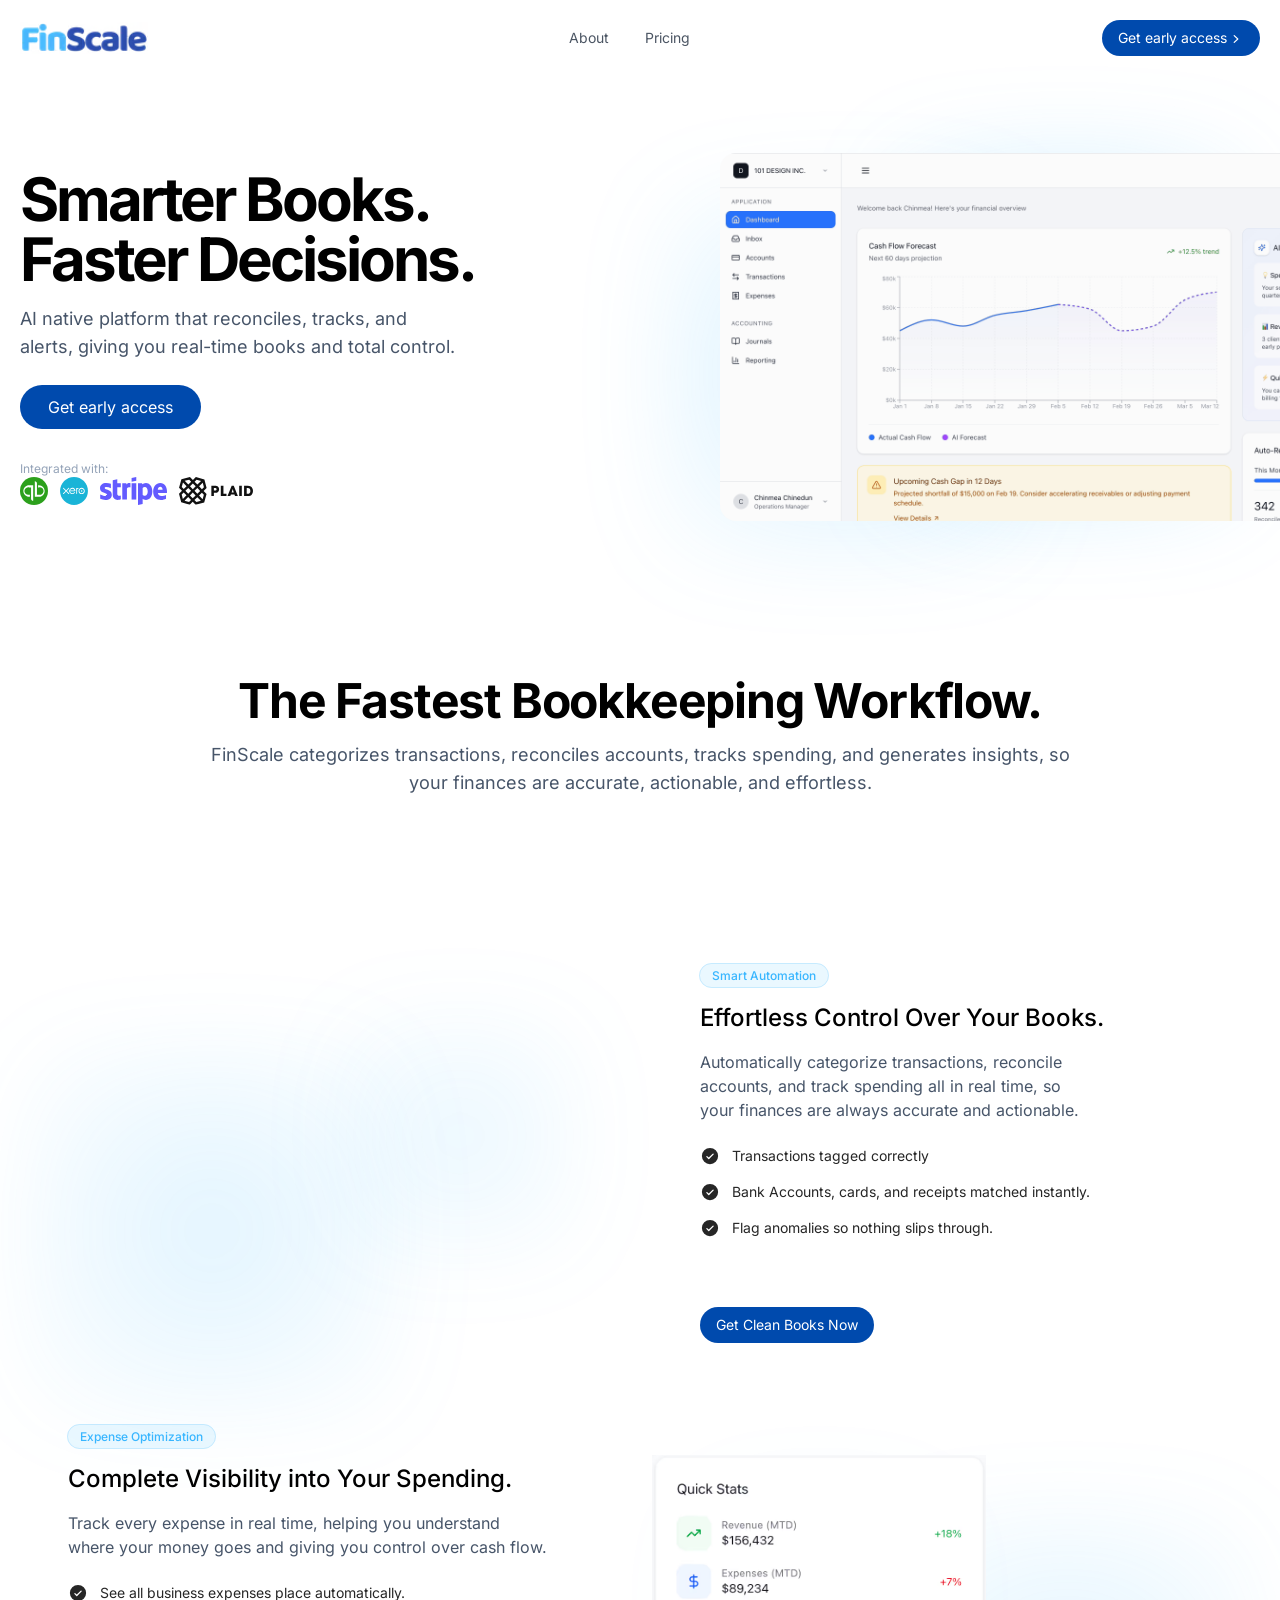
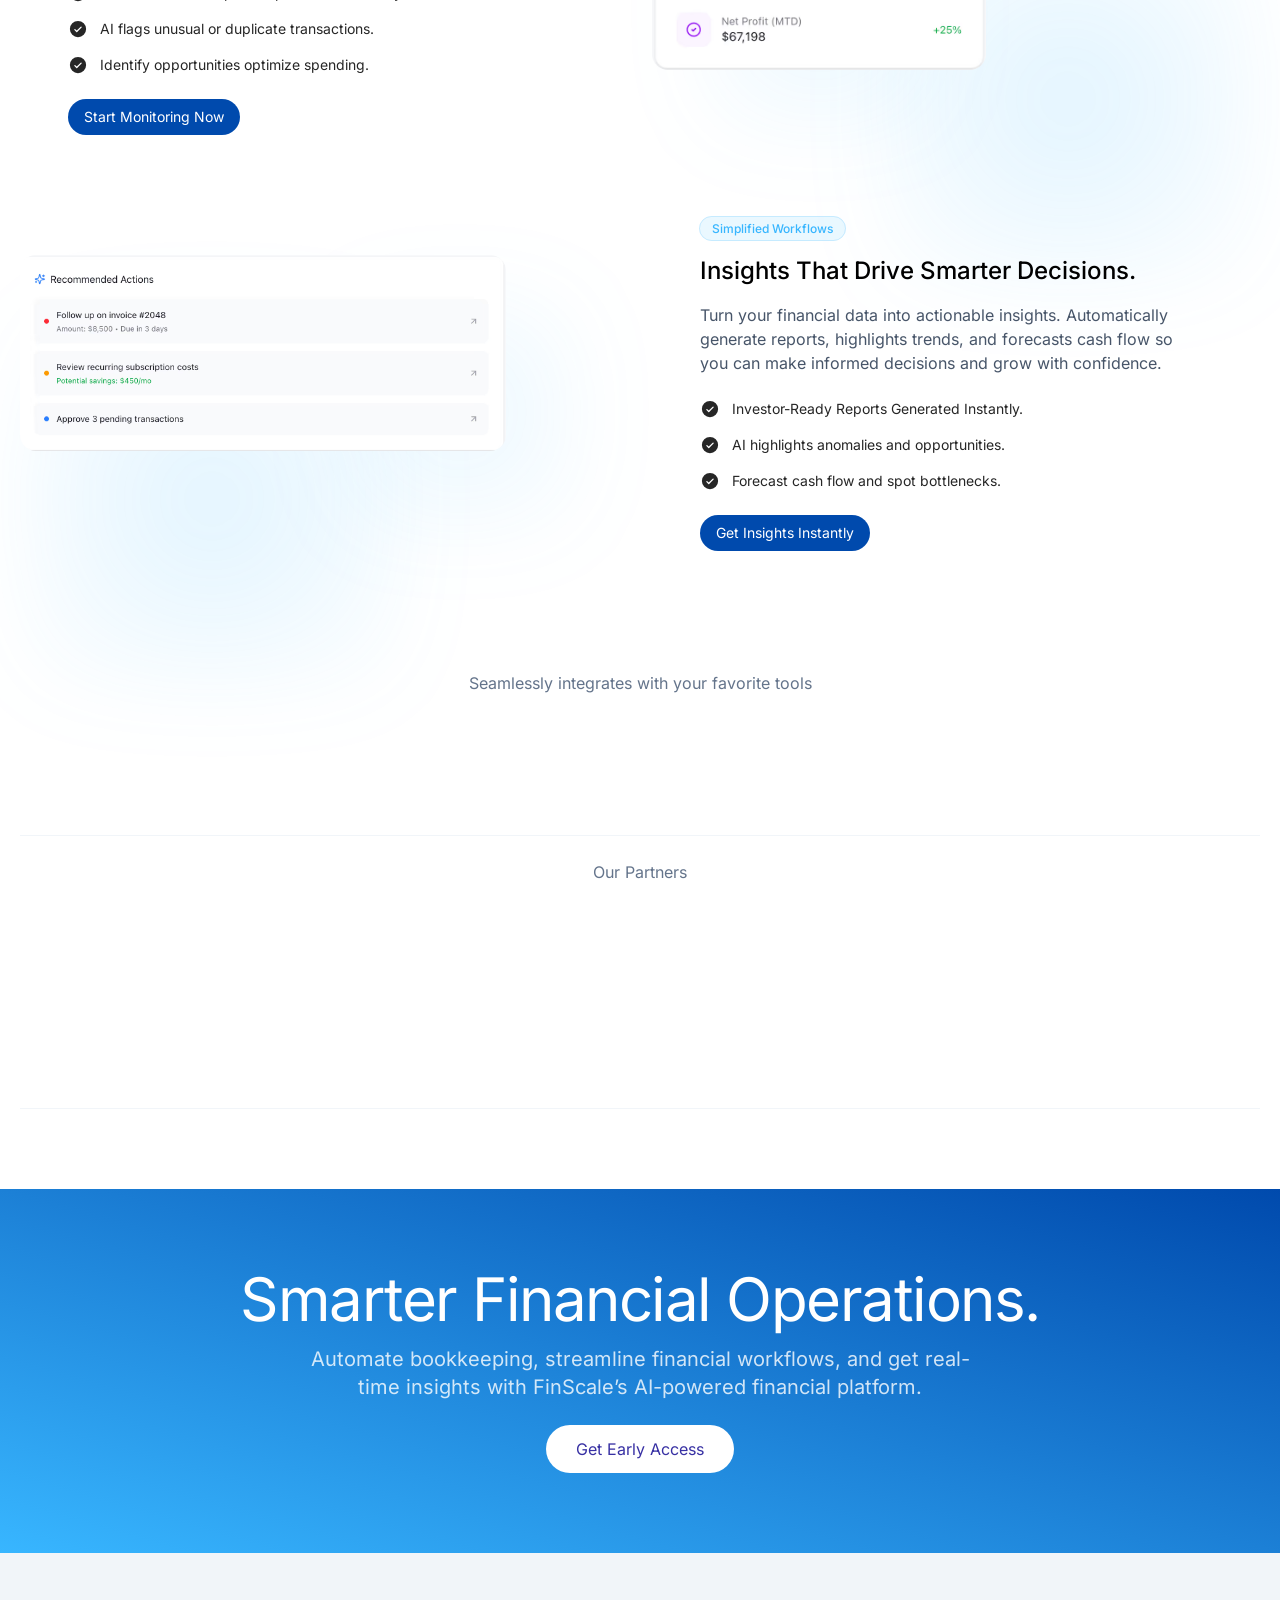
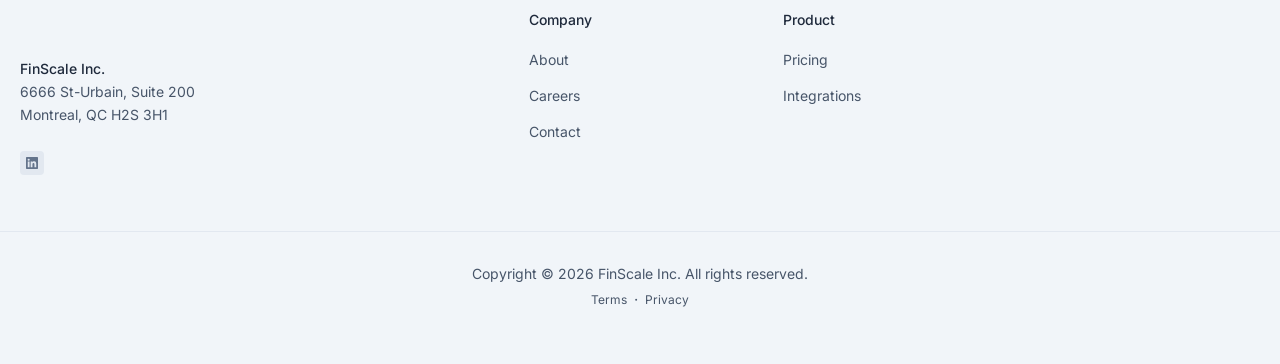
<file: index.html>
<!DOCTYPE html><html lang="en"> <head><meta charset="UTF-8"><meta name="viewport" content="width=device-width"><link rel="icon" type="image/svg+xml" href="/favicon.ico"><meta name="generator" content="Astro v5.18.1"><title>FinScale - Smarter Books. Faster Descisions</title><link rel="canonical" href="https://finscale.ai/"><meta name="description" content="FinScale - Smarter Books. Faster Descisions"><meta name="robots" content="index, follow"><meta property="og:title" content="FinScale - Smarter Books. Faster Descisions"><meta property="og:type" content="website"><meta property="og:image" content="https://finscale.ai/opengraph.jpg"><meta property="og:url" content="https://finscale.ai/"><meta property="og:image:url" content="https://finscale.ai/opengraph.jpg"><meta property="og:image:alt" content="Astroship Homepage Screenshot"><meta name="twitter:card" content="summary_large_image"><meta name="twitter:site" content="@web3templates"><meta name="twitter:creator" content="@surjithctly"><!-- Google Analytics 4 --><script async src="https://www.googletagmanager.com/gtag/js?id=G-W664R9090F"></script><script>
      window.dataLayer = window.dataLayer || [];
      function gtag() {
        dataLayer.push(arguments);
      }
      gtag("js", new Date());
      gtag("config", "G-W664R9090F");
    </script><!-- Enable this if you want to use Astro ViewTransitions  --><meta name="astro-view-transitions-enabled" content="true"><meta name="astro-view-transitions-fallback" content="animate"><script type="module" src="/_astro/ClientRouter.astro_astro_type_script_index_0_lang.CDGfc0hd.js"></script><link rel="stylesheet" href="/_astro/about.DvIa8Y_E.css">
<style>.astro-route-announcer{position:absolute;left:0;top:0;clip:rect(0 0 0 0);clip-path:inset(50%);overflow:hidden;white-space:nowrap;width:1px;height:1px}.astronav-sticky-header[data-astro-cid-itfz4qi6]{transition:all .3s ease;-webkit-transition:all .3s ease;will-change:transform}@keyframes astroFadeInOut{0%{opacity:1}to{opacity:0}}@keyframes astroFadeIn{0%{opacity:0;mix-blend-mode:plus-lighter}to{opacity:1;mix-blend-mode:plus-lighter}}@keyframes astroFadeOut{0%{opacity:1;mix-blend-mode:plus-lighter}to{opacity:0;mix-blend-mode:plus-lighter}}@keyframes astroSlideFromRight{0%{transform:translate(100%)}}@keyframes astroSlideFromLeft{0%{transform:translate(-100%)}}@keyframes astroSlideToRight{to{transform:translate(100%)}}@keyframes astroSlideToLeft{to{transform:translate(-100%)}}@media (prefers-reduced-motion){::view-transition-group(*),::view-transition-old(*),::view-transition-new(*){animation:none!important}[data-astro-transition-scope]{animation:none!important}}@font-face{font-family:Inter Variable;font-style:normal;font-display:swap;font-weight:100 900;src:url(/_astro/inter-cyrillic-ext-wght-normal.BOeWTOD4.woff2) format("woff2-variations");unicode-range:U+0460-052F,U+1C80-1C8A,U+20B4,U+2DE0-2DFF,U+A640-A69F,U+FE2E-FE2F}@font-face{font-family:Inter Variable;font-style:normal;font-display:swap;font-weight:100 900;src:url(/_astro/inter-cyrillic-wght-normal.DqGufNeO.woff2) format("woff2-variations");unicode-range:U+0301,U+0400-045F,U+0490-0491,U+04B0-04B1,U+2116}@font-face{font-family:Inter Variable;font-style:normal;font-display:swap;font-weight:100 900;src:url(/_astro/inter-greek-ext-wght-normal.DlzME5K_.woff2) format("woff2-variations");unicode-range:U+1F00-1FFF}@font-face{font-family:Inter Variable;font-style:normal;font-display:swap;font-weight:100 900;src:url(/_astro/inter-greek-wght-normal.CkhJZR-_.woff2) format("woff2-variations");unicode-range:U+0370-0377,U+037A-037F,U+0384-038A,U+038C,U+038E-03A1,U+03A3-03FF}@font-face{font-family:Inter Variable;font-style:normal;font-display:swap;font-weight:100 900;src:url(/_astro/inter-vietnamese-wght-normal.CBcvBZtf.woff2) format("woff2-variations");unicode-range:U+0102-0103,U+0110-0111,U+0128-0129,U+0168-0169,U+01A0-01A1,U+01AF-01B0,U+0300-0301,U+0303-0304,U+0308-0309,U+0323,U+0329,U+1EA0-1EF9,U+20AB}@font-face{font-family:Inter Variable;font-style:normal;font-display:swap;font-weight:100 900;src:url(/_astro/inter-latin-ext-wght-normal.DO1Apj_S.woff2) format("woff2-variations");unicode-range:U+0100-02BA,U+02BD-02C5,U+02C7-02CC,U+02CE-02D7,U+02DD-02FF,U+0304,U+0308,U+0329,U+1D00-1DBF,U+1E00-1E9F,U+1EF2-1EFF,U+2020,U+20A0-20AB,U+20AD-20C0,U+2113,U+2C60-2C7F,U+A720-A7FF}@font-face{font-family:Inter Variable;font-style:normal;font-display:swap;font-weight:100 900;src:url(/_astro/inter-latin-wght-normal.Dx4kXJAl.woff2) format("woff2-variations");unicode-range:U+0000-00FF,U+0131,U+0152-0153,U+02BB-02BC,U+02C6,U+02DA,U+02DC,U+0304,U+0308,U+0329,U+2000-206F,U+20AC,U+2122,U+2191,U+2193,U+2212,U+2215,U+FEFF,U+FFFD}img{content-visibility:auto}details>summary.list-none::-webkit-details-marker,details>summary.list-none::marker{display:none}
</style><style>[data-astro-transition-scope="astro-o7bz76pi-1"] { view-transition-name: astro-o7bz76pi-1; }@layer astro { ::view-transition-old(astro-o7bz76pi-1) { animation: none; opacity: 0; mix-blend-mode: normal; }::view-transition-new(astro-o7bz76pi-1) { animation: none; mix-blend-mode: normal; }::view-transition-group(astro-o7bz76pi-1) { animation: none } }[data-astro-transition-fallback="old"] [data-astro-transition-scope="astro-o7bz76pi-1"],
			[data-astro-transition-fallback="old"][data-astro-transition-scope="astro-o7bz76pi-1"] { animation: none; mix-blend-mode: normal; }[data-astro-transition-fallback="new"] [data-astro-transition-scope="astro-o7bz76pi-1"],
			[data-astro-transition-fallback="new"][data-astro-transition-scope="astro-o7bz76pi-1"] { animation: none; mix-blend-mode: normal; }</style></head> <body> <header class="astronav-sticky-header sticky top-0 border-b z-20 transition-all py-5 border-transparent" data-astro-cid-itfz4qi6>  <div class="max-w-screen-xl mx-auto px-5">  <div class="flex flex-col lg:flex-row justify-between items-center relative z-10" data-astro-transition-scope="astro-o7bz76pi-1"> <!-- <Astronav>
          <div class="flex w-full lg:w-auto items-center justify-between">
            <a
              href="/"
              class="text-lg flex items-center transition focus-visible:ring-2 focus-visible:ring-offset-2 focus-visible:ring-indigo-500 focus-visible:outline-none focus-visible:shadow-outline-indigo rounded-full px-2 -ml-2"
              ><span class="font-bold text-indigo-600">Fin</span><span
                class="text-slate-600">Scale</span
              >
              <span
                class="uppercase mt-0.5 leading-none text-[10px] ml-1 font-bold bg-gray-200 text-slate-700 px-2 py-1 rounded-md"
                >AI</span
              >
            </a>
            <div class="block lg:hidden">
              <MenuIcon class="w-4 h-4 text-gray-800" />
            </div>
          </div> -->  <div class="flex w-full lg:w-auto items-center justify-between"> <a href="/" class="flex items-center transition focus-visible:ring-2 focus-visible:ring-offset-2 focus-visible:ring-indigo-500 focus-visible:outline-none focus-visible:shadow-outline-indigo rounded-full px-2 -ml-2"> <picture> <source srcset="/_astro/fs-logo-new_960.BbjI-kse_ZjPi49.avif 120w, /_astro/fs-logo-new_960.BbjI-kse_1WxCNd.avif 160w" type="image/avif" sizes="120px"><source srcset="/_astro/fs-logo-new_960.BbjI-kse_2V7ix.webp 120w, /_astro/fs-logo-new_960.BbjI-kse_2kk3aT.webp 160w" type="image/webp" sizes="120px">  <img src="/_astro/fs-logo-new_960.BbjI-kse_1dvawI.png" srcset="/_astro/fs-logo-new_960.BbjI-kse_Z1rCBlq.png 120w, /_astro/fs-logo-new_960.BbjI-kse_OKjvV.png 160w" alt="FinScale Logo" sizes="120px" loading="lazy" decoding="async" fetchpriority="auto" width="960" height="237" class="h-8 w-auto"> </picture> </a> <div class="block lg:hidden"> <button id="astronav-menu" aria-label="Toggle Menu">  <svg fill="currentColor" class="w-4 h-4 text-gray-800" width="24" height="24" viewBox="0 0 24 24" xmlns="http://www.w3.org/2000/svg"> <title>Toggle Menu</title> <path class="astronav-close-icon astronav-toggle hidden" fill-rule="evenodd" clip-rule="evenodd" d="M18.278 16.864a1 1 0 01-1.414 1.414l-4.829-4.828-4.828 4.828a1 1 0 01-1.414-1.414l4.828-4.829-4.828-4.828a1 1 0 011.414-1.414l4.829 4.828 4.828-4.828a1 1 0 111.414 1.414l-4.828 4.829 4.828 4.828z"></path> <path class="astronav-open-icon astronav-toggle" fill-rule="evenodd" d="M4 5h16a1 1 0 010 2H4a1 1 0 110-2zm0 6h16a1 1 0 010 2H4a1 1 0 010-2zm0 6h16a1 1 0 010 2H4a1 1 0 010-2z"></path> </svg>  </button> </div> </div> <nav class="astronav-items astronav-toggle hidden w-full lg:w-auto mt-2 lg:flex lg:mt-0">  <ul class="flex flex-col lg:flex-row lg:gap-3"> <li> <a href="/about" class="flex lg:px-3 py-2 text-sm text-gray-600 hover:text-indigo-600 focus-visible:ring-2 focus-visible:ring-offset-2 transition focus-visible:ring-indigo-500 focus-visible:outline-none focus-visible:shadow-outline-indigo rounded-full"> About </a> </li><li> <a href="/pricing" class="flex lg:px-3 py-2 text-sm text-gray-600 hover:text-indigo-600 focus-visible:ring-2 focus-visible:ring-offset-2 transition focus-visible:ring-indigo-500 focus-visible:outline-none focus-visible:shadow-outline-indigo rounded-full"> Pricing </a> </li> </ul> <div class="lg:hidden flex items-center mt-3 gap-4"> <!-- <Link href="#" style="muted" block size="md">Log in</Link> --> <a href="/demo" class="rounded-full text-center transition focus-visible:ring-2 focus-visible:ring-offset-2 focus-visible:ring-indigo-500 focus-visible:outline-none focus-visible:shadow-outline-indigo w-full px-5 py-2 bg-[#004aad] text-white hover:bg-[#38b6ff]">Get early access </a> </div>  </nav>  <script>(function(){const closeOnClick = false;

["DOMContentLoaded", "astro:after-swap"].forEach((event) => {
  document.addEventListener(event, addListeners);
});

// Function to clone and replace elements
function cloneAndReplace(element) {
  const clone = element.cloneNode(true);
  element.parentNode.replaceChild(clone, element);
}

function addListeners() {
  // Clean up existing listeners
  const oldMenuButton = document.getElementById("astronav-menu");
  if (oldMenuButton) {
    cloneAndReplace(oldMenuButton);
  }

  const oldDropdownMenus = document.querySelectorAll(".astronav-dropdown");
  oldDropdownMenus.forEach((menu) => {
    cloneAndReplace(menu);
  });

  // Mobile nav toggle
  const menuButton = document.getElementById("astronav-menu");
  menuButton && menuButton.addEventListener("click", toggleMobileNav);

  // Dropdown menus
  const dropdownMenus = document.querySelectorAll(".astronav-dropdown");
  dropdownMenus.forEach((menu) => {
    const button = menu.querySelector("button");
    button &&
      button.addEventListener("click", (event) =>
        toggleDropdownMenu(event, menu, dropdownMenus)
      );

    // Handle Submenu Dropdowns
    const dropDownSubmenus = menu.querySelectorAll(
      ".astronav-dropdown-submenu"
    );

    dropDownSubmenus.forEach((submenu) => {
      const submenuButton = submenu.querySelector("button");
      submenuButton &&
        submenuButton.addEventListener("click", (event) => {
          event.stopImmediatePropagation();
          toggleSubmenuDropdown(event, submenu);
        });
    });
  });

  // Clicking away from dropdown will remove the dropdown class
  document.addEventListener("click", closeAllDropdowns);

  if (closeOnClick) {
    handleCloseOnClick();
  }
}

function toggleMobileNav() {
  [...document.querySelectorAll(".astronav-toggle")].forEach((el) => {
    el.classList.toggle("hidden");
  });
}

function toggleDropdownMenu(event, menu, dropdownMenus) {
  toggleMenu(menu);

  // Close one dropdown when selecting another
  Array.from(dropdownMenus)
    .filter((el) => el !== menu && !menu.contains(el))
    .forEach(closeMenu);

  event.stopPropagation();
}

function toggleSubmenuDropdown(event, submenu) {
  event.stopPropagation();
  toggleMenu(submenu);

  // Close sibling submenus at the same nesting level
  const siblingSubmenus = submenu
    .closest(".astronav-dropdown")
    .querySelectorAll(".astronav-dropdown-submenu");
  Array.from(siblingSubmenus)
    .filter((el) => el !== submenu && !submenu.contains(el))
    .forEach(closeMenu);
}

function closeAllDropdowns(event) {
  const dropdownMenus = document.querySelectorAll(".dropdown-toggle");
  const dropdownParent = document.querySelectorAll(
    ".astronav-dropdown, .astronav-dropdown-submenu"
  );
  const isButtonInsideDropdown = [
    ...document.querySelectorAll(
      `.astronav-dropdown button, .astronav-dropdown label, .astronav-dropdown input,
	  .astronav-dropdown-submenu button, .astronav-dropdown-submenu label, .astronav-dropdown-submenu input,
	  #astronav-menu`
    ),
  ].some((button) => button.contains(event.target));
  if (!isButtonInsideDropdown) {
    dropdownMenus.forEach((d) => {
      // console.log("I ran", d);
      // if (!d.contains(event.target)) {
      d.classList.remove("open");
      d.removeAttribute("open");
      d.classList.add("hidden");
      // }
    });
    dropdownParent.forEach((d) => {
      d.classList.remove("open");
      d.removeAttribute("open");
      d.setAttribute("aria-expanded", "false");
    });
  }
}

function toggleMenu(menu) {
  menu.classList.toggle("open");
  const expanded = menu.getAttribute("aria-expanded") === "true";
  menu.setAttribute("aria-expanded", expanded ? "false" : "true");
  menu.hasAttribute("open")
    ? menu.removeAttribute("open")
    : menu.setAttribute("open", "");

  const dropdownToggle = menu.querySelector(".dropdown-toggle");
  const dropdownExpanded = dropdownToggle.getAttribute("aria-expanded");
  dropdownToggle.classList.toggle("hidden");
  dropdownToggle.setAttribute(
    "aria-expanded",
    dropdownExpanded === "true" ? "false" : "true"
  );
}

function closeMenu(menu) {
  // console.log("closing", menu);
  menu.classList.remove("open");
  menu.removeAttribute("open");
  menu.setAttribute("aria-expanded", "false");
  const dropdownToggles = menu.querySelectorAll(".dropdown-toggle");
  dropdownToggles.forEach((toggle) => {
    toggle.classList.add("hidden");
    toggle.setAttribute("aria-expanded", "false");
  });
}

function handleCloseOnClick() {
  const navMenuItems = document.querySelector(".astronav-items");
  const navToggle = document.getElementById("astronav-menu");
  const navLink = navMenuItems && navMenuItems.querySelectorAll("a");

  const MenuIcons = navToggle.querySelectorAll(".astronav-toggle");

  navLink &&
    navLink.forEach((item) => {
      item.addEventListener("click", () => {
        navMenuItems?.classList.add("hidden");
        MenuIcons.forEach((el) => {
          el.classList.toggle("hidden");
        });
      });
    });
}
})();</script> <div> <div class="hidden lg:flex items-center gap-4"> <!-- <a
              href="#"
              class="text-sm px-2 py-1 transition focus-visible:ring-2 focus-visible:ring-offset-2 focus-visible:ring-indigo-500 focus-visible:outline-none focus-visible:shadow-outline-indigo rounded-full"
              >Log in</a
            > --> <a href="/demo" class="rounded-full text-center transition focus-visible:ring-2 focus-visible:ring-offset-2 focus-visible:ring-indigo-500 focus-visible:outline-none focus-visible:shadow-outline-indigo px-4 py-2 text-sm bg-[#004aad] text-white hover:bg-[#38b6ff] inline-flex items-center group gap-px"> <span>Get early access</span> <svg xmlns="http://www.w3.org/2000/svg" viewBox="0 0 20 20" fill="currentColor" class="w-4 h-4 mt-px group-hover:translate-x-1 transition-transform"> <path fill-rule="evenodd" d="M7.21 14.77a.75.75 0 01.02-1.06L11.168 10 7.23 6.29a.75.75 0 111.04-1.08l4.5 4.25a.75.75 0 010 1.08l-4.5 4.25a.75.75 0 01-1.06-.02z" clip-rule="evenodd"></path> </svg>  </a> </div> </div> </div>  </div>  </header> <script data-astro-rerun>(function(){const scrollY = 130;
const defaultClass = "py-5 border-transparent";
const activeClass = "py-2 bg-white/80 border-gray-200 backdrop-blur-lg";

  // @ts-nocheck
  let lastKnownScrollPosition = 0;
  let ticking = false;

  const header = document.querySelector(".astronav-sticky-header");

  // Define two different scroll positions
  const addScrollY = Math.max(scrollY, 50); // Scroll position to add active class
  const removeScrollY = Math.max(scrollY - 50, 10); // Scroll position to remove active class

  function updateAnimation(scrollPos) {
    if (scrollPos > addScrollY) {
      header.classList.remove(...defaultClass.split(" "));
      header.classList.add("is-active", ...activeClass.split(" "));
      header.setAttribute("active", "");
    } else if (scrollPos < removeScrollY) {
      header.classList.remove("is-active", ...activeClass.split(" "));
      header.classList.add(...defaultClass.split(" "));
      header.removeAttribute("active");
    }
  }

  window.addEventListener("scroll", function () {
    lastKnownScrollPosition = window.scrollY;
    if (!ticking) {
      window.requestAnimationFrame(function () {
        updateAnimation(lastKnownScrollPosition);
        ticking = false;
      });

      ticking = true;
    }
  });
})();</script>  <!--
<script>
  // @ts-nocheck
  let lastKnownScrollPosition = 0;
  let ticking = false;
  const header = document.querySelector(".astronav-sticky-header");
  const animDiv = header.querySelector(".padding-anim");
  const defaultClass = "py-[20px] border-transparent";
  const activeClass = "py-[8px] bg-white border-gray-200";

  // Define two different scroll positions
  const addScrollY = 100;   // Scroll position to add active class
  const removeScrollY = 50; // Scroll position to remove active class

  function updateAnimation(scrollPos) {
    if (scrollPos > addScrollY) {
      animDiv.classList.remove(...defaultClass.split(" "));
      animDiv.classList.add("is-active", ...activeClass.split(" "));
      animDiv.setAttribute("active", "");
    } else if (scrollPos < removeScrollY) {
      animDiv.classList.remove("is-active", ...activeClass.split(" "));
      animDiv.classList.add(...defaultClass.split(" "));
      animDiv.removeAttribute("active");
    }
  }

  window.addEventListener("scroll", function () {
    lastKnownScrollPosition = window.scrollY;

    if (!ticking) {
      window.requestAnimationFrame(function () {
        updateAnimation(lastKnownScrollPosition);
        ticking = false;
      });

      ticking = true;
    }
  });
</script> -->  <div class="overflow-x-clip pt-12 md:pt-16"> <div class="max-w-screen-xl mx-auto px-5">  <main class="grid lg:grid-cols-5 place-items-center relative gap-12 lg:gap-16"> <div class="absolute w-96 h-96 blur-2xl -z-10 bg-gradient-radial from-fslight/30 right-0 top-0"></div> <div class="absolute w-96 h-96 blur-2xl -z-10 bg-gradient-radial from-fslight/20 right-56 top-10"></div> <div class="max-w-2xl md:max-w-max lg:col-span-2"> <h1 class="text-3xl lg:text-4xl xl:text-6xl font-bold lg:tracking-tight xl:tracking-tighter text-center lg:text-start whitespace-nowrap">
Smarter Books.<br>Faster Decisions.
</h1> <p class="text-lg mt-4 max-w-lg text-slate-600 [text-wrap:balance] text-center lg:text-start">
AI native platform that reconciles, tracks, and alerts, giving you real-time books and total control.
</p> <div class="mt-6 flex flex-col sm:flex-row sm:justify-center lg:justify-start gap-3"> <a href="/demo" class="rounded-full text-center transition focus-visible:ring-2 focus-visible:ring-offset-2 focus-visible:ring-indigo-500 focus-visible:outline-none focus-visible:shadow-outline-indigo px-7 py-2.5 bg-[#004aad] text-white hover:bg-[#38b6ff] flex gap-1 items-center justify-center">
Get early access
 </a> </div> <div class="mt-8 text-xs text-slate-400 text-center lg:text-start">
Integrated with:
</div> <div class="flex gap-x-3 items-center justify-center lg:justify-start" aria-label="Integrated logos"> <div> <picture> <source srcset="/_astro/quickbooks_sm_colour.BLOF-sBH_ZiS9DB.svg" type="image/svg+xml"><source srcset="/_astro/quickbooks_sm_colour.BLOF-sBH_ZiS9DB.svg" type="image/svg+xml"><source srcset="/_astro/quickbooks_sm_colour.BLOF-sBH_ZiS9DB.svg" type="image/svg+xml">  <img src="/_astro/quickbooks_sm_colour.BLOF-sBH_ZiS9DB.svg" alt="QuickBooks Integration" loading="lazy" decoding="async" fetchpriority="auto" width="2500" height="2500" class="h-5 md:h-7 w-auto object-contain"> </picture> </div><div> <picture> <source srcset="/_astro/xero_colour.EVLFwNsG_Z6jut1.svg" type="image/svg+xml"><source srcset="/_astro/xero_colour.EVLFwNsG_Z6jut1.svg" type="image/svg+xml"><source srcset="/_astro/xero_colour.EVLFwNsG_Z6jut1.svg" type="image/svg+xml">  <img src="/_astro/xero_colour.EVLFwNsG_Z6jut1.svg" alt="Xero Integration" loading="lazy" decoding="async" fetchpriority="auto" width="787" height="787" class="h-5 md:h-7 w-auto object-contain"> </picture> </div><div> <picture> <source srcset="/_astro/stripe_colour.BM2PBC_E_2v0LtT.svg" type="image/svg+xml"><source srcset="/_astro/stripe_colour.BM2PBC_E_2v0LtT.svg" type="image/svg+xml"><source srcset="/_astro/stripe_colour.BM2PBC_E_2v0LtT.svg" type="image/svg+xml">  <img src="/_astro/stripe_colour.BM2PBC_E_2v0LtT.svg" alt="Stripe Integration" loading="lazy" decoding="async" fetchpriority="auto" width="360" height="150" class="h-5 md:h-7 w-auto object-contain"> </picture> </div><div> <picture> <source srcset="/_astro/plaid.DH97XLFd_ZDkOsv.svg" type="image/svg+xml"><source srcset="/_astro/plaid.DH97XLFd_ZDkOsv.svg" type="image/svg+xml"><source srcset="/_astro/plaid.DH97XLFd_ZDkOsv.svg" type="image/svg+xml">  <img src="/_astro/plaid.DH97XLFd_ZDkOsv.svg" alt="Plaid Integration" loading="lazy" decoding="async" fetchpriority="auto" width="126" height="48" class="h-5 md:h-7 w-auto object-contain"> </picture> </div> </div> </div> <div class="py-3 lg:col-span-3 lg:-mr-44 flex justify-end"> <img src="/_astro/hero-fs.CpIEThzb.gif" alt="Astronaut in the air" loading="eager" fetchpriority="high" class="w-[80%] rounded-2xl"> </div> </main>  </div> </div> <div class="mt-32"> <div class="max-w-screen-xl mx-auto px-5">  <div class="max-w-4xl mx-auto flex flex-col items-center justify-center mt-24"> <!-- <Badge color="purple">TWO-COL FEATURES</Badge> --> <h2 class="text-4xl lg:text-5xl font-bold lg:tracking-tight mt-4 text-center">
The Fastest Bookkeeping Workflow.
</h2> <p class="text-lg mt-4 text-slate-600 text-center [text-wrap:pretty]">
FinScale categorizes transactions, reconciles accounts, tracks spending,
    and generates insights, so your finances are accurate, actionable, and effortless.
</p> </div> <div class="grid md:grid-cols-2 py-10 mt-20 gap-6"> <div class="grid place-items-center relative order-2 md:order-1 md:pt-12"> <div class="absolute w-96 h-96 blur-2xl -z-10 bg-gradient-radial from-fslight/15 left-0 top-1/3"></div> <div class="absolute w-64 h-64 blur-2xl -z-10 bg-gradient-radial from-fslight/10 right-10 top-1/4"></div> <picture> <source srcset="/_astro/categorized.B-fvCXX9_Z8yN00.avif" type="image/avif"><source srcset="/_astro/categorized.B-fvCXX9_1g7MSt.webp" type="image/webp">  <img src="/_astro/categorized.B-fvCXX9_ugoVT.png" alt="Feature Image" loading="lazy" decoding="async" fetchpriority="auto" width="1582" height="1036" class="rounded-2xl w-[80%]"> </picture> </div> <div class="grid place-items-center order-1 md:order-2"> <div class="max-w-lg"> <span class="bg-[#38b6ff]/10 border-[#38b6ff]/20 border text-[#38b6ff] -ml-px rounded-full text-xs font-medium px-3 py-1 "> Smart Automation </span> <h3 class="text-2xl font-medium mt-4 [text-wrap:balance]">
Effortless Control Over Your Books.
</h3> <p class="mt-4 text-slate-600 [text-wrap:balance]">
Automatically categorize transactions, reconcile accounts, and
        track spending all in real time, so your finances are always accurate and actionable.
</p> <ul class="grid mt-6 text-left gap-y-4"> <li class="flex items-center gap-3 text-neutral-800"> <svg width="1em" height="1em" class="w-5 h-5" data-icon="ph:check-circle-fill">   <symbol id="ai:ph:check-circle-fill" viewBox="0 0 256 256"><path fill="currentColor" d="M128 24a104 104 0 1 0 104 104A104.11 104.11 0 0 0 128 24m45.66 85.66l-56 56a8 8 0 0 1-11.32 0l-24-24a8 8 0 0 1 11.32-11.32L112 148.69l50.34-50.35a8 8 0 0 1 11.32 11.32"/></symbol><use href="#ai:ph:check-circle-fill"></use>  </svg> <span class="text-sm">Transactions tagged correctly</span> </li> <li class="flex items-center gap-3 text-neutral-800"> <svg width="1em" height="1em" viewBox="0 0 256 256" class="w-5 h-5" data-icon="ph:check-circle-fill">   <use href="#ai:ph:check-circle-fill"></use>  </svg> <span class="text-sm">Bank Accounts, cards, and receipts matched instantly.</span> </li> <li class="flex items-center gap-3 text-neutral-800"> <svg width="1em" height="1em" viewBox="0 0 256 256" class="w-5 h-5" data-icon="ph:check-circle-fill">   <use href="#ai:ph:check-circle-fill"></use>  </svg> <span class="text-sm">Flag anomalies so nothing slips through.</span> </li> </ul> </div> </div> <div class="grid place-items-center order-3 md:col-start-2"> <div class="max-w-lg w-full flex items-center justify-start gap-4"> <a href="/demo" class="rounded-full text-center transition focus-visible:ring-2 focus-visible:ring-offset-2 focus-visible:ring-indigo-500 focus-visible:outline-none focus-visible:shadow-outline-indigo px-4 py-2 text-sm bg-[#004aad] text-white hover:bg-[#38b6ff] inline-flex items-center group gap-px"> <span>Get Clean Books Now</span>  </a> </div> </div> </div> <div class="grid md:grid-cols-2 py-10 gap-6"> <div class="flex justify-end pb-10 md:pb-0 relative order-2"> <div class="absolute w-96 h-96 blur-2xl -z-10 bg-gradient-radial from-fslight/15 right-0 top-1/3"></div> <div class="absolute w-64 h-64 blur-2xl -z-10 bg-gradient-radial from-fslight/10 left-10 top-1/4"></div> <picture> <source srcset="/_astro/quick-stats.CVD56Dxi_BJ2cH.avif" type="image/avif"><source srcset="/_astro/quick-stats.CVD56Dxi_MkFpb.webp" type="image/webp">  <img src="/_astro/quick-stats.CVD56Dxi_Z1PEorl.png" alt="Feature Image" loading="lazy" decoding="async" fetchpriority="auto" width="776" height="500" class="rounded-2xl w-[55%] pt-8"> </picture> </div> <div class="grid place-items-center order-1 md:order-none"> <div class="max-w-lg"> <span class="bg-[#38b6ff]/10 border-[#38b6ff]/20 border text-[#38b6ff] -ml-px rounded-full text-xs font-medium px-3 py-1 "> Expense Optimization </span> <h3 class="text-2xl font-medium mt-4 [text-wrap:balance]">
Complete Visibility into Your Spending.
</h3> <p class="mt-4 text-slate-600 [text-wrap:balance]">
Track every expense in real time, helping you
        understand where your money goes and giving you control over cash flow.
</p> <ul class="grid mt-6 text-left gap-y-4"> <li class="flex items-center gap-3 text-neutral-800"> <svg width="1em" height="1em" viewBox="0 0 256 256" class="w-5 h-5" data-icon="ph:check-circle-fill">   <use href="#ai:ph:check-circle-fill"></use>  </svg> <span class="text-sm">See all business expenses place automatically.</span> </li> <li class="flex items-center gap-3 text-neutral-800"> <svg width="1em" height="1em" viewBox="0 0 256 256" class="w-5 h-5" data-icon="ph:check-circle-fill">   <use href="#ai:ph:check-circle-fill"></use>  </svg> <span class="text-sm">AI flags unusual or duplicate transactions.</span> </li> <li class="flex items-center gap-3 text-neutral-800"> <svg width="1em" height="1em" viewBox="0 0 256 256" class="w-5 h-5" data-icon="ph:check-circle-fill">   <use href="#ai:ph:check-circle-fill"></use>  </svg> <span class="text-sm">Identify opportunities optimize spending.</span> </li> </ul> </div> </div> <div class="grid place-items-center order-3"> <div class="max-w-lg w-full flex items-center justify-start gap-4"> <a href="/demo" class="rounded-full text-center transition focus-visible:ring-2 focus-visible:ring-offset-2 focus-visible:ring-indigo-500 focus-visible:outline-none focus-visible:shadow-outline-indigo px-4 py-2 text-sm bg-[#004aad] text-white hover:bg-[#38b6ff] inline-flex items-center group gap-px"> <span>Start Monitoring Now</span>  </a> </div> </div> </div> <div class="grid md:grid-cols-2 py-10 gap-6"> <div class="grid place-items-center relative order-2 md:order-1"> <div class="absolute w-96 h-96 blur-2xl -z-10 bg-gradient-radial from-fslight/15 left-0 top-1/3"></div> <div class="absolute w-64 h-64 blur-2xl -z-10 bg-gradient-radial from-fslight/10 right-10 top-1/4"></div> <picture> <source srcset="/_astro/actions.B5nJUOou_7ifDi.avif" type="image/avif"><source srcset="/_astro/actions.B5nJUOou_Zk7Ifv.webp" type="image/webp">  <img src="/_astro/actions.B5nJUOou_Z2ob46j.png" alt="Feature Image" loading="lazy" decoding="async" fetchpriority="auto" width="1576" height="634" class="rounded-2xl w-[80%]"> </picture> </div> <div class="grid place-items-center order-1 md:order-2"> <div class="max-w-lg"> <span class="bg-[#38b6ff]/10 border-[#38b6ff]/20 border text-[#38b6ff] -ml-px rounded-full text-xs font-medium px-3 py-1 "> Simplified Workflows </span> <h3 class="text-2xl font-medium mt-4 [text-wrap:balance]">
Insights That Drive Smarter Decisions.
</h3> <p class="mt-4 text-slate-600 [text-wrap:balance]">
Turn your financial data into actionable insights. Automatically generate reports, highlights trends, and forecasts cash flow
        so you can make informed decisions and grow with confidence.
</p> <ul class="grid mt-6 text-left gap-y-4"> <li class="flex items-center gap-3 text-neutral-800"> <svg width="1em" height="1em" viewBox="0 0 256 256" class="w-5 h-5" data-icon="ph:check-circle-fill">   <use href="#ai:ph:check-circle-fill"></use>  </svg> <span class="text-sm">Investor-Ready Reports Generated Instantly.</span> </li> <li class="flex items-center gap-3 text-neutral-800"> <svg width="1em" height="1em" viewBox="0 0 256 256" class="w-5 h-5" data-icon="ph:check-circle-fill">   <use href="#ai:ph:check-circle-fill"></use>  </svg> <span class="text-sm">AI highlights anomalies and opportunities.</span> </li> <li class="flex items-center gap-3 text-neutral-800"> <svg width="1em" height="1em" viewBox="0 0 256 256" class="w-5 h-5" data-icon="ph:check-circle-fill">   <use href="#ai:ph:check-circle-fill"></use>  </svg> <span class="text-sm">Forecast cash flow and spot bottlenecks.</span> </li> </ul> </div> </div> <div class="grid place-items-center order-3 md:col-start-2"> <div class="max-w-lg w-full flex items-center justify-start gap-4"> <a href="/demo" class="rounded-full text-center transition focus-visible:ring-2 focus-visible:ring-offset-2 focus-visible:ring-indigo-500 focus-visible:outline-none focus-visible:shadow-outline-indigo px-4 py-2 text-sm bg-[#004aad] text-white hover:bg-[#38b6ff] inline-flex items-center group gap-px"> <span>Get Insights Instantly</span>  </a> </div> </div> </div>  </div> </div> <div class="mt-20"> <div class="max-w-screen-xl mx-auto px-5">  <div id="integrations"> <h2 class="text-center text-slate-500">
Seamlessly integrates with your favorite tools
</h2> <div class="flex gap-x-8 gap-y-4 md:gap-20 lg:gap-28 items-center justify-center mt-6 flex-wrap"> <div class="text-gray-500 my-2 h-7 md:h-9"> <img src="/_astro/stripe_colour.BM2PBC_E.svg" alt="Stripe" class="h-full w-auto"> </div> <div class="text-gray-400 my-2 h-7 md:h-9 flex items-center"> <img src="/_astro/plaid.DH97XLFd.svg" alt="Plaid" class="h-full w-auto"> </div> <div class="text-gray-400 my-2 h-7 md:h-9 flex items-center"> <img src="/_astro/quickbooks_colour.DPo9YWTC.svg" alt="Quickbooks" class="h-full w-auto"> </div> <div class="text-gray-400 my-2 h-7 md:h-9 flex items-center"> <img src="/_astro/xero_colour.EVLFwNsG.svg" alt="Xero" class="h-full w-auto"> </div> </div> </div>  </div> </div> <div class="max-w-screen-xl mx-auto px-5">  <div class="mt-16 border-y py-6 border-slate-100"> <div> <h2 class="text-center text-slate-500">
Our Partners
</h2> <div class="flex gap-x-8 gap-y-12 md:gap-20 lg:gap-28 items-center justify-center mt-6 flex-wrap"> <div class="text-gray-500 my-2 h-32 md:h-40"> <picture> <source srcset="/_astro/mila.BUkRO8Fq_Z1sQeKC.avif 300w, /_astro/mila.BUkRO8Fq_Z1vCXX7.avif 400w, /_astro/mila.BUkRO8Fq_jGvBV.avif 500w" type="image/avif" sizes="(max-width: 768px) 300px, 400px"><source srcset="/_astro/mila.BUkRO8Fq_Z1tpSlj.webp 300w, /_astro/mila.BUkRO8Fq_Z1wcCxN.webp 400w, /_astro/mila.BUkRO8Fq_j7R2f.webp 500w" type="image/webp" sizes="(max-width: 768px) 300px, 400px">  <img src="/_astro/mila.BUkRO8Fq_Z1o5XUm.png" srcset="/_astro/mila.BUkRO8Fq_1WAzMg.png 300w, /_astro/mila.BUkRO8Fq_1TNPzL.png 400w, /_astro/mila.BUkRO8Fq_Z1k2MD7.png 500w" alt="MILA" sizes="(max-width: 768px) 300px, 400px" loading="lazy" decoding="async" fetchpriority="auto" width="1280" height="807" class="
                h-full w-auto
                opacity-80 hover:opacity-100 transition-opacity duration-200
              "> </picture> </div> </div> </div> </div>  </div>   <!-- <div
  class="bg-gradient-to-bl from-indigo-900 to-indigo-700 p-8 md:px-20 md:py-20 mt-20 flex flex-col items-center text-center">
  <h2 class="text-white text-4xl md:text-6xl tracking-tight">
    Build faster websites.
  </h2>
  <p class="text-white/70 mt-4 text-lg md:text-xl">
    Pull content from anywhere and serve it fast with Astro's next-gen island
    architecture.
  </p>
  <div class="flex mt-5">
    <Link href="/demo" style="inverted">Sign up for a 14-day Trial</Link>
  </div>
</div> --><div class="bg-gradient-to-bl from-fsdark to-fslight p-8 md:px-20 md:py-20 mt-20 flex flex-col items-center text-center"> <h2 class="text-white text-4xl md:text-6xl tracking-tight">
Smarter Financial Operations.
</h2> <p class="text-white/80 mt-4 text-lg md:text-xl max-w-2xl">
Automate bookkeeping, streamline financial workflows, and get real-time
    insights with FinScale’s AI-powered financial platform.
</p> <div class="flex mt-6"> <a href="/demo" class="rounded-full text-center transition focus-visible:ring-2 focus-visible:ring-offset-2 focus-visible:ring-indigo-500 focus-visible:outline-none focus-visible:shadow-outline-indigo px-7 py-2.5 bg-white text-indigo-800 border-2 border-transparent">Get Early Access </a> </div> </div>  <footer class="py-14 bg-slate-100 border-t border-slate-100"> <div class="max-w-screen-xl mx-auto px-5">  <div class="grid sm:grid-cols-2 md:grid-cols-3 lg:grid-cols-5 gap-8"> <div class="sm:col-span-2 md:col-span-3 lg:col-span-2"> <a href="/" class="flex items-center"> <picture> <source srcset="/_astro/fs-logo-new_960.BbjI-kse_ZjPi49.avif 120w, /_astro/fs-logo-new_960.BbjI-kse_1WxCNd.avif 160w" type="image/avif" sizes="120px"><source srcset="/_astro/fs-logo-new_960.BbjI-kse_2V7ix.webp 120w, /_astro/fs-logo-new_960.BbjI-kse_2kk3aT.webp 160w" type="image/webp" sizes="120px">  <img src="/_astro/fs-logo-new_960.BbjI-kse_1dvawI.png" srcset="/_astro/fs-logo-new_960.BbjI-kse_Z1rCBlq.png 120w, /_astro/fs-logo-new_960.BbjI-kse_OKjvV.png 160w" alt="FinScale Logo" sizes="120px" loading="lazy" decoding="async" fetchpriority="auto" width="960" height="237" class="h-8 w-auto"> </picture> </a> <div class="mt-4 text-sm text-slate-600 leading-relaxed"> <p class="font-medium text-slate-800">FinScale Inc.</p> <p>6666 St-Urbain, Suite 200</p> <p>Montreal, QC H2S 3H1</p> </div> <div class="flex gap-3 mt-6 items-center"> <a href="https://ca.linkedin.com/company/finscale-ai" target="_blank" rel="noopener noreferrer" class="bg-slate-200 hover:bg-slate-300 rounded w-6 h-6 inline-flex items-center justify-center text-slate-500 transition-colors"> <svg width="1em" height="1em" class="w-4 h-4" data-icon="bx:bxl-linkedin-square">   <symbol id="ai:bx:bxl-linkedin-square" viewBox="0 0 24 24"><path d="M20 3H4a1 1 0 0 0-1 1v16a1 1 0 0 0 1 1h16a1 1 0 0 0 1-1V4a1 1 0 0 0-1-1zM8.339 18.337H5.667v-8.59h2.672v8.59zM7.003 8.574a1.548 1.548 0 1 1 0-3.096a1.548 1.548 0 0 1 0 3.096zm11.335 9.763h-2.669V14.16c0-.996-.018-2.277-1.388-2.277c-1.39 0-1.601 1.086-1.601 2.207v4.248h-2.667v-8.59h2.56v1.174h.037c.355-.675 1.227-1.387 2.524-1.387c2.704 0 3.203 1.778 3.203 4.092v4.71z" fill="currentColor"/></symbol><use href="#ai:bx:bxl-linkedin-square"></use>  </svg><span class="sr-only">Linkedin</span></a> </div> </div> <div> <h3 class="font-medium text-sm text-slate-800">Company</h3> <div class="flex flex-col mt-3"> <a href="/about" class="py-2 text-sm text-slate-600 hover:text-indigo-600"> About </a><a href="/careers" class="py-2 text-sm text-slate-600 hover:text-indigo-600"> Careers </a><a href="/contact" class="py-2 text-sm text-slate-600 hover:text-indigo-600"> Contact </a> </div> </div> <div> <h3 class="font-medium text-sm text-slate-800">Product</h3> <div class="flex flex-col mt-3"> <a href="/pricing" class="py-2 text-sm text-slate-600 hover:text-indigo-600"> Pricing </a><a href="/#integrations" class="py-2 text-sm text-slate-600 hover:text-indigo-600"> Integrations </a> </div> </div> <!-- <div>
        <h3 class="font-medium text-sm text-slate-800">Resources</h3>
        <div class="flex flex-col mt-3">
          {
            footermenu.resources.map((item) => (
              <a
                href={item.path || "#"}
                class="py-2 text-sm text-slate-600 hover:text-indigo-600">
                {item.title}
              </a>
            ))
          }
        </div>
      </div> --> </div>  </div> <div class="mt-14 pt-8 px-5 border-t border-slate-200"> <div class="max-w-screen-xl mx-auto px-5">  <p class="text-center text-sm text-slate-600 [text-wrap:balance]">
Copyright © 2026 FinScale Inc. All rights reserved.
</p> <p class="text-center text-xs text-slate-600 mt-2"> <a href="/terms" class="hover:text-indigo-500"> Terms</a> ・ <a href="/privacy" class="hover:text-indigo-500">
Privacy</a> </p>  </div> </div> </footer> </body></html>
</file>
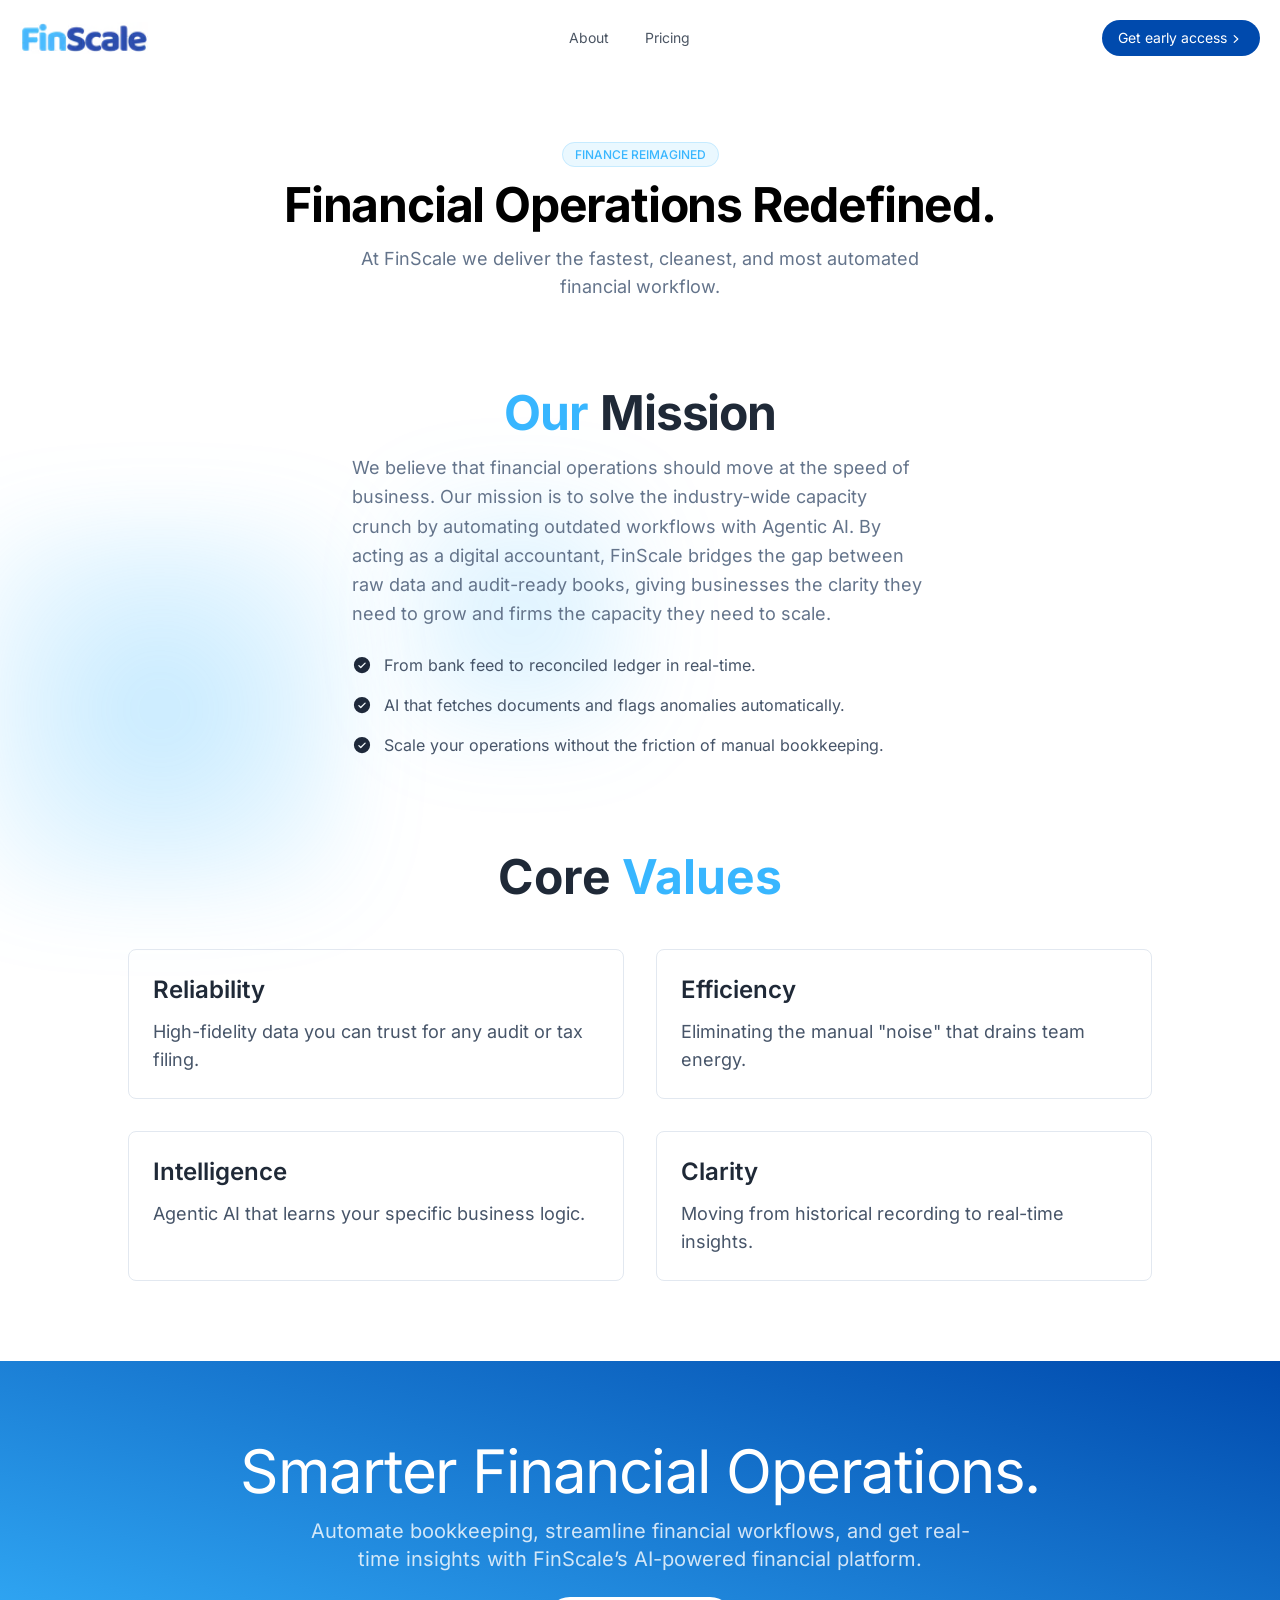
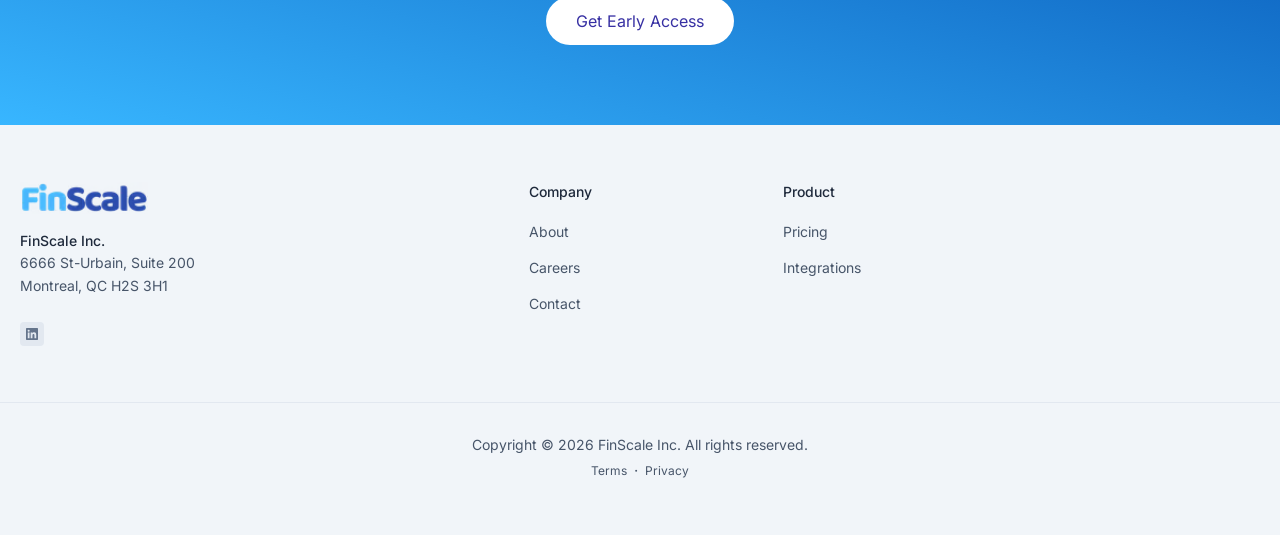
<file: about/index.html>
<!DOCTYPE html><html lang="en"> <head><meta charset="UTF-8"><meta name="viewport" content="width=device-width"><link rel="icon" type="image/svg+xml" href="/favicon.ico"><meta name="generator" content="Astro v5.18.1"><title>About | FinScale</title><link rel="canonical" href="https://finscale.ai/about/"><meta name="description" content="FinScale - Smarter Books. Faster Descisions"><meta name="robots" content="index, follow"><meta property="og:title" content="FinScale - Smarter Books. Faster Descisions"><meta property="og:type" content="website"><meta property="og:image" content="https://finscale.ai/opengraph.jpg"><meta property="og:url" content="https://finscale.ai/about/"><meta property="og:image:url" content="https://finscale.ai/opengraph.jpg"><meta property="og:image:alt" content="Astroship Homepage Screenshot"><meta name="twitter:card" content="summary_large_image"><meta name="twitter:site" content="@web3templates"><meta name="twitter:creator" content="@surjithctly"><!-- Google Analytics 4 --><script async src="https://www.googletagmanager.com/gtag/js?id=G-W664R9090F"></script><script>
      window.dataLayer = window.dataLayer || [];
      function gtag() {
        dataLayer.push(arguments);
      }
      gtag("js", new Date());
      gtag("config", "G-W664R9090F");
    </script><!-- Enable this if you want to use Astro ViewTransitions  --><meta name="astro-view-transitions-enabled" content="true"><meta name="astro-view-transitions-fallback" content="animate"><script type="module" src="/_astro/ClientRouter.astro_astro_type_script_index_0_lang.CDGfc0hd.js"></script><link rel="stylesheet" href="/_astro/about.DvIa8Y_E.css">
<style>.astro-route-announcer{position:absolute;left:0;top:0;clip:rect(0 0 0 0);clip-path:inset(50%);overflow:hidden;white-space:nowrap;width:1px;height:1px}.astronav-sticky-header[data-astro-cid-itfz4qi6]{transition:all .3s ease;-webkit-transition:all .3s ease;will-change:transform}@keyframes astroFadeInOut{0%{opacity:1}to{opacity:0}}@keyframes astroFadeIn{0%{opacity:0;mix-blend-mode:plus-lighter}to{opacity:1;mix-blend-mode:plus-lighter}}@keyframes astroFadeOut{0%{opacity:1;mix-blend-mode:plus-lighter}to{opacity:0;mix-blend-mode:plus-lighter}}@keyframes astroSlideFromRight{0%{transform:translate(100%)}}@keyframes astroSlideFromLeft{0%{transform:translate(-100%)}}@keyframes astroSlideToRight{to{transform:translate(100%)}}@keyframes astroSlideToLeft{to{transform:translate(-100%)}}@media (prefers-reduced-motion){::view-transition-group(*),::view-transition-old(*),::view-transition-new(*){animation:none!important}[data-astro-transition-scope]{animation:none!important}}@font-face{font-family:Inter Variable;font-style:normal;font-display:swap;font-weight:100 900;src:url(/_astro/inter-cyrillic-ext-wght-normal.BOeWTOD4.woff2) format("woff2-variations");unicode-range:U+0460-052F,U+1C80-1C8A,U+20B4,U+2DE0-2DFF,U+A640-A69F,U+FE2E-FE2F}@font-face{font-family:Inter Variable;font-style:normal;font-display:swap;font-weight:100 900;src:url(/_astro/inter-cyrillic-wght-normal.DqGufNeO.woff2) format("woff2-variations");unicode-range:U+0301,U+0400-045F,U+0490-0491,U+04B0-04B1,U+2116}@font-face{font-family:Inter Variable;font-style:normal;font-display:swap;font-weight:100 900;src:url(/_astro/inter-greek-ext-wght-normal.DlzME5K_.woff2) format("woff2-variations");unicode-range:U+1F00-1FFF}@font-face{font-family:Inter Variable;font-style:normal;font-display:swap;font-weight:100 900;src:url(/_astro/inter-greek-wght-normal.CkhJZR-_.woff2) format("woff2-variations");unicode-range:U+0370-0377,U+037A-037F,U+0384-038A,U+038C,U+038E-03A1,U+03A3-03FF}@font-face{font-family:Inter Variable;font-style:normal;font-display:swap;font-weight:100 900;src:url(/_astro/inter-vietnamese-wght-normal.CBcvBZtf.woff2) format("woff2-variations");unicode-range:U+0102-0103,U+0110-0111,U+0128-0129,U+0168-0169,U+01A0-01A1,U+01AF-01B0,U+0300-0301,U+0303-0304,U+0308-0309,U+0323,U+0329,U+1EA0-1EF9,U+20AB}@font-face{font-family:Inter Variable;font-style:normal;font-display:swap;font-weight:100 900;src:url(/_astro/inter-latin-ext-wght-normal.DO1Apj_S.woff2) format("woff2-variations");unicode-range:U+0100-02BA,U+02BD-02C5,U+02C7-02CC,U+02CE-02D7,U+02DD-02FF,U+0304,U+0308,U+0329,U+1D00-1DBF,U+1E00-1E9F,U+1EF2-1EFF,U+2020,U+20A0-20AB,U+20AD-20C0,U+2113,U+2C60-2C7F,U+A720-A7FF}@font-face{font-family:Inter Variable;font-style:normal;font-display:swap;font-weight:100 900;src:url(/_astro/inter-latin-wght-normal.Dx4kXJAl.woff2) format("woff2-variations");unicode-range:U+0000-00FF,U+0131,U+0152-0153,U+02BB-02BC,U+02C6,U+02DA,U+02DC,U+0304,U+0308,U+0329,U+2000-206F,U+20AC,U+2122,U+2191,U+2193,U+2212,U+2215,U+FEFF,U+FFFD}img{content-visibility:auto}details>summary.list-none::-webkit-details-marker,details>summary.list-none::marker{display:none}
</style><style>[data-astro-transition-scope="astro-o7bz76pi-1"] { view-transition-name: astro-o7bz76pi-1; }@layer astro { ::view-transition-old(astro-o7bz76pi-1) { animation: none; opacity: 0; mix-blend-mode: normal; }::view-transition-new(astro-o7bz76pi-1) { animation: none; mix-blend-mode: normal; }::view-transition-group(astro-o7bz76pi-1) { animation: none } }[data-astro-transition-fallback="old"] [data-astro-transition-scope="astro-o7bz76pi-1"],
			[data-astro-transition-fallback="old"][data-astro-transition-scope="astro-o7bz76pi-1"] { animation: none; mix-blend-mode: normal; }[data-astro-transition-fallback="new"] [data-astro-transition-scope="astro-o7bz76pi-1"],
			[data-astro-transition-fallback="new"][data-astro-transition-scope="astro-o7bz76pi-1"] { animation: none; mix-blend-mode: normal; }</style></head> <body> <header class="astronav-sticky-header sticky top-0 border-b z-20 transition-all py-5 border-transparent" data-astro-cid-itfz4qi6>  <div class="max-w-screen-xl mx-auto px-5">  <div class="flex flex-col lg:flex-row justify-between items-center relative z-10" data-astro-transition-scope="astro-o7bz76pi-1"> <!-- <Astronav>
          <div class="flex w-full lg:w-auto items-center justify-between">
            <a
              href="/"
              class="text-lg flex items-center transition focus-visible:ring-2 focus-visible:ring-offset-2 focus-visible:ring-indigo-500 focus-visible:outline-none focus-visible:shadow-outline-indigo rounded-full px-2 -ml-2"
              ><span class="font-bold text-indigo-600">Fin</span><span
                class="text-slate-600">Scale</span
              >
              <span
                class="uppercase mt-0.5 leading-none text-[10px] ml-1 font-bold bg-gray-200 text-slate-700 px-2 py-1 rounded-md"
                >AI</span
              >
            </a>
            <div class="block lg:hidden">
              <MenuIcon class="w-4 h-4 text-gray-800" />
            </div>
          </div> -->  <div class="flex w-full lg:w-auto items-center justify-between"> <a href="/" class="flex items-center transition focus-visible:ring-2 focus-visible:ring-offset-2 focus-visible:ring-indigo-500 focus-visible:outline-none focus-visible:shadow-outline-indigo rounded-full px-2 -ml-2"> <picture> <source srcset="/_astro/fs-logo-new_960.BbjI-kse_ZjPi49.avif 120w, /_astro/fs-logo-new_960.BbjI-kse_1WxCNd.avif 160w" type="image/avif" sizes="120px"><source srcset="/_astro/fs-logo-new_960.BbjI-kse_2V7ix.webp 120w, /_astro/fs-logo-new_960.BbjI-kse_2kk3aT.webp 160w" type="image/webp" sizes="120px">  <img src="/_astro/fs-logo-new_960.BbjI-kse_1dvawI.png" srcset="/_astro/fs-logo-new_960.BbjI-kse_Z1rCBlq.png 120w, /_astro/fs-logo-new_960.BbjI-kse_OKjvV.png 160w" alt="FinScale Logo" sizes="120px" loading="lazy" decoding="async" fetchpriority="auto" width="960" height="237" class="h-8 w-auto"> </picture> </a> <div class="block lg:hidden"> <button id="astronav-menu" aria-label="Toggle Menu">  <svg fill="currentColor" class="w-4 h-4 text-gray-800" width="24" height="24" viewBox="0 0 24 24" xmlns="http://www.w3.org/2000/svg"> <title>Toggle Menu</title> <path class="astronav-close-icon astronav-toggle hidden" fill-rule="evenodd" clip-rule="evenodd" d="M18.278 16.864a1 1 0 01-1.414 1.414l-4.829-4.828-4.828 4.828a1 1 0 01-1.414-1.414l4.828-4.829-4.828-4.828a1 1 0 011.414-1.414l4.829 4.828 4.828-4.828a1 1 0 111.414 1.414l-4.828 4.829 4.828 4.828z"></path> <path class="astronav-open-icon astronav-toggle" fill-rule="evenodd" d="M4 5h16a1 1 0 010 2H4a1 1 0 110-2zm0 6h16a1 1 0 010 2H4a1 1 0 010-2zm0 6h16a1 1 0 010 2H4a1 1 0 010-2z"></path> </svg>  </button> </div> </div> <nav class="astronav-items astronav-toggle hidden w-full lg:w-auto mt-2 lg:flex lg:mt-0">  <ul class="flex flex-col lg:flex-row lg:gap-3"> <li> <a href="/about" class="flex lg:px-3 py-2 text-sm text-gray-600 hover:text-indigo-600 focus-visible:ring-2 focus-visible:ring-offset-2 transition focus-visible:ring-indigo-500 focus-visible:outline-none focus-visible:shadow-outline-indigo rounded-full"> About </a> </li><li> <a href="/pricing" class="flex lg:px-3 py-2 text-sm text-gray-600 hover:text-indigo-600 focus-visible:ring-2 focus-visible:ring-offset-2 transition focus-visible:ring-indigo-500 focus-visible:outline-none focus-visible:shadow-outline-indigo rounded-full"> Pricing </a> </li> </ul> <div class="lg:hidden flex items-center mt-3 gap-4"> <!-- <Link href="#" style="muted" block size="md">Log in</Link> --> <a href="/demo" class="rounded-full text-center transition focus-visible:ring-2 focus-visible:ring-offset-2 focus-visible:ring-indigo-500 focus-visible:outline-none focus-visible:shadow-outline-indigo w-full px-5 py-2 bg-[#004aad] text-white hover:bg-[#38b6ff]">Get early access </a> </div>  </nav>  <script>(function(){const closeOnClick = false;

["DOMContentLoaded", "astro:after-swap"].forEach((event) => {
  document.addEventListener(event, addListeners);
});

// Function to clone and replace elements
function cloneAndReplace(element) {
  const clone = element.cloneNode(true);
  element.parentNode.replaceChild(clone, element);
}

function addListeners() {
  // Clean up existing listeners
  const oldMenuButton = document.getElementById("astronav-menu");
  if (oldMenuButton) {
    cloneAndReplace(oldMenuButton);
  }

  const oldDropdownMenus = document.querySelectorAll(".astronav-dropdown");
  oldDropdownMenus.forEach((menu) => {
    cloneAndReplace(menu);
  });

  // Mobile nav toggle
  const menuButton = document.getElementById("astronav-menu");
  menuButton && menuButton.addEventListener("click", toggleMobileNav);

  // Dropdown menus
  const dropdownMenus = document.querySelectorAll(".astronav-dropdown");
  dropdownMenus.forEach((menu) => {
    const button = menu.querySelector("button");
    button &&
      button.addEventListener("click", (event) =>
        toggleDropdownMenu(event, menu, dropdownMenus)
      );

    // Handle Submenu Dropdowns
    const dropDownSubmenus = menu.querySelectorAll(
      ".astronav-dropdown-submenu"
    );

    dropDownSubmenus.forEach((submenu) => {
      const submenuButton = submenu.querySelector("button");
      submenuButton &&
        submenuButton.addEventListener("click", (event) => {
          event.stopImmediatePropagation();
          toggleSubmenuDropdown(event, submenu);
        });
    });
  });

  // Clicking away from dropdown will remove the dropdown class
  document.addEventListener("click", closeAllDropdowns);

  if (closeOnClick) {
    handleCloseOnClick();
  }
}

function toggleMobileNav() {
  [...document.querySelectorAll(".astronav-toggle")].forEach((el) => {
    el.classList.toggle("hidden");
  });
}

function toggleDropdownMenu(event, menu, dropdownMenus) {
  toggleMenu(menu);

  // Close one dropdown when selecting another
  Array.from(dropdownMenus)
    .filter((el) => el !== menu && !menu.contains(el))
    .forEach(closeMenu);

  event.stopPropagation();
}

function toggleSubmenuDropdown(event, submenu) {
  event.stopPropagation();
  toggleMenu(submenu);

  // Close sibling submenus at the same nesting level
  const siblingSubmenus = submenu
    .closest(".astronav-dropdown")
    .querySelectorAll(".astronav-dropdown-submenu");
  Array.from(siblingSubmenus)
    .filter((el) => el !== submenu && !submenu.contains(el))
    .forEach(closeMenu);
}

function closeAllDropdowns(event) {
  const dropdownMenus = document.querySelectorAll(".dropdown-toggle");
  const dropdownParent = document.querySelectorAll(
    ".astronav-dropdown, .astronav-dropdown-submenu"
  );
  const isButtonInsideDropdown = [
    ...document.querySelectorAll(
      `.astronav-dropdown button, .astronav-dropdown label, .astronav-dropdown input,
	  .astronav-dropdown-submenu button, .astronav-dropdown-submenu label, .astronav-dropdown-submenu input,
	  #astronav-menu`
    ),
  ].some((button) => button.contains(event.target));
  if (!isButtonInsideDropdown) {
    dropdownMenus.forEach((d) => {
      // console.log("I ran", d);
      // if (!d.contains(event.target)) {
      d.classList.remove("open");
      d.removeAttribute("open");
      d.classList.add("hidden");
      // }
    });
    dropdownParent.forEach((d) => {
      d.classList.remove("open");
      d.removeAttribute("open");
      d.setAttribute("aria-expanded", "false");
    });
  }
}

function toggleMenu(menu) {
  menu.classList.toggle("open");
  const expanded = menu.getAttribute("aria-expanded") === "true";
  menu.setAttribute("aria-expanded", expanded ? "false" : "true");
  menu.hasAttribute("open")
    ? menu.removeAttribute("open")
    : menu.setAttribute("open", "");

  const dropdownToggle = menu.querySelector(".dropdown-toggle");
  const dropdownExpanded = dropdownToggle.getAttribute("aria-expanded");
  dropdownToggle.classList.toggle("hidden");
  dropdownToggle.setAttribute(
    "aria-expanded",
    dropdownExpanded === "true" ? "false" : "true"
  );
}

function closeMenu(menu) {
  // console.log("closing", menu);
  menu.classList.remove("open");
  menu.removeAttribute("open");
  menu.setAttribute("aria-expanded", "false");
  const dropdownToggles = menu.querySelectorAll(".dropdown-toggle");
  dropdownToggles.forEach((toggle) => {
    toggle.classList.add("hidden");
    toggle.setAttribute("aria-expanded", "false");
  });
}

function handleCloseOnClick() {
  const navMenuItems = document.querySelector(".astronav-items");
  const navToggle = document.getElementById("astronav-menu");
  const navLink = navMenuItems && navMenuItems.querySelectorAll("a");

  const MenuIcons = navToggle.querySelectorAll(".astronav-toggle");

  navLink &&
    navLink.forEach((item) => {
      item.addEventListener("click", () => {
        navMenuItems?.classList.add("hidden");
        MenuIcons.forEach((el) => {
          el.classList.toggle("hidden");
        });
      });
    });
}
})();</script> <div> <div class="hidden lg:flex items-center gap-4"> <!-- <a
              href="#"
              class="text-sm px-2 py-1 transition focus-visible:ring-2 focus-visible:ring-offset-2 focus-visible:ring-indigo-500 focus-visible:outline-none focus-visible:shadow-outline-indigo rounded-full"
              >Log in</a
            > --> <a href="/demo" class="rounded-full text-center transition focus-visible:ring-2 focus-visible:ring-offset-2 focus-visible:ring-indigo-500 focus-visible:outline-none focus-visible:shadow-outline-indigo px-4 py-2 text-sm bg-[#004aad] text-white hover:bg-[#38b6ff] inline-flex items-center group gap-px"> <span>Get early access</span> <svg xmlns="http://www.w3.org/2000/svg" viewBox="0 0 20 20" fill="currentColor" class="w-4 h-4 mt-px group-hover:translate-x-1 transition-transform"> <path fill-rule="evenodd" d="M7.21 14.77a.75.75 0 01.02-1.06L11.168 10 7.23 6.29a.75.75 0 111.04-1.08l4.5 4.25a.75.75 0 010 1.08l-4.5 4.25a.75.75 0 01-1.06-.02z" clip-rule="evenodd"></path> </svg>  </a> </div> </div> </div>  </div>  </header> <script data-astro-rerun>(function(){const scrollY = 130;
const defaultClass = "py-5 border-transparent";
const activeClass = "py-2 bg-white/80 border-gray-200 backdrop-blur-lg";

  // @ts-nocheck
  let lastKnownScrollPosition = 0;
  let ticking = false;

  const header = document.querySelector(".astronav-sticky-header");

  // Define two different scroll positions
  const addScrollY = Math.max(scrollY, 50); // Scroll position to add active class
  const removeScrollY = Math.max(scrollY - 50, 10); // Scroll position to remove active class

  function updateAnimation(scrollPos) {
    if (scrollPos > addScrollY) {
      header.classList.remove(...defaultClass.split(" "));
      header.classList.add("is-active", ...activeClass.split(" "));
      header.setAttribute("active", "");
    } else if (scrollPos < removeScrollY) {
      header.classList.remove("is-active", ...activeClass.split(" "));
      header.classList.add(...defaultClass.split(" "));
      header.removeAttribute("active");
    }
  }

  window.addEventListener("scroll", function () {
    lastKnownScrollPosition = window.scrollY;
    if (!ticking) {
      window.requestAnimationFrame(function () {
        updateAnimation(lastKnownScrollPosition);
        ticking = false;
      });

      ticking = true;
    }
  });
})();</script>  <!--
<script>
  // @ts-nocheck
  let lastKnownScrollPosition = 0;
  let ticking = false;
  const header = document.querySelector(".astronav-sticky-header");
  const animDiv = header.querySelector(".padding-anim");
  const defaultClass = "py-[20px] border-transparent";
  const activeClass = "py-[8px] bg-white border-gray-200";

  // Define two different scroll positions
  const addScrollY = 100;   // Scroll position to add active class
  const removeScrollY = 50; // Scroll position to remove active class

  function updateAnimation(scrollPos) {
    if (scrollPos > addScrollY) {
      animDiv.classList.remove(...defaultClass.split(" "));
      animDiv.classList.add("is-active", ...activeClass.split(" "));
      animDiv.setAttribute("active", "");
    } else if (scrollPos < removeScrollY) {
      animDiv.classList.remove("is-active", ...activeClass.split(" "));
      animDiv.classList.add(...defaultClass.split(" "));
      animDiv.removeAttribute("active");
    }
  }

  window.addEventListener("scroll", function () {
    lastKnownScrollPosition = window.scrollY;

    if (!ticking) {
      window.requestAnimationFrame(function () {
        updateAnimation(lastKnownScrollPosition);
        ticking = false;
      });

      ticking = true;
    }
  });
</script> -->  <div class="max-w-screen-xl mx-auto px-5">  <div class="mt-16 text-center"> <div class="mb-4"> <span class="bg-[#38b6ff]/10 border-[#38b6ff]/20 border text-[#38b6ff] rounded-full text-xs font-medium px-3 py-1 ">  FINANCE REIMAGINED  </span> </div> <h1 class="text-4xl lg:text-5xl font-bold lg:tracking-tight"> Financial Operations Redefined. </h1> <p class="text-lg mt-4 text-slate-500 mx-auto max-w-xl"> 
At FinScale we deliver the fastest, cleanest, and most automated financial workflow.
 </p> </div> <div class="flex justify-center mx-auto mt-24"> <div class="relative"> <div class="absolute w-96 h-96 blur-2xl -z-10 bg-gradient-radial from-fslight/30 right-0 top-1/3"></div> <div class="absolute w-64 h-64 blur-2xl -z-10 bg-gradient-radial from-fslight/20 left-10 top-1/4"></div> <!-- <div class="rounded-xl w-full max-w-md mx-auto shadow-2xl bg-white h-96 flex flex-col items-center justify-center gap-4 p-8">
          <span class="text-3xl font-bold text-fslight">About</span>
          <Picture
            src={finscaleLogo}
            alt="FinScale Logo"
            widths={[200, 240]}
            sizes="200px"
            class="h-16 w-auto"
            formats={["avif", "webp"]}
          />
        </div> --> </div> <div class="place-self-center"> <h2 class="text-5xl text-gray-800 tracking-tight -mt-2 text-center"> <span class="text-fslight font-bold ">Our</span>   <strong>Mission</strong> </h2> <p class="text-lg max-w-xl mt-4 leading-relaxed text-slate-500">
We believe that financial operations should move at the speed of business. 
          Our mission is to solve the industry-wide capacity crunch by automating 
          outdated workflows with Agentic AI. By acting as a digital accountant, 
          FinScale bridges the gap between raw data and audit-ready books, giving 
          businesses the clarity they need to grow and firms the capacity they need to scale.
</p> <ul class="grid mt-6 text-left gap-y-4"> <li class="flex items-center gap-3 text-slate-800"> <svg width="1em" height="1em" class="w-5 h-5" data-icon="ph:check-circle-fill">   <symbol id="ai:ph:check-circle-fill" viewBox="0 0 256 256"><path fill="currentColor" d="M128 24a104 104 0 1 0 104 104A104.11 104.11 0 0 0 128 24m45.66 85.66l-56 56a8 8 0 0 1-11.32 0l-24-24a8 8 0 0 1 11.32-11.32L112 148.69l50.34-50.35a8 8 0 0 1 11.32 11.32"/></symbol><use href="#ai:ph:check-circle-fill"></use>  </svg> <span class="text-slate-600">From bank feed to reconciled ledger in real-time.</span> </li> <li class="flex items-center gap-3 text-slate-800"> <svg width="1em" height="1em" viewBox="0 0 256 256" class="w-5 h-5" data-icon="ph:check-circle-fill">   <use href="#ai:ph:check-circle-fill"></use>  </svg> <span class="text-slate-600">AI that fetches documents and flags anomalies automatically.</span> </li> <li class="flex items-center gap-3 text-slate-800"> <svg width="1em" height="1em" viewBox="0 0 256 256" class="w-5 h-5" data-icon="ph:check-circle-fill">   <use href="#ai:ph:check-circle-fill"></use>  </svg> <span class="text-slate-600">Scale your operations without the friction of manual bookkeeping.</span> </li> </ul> </div> </div>  <div class="mt-24 max-w-5xl mx-auto"> <h2 class="text-4xl lg:text-5xl font-bold text-center text-gray-800">
Core <span class="text-fslight">Values</span> </h2> <div class="grid md:grid-cols-2 gap-8 mt-12"> <div class="p-6 rounded-lg border border-slate-200 hover:border-fslight transition-colors"> <h3 class="text-2xl font-semibold text-gray-800 mb-3">Reliability</h3> <p class="text-lg text-slate-600">High-fidelity data you can trust for any audit or tax filing.</p> </div> <div class="p-6 rounded-lg border border-slate-200 hover:border-fslight transition-colors"> <h3 class="text-2xl font-semibold text-gray-800 mb-3">Efficiency</h3> <p class="text-lg text-slate-600">Eliminating the manual "noise" that drains team energy.</p> </div> <div class="p-6 rounded-lg border border-slate-200 hover:border-fslight transition-colors"> <h3 class="text-2xl font-semibold text-gray-800 mb-3">Intelligence</h3> <p class="text-lg text-slate-600">Agentic AI that learns your specific business logic.</p> </div> <div class="p-6 rounded-lg border border-slate-200 hover:border-fslight transition-colors"> <h3 class="text-2xl font-semibold text-gray-800 mb-3">Clarity</h3> <p class="text-lg text-slate-600">Moving from historical recording to real-time insights.</p> </div> </div> </div>   </div> <!-- <div
  class="bg-gradient-to-bl from-indigo-900 to-indigo-700 p-8 md:px-20 md:py-20 mt-20 flex flex-col items-center text-center">
  <h2 class="text-white text-4xl md:text-6xl tracking-tight">
    Build faster websites.
  </h2>
  <p class="text-white/70 mt-4 text-lg md:text-xl">
    Pull content from anywhere and serve it fast with Astro's next-gen island
    architecture.
  </p>
  <div class="flex mt-5">
    <Link href="/demo" style="inverted">Sign up for a 14-day Trial</Link>
  </div>
</div> --><div class="bg-gradient-to-bl from-fsdark to-fslight p-8 md:px-20 md:py-20 mt-20 flex flex-col items-center text-center"> <h2 class="text-white text-4xl md:text-6xl tracking-tight">
Smarter Financial Operations.
</h2> <p class="text-white/80 mt-4 text-lg md:text-xl max-w-2xl">
Automate bookkeeping, streamline financial workflows, and get real-time
    insights with FinScale’s AI-powered financial platform.
</p> <div class="flex mt-6"> <a href="/demo" class="rounded-full text-center transition focus-visible:ring-2 focus-visible:ring-offset-2 focus-visible:ring-indigo-500 focus-visible:outline-none focus-visible:shadow-outline-indigo px-7 py-2.5 bg-white text-indigo-800 border-2 border-transparent">Get Early Access </a> </div> </div>  <footer class="py-14 bg-slate-100 border-t border-slate-100"> <div class="max-w-screen-xl mx-auto px-5">  <div class="grid sm:grid-cols-2 md:grid-cols-3 lg:grid-cols-5 gap-8"> <div class="sm:col-span-2 md:col-span-3 lg:col-span-2"> <a href="/" class="flex items-center"> <picture> <source srcset="/_astro/fs-logo-new_960.BbjI-kse_ZjPi49.avif 120w, /_astro/fs-logo-new_960.BbjI-kse_1WxCNd.avif 160w" type="image/avif" sizes="120px"><source srcset="/_astro/fs-logo-new_960.BbjI-kse_2V7ix.webp 120w, /_astro/fs-logo-new_960.BbjI-kse_2kk3aT.webp 160w" type="image/webp" sizes="120px">  <img src="/_astro/fs-logo-new_960.BbjI-kse_1dvawI.png" srcset="/_astro/fs-logo-new_960.BbjI-kse_Z1rCBlq.png 120w, /_astro/fs-logo-new_960.BbjI-kse_OKjvV.png 160w" alt="FinScale Logo" sizes="120px" loading="lazy" decoding="async" fetchpriority="auto" width="960" height="237" class="h-8 w-auto"> </picture> </a> <div class="mt-4 text-sm text-slate-600 leading-relaxed"> <p class="font-medium text-slate-800">FinScale Inc.</p> <p>6666 St-Urbain, Suite 200</p> <p>Montreal, QC H2S 3H1</p> </div> <div class="flex gap-3 mt-6 items-center"> <a href="https://ca.linkedin.com/company/finscale-ai" target="_blank" rel="noopener noreferrer" class="bg-slate-200 hover:bg-slate-300 rounded w-6 h-6 inline-flex items-center justify-center text-slate-500 transition-colors"> <svg width="1em" height="1em" class="w-4 h-4" data-icon="bx:bxl-linkedin-square">   <symbol id="ai:bx:bxl-linkedin-square" viewBox="0 0 24 24"><path d="M20 3H4a1 1 0 0 0-1 1v16a1 1 0 0 0 1 1h16a1 1 0 0 0 1-1V4a1 1 0 0 0-1-1zM8.339 18.337H5.667v-8.59h2.672v8.59zM7.003 8.574a1.548 1.548 0 1 1 0-3.096a1.548 1.548 0 0 1 0 3.096zm11.335 9.763h-2.669V14.16c0-.996-.018-2.277-1.388-2.277c-1.39 0-1.601 1.086-1.601 2.207v4.248h-2.667v-8.59h2.56v1.174h.037c.355-.675 1.227-1.387 2.524-1.387c2.704 0 3.203 1.778 3.203 4.092v4.71z" fill="currentColor"/></symbol><use href="#ai:bx:bxl-linkedin-square"></use>  </svg><span class="sr-only">Linkedin</span></a> </div> </div> <div> <h3 class="font-medium text-sm text-slate-800">Company</h3> <div class="flex flex-col mt-3"> <a href="/about" class="py-2 text-sm text-slate-600 hover:text-indigo-600"> About </a><a href="/careers" class="py-2 text-sm text-slate-600 hover:text-indigo-600"> Careers </a><a href="/contact" class="py-2 text-sm text-slate-600 hover:text-indigo-600"> Contact </a> </div> </div> <div> <h3 class="font-medium text-sm text-slate-800">Product</h3> <div class="flex flex-col mt-3"> <a href="/pricing" class="py-2 text-sm text-slate-600 hover:text-indigo-600"> Pricing </a><a href="/#integrations" class="py-2 text-sm text-slate-600 hover:text-indigo-600"> Integrations </a> </div> </div> <!-- <div>
        <h3 class="font-medium text-sm text-slate-800">Resources</h3>
        <div class="flex flex-col mt-3">
          {
            footermenu.resources.map((item) => (
              <a
                href={item.path || "#"}
                class="py-2 text-sm text-slate-600 hover:text-indigo-600">
                {item.title}
              </a>
            ))
          }
        </div>
      </div> --> </div>  </div> <div class="mt-14 pt-8 px-5 border-t border-slate-200"> <div class="max-w-screen-xl mx-auto px-5">  <p class="text-center text-sm text-slate-600 [text-wrap:balance]">
Copyright © 2026 FinScale Inc. All rights reserved.
</p> <p class="text-center text-xs text-slate-600 mt-2"> <a href="/terms" class="hover:text-indigo-500"> Terms</a> ・ <a href="/privacy" class="hover:text-indigo-500">
Privacy</a> </p>  </div> </div> </footer> </body></html>
</file>
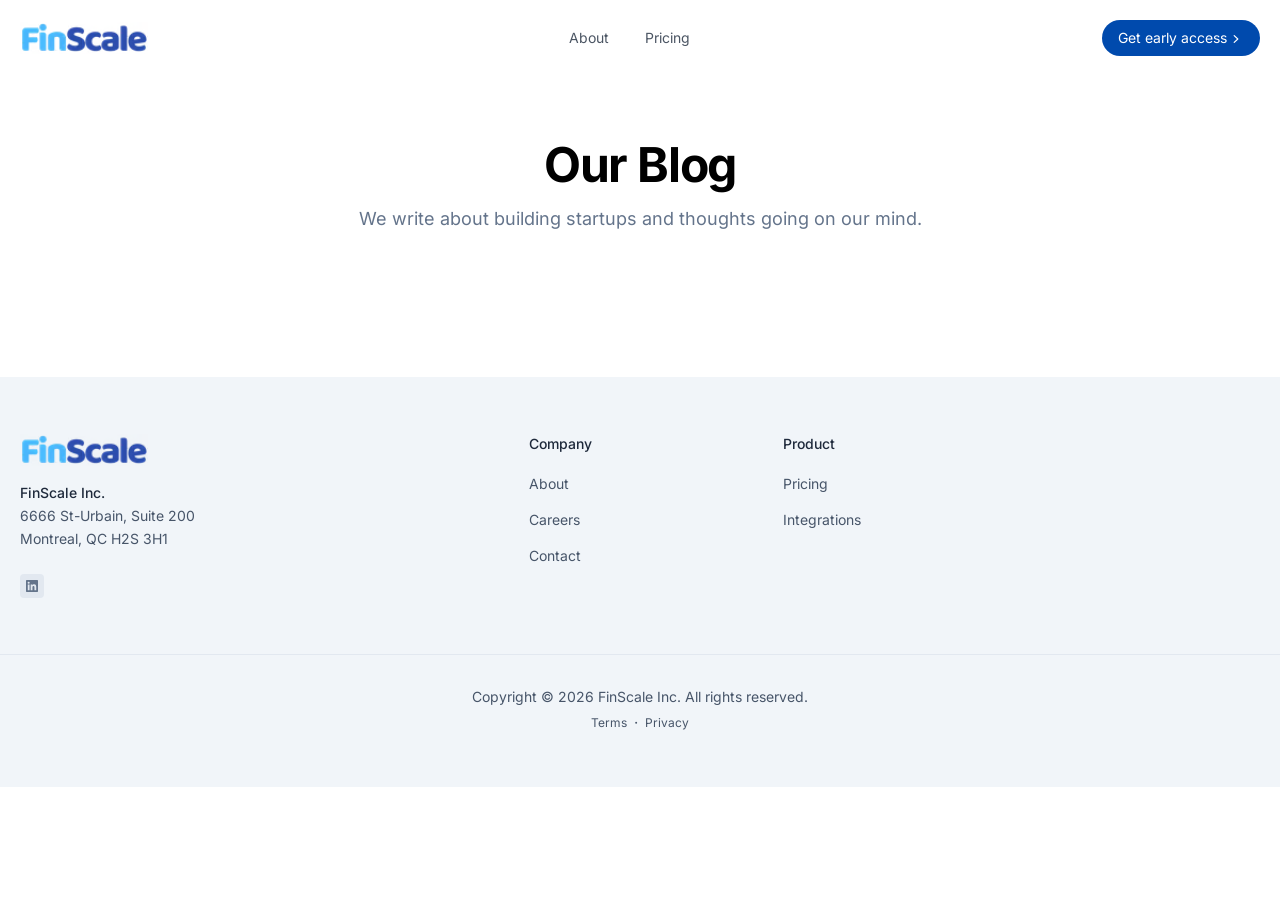
<file: blog/index.html>
<!DOCTYPE html><html lang="en"> <head><meta charset="UTF-8"><meta name="viewport" content="width=device-width"><link rel="icon" type="image/svg+xml" href="/favicon.ico"><meta name="generator" content="Astro v5.18.1"><title>Blog | FinScale</title><link rel="canonical" href="https://finscale.ai/blog/"><meta name="description" content="FinScale - Smarter Books. Faster Descisions"><meta name="robots" content="index, follow"><meta property="og:title" content="FinScale - Smarter Books. Faster Descisions"><meta property="og:type" content="website"><meta property="og:image" content="https://finscale.ai/opengraph.jpg"><meta property="og:url" content="https://finscale.ai/blog/"><meta property="og:image:url" content="https://finscale.ai/opengraph.jpg"><meta property="og:image:alt" content="Astroship Homepage Screenshot"><meta name="twitter:card" content="summary_large_image"><meta name="twitter:site" content="@web3templates"><meta name="twitter:creator" content="@surjithctly"><!-- Google Analytics 4 --><script async src="https://www.googletagmanager.com/gtag/js?id=G-W664R9090F"></script><script>
      window.dataLayer = window.dataLayer || [];
      function gtag() {
        dataLayer.push(arguments);
      }
      gtag("js", new Date());
      gtag("config", "G-W664R9090F");
    </script><!-- Enable this if you want to use Astro ViewTransitions  --><meta name="astro-view-transitions-enabled" content="true"><meta name="astro-view-transitions-fallback" content="animate"><script type="module" src="/_astro/ClientRouter.astro_astro_type_script_index_0_lang.CDGfc0hd.js"></script><link rel="stylesheet" href="/_astro/about.DvIa8Y_E.css">
<style>.astro-route-announcer{position:absolute;left:0;top:0;clip:rect(0 0 0 0);clip-path:inset(50%);overflow:hidden;white-space:nowrap;width:1px;height:1px}.astronav-sticky-header[data-astro-cid-itfz4qi6]{transition:all .3s ease;-webkit-transition:all .3s ease;will-change:transform}@keyframes astroFadeInOut{0%{opacity:1}to{opacity:0}}@keyframes astroFadeIn{0%{opacity:0;mix-blend-mode:plus-lighter}to{opacity:1;mix-blend-mode:plus-lighter}}@keyframes astroFadeOut{0%{opacity:1;mix-blend-mode:plus-lighter}to{opacity:0;mix-blend-mode:plus-lighter}}@keyframes astroSlideFromRight{0%{transform:translate(100%)}}@keyframes astroSlideFromLeft{0%{transform:translate(-100%)}}@keyframes astroSlideToRight{to{transform:translate(100%)}}@keyframes astroSlideToLeft{to{transform:translate(-100%)}}@media (prefers-reduced-motion){::view-transition-group(*),::view-transition-old(*),::view-transition-new(*){animation:none!important}[data-astro-transition-scope]{animation:none!important}}@font-face{font-family:Inter Variable;font-style:normal;font-display:swap;font-weight:100 900;src:url(/_astro/inter-cyrillic-ext-wght-normal.BOeWTOD4.woff2) format("woff2-variations");unicode-range:U+0460-052F,U+1C80-1C8A,U+20B4,U+2DE0-2DFF,U+A640-A69F,U+FE2E-FE2F}@font-face{font-family:Inter Variable;font-style:normal;font-display:swap;font-weight:100 900;src:url(/_astro/inter-cyrillic-wght-normal.DqGufNeO.woff2) format("woff2-variations");unicode-range:U+0301,U+0400-045F,U+0490-0491,U+04B0-04B1,U+2116}@font-face{font-family:Inter Variable;font-style:normal;font-display:swap;font-weight:100 900;src:url(/_astro/inter-greek-ext-wght-normal.DlzME5K_.woff2) format("woff2-variations");unicode-range:U+1F00-1FFF}@font-face{font-family:Inter Variable;font-style:normal;font-display:swap;font-weight:100 900;src:url(/_astro/inter-greek-wght-normal.CkhJZR-_.woff2) format("woff2-variations");unicode-range:U+0370-0377,U+037A-037F,U+0384-038A,U+038C,U+038E-03A1,U+03A3-03FF}@font-face{font-family:Inter Variable;font-style:normal;font-display:swap;font-weight:100 900;src:url(/_astro/inter-vietnamese-wght-normal.CBcvBZtf.woff2) format("woff2-variations");unicode-range:U+0102-0103,U+0110-0111,U+0128-0129,U+0168-0169,U+01A0-01A1,U+01AF-01B0,U+0300-0301,U+0303-0304,U+0308-0309,U+0323,U+0329,U+1EA0-1EF9,U+20AB}@font-face{font-family:Inter Variable;font-style:normal;font-display:swap;font-weight:100 900;src:url(/_astro/inter-latin-ext-wght-normal.DO1Apj_S.woff2) format("woff2-variations");unicode-range:U+0100-02BA,U+02BD-02C5,U+02C7-02CC,U+02CE-02D7,U+02DD-02FF,U+0304,U+0308,U+0329,U+1D00-1DBF,U+1E00-1E9F,U+1EF2-1EFF,U+2020,U+20A0-20AB,U+20AD-20C0,U+2113,U+2C60-2C7F,U+A720-A7FF}@font-face{font-family:Inter Variable;font-style:normal;font-display:swap;font-weight:100 900;src:url(/_astro/inter-latin-wght-normal.Dx4kXJAl.woff2) format("woff2-variations");unicode-range:U+0000-00FF,U+0131,U+0152-0153,U+02BB-02BC,U+02C6,U+02DA,U+02DC,U+0304,U+0308,U+0329,U+2000-206F,U+20AC,U+2122,U+2191,U+2193,U+2212,U+2215,U+FEFF,U+FFFD}img{content-visibility:auto}details>summary.list-none::-webkit-details-marker,details>summary.list-none::marker{display:none}
</style><style>[data-astro-transition-scope="astro-o7bz76pi-1"] { view-transition-name: astro-o7bz76pi-1; }@layer astro { ::view-transition-old(astro-o7bz76pi-1) { animation: none; opacity: 0; mix-blend-mode: normal; }::view-transition-new(astro-o7bz76pi-1) { animation: none; mix-blend-mode: normal; }::view-transition-group(astro-o7bz76pi-1) { animation: none } }[data-astro-transition-fallback="old"] [data-astro-transition-scope="astro-o7bz76pi-1"],
			[data-astro-transition-fallback="old"][data-astro-transition-scope="astro-o7bz76pi-1"] { animation: none; mix-blend-mode: normal; }[data-astro-transition-fallback="new"] [data-astro-transition-scope="astro-o7bz76pi-1"],
			[data-astro-transition-fallback="new"][data-astro-transition-scope="astro-o7bz76pi-1"] { animation: none; mix-blend-mode: normal; }</style></head> <body> <header class="astronav-sticky-header sticky top-0 border-b z-20 transition-all py-5 border-transparent" data-astro-cid-itfz4qi6>  <div class="max-w-screen-xl mx-auto px-5">  <div class="flex flex-col lg:flex-row justify-between items-center relative z-10" data-astro-transition-scope="astro-o7bz76pi-1"> <!-- <Astronav>
          <div class="flex w-full lg:w-auto items-center justify-between">
            <a
              href="/"
              class="text-lg flex items-center transition focus-visible:ring-2 focus-visible:ring-offset-2 focus-visible:ring-indigo-500 focus-visible:outline-none focus-visible:shadow-outline-indigo rounded-full px-2 -ml-2"
              ><span class="font-bold text-indigo-600">Fin</span><span
                class="text-slate-600">Scale</span
              >
              <span
                class="uppercase mt-0.5 leading-none text-[10px] ml-1 font-bold bg-gray-200 text-slate-700 px-2 py-1 rounded-md"
                >AI</span
              >
            </a>
            <div class="block lg:hidden">
              <MenuIcon class="w-4 h-4 text-gray-800" />
            </div>
          </div> -->  <div class="flex w-full lg:w-auto items-center justify-between"> <a href="/" class="flex items-center transition focus-visible:ring-2 focus-visible:ring-offset-2 focus-visible:ring-indigo-500 focus-visible:outline-none focus-visible:shadow-outline-indigo rounded-full px-2 -ml-2"> <picture> <source srcset="/_astro/fs-logo-new_960.BbjI-kse_ZjPi49.avif 120w, /_astro/fs-logo-new_960.BbjI-kse_1WxCNd.avif 160w" type="image/avif" sizes="120px"><source srcset="/_astro/fs-logo-new_960.BbjI-kse_2V7ix.webp 120w, /_astro/fs-logo-new_960.BbjI-kse_2kk3aT.webp 160w" type="image/webp" sizes="120px">  <img src="/_astro/fs-logo-new_960.BbjI-kse_1dvawI.png" srcset="/_astro/fs-logo-new_960.BbjI-kse_Z1rCBlq.png 120w, /_astro/fs-logo-new_960.BbjI-kse_OKjvV.png 160w" alt="FinScale Logo" sizes="120px" loading="lazy" decoding="async" fetchpriority="auto" width="960" height="237" class="h-8 w-auto"> </picture> </a> <div class="block lg:hidden"> <button id="astronav-menu" aria-label="Toggle Menu">  <svg fill="currentColor" class="w-4 h-4 text-gray-800" width="24" height="24" viewBox="0 0 24 24" xmlns="http://www.w3.org/2000/svg"> <title>Toggle Menu</title> <path class="astronav-close-icon astronav-toggle hidden" fill-rule="evenodd" clip-rule="evenodd" d="M18.278 16.864a1 1 0 01-1.414 1.414l-4.829-4.828-4.828 4.828a1 1 0 01-1.414-1.414l4.828-4.829-4.828-4.828a1 1 0 011.414-1.414l4.829 4.828 4.828-4.828a1 1 0 111.414 1.414l-4.828 4.829 4.828 4.828z"></path> <path class="astronav-open-icon astronav-toggle" fill-rule="evenodd" d="M4 5h16a1 1 0 010 2H4a1 1 0 110-2zm0 6h16a1 1 0 010 2H4a1 1 0 010-2zm0 6h16a1 1 0 010 2H4a1 1 0 010-2z"></path> </svg>  </button> </div> </div> <nav class="astronav-items astronav-toggle hidden w-full lg:w-auto mt-2 lg:flex lg:mt-0">  <ul class="flex flex-col lg:flex-row lg:gap-3"> <li> <a href="/about" class="flex lg:px-3 py-2 text-sm text-gray-600 hover:text-indigo-600 focus-visible:ring-2 focus-visible:ring-offset-2 transition focus-visible:ring-indigo-500 focus-visible:outline-none focus-visible:shadow-outline-indigo rounded-full"> About </a> </li><li> <a href="/pricing" class="flex lg:px-3 py-2 text-sm text-gray-600 hover:text-indigo-600 focus-visible:ring-2 focus-visible:ring-offset-2 transition focus-visible:ring-indigo-500 focus-visible:outline-none focus-visible:shadow-outline-indigo rounded-full"> Pricing </a> </li> </ul> <div class="lg:hidden flex items-center mt-3 gap-4"> <!-- <Link href="#" style="muted" block size="md">Log in</Link> --> <a href="/demo" class="rounded-full text-center transition focus-visible:ring-2 focus-visible:ring-offset-2 focus-visible:ring-indigo-500 focus-visible:outline-none focus-visible:shadow-outline-indigo w-full px-5 py-2 bg-[#004aad] text-white hover:bg-[#38b6ff]">Get early access </a> </div>  </nav>  <script>(function(){const closeOnClick = false;

["DOMContentLoaded", "astro:after-swap"].forEach((event) => {
  document.addEventListener(event, addListeners);
});

// Function to clone and replace elements
function cloneAndReplace(element) {
  const clone = element.cloneNode(true);
  element.parentNode.replaceChild(clone, element);
}

function addListeners() {
  // Clean up existing listeners
  const oldMenuButton = document.getElementById("astronav-menu");
  if (oldMenuButton) {
    cloneAndReplace(oldMenuButton);
  }

  const oldDropdownMenus = document.querySelectorAll(".astronav-dropdown");
  oldDropdownMenus.forEach((menu) => {
    cloneAndReplace(menu);
  });

  // Mobile nav toggle
  const menuButton = document.getElementById("astronav-menu");
  menuButton && menuButton.addEventListener("click", toggleMobileNav);

  // Dropdown menus
  const dropdownMenus = document.querySelectorAll(".astronav-dropdown");
  dropdownMenus.forEach((menu) => {
    const button = menu.querySelector("button");
    button &&
      button.addEventListener("click", (event) =>
        toggleDropdownMenu(event, menu, dropdownMenus)
      );

    // Handle Submenu Dropdowns
    const dropDownSubmenus = menu.querySelectorAll(
      ".astronav-dropdown-submenu"
    );

    dropDownSubmenus.forEach((submenu) => {
      const submenuButton = submenu.querySelector("button");
      submenuButton &&
        submenuButton.addEventListener("click", (event) => {
          event.stopImmediatePropagation();
          toggleSubmenuDropdown(event, submenu);
        });
    });
  });

  // Clicking away from dropdown will remove the dropdown class
  document.addEventListener("click", closeAllDropdowns);

  if (closeOnClick) {
    handleCloseOnClick();
  }
}

function toggleMobileNav() {
  [...document.querySelectorAll(".astronav-toggle")].forEach((el) => {
    el.classList.toggle("hidden");
  });
}

function toggleDropdownMenu(event, menu, dropdownMenus) {
  toggleMenu(menu);

  // Close one dropdown when selecting another
  Array.from(dropdownMenus)
    .filter((el) => el !== menu && !menu.contains(el))
    .forEach(closeMenu);

  event.stopPropagation();
}

function toggleSubmenuDropdown(event, submenu) {
  event.stopPropagation();
  toggleMenu(submenu);

  // Close sibling submenus at the same nesting level
  const siblingSubmenus = submenu
    .closest(".astronav-dropdown")
    .querySelectorAll(".astronav-dropdown-submenu");
  Array.from(siblingSubmenus)
    .filter((el) => el !== submenu && !submenu.contains(el))
    .forEach(closeMenu);
}

function closeAllDropdowns(event) {
  const dropdownMenus = document.querySelectorAll(".dropdown-toggle");
  const dropdownParent = document.querySelectorAll(
    ".astronav-dropdown, .astronav-dropdown-submenu"
  );
  const isButtonInsideDropdown = [
    ...document.querySelectorAll(
      `.astronav-dropdown button, .astronav-dropdown label, .astronav-dropdown input,
	  .astronav-dropdown-submenu button, .astronav-dropdown-submenu label, .astronav-dropdown-submenu input,
	  #astronav-menu`
    ),
  ].some((button) => button.contains(event.target));
  if (!isButtonInsideDropdown) {
    dropdownMenus.forEach((d) => {
      // console.log("I ran", d);
      // if (!d.contains(event.target)) {
      d.classList.remove("open");
      d.removeAttribute("open");
      d.classList.add("hidden");
      // }
    });
    dropdownParent.forEach((d) => {
      d.classList.remove("open");
      d.removeAttribute("open");
      d.setAttribute("aria-expanded", "false");
    });
  }
}

function toggleMenu(menu) {
  menu.classList.toggle("open");
  const expanded = menu.getAttribute("aria-expanded") === "true";
  menu.setAttribute("aria-expanded", expanded ? "false" : "true");
  menu.hasAttribute("open")
    ? menu.removeAttribute("open")
    : menu.setAttribute("open", "");

  const dropdownToggle = menu.querySelector(".dropdown-toggle");
  const dropdownExpanded = dropdownToggle.getAttribute("aria-expanded");
  dropdownToggle.classList.toggle("hidden");
  dropdownToggle.setAttribute(
    "aria-expanded",
    dropdownExpanded === "true" ? "false" : "true"
  );
}

function closeMenu(menu) {
  // console.log("closing", menu);
  menu.classList.remove("open");
  menu.removeAttribute("open");
  menu.setAttribute("aria-expanded", "false");
  const dropdownToggles = menu.querySelectorAll(".dropdown-toggle");
  dropdownToggles.forEach((toggle) => {
    toggle.classList.add("hidden");
    toggle.setAttribute("aria-expanded", "false");
  });
}

function handleCloseOnClick() {
  const navMenuItems = document.querySelector(".astronav-items");
  const navToggle = document.getElementById("astronav-menu");
  const navLink = navMenuItems && navMenuItems.querySelectorAll("a");

  const MenuIcons = navToggle.querySelectorAll(".astronav-toggle");

  navLink &&
    navLink.forEach((item) => {
      item.addEventListener("click", () => {
        navMenuItems?.classList.add("hidden");
        MenuIcons.forEach((el) => {
          el.classList.toggle("hidden");
        });
      });
    });
}
})();</script> <div> <div class="hidden lg:flex items-center gap-4"> <!-- <a
              href="#"
              class="text-sm px-2 py-1 transition focus-visible:ring-2 focus-visible:ring-offset-2 focus-visible:ring-indigo-500 focus-visible:outline-none focus-visible:shadow-outline-indigo rounded-full"
              >Log in</a
            > --> <a href="/demo" class="rounded-full text-center transition focus-visible:ring-2 focus-visible:ring-offset-2 focus-visible:ring-indigo-500 focus-visible:outline-none focus-visible:shadow-outline-indigo px-4 py-2 text-sm bg-[#004aad] text-white hover:bg-[#38b6ff] inline-flex items-center group gap-px"> <span>Get early access</span> <svg xmlns="http://www.w3.org/2000/svg" viewBox="0 0 20 20" fill="currentColor" class="w-4 h-4 mt-px group-hover:translate-x-1 transition-transform"> <path fill-rule="evenodd" d="M7.21 14.77a.75.75 0 01.02-1.06L11.168 10 7.23 6.29a.75.75 0 111.04-1.08l4.5 4.25a.75.75 0 010 1.08l-4.5 4.25a.75.75 0 01-1.06-.02z" clip-rule="evenodd"></path> </svg>  </a> </div> </div> </div>  </div>  </header> <script data-astro-rerun>(function(){const scrollY = 130;
const defaultClass = "py-5 border-transparent";
const activeClass = "py-2 bg-white/80 border-gray-200 backdrop-blur-lg";

  // @ts-nocheck
  let lastKnownScrollPosition = 0;
  let ticking = false;

  const header = document.querySelector(".astronav-sticky-header");

  // Define two different scroll positions
  const addScrollY = Math.max(scrollY, 50); // Scroll position to add active class
  const removeScrollY = Math.max(scrollY - 50, 10); // Scroll position to remove active class

  function updateAnimation(scrollPos) {
    if (scrollPos > addScrollY) {
      header.classList.remove(...defaultClass.split(" "));
      header.classList.add("is-active", ...activeClass.split(" "));
      header.setAttribute("active", "");
    } else if (scrollPos < removeScrollY) {
      header.classList.remove("is-active", ...activeClass.split(" "));
      header.classList.add(...defaultClass.split(" "));
      header.removeAttribute("active");
    }
  }

  window.addEventListener("scroll", function () {
    lastKnownScrollPosition = window.scrollY;
    if (!ticking) {
      window.requestAnimationFrame(function () {
        updateAnimation(lastKnownScrollPosition);
        ticking = false;
      });

      ticking = true;
    }
  });
})();</script>  <!--
<script>
  // @ts-nocheck
  let lastKnownScrollPosition = 0;
  let ticking = false;
  const header = document.querySelector(".astronav-sticky-header");
  const animDiv = header.querySelector(".padding-anim");
  const defaultClass = "py-[20px] border-transparent";
  const activeClass = "py-[8px] bg-white border-gray-200";

  // Define two different scroll positions
  const addScrollY = 100;   // Scroll position to add active class
  const removeScrollY = 50; // Scroll position to remove active class

  function updateAnimation(scrollPos) {
    if (scrollPos > addScrollY) {
      animDiv.classList.remove(...defaultClass.split(" "));
      animDiv.classList.add("is-active", ...activeClass.split(" "));
      animDiv.setAttribute("active", "");
    } else if (scrollPos < removeScrollY) {
      animDiv.classList.remove("is-active", ...activeClass.split(" "));
      animDiv.classList.add(...defaultClass.split(" "));
      animDiv.removeAttribute("active");
    }
  }

  window.addEventListener("scroll", function () {
    lastKnownScrollPosition = window.scrollY;

    if (!ticking) {
      window.requestAnimationFrame(function () {
        updateAnimation(lastKnownScrollPosition);
        ticking = false;
      });

      ticking = true;
    }
  });
</script> -->  <div class="max-w-screen-xl mx-auto px-5">  <div class="mt-16 text-center">  <h1 class="text-4xl lg:text-5xl font-bold lg:tracking-tight"> Our Blog </h1> <p class="text-lg mt-4 text-slate-500 mx-auto max-w-xl"> 
We write about building startups and thoughts going on our mind.
 </p> </div> <main class="mt-16"> <ul class="grid sm:grid-cols-2 md:grid-cols-3 gap-10 lg:gap-16">  </ul> <div class="flex justify-center items-center mt-10 gap-4">   </div> </main>  </div>  <footer class="py-14 bg-slate-100 border-t border-slate-100 mt-10"> <div class="max-w-screen-xl mx-auto px-5">  <div class="grid sm:grid-cols-2 md:grid-cols-3 lg:grid-cols-5 gap-8"> <div class="sm:col-span-2 md:col-span-3 lg:col-span-2"> <a href="/" class="flex items-center"> <picture> <source srcset="/_astro/fs-logo-new_960.BbjI-kse_ZjPi49.avif 120w, /_astro/fs-logo-new_960.BbjI-kse_1WxCNd.avif 160w" type="image/avif" sizes="120px"><source srcset="/_astro/fs-logo-new_960.BbjI-kse_2V7ix.webp 120w, /_astro/fs-logo-new_960.BbjI-kse_2kk3aT.webp 160w" type="image/webp" sizes="120px">  <img src="/_astro/fs-logo-new_960.BbjI-kse_1dvawI.png" srcset="/_astro/fs-logo-new_960.BbjI-kse_Z1rCBlq.png 120w, /_astro/fs-logo-new_960.BbjI-kse_OKjvV.png 160w" alt="FinScale Logo" sizes="120px" loading="lazy" decoding="async" fetchpriority="auto" width="960" height="237" class="h-8 w-auto"> </picture> </a> <div class="mt-4 text-sm text-slate-600 leading-relaxed"> <p class="font-medium text-slate-800">FinScale Inc.</p> <p>6666 St-Urbain, Suite 200</p> <p>Montreal, QC H2S 3H1</p> </div> <div class="flex gap-3 mt-6 items-center"> <a href="https://ca.linkedin.com/company/finscale-ai" target="_blank" rel="noopener noreferrer" class="bg-slate-200 hover:bg-slate-300 rounded w-6 h-6 inline-flex items-center justify-center text-slate-500 transition-colors"> <svg width="1em" height="1em" class="w-4 h-4" data-icon="bx:bxl-linkedin-square">   <symbol id="ai:bx:bxl-linkedin-square" viewBox="0 0 24 24"><path d="M20 3H4a1 1 0 0 0-1 1v16a1 1 0 0 0 1 1h16a1 1 0 0 0 1-1V4a1 1 0 0 0-1-1zM8.339 18.337H5.667v-8.59h2.672v8.59zM7.003 8.574a1.548 1.548 0 1 1 0-3.096a1.548 1.548 0 0 1 0 3.096zm11.335 9.763h-2.669V14.16c0-.996-.018-2.277-1.388-2.277c-1.39 0-1.601 1.086-1.601 2.207v4.248h-2.667v-8.59h2.56v1.174h.037c.355-.675 1.227-1.387 2.524-1.387c2.704 0 3.203 1.778 3.203 4.092v4.71z" fill="currentColor"/></symbol><use href="#ai:bx:bxl-linkedin-square"></use>  </svg><span class="sr-only">Linkedin</span></a> </div> </div> <div> <h3 class="font-medium text-sm text-slate-800">Company</h3> <div class="flex flex-col mt-3"> <a href="/about" class="py-2 text-sm text-slate-600 hover:text-indigo-600"> About </a><a href="/careers" class="py-2 text-sm text-slate-600 hover:text-indigo-600"> Careers </a><a href="/contact" class="py-2 text-sm text-slate-600 hover:text-indigo-600"> Contact </a> </div> </div> <div> <h3 class="font-medium text-sm text-slate-800">Product</h3> <div class="flex flex-col mt-3"> <a href="/pricing" class="py-2 text-sm text-slate-600 hover:text-indigo-600"> Pricing </a><a href="/#integrations" class="py-2 text-sm text-slate-600 hover:text-indigo-600"> Integrations </a> </div> </div> <!-- <div>
        <h3 class="font-medium text-sm text-slate-800">Resources</h3>
        <div class="flex flex-col mt-3">
          {
            footermenu.resources.map((item) => (
              <a
                href={item.path || "#"}
                class="py-2 text-sm text-slate-600 hover:text-indigo-600">
                {item.title}
              </a>
            ))
          }
        </div>
      </div> --> </div>  </div> <div class="mt-14 pt-8 px-5 border-t border-slate-200"> <div class="max-w-screen-xl mx-auto px-5">  <p class="text-center text-sm text-slate-600 [text-wrap:balance]">
Copyright © 2026 FinScale Inc. All rights reserved.
</p> <p class="text-center text-xs text-slate-600 mt-2"> <a href="/terms" class="hover:text-indigo-500"> Terms</a> ・ <a href="/privacy" class="hover:text-indigo-500">
Privacy</a> </p>  </div> </div> </footer> </body></html>
</file>
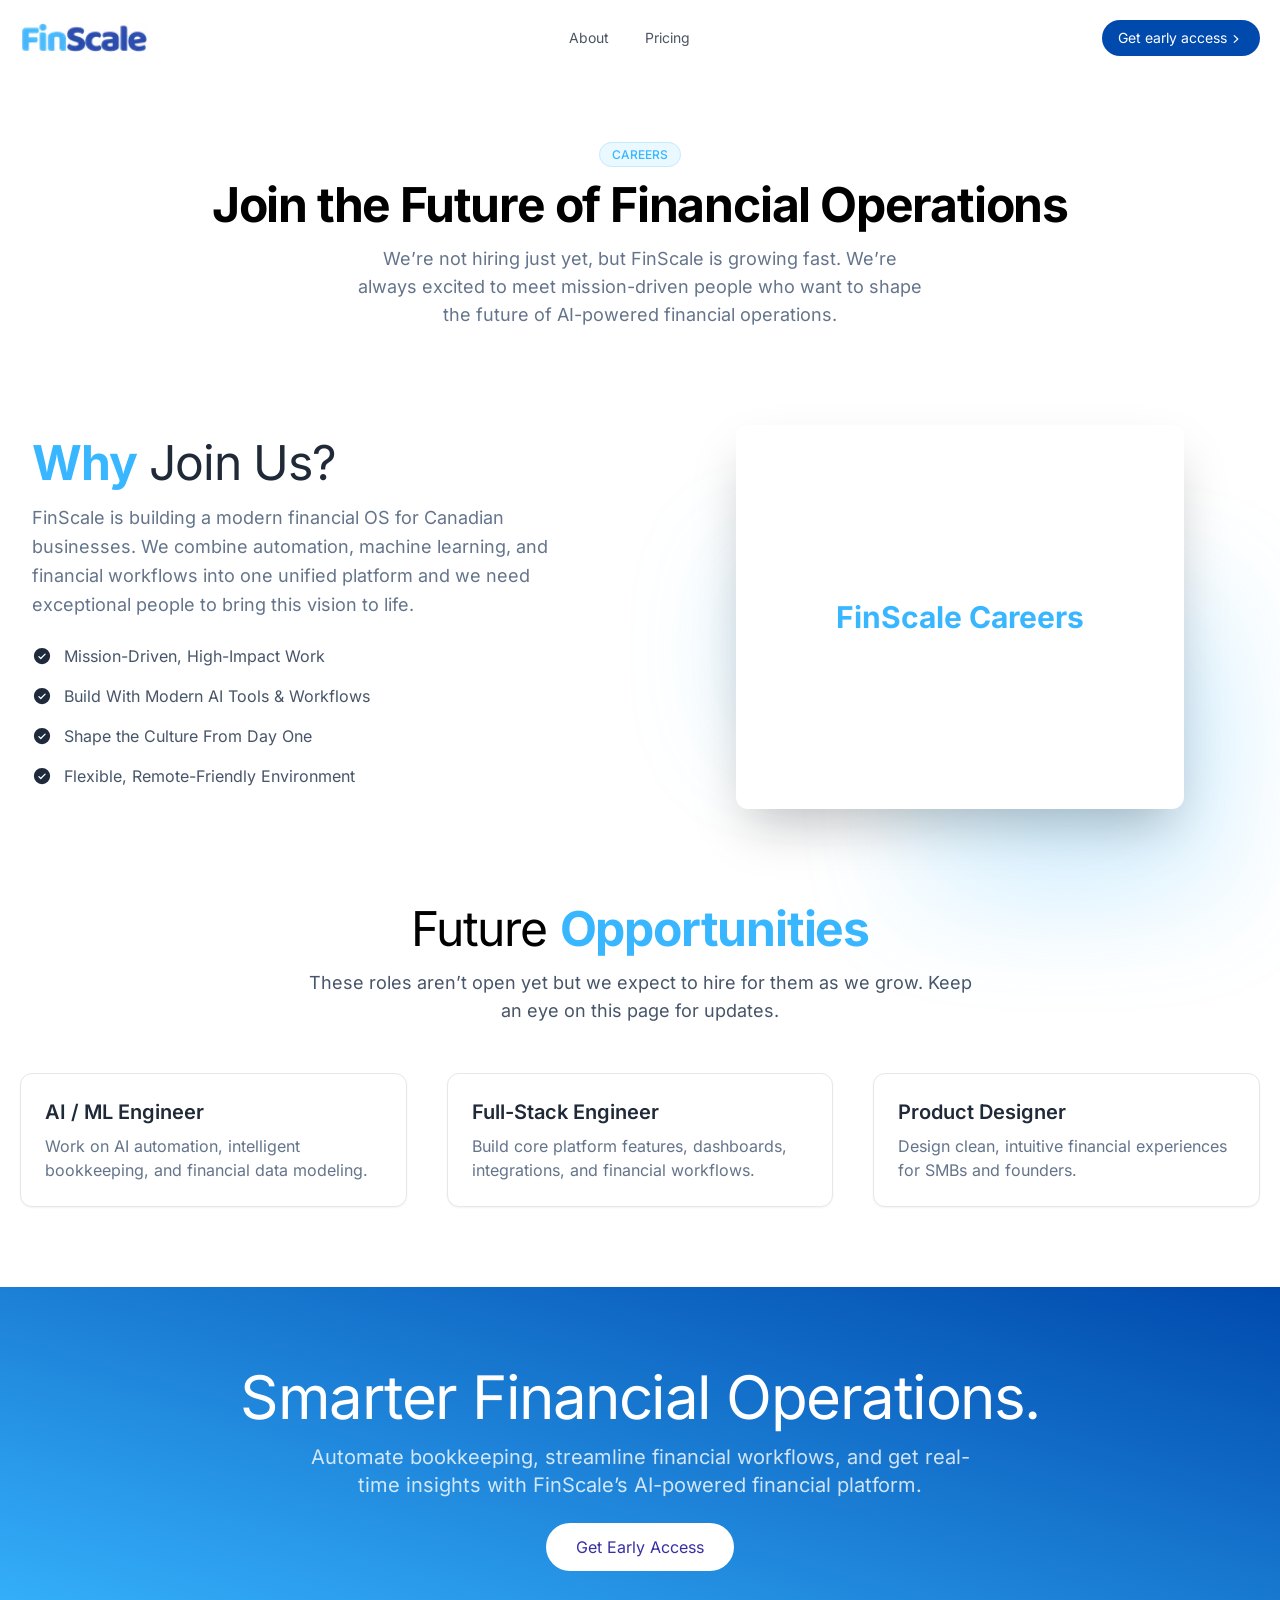
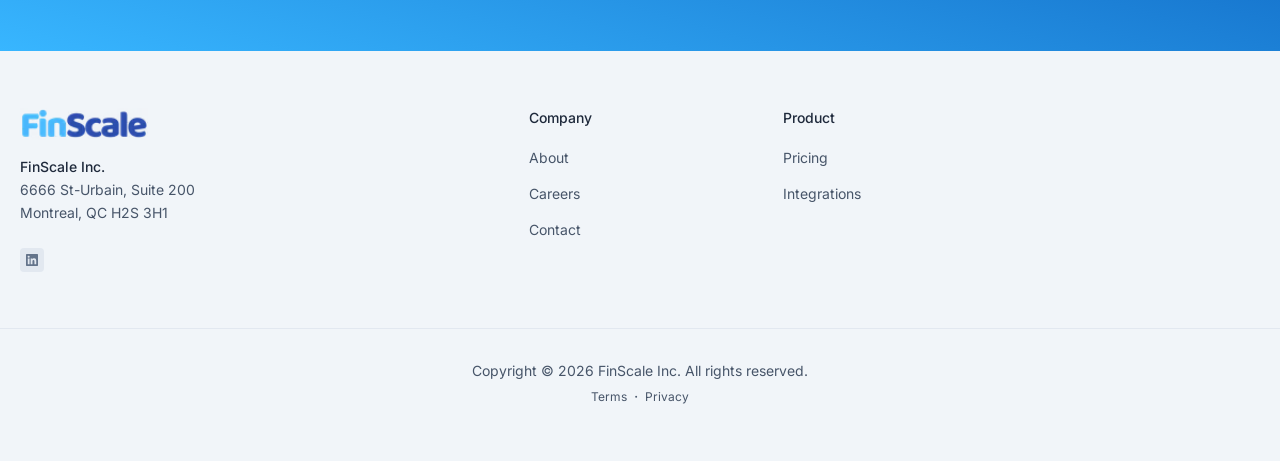
<file: careers/index.html>
<!DOCTYPE html><html lang="en"> <head><meta charset="UTF-8"><meta name="viewport" content="width=device-width"><link rel="icon" type="image/svg+xml" href="/favicon.ico"><meta name="generator" content="Astro v5.18.1"><title>Careers | FinScale</title><link rel="canonical" href="https://finscale.ai/careers/"><meta name="description" content="FinScale - Smarter Books. Faster Descisions"><meta name="robots" content="index, follow"><meta property="og:title" content="FinScale - Smarter Books. Faster Descisions"><meta property="og:type" content="website"><meta property="og:image" content="https://finscale.ai/opengraph.jpg"><meta property="og:url" content="https://finscale.ai/careers/"><meta property="og:image:url" content="https://finscale.ai/opengraph.jpg"><meta property="og:image:alt" content="Astroship Homepage Screenshot"><meta name="twitter:card" content="summary_large_image"><meta name="twitter:site" content="@web3templates"><meta name="twitter:creator" content="@surjithctly"><!-- Google Analytics 4 --><script async src="https://www.googletagmanager.com/gtag/js?id=G-W664R9090F"></script><script>
      window.dataLayer = window.dataLayer || [];
      function gtag() {
        dataLayer.push(arguments);
      }
      gtag("js", new Date());
      gtag("config", "G-W664R9090F");
    </script><!-- Enable this if you want to use Astro ViewTransitions  --><meta name="astro-view-transitions-enabled" content="true"><meta name="astro-view-transitions-fallback" content="animate"><script type="module" src="/_astro/ClientRouter.astro_astro_type_script_index_0_lang.CDGfc0hd.js"></script><link rel="stylesheet" href="/_astro/about.DvIa8Y_E.css">
<style>.astro-route-announcer{position:absolute;left:0;top:0;clip:rect(0 0 0 0);clip-path:inset(50%);overflow:hidden;white-space:nowrap;width:1px;height:1px}.astronav-sticky-header[data-astro-cid-itfz4qi6]{transition:all .3s ease;-webkit-transition:all .3s ease;will-change:transform}@keyframes astroFadeInOut{0%{opacity:1}to{opacity:0}}@keyframes astroFadeIn{0%{opacity:0;mix-blend-mode:plus-lighter}to{opacity:1;mix-blend-mode:plus-lighter}}@keyframes astroFadeOut{0%{opacity:1;mix-blend-mode:plus-lighter}to{opacity:0;mix-blend-mode:plus-lighter}}@keyframes astroSlideFromRight{0%{transform:translate(100%)}}@keyframes astroSlideFromLeft{0%{transform:translate(-100%)}}@keyframes astroSlideToRight{to{transform:translate(100%)}}@keyframes astroSlideToLeft{to{transform:translate(-100%)}}@media (prefers-reduced-motion){::view-transition-group(*),::view-transition-old(*),::view-transition-new(*){animation:none!important}[data-astro-transition-scope]{animation:none!important}}@font-face{font-family:Inter Variable;font-style:normal;font-display:swap;font-weight:100 900;src:url(/_astro/inter-cyrillic-ext-wght-normal.BOeWTOD4.woff2) format("woff2-variations");unicode-range:U+0460-052F,U+1C80-1C8A,U+20B4,U+2DE0-2DFF,U+A640-A69F,U+FE2E-FE2F}@font-face{font-family:Inter Variable;font-style:normal;font-display:swap;font-weight:100 900;src:url(/_astro/inter-cyrillic-wght-normal.DqGufNeO.woff2) format("woff2-variations");unicode-range:U+0301,U+0400-045F,U+0490-0491,U+04B0-04B1,U+2116}@font-face{font-family:Inter Variable;font-style:normal;font-display:swap;font-weight:100 900;src:url(/_astro/inter-greek-ext-wght-normal.DlzME5K_.woff2) format("woff2-variations");unicode-range:U+1F00-1FFF}@font-face{font-family:Inter Variable;font-style:normal;font-display:swap;font-weight:100 900;src:url(/_astro/inter-greek-wght-normal.CkhJZR-_.woff2) format("woff2-variations");unicode-range:U+0370-0377,U+037A-037F,U+0384-038A,U+038C,U+038E-03A1,U+03A3-03FF}@font-face{font-family:Inter Variable;font-style:normal;font-display:swap;font-weight:100 900;src:url(/_astro/inter-vietnamese-wght-normal.CBcvBZtf.woff2) format("woff2-variations");unicode-range:U+0102-0103,U+0110-0111,U+0128-0129,U+0168-0169,U+01A0-01A1,U+01AF-01B0,U+0300-0301,U+0303-0304,U+0308-0309,U+0323,U+0329,U+1EA0-1EF9,U+20AB}@font-face{font-family:Inter Variable;font-style:normal;font-display:swap;font-weight:100 900;src:url(/_astro/inter-latin-ext-wght-normal.DO1Apj_S.woff2) format("woff2-variations");unicode-range:U+0100-02BA,U+02BD-02C5,U+02C7-02CC,U+02CE-02D7,U+02DD-02FF,U+0304,U+0308,U+0329,U+1D00-1DBF,U+1E00-1E9F,U+1EF2-1EFF,U+2020,U+20A0-20AB,U+20AD-20C0,U+2113,U+2C60-2C7F,U+A720-A7FF}@font-face{font-family:Inter Variable;font-style:normal;font-display:swap;font-weight:100 900;src:url(/_astro/inter-latin-wght-normal.Dx4kXJAl.woff2) format("woff2-variations");unicode-range:U+0000-00FF,U+0131,U+0152-0153,U+02BB-02BC,U+02C6,U+02DA,U+02DC,U+0304,U+0308,U+0329,U+2000-206F,U+20AC,U+2122,U+2191,U+2193,U+2212,U+2215,U+FEFF,U+FFFD}img{content-visibility:auto}details>summary.list-none::-webkit-details-marker,details>summary.list-none::marker{display:none}
</style><style>[data-astro-transition-scope="astro-o7bz76pi-1"] { view-transition-name: astro-o7bz76pi-1; }@layer astro { ::view-transition-old(astro-o7bz76pi-1) { animation: none; opacity: 0; mix-blend-mode: normal; }::view-transition-new(astro-o7bz76pi-1) { animation: none; mix-blend-mode: normal; }::view-transition-group(astro-o7bz76pi-1) { animation: none } }[data-astro-transition-fallback="old"] [data-astro-transition-scope="astro-o7bz76pi-1"],
			[data-astro-transition-fallback="old"][data-astro-transition-scope="astro-o7bz76pi-1"] { animation: none; mix-blend-mode: normal; }[data-astro-transition-fallback="new"] [data-astro-transition-scope="astro-o7bz76pi-1"],
			[data-astro-transition-fallback="new"][data-astro-transition-scope="astro-o7bz76pi-1"] { animation: none; mix-blend-mode: normal; }</style></head> <body> <header class="astronav-sticky-header sticky top-0 border-b z-20 transition-all py-5 border-transparent" data-astro-cid-itfz4qi6>  <div class="max-w-screen-xl mx-auto px-5">  <div class="flex flex-col lg:flex-row justify-between items-center relative z-10" data-astro-transition-scope="astro-o7bz76pi-1"> <!-- <Astronav>
          <div class="flex w-full lg:w-auto items-center justify-between">
            <a
              href="/"
              class="text-lg flex items-center transition focus-visible:ring-2 focus-visible:ring-offset-2 focus-visible:ring-indigo-500 focus-visible:outline-none focus-visible:shadow-outline-indigo rounded-full px-2 -ml-2"
              ><span class="font-bold text-indigo-600">Fin</span><span
                class="text-slate-600">Scale</span
              >
              <span
                class="uppercase mt-0.5 leading-none text-[10px] ml-1 font-bold bg-gray-200 text-slate-700 px-2 py-1 rounded-md"
                >AI</span
              >
            </a>
            <div class="block lg:hidden">
              <MenuIcon class="w-4 h-4 text-gray-800" />
            </div>
          </div> -->  <div class="flex w-full lg:w-auto items-center justify-between"> <a href="/" class="flex items-center transition focus-visible:ring-2 focus-visible:ring-offset-2 focus-visible:ring-indigo-500 focus-visible:outline-none focus-visible:shadow-outline-indigo rounded-full px-2 -ml-2"> <picture> <source srcset="/_astro/fs-logo-new_960.BbjI-kse_ZjPi49.avif 120w, /_astro/fs-logo-new_960.BbjI-kse_1WxCNd.avif 160w" type="image/avif" sizes="120px"><source srcset="/_astro/fs-logo-new_960.BbjI-kse_2V7ix.webp 120w, /_astro/fs-logo-new_960.BbjI-kse_2kk3aT.webp 160w" type="image/webp" sizes="120px">  <img src="/_astro/fs-logo-new_960.BbjI-kse_1dvawI.png" srcset="/_astro/fs-logo-new_960.BbjI-kse_Z1rCBlq.png 120w, /_astro/fs-logo-new_960.BbjI-kse_OKjvV.png 160w" alt="FinScale Logo" sizes="120px" loading="lazy" decoding="async" fetchpriority="auto" width="960" height="237" class="h-8 w-auto"> </picture> </a> <div class="block lg:hidden"> <button id="astronav-menu" aria-label="Toggle Menu">  <svg fill="currentColor" class="w-4 h-4 text-gray-800" width="24" height="24" viewBox="0 0 24 24" xmlns="http://www.w3.org/2000/svg"> <title>Toggle Menu</title> <path class="astronav-close-icon astronav-toggle hidden" fill-rule="evenodd" clip-rule="evenodd" d="M18.278 16.864a1 1 0 01-1.414 1.414l-4.829-4.828-4.828 4.828a1 1 0 01-1.414-1.414l4.828-4.829-4.828-4.828a1 1 0 011.414-1.414l4.829 4.828 4.828-4.828a1 1 0 111.414 1.414l-4.828 4.829 4.828 4.828z"></path> <path class="astronav-open-icon astronav-toggle" fill-rule="evenodd" d="M4 5h16a1 1 0 010 2H4a1 1 0 110-2zm0 6h16a1 1 0 010 2H4a1 1 0 010-2zm0 6h16a1 1 0 010 2H4a1 1 0 010-2z"></path> </svg>  </button> </div> </div> <nav class="astronav-items astronav-toggle hidden w-full lg:w-auto mt-2 lg:flex lg:mt-0">  <ul class="flex flex-col lg:flex-row lg:gap-3"> <li> <a href="/about" class="flex lg:px-3 py-2 text-sm text-gray-600 hover:text-indigo-600 focus-visible:ring-2 focus-visible:ring-offset-2 transition focus-visible:ring-indigo-500 focus-visible:outline-none focus-visible:shadow-outline-indigo rounded-full"> About </a> </li><li> <a href="/pricing" class="flex lg:px-3 py-2 text-sm text-gray-600 hover:text-indigo-600 focus-visible:ring-2 focus-visible:ring-offset-2 transition focus-visible:ring-indigo-500 focus-visible:outline-none focus-visible:shadow-outline-indigo rounded-full"> Pricing </a> </li> </ul> <div class="lg:hidden flex items-center mt-3 gap-4"> <!-- <Link href="#" style="muted" block size="md">Log in</Link> --> <a href="/demo" class="rounded-full text-center transition focus-visible:ring-2 focus-visible:ring-offset-2 focus-visible:ring-indigo-500 focus-visible:outline-none focus-visible:shadow-outline-indigo w-full px-5 py-2 bg-[#004aad] text-white hover:bg-[#38b6ff]">Get early access </a> </div>  </nav>  <script>(function(){const closeOnClick = false;

["DOMContentLoaded", "astro:after-swap"].forEach((event) => {
  document.addEventListener(event, addListeners);
});

// Function to clone and replace elements
function cloneAndReplace(element) {
  const clone = element.cloneNode(true);
  element.parentNode.replaceChild(clone, element);
}

function addListeners() {
  // Clean up existing listeners
  const oldMenuButton = document.getElementById("astronav-menu");
  if (oldMenuButton) {
    cloneAndReplace(oldMenuButton);
  }

  const oldDropdownMenus = document.querySelectorAll(".astronav-dropdown");
  oldDropdownMenus.forEach((menu) => {
    cloneAndReplace(menu);
  });

  // Mobile nav toggle
  const menuButton = document.getElementById("astronav-menu");
  menuButton && menuButton.addEventListener("click", toggleMobileNav);

  // Dropdown menus
  const dropdownMenus = document.querySelectorAll(".astronav-dropdown");
  dropdownMenus.forEach((menu) => {
    const button = menu.querySelector("button");
    button &&
      button.addEventListener("click", (event) =>
        toggleDropdownMenu(event, menu, dropdownMenus)
      );

    // Handle Submenu Dropdowns
    const dropDownSubmenus = menu.querySelectorAll(
      ".astronav-dropdown-submenu"
    );

    dropDownSubmenus.forEach((submenu) => {
      const submenuButton = submenu.querySelector("button");
      submenuButton &&
        submenuButton.addEventListener("click", (event) => {
          event.stopImmediatePropagation();
          toggleSubmenuDropdown(event, submenu);
        });
    });
  });

  // Clicking away from dropdown will remove the dropdown class
  document.addEventListener("click", closeAllDropdowns);

  if (closeOnClick) {
    handleCloseOnClick();
  }
}

function toggleMobileNav() {
  [...document.querySelectorAll(".astronav-toggle")].forEach((el) => {
    el.classList.toggle("hidden");
  });
}

function toggleDropdownMenu(event, menu, dropdownMenus) {
  toggleMenu(menu);

  // Close one dropdown when selecting another
  Array.from(dropdownMenus)
    .filter((el) => el !== menu && !menu.contains(el))
    .forEach(closeMenu);

  event.stopPropagation();
}

function toggleSubmenuDropdown(event, submenu) {
  event.stopPropagation();
  toggleMenu(submenu);

  // Close sibling submenus at the same nesting level
  const siblingSubmenus = submenu
    .closest(".astronav-dropdown")
    .querySelectorAll(".astronav-dropdown-submenu");
  Array.from(siblingSubmenus)
    .filter((el) => el !== submenu && !submenu.contains(el))
    .forEach(closeMenu);
}

function closeAllDropdowns(event) {
  const dropdownMenus = document.querySelectorAll(".dropdown-toggle");
  const dropdownParent = document.querySelectorAll(
    ".astronav-dropdown, .astronav-dropdown-submenu"
  );
  const isButtonInsideDropdown = [
    ...document.querySelectorAll(
      `.astronav-dropdown button, .astronav-dropdown label, .astronav-dropdown input,
	  .astronav-dropdown-submenu button, .astronav-dropdown-submenu label, .astronav-dropdown-submenu input,
	  #astronav-menu`
    ),
  ].some((button) => button.contains(event.target));
  if (!isButtonInsideDropdown) {
    dropdownMenus.forEach((d) => {
      // console.log("I ran", d);
      // if (!d.contains(event.target)) {
      d.classList.remove("open");
      d.removeAttribute("open");
      d.classList.add("hidden");
      // }
    });
    dropdownParent.forEach((d) => {
      d.classList.remove("open");
      d.removeAttribute("open");
      d.setAttribute("aria-expanded", "false");
    });
  }
}

function toggleMenu(menu) {
  menu.classList.toggle("open");
  const expanded = menu.getAttribute("aria-expanded") === "true";
  menu.setAttribute("aria-expanded", expanded ? "false" : "true");
  menu.hasAttribute("open")
    ? menu.removeAttribute("open")
    : menu.setAttribute("open", "");

  const dropdownToggle = menu.querySelector(".dropdown-toggle");
  const dropdownExpanded = dropdownToggle.getAttribute("aria-expanded");
  dropdownToggle.classList.toggle("hidden");
  dropdownToggle.setAttribute(
    "aria-expanded",
    dropdownExpanded === "true" ? "false" : "true"
  );
}

function closeMenu(menu) {
  // console.log("closing", menu);
  menu.classList.remove("open");
  menu.removeAttribute("open");
  menu.setAttribute("aria-expanded", "false");
  const dropdownToggles = menu.querySelectorAll(".dropdown-toggle");
  dropdownToggles.forEach((toggle) => {
    toggle.classList.add("hidden");
    toggle.setAttribute("aria-expanded", "false");
  });
}

function handleCloseOnClick() {
  const navMenuItems = document.querySelector(".astronav-items");
  const navToggle = document.getElementById("astronav-menu");
  const navLink = navMenuItems && navMenuItems.querySelectorAll("a");

  const MenuIcons = navToggle.querySelectorAll(".astronav-toggle");

  navLink &&
    navLink.forEach((item) => {
      item.addEventListener("click", () => {
        navMenuItems?.classList.add("hidden");
        MenuIcons.forEach((el) => {
          el.classList.toggle("hidden");
        });
      });
    });
}
})();</script> <div> <div class="hidden lg:flex items-center gap-4"> <!-- <a
              href="#"
              class="text-sm px-2 py-1 transition focus-visible:ring-2 focus-visible:ring-offset-2 focus-visible:ring-indigo-500 focus-visible:outline-none focus-visible:shadow-outline-indigo rounded-full"
              >Log in</a
            > --> <a href="/demo" class="rounded-full text-center transition focus-visible:ring-2 focus-visible:ring-offset-2 focus-visible:ring-indigo-500 focus-visible:outline-none focus-visible:shadow-outline-indigo px-4 py-2 text-sm bg-[#004aad] text-white hover:bg-[#38b6ff] inline-flex items-center group gap-px"> <span>Get early access</span> <svg xmlns="http://www.w3.org/2000/svg" viewBox="0 0 20 20" fill="currentColor" class="w-4 h-4 mt-px group-hover:translate-x-1 transition-transform"> <path fill-rule="evenodd" d="M7.21 14.77a.75.75 0 01.02-1.06L11.168 10 7.23 6.29a.75.75 0 111.04-1.08l4.5 4.25a.75.75 0 010 1.08l-4.5 4.25a.75.75 0 01-1.06-.02z" clip-rule="evenodd"></path> </svg>  </a> </div> </div> </div>  </div>  </header> <script data-astro-rerun>(function(){const scrollY = 130;
const defaultClass = "py-5 border-transparent";
const activeClass = "py-2 bg-white/80 border-gray-200 backdrop-blur-lg";

  // @ts-nocheck
  let lastKnownScrollPosition = 0;
  let ticking = false;

  const header = document.querySelector(".astronav-sticky-header");

  // Define two different scroll positions
  const addScrollY = Math.max(scrollY, 50); // Scroll position to add active class
  const removeScrollY = Math.max(scrollY - 50, 10); // Scroll position to remove active class

  function updateAnimation(scrollPos) {
    if (scrollPos > addScrollY) {
      header.classList.remove(...defaultClass.split(" "));
      header.classList.add("is-active", ...activeClass.split(" "));
      header.setAttribute("active", "");
    } else if (scrollPos < removeScrollY) {
      header.classList.remove("is-active", ...activeClass.split(" "));
      header.classList.add(...defaultClass.split(" "));
      header.removeAttribute("active");
    }
  }

  window.addEventListener("scroll", function () {
    lastKnownScrollPosition = window.scrollY;
    if (!ticking) {
      window.requestAnimationFrame(function () {
        updateAnimation(lastKnownScrollPosition);
        ticking = false;
      });

      ticking = true;
    }
  });
})();</script>  <!--
<script>
  // @ts-nocheck
  let lastKnownScrollPosition = 0;
  let ticking = false;
  const header = document.querySelector(".astronav-sticky-header");
  const animDiv = header.querySelector(".padding-anim");
  const defaultClass = "py-[20px] border-transparent";
  const activeClass = "py-[8px] bg-white border-gray-200";

  // Define two different scroll positions
  const addScrollY = 100;   // Scroll position to add active class
  const removeScrollY = 50; // Scroll position to remove active class

  function updateAnimation(scrollPos) {
    if (scrollPos > addScrollY) {
      animDiv.classList.remove(...defaultClass.split(" "));
      animDiv.classList.add("is-active", ...activeClass.split(" "));
      animDiv.setAttribute("active", "");
    } else if (scrollPos < removeScrollY) {
      animDiv.classList.remove("is-active", ...activeClass.split(" "));
      animDiv.classList.add(...defaultClass.split(" "));
      animDiv.removeAttribute("active");
    }
  }

  window.addEventListener("scroll", function () {
    lastKnownScrollPosition = window.scrollY;

    if (!ticking) {
      window.requestAnimationFrame(function () {
        updateAnimation(lastKnownScrollPosition);
        ticking = false;
      });

      ticking = true;
    }
  });
</script> -->  <div class="max-w-screen-xl mx-auto px-5">  <div class="mt-16 text-center"> <div class="mb-4"> <span class="bg-[#38b6ff]/10 border-[#38b6ff]/20 border text-[#38b6ff] rounded-full text-xs font-medium px-3 py-1 ">  CAREERS  </span> </div> <h1 class="text-4xl lg:text-5xl font-bold lg:tracking-tight"> Join the Future of Financial Operations </h1> <p class="text-lg mt-4 text-slate-500 mx-auto max-w-xl"> 
We’re not hiring just yet, but FinScale is growing fast.  
        We’re always excited to meet mission-driven people who want to shape the 
        future of AI-powered financial operations.
 </p> </div>    <div class="grid sm:grid-cols-2 gap-10 mx-auto mt-24"> <div class="place-self-center"> <h2 class="text-5xl text-gray-800 tracking-tight -mt-2"> <span class="text-fslight font-bold">Why</span> Join Us?
</h2> <p class="text-lg max-w-xl mt-4 leading-relaxed text-slate-500">
FinScale is building a modern financial OS for Canadian businesses. 
          We combine automation, machine learning, and financial workflows into 
          one unified platform and we need exceptional people to bring this 
          vision to life.
</p> <ul class="grid mt-6 text-left gap-y-4"> <li class="flex items-center gap-3 text-slate-800"> <svg width="1em" height="1em" class="w-5 h-5" data-icon="ph:check-circle-fill">   <symbol id="ai:ph:check-circle-fill" viewBox="0 0 256 256"><path fill="currentColor" d="M128 24a104 104 0 1 0 104 104A104.11 104.11 0 0 0 128 24m45.66 85.66l-56 56a8 8 0 0 1-11.32 0l-24-24a8 8 0 0 1 11.32-11.32L112 148.69l50.34-50.35a8 8 0 0 1 11.32 11.32"/></symbol><use href="#ai:ph:check-circle-fill"></use>  </svg> <span class="text-slate-600">Mission-Driven, High-Impact Work</span> </li> <li class="flex items-center gap-3 text-slate-800"> <svg width="1em" height="1em" viewBox="0 0 256 256" class="w-5 h-5" data-icon="ph:check-circle-fill">   <use href="#ai:ph:check-circle-fill"></use>  </svg> <span class="text-slate-600">Build With Modern AI Tools & Workflows</span> </li> <li class="flex items-center gap-3 text-slate-800"> <svg width="1em" height="1em" viewBox="0 0 256 256" class="w-5 h-5" data-icon="ph:check-circle-fill">   <use href="#ai:ph:check-circle-fill"></use>  </svg> <span class="text-slate-600">Shape the Culture From Day One</span> </li> <li class="flex items-center gap-3 text-slate-800"> <svg width="1em" height="1em" viewBox="0 0 256 256" class="w-5 h-5" data-icon="ph:check-circle-fill">   <use href="#ai:ph:check-circle-fill"></use>  </svg> <span class="text-slate-600">Flexible, Remote-Friendly Environment</span> </li> </ul> </div> <div class="relative"> <div class="absolute w-96 h-96 blur-2xl -z-10 bg-gradient-radial from-fslight/30 right-0 top-1/3"></div> <div class="absolute w-64 h-64 blur-2xl -z-10 bg-gradient-radial from-fslight/20 left-10 top-1/4"></div> <div class="rounded-xl w-full max-w-md mx-auto shadow-2xl bg-white h-96 flex items-center justify-center text-3xl font-bold text-fslight">
FinScale Careers
</div> </div> </div>  <div class="mt-24"> <h2 class="text-4xl lg:text-5xl lg:tracking-tight text-center">
Future <span class="text-fslight font-bold">Opportunities</span> </h2> <p class="text-lg mt-4 text-slate-600 text-center max-w-2xl mx-auto">
These roles aren’t open yet but we expect to hire for them as we grow.  
        Keep an eye on this page for updates.
</p> </div> <div class="grid md:grid-cols-3 gap-10 mx-auto mt-12"> <div class="p-6 border rounded-xl shadow-sm hover:shadow-md transition bg-white"> <h3 class="text-xl font-semibold text-gray-800">AI / ML Engineer</h3> <p class="mt-2 text-slate-500">Work on AI automation, intelligent bookkeeping, and financial data modeling.</p> </div> <div class="p-6 border rounded-xl shadow-sm hover:shadow-md transition bg-white"> <h3 class="text-xl font-semibold text-gray-800">Full-Stack Engineer</h3> <p class="mt-2 text-slate-500">Build core platform features, dashboards, integrations, and financial workflows.</p> </div> <div class="p-6 border rounded-xl shadow-sm hover:shadow-md transition bg-white"> <h3 class="text-xl font-semibold text-gray-800">Product Designer</h3> <p class="mt-2 text-slate-500">Design clean, intuitive financial experiences for SMBs and founders.</p> </div> </div>    </div> <!-- <div
  class="bg-gradient-to-bl from-indigo-900 to-indigo-700 p-8 md:px-20 md:py-20 mt-20 flex flex-col items-center text-center">
  <h2 class="text-white text-4xl md:text-6xl tracking-tight">
    Build faster websites.
  </h2>
  <p class="text-white/70 mt-4 text-lg md:text-xl">
    Pull content from anywhere and serve it fast with Astro's next-gen island
    architecture.
  </p>
  <div class="flex mt-5">
    <Link href="/demo" style="inverted">Sign up for a 14-day Trial</Link>
  </div>
</div> --><div class="bg-gradient-to-bl from-fsdark to-fslight p-8 md:px-20 md:py-20 mt-20 flex flex-col items-center text-center"> <h2 class="text-white text-4xl md:text-6xl tracking-tight">
Smarter Financial Operations.
</h2> <p class="text-white/80 mt-4 text-lg md:text-xl max-w-2xl">
Automate bookkeeping, streamline financial workflows, and get real-time
    insights with FinScale’s AI-powered financial platform.
</p> <div class="flex mt-6"> <a href="/demo" class="rounded-full text-center transition focus-visible:ring-2 focus-visible:ring-offset-2 focus-visible:ring-indigo-500 focus-visible:outline-none focus-visible:shadow-outline-indigo px-7 py-2.5 bg-white text-indigo-800 border-2 border-transparent">Get Early Access </a> </div> </div>  <footer class="py-14 bg-slate-100 border-t border-slate-100"> <div class="max-w-screen-xl mx-auto px-5">  <div class="grid sm:grid-cols-2 md:grid-cols-3 lg:grid-cols-5 gap-8"> <div class="sm:col-span-2 md:col-span-3 lg:col-span-2"> <a href="/" class="flex items-center"> <picture> <source srcset="/_astro/fs-logo-new_960.BbjI-kse_ZjPi49.avif 120w, /_astro/fs-logo-new_960.BbjI-kse_1WxCNd.avif 160w" type="image/avif" sizes="120px"><source srcset="/_astro/fs-logo-new_960.BbjI-kse_2V7ix.webp 120w, /_astro/fs-logo-new_960.BbjI-kse_2kk3aT.webp 160w" type="image/webp" sizes="120px">  <img src="/_astro/fs-logo-new_960.BbjI-kse_1dvawI.png" srcset="/_astro/fs-logo-new_960.BbjI-kse_Z1rCBlq.png 120w, /_astro/fs-logo-new_960.BbjI-kse_OKjvV.png 160w" alt="FinScale Logo" sizes="120px" loading="lazy" decoding="async" fetchpriority="auto" width="960" height="237" class="h-8 w-auto"> </picture> </a> <div class="mt-4 text-sm text-slate-600 leading-relaxed"> <p class="font-medium text-slate-800">FinScale Inc.</p> <p>6666 St-Urbain, Suite 200</p> <p>Montreal, QC H2S 3H1</p> </div> <div class="flex gap-3 mt-6 items-center"> <a href="https://ca.linkedin.com/company/finscale-ai" target="_blank" rel="noopener noreferrer" class="bg-slate-200 hover:bg-slate-300 rounded w-6 h-6 inline-flex items-center justify-center text-slate-500 transition-colors"> <svg width="1em" height="1em" class="w-4 h-4" data-icon="bx:bxl-linkedin-square">   <symbol id="ai:bx:bxl-linkedin-square" viewBox="0 0 24 24"><path d="M20 3H4a1 1 0 0 0-1 1v16a1 1 0 0 0 1 1h16a1 1 0 0 0 1-1V4a1 1 0 0 0-1-1zM8.339 18.337H5.667v-8.59h2.672v8.59zM7.003 8.574a1.548 1.548 0 1 1 0-3.096a1.548 1.548 0 0 1 0 3.096zm11.335 9.763h-2.669V14.16c0-.996-.018-2.277-1.388-2.277c-1.39 0-1.601 1.086-1.601 2.207v4.248h-2.667v-8.59h2.56v1.174h.037c.355-.675 1.227-1.387 2.524-1.387c2.704 0 3.203 1.778 3.203 4.092v4.71z" fill="currentColor"/></symbol><use href="#ai:bx:bxl-linkedin-square"></use>  </svg><span class="sr-only">Linkedin</span></a> </div> </div> <div> <h3 class="font-medium text-sm text-slate-800">Company</h3> <div class="flex flex-col mt-3"> <a href="/about" class="py-2 text-sm text-slate-600 hover:text-indigo-600"> About </a><a href="/careers" class="py-2 text-sm text-slate-600 hover:text-indigo-600"> Careers </a><a href="/contact" class="py-2 text-sm text-slate-600 hover:text-indigo-600"> Contact </a> </div> </div> <div> <h3 class="font-medium text-sm text-slate-800">Product</h3> <div class="flex flex-col mt-3"> <a href="/pricing" class="py-2 text-sm text-slate-600 hover:text-indigo-600"> Pricing </a><a href="/#integrations" class="py-2 text-sm text-slate-600 hover:text-indigo-600"> Integrations </a> </div> </div> <!-- <div>
        <h3 class="font-medium text-sm text-slate-800">Resources</h3>
        <div class="flex flex-col mt-3">
          {
            footermenu.resources.map((item) => (
              <a
                href={item.path || "#"}
                class="py-2 text-sm text-slate-600 hover:text-indigo-600">
                {item.title}
              </a>
            ))
          }
        </div>
      </div> --> </div>  </div> <div class="mt-14 pt-8 px-5 border-t border-slate-200"> <div class="max-w-screen-xl mx-auto px-5">  <p class="text-center text-sm text-slate-600 [text-wrap:balance]">
Copyright © 2026 FinScale Inc. All rights reserved.
</p> <p class="text-center text-xs text-slate-600 mt-2"> <a href="/terms" class="hover:text-indigo-500"> Terms</a> ・ <a href="/privacy" class="hover:text-indigo-500">
Privacy</a> </p>  </div> </div> </footer> </body></html>
</file>
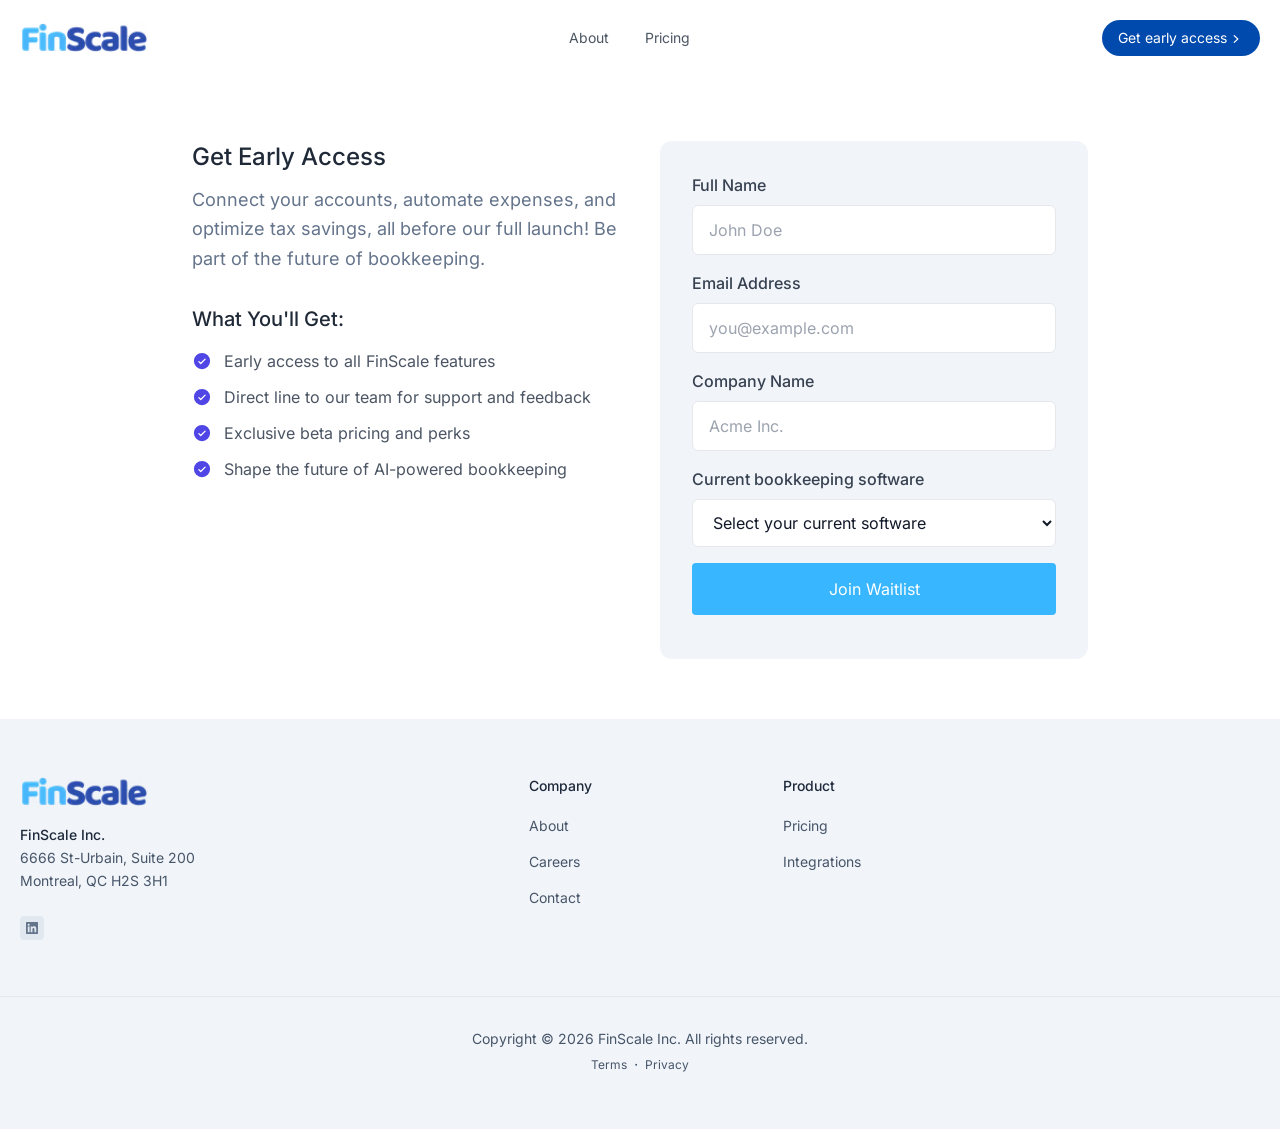
<file: contact/index.html>
<!DOCTYPE html><html lang="en"> <head><meta charset="UTF-8"><meta name="viewport" content="width=device-width"><link rel="icon" type="image/svg+xml" href="/favicon.ico"><meta name="generator" content="Astro v5.18.1"><title>Join the FinScale Beta Program | FinScale</title><link rel="canonical" href="https://finscale.ai/contact/"><meta name="description" content="FinScale - Smarter Books. Faster Descisions"><meta name="robots" content="index, follow"><meta property="og:title" content="FinScale - Smarter Books. Faster Descisions"><meta property="og:type" content="website"><meta property="og:image" content="https://finscale.ai/opengraph.jpg"><meta property="og:url" content="https://finscale.ai/contact/"><meta property="og:image:url" content="https://finscale.ai/opengraph.jpg"><meta property="og:image:alt" content="Astroship Homepage Screenshot"><meta name="twitter:card" content="summary_large_image"><meta name="twitter:site" content="@web3templates"><meta name="twitter:creator" content="@surjithctly"><!-- Google Analytics 4 --><script async src="https://www.googletagmanager.com/gtag/js?id=G-W664R9090F"></script><script>
      window.dataLayer = window.dataLayer || [];
      function gtag() {
        dataLayer.push(arguments);
      }
      gtag("js", new Date());
      gtag("config", "G-W664R9090F");
    </script><!-- Enable this if you want to use Astro ViewTransitions  --><meta name="astro-view-transitions-enabled" content="true"><meta name="astro-view-transitions-fallback" content="animate"><script type="module" src="/_astro/ClientRouter.astro_astro_type_script_index_0_lang.CDGfc0hd.js"></script><link rel="stylesheet" href="/_astro/about.DvIa8Y_E.css">
<style>.astro-route-announcer{position:absolute;left:0;top:0;clip:rect(0 0 0 0);clip-path:inset(50%);overflow:hidden;white-space:nowrap;width:1px;height:1px}.astronav-sticky-header[data-astro-cid-itfz4qi6]{transition:all .3s ease;-webkit-transition:all .3s ease;will-change:transform}@keyframes astroFadeInOut{0%{opacity:1}to{opacity:0}}@keyframes astroFadeIn{0%{opacity:0;mix-blend-mode:plus-lighter}to{opacity:1;mix-blend-mode:plus-lighter}}@keyframes astroFadeOut{0%{opacity:1;mix-blend-mode:plus-lighter}to{opacity:0;mix-blend-mode:plus-lighter}}@keyframes astroSlideFromRight{0%{transform:translate(100%)}}@keyframes astroSlideFromLeft{0%{transform:translate(-100%)}}@keyframes astroSlideToRight{to{transform:translate(100%)}}@keyframes astroSlideToLeft{to{transform:translate(-100%)}}@media (prefers-reduced-motion){::view-transition-group(*),::view-transition-old(*),::view-transition-new(*){animation:none!important}[data-astro-transition-scope]{animation:none!important}}@font-face{font-family:Inter Variable;font-style:normal;font-display:swap;font-weight:100 900;src:url(/_astro/inter-cyrillic-ext-wght-normal.BOeWTOD4.woff2) format("woff2-variations");unicode-range:U+0460-052F,U+1C80-1C8A,U+20B4,U+2DE0-2DFF,U+A640-A69F,U+FE2E-FE2F}@font-face{font-family:Inter Variable;font-style:normal;font-display:swap;font-weight:100 900;src:url(/_astro/inter-cyrillic-wght-normal.DqGufNeO.woff2) format("woff2-variations");unicode-range:U+0301,U+0400-045F,U+0490-0491,U+04B0-04B1,U+2116}@font-face{font-family:Inter Variable;font-style:normal;font-display:swap;font-weight:100 900;src:url(/_astro/inter-greek-ext-wght-normal.DlzME5K_.woff2) format("woff2-variations");unicode-range:U+1F00-1FFF}@font-face{font-family:Inter Variable;font-style:normal;font-display:swap;font-weight:100 900;src:url(/_astro/inter-greek-wght-normal.CkhJZR-_.woff2) format("woff2-variations");unicode-range:U+0370-0377,U+037A-037F,U+0384-038A,U+038C,U+038E-03A1,U+03A3-03FF}@font-face{font-family:Inter Variable;font-style:normal;font-display:swap;font-weight:100 900;src:url(/_astro/inter-vietnamese-wght-normal.CBcvBZtf.woff2) format("woff2-variations");unicode-range:U+0102-0103,U+0110-0111,U+0128-0129,U+0168-0169,U+01A0-01A1,U+01AF-01B0,U+0300-0301,U+0303-0304,U+0308-0309,U+0323,U+0329,U+1EA0-1EF9,U+20AB}@font-face{font-family:Inter Variable;font-style:normal;font-display:swap;font-weight:100 900;src:url(/_astro/inter-latin-ext-wght-normal.DO1Apj_S.woff2) format("woff2-variations");unicode-range:U+0100-02BA,U+02BD-02C5,U+02C7-02CC,U+02CE-02D7,U+02DD-02FF,U+0304,U+0308,U+0329,U+1D00-1DBF,U+1E00-1E9F,U+1EF2-1EFF,U+2020,U+20A0-20AB,U+20AD-20C0,U+2113,U+2C60-2C7F,U+A720-A7FF}@font-face{font-family:Inter Variable;font-style:normal;font-display:swap;font-weight:100 900;src:url(/_astro/inter-latin-wght-normal.Dx4kXJAl.woff2) format("woff2-variations");unicode-range:U+0000-00FF,U+0131,U+0152-0153,U+02BB-02BC,U+02C6,U+02DA,U+02DC,U+0304,U+0308,U+0329,U+2000-206F,U+20AC,U+2122,U+2191,U+2193,U+2212,U+2215,U+FEFF,U+FFFD}img{content-visibility:auto}details>summary.list-none::-webkit-details-marker,details>summary.list-none::marker{display:none}
.invalid-feedback[data-astro-cid-m4wsunkm],.empty-feedback[data-astro-cid-m4wsunkm]{display:none}.was-validated[data-astro-cid-m4wsunkm] [data-astro-cid-m4wsunkm]:-moz-placeholder:invalid~.empty-feedback[data-astro-cid-m4wsunkm]{display:block}.was-validated[data-astro-cid-m4wsunkm] [data-astro-cid-m4wsunkm]:placeholder-shown:invalid~.empty-feedback[data-astro-cid-m4wsunkm]{display:block}.was-validated[data-astro-cid-m4wsunkm] [data-astro-cid-m4wsunkm]:not(:-moz-placeholder):invalid~.invalid-feedback[data-astro-cid-m4wsunkm]{display:block}.was-validated[data-astro-cid-m4wsunkm] [data-astro-cid-m4wsunkm]:not(:placeholder-shown):invalid~.invalid-feedback[data-astro-cid-m4wsunkm]{display:block}.is-invalid[data-astro-cid-m4wsunkm],.was-validated[data-astro-cid-m4wsunkm] [data-astro-cid-m4wsunkm]:invalid{border-color:#dc3545}
</style><style>[data-astro-transition-scope="astro-o7bz76pi-1"] { view-transition-name: astro-o7bz76pi-1; }@layer astro { ::view-transition-old(astro-o7bz76pi-1) { animation: none; opacity: 0; mix-blend-mode: normal; }::view-transition-new(astro-o7bz76pi-1) { animation: none; mix-blend-mode: normal; }::view-transition-group(astro-o7bz76pi-1) { animation: none } }[data-astro-transition-fallback="old"] [data-astro-transition-scope="astro-o7bz76pi-1"],
			[data-astro-transition-fallback="old"][data-astro-transition-scope="astro-o7bz76pi-1"] { animation: none; mix-blend-mode: normal; }[data-astro-transition-fallback="new"] [data-astro-transition-scope="astro-o7bz76pi-1"],
			[data-astro-transition-fallback="new"][data-astro-transition-scope="astro-o7bz76pi-1"] { animation: none; mix-blend-mode: normal; }</style></head> <body> <header class="astronav-sticky-header sticky top-0 border-b z-20 transition-all py-5 border-transparent" data-astro-cid-itfz4qi6>  <div class="max-w-screen-xl mx-auto px-5">  <div class="flex flex-col lg:flex-row justify-between items-center relative z-10" data-astro-transition-scope="astro-o7bz76pi-1"> <!-- <Astronav>
          <div class="flex w-full lg:w-auto items-center justify-between">
            <a
              href="/"
              class="text-lg flex items-center transition focus-visible:ring-2 focus-visible:ring-offset-2 focus-visible:ring-indigo-500 focus-visible:outline-none focus-visible:shadow-outline-indigo rounded-full px-2 -ml-2"
              ><span class="font-bold text-indigo-600">Fin</span><span
                class="text-slate-600">Scale</span
              >
              <span
                class="uppercase mt-0.5 leading-none text-[10px] ml-1 font-bold bg-gray-200 text-slate-700 px-2 py-1 rounded-md"
                >AI</span
              >
            </a>
            <div class="block lg:hidden">
              <MenuIcon class="w-4 h-4 text-gray-800" />
            </div>
          </div> -->  <div class="flex w-full lg:w-auto items-center justify-between"> <a href="/" class="flex items-center transition focus-visible:ring-2 focus-visible:ring-offset-2 focus-visible:ring-indigo-500 focus-visible:outline-none focus-visible:shadow-outline-indigo rounded-full px-2 -ml-2"> <picture> <source srcset="/_astro/fs-logo-new_960.BbjI-kse_ZjPi49.avif 120w, /_astro/fs-logo-new_960.BbjI-kse_1WxCNd.avif 160w" type="image/avif" sizes="120px"><source srcset="/_astro/fs-logo-new_960.BbjI-kse_2V7ix.webp 120w, /_astro/fs-logo-new_960.BbjI-kse_2kk3aT.webp 160w" type="image/webp" sizes="120px">  <img src="/_astro/fs-logo-new_960.BbjI-kse_1dvawI.png" srcset="/_astro/fs-logo-new_960.BbjI-kse_Z1rCBlq.png 120w, /_astro/fs-logo-new_960.BbjI-kse_OKjvV.png 160w" alt="FinScale Logo" sizes="120px" loading="lazy" decoding="async" fetchpriority="auto" width="960" height="237" class="h-8 w-auto"> </picture> </a> <div class="block lg:hidden"> <button id="astronav-menu" aria-label="Toggle Menu">  <svg fill="currentColor" class="w-4 h-4 text-gray-800" width="24" height="24" viewBox="0 0 24 24" xmlns="http://www.w3.org/2000/svg"> <title>Toggle Menu</title> <path class="astronav-close-icon astronav-toggle hidden" fill-rule="evenodd" clip-rule="evenodd" d="M18.278 16.864a1 1 0 01-1.414 1.414l-4.829-4.828-4.828 4.828a1 1 0 01-1.414-1.414l4.828-4.829-4.828-4.828a1 1 0 011.414-1.414l4.829 4.828 4.828-4.828a1 1 0 111.414 1.414l-4.828 4.829 4.828 4.828z"></path> <path class="astronav-open-icon astronav-toggle" fill-rule="evenodd" d="M4 5h16a1 1 0 010 2H4a1 1 0 110-2zm0 6h16a1 1 0 010 2H4a1 1 0 010-2zm0 6h16a1 1 0 010 2H4a1 1 0 010-2z"></path> </svg>  </button> </div> </div> <nav class="astronav-items astronav-toggle hidden w-full lg:w-auto mt-2 lg:flex lg:mt-0">  <ul class="flex flex-col lg:flex-row lg:gap-3"> <li> <a href="/about" class="flex lg:px-3 py-2 text-sm text-gray-600 hover:text-indigo-600 focus-visible:ring-2 focus-visible:ring-offset-2 transition focus-visible:ring-indigo-500 focus-visible:outline-none focus-visible:shadow-outline-indigo rounded-full"> About </a> </li><li> <a href="/pricing" class="flex lg:px-3 py-2 text-sm text-gray-600 hover:text-indigo-600 focus-visible:ring-2 focus-visible:ring-offset-2 transition focus-visible:ring-indigo-500 focus-visible:outline-none focus-visible:shadow-outline-indigo rounded-full"> Pricing </a> </li> </ul> <div class="lg:hidden flex items-center mt-3 gap-4"> <!-- <Link href="#" style="muted" block size="md">Log in</Link> --> <a href="/demo" class="rounded-full text-center transition focus-visible:ring-2 focus-visible:ring-offset-2 focus-visible:ring-indigo-500 focus-visible:outline-none focus-visible:shadow-outline-indigo w-full px-5 py-2 bg-[#004aad] text-white hover:bg-[#38b6ff]">Get early access </a> </div>  </nav>  <script>(function(){const closeOnClick = false;

["DOMContentLoaded", "astro:after-swap"].forEach((event) => {
  document.addEventListener(event, addListeners);
});

// Function to clone and replace elements
function cloneAndReplace(element) {
  const clone = element.cloneNode(true);
  element.parentNode.replaceChild(clone, element);
}

function addListeners() {
  // Clean up existing listeners
  const oldMenuButton = document.getElementById("astronav-menu");
  if (oldMenuButton) {
    cloneAndReplace(oldMenuButton);
  }

  const oldDropdownMenus = document.querySelectorAll(".astronav-dropdown");
  oldDropdownMenus.forEach((menu) => {
    cloneAndReplace(menu);
  });

  // Mobile nav toggle
  const menuButton = document.getElementById("astronav-menu");
  menuButton && menuButton.addEventListener("click", toggleMobileNav);

  // Dropdown menus
  const dropdownMenus = document.querySelectorAll(".astronav-dropdown");
  dropdownMenus.forEach((menu) => {
    const button = menu.querySelector("button");
    button &&
      button.addEventListener("click", (event) =>
        toggleDropdownMenu(event, menu, dropdownMenus)
      );

    // Handle Submenu Dropdowns
    const dropDownSubmenus = menu.querySelectorAll(
      ".astronav-dropdown-submenu"
    );

    dropDownSubmenus.forEach((submenu) => {
      const submenuButton = submenu.querySelector("button");
      submenuButton &&
        submenuButton.addEventListener("click", (event) => {
          event.stopImmediatePropagation();
          toggleSubmenuDropdown(event, submenu);
        });
    });
  });

  // Clicking away from dropdown will remove the dropdown class
  document.addEventListener("click", closeAllDropdowns);

  if (closeOnClick) {
    handleCloseOnClick();
  }
}

function toggleMobileNav() {
  [...document.querySelectorAll(".astronav-toggle")].forEach((el) => {
    el.classList.toggle("hidden");
  });
}

function toggleDropdownMenu(event, menu, dropdownMenus) {
  toggleMenu(menu);

  // Close one dropdown when selecting another
  Array.from(dropdownMenus)
    .filter((el) => el !== menu && !menu.contains(el))
    .forEach(closeMenu);

  event.stopPropagation();
}

function toggleSubmenuDropdown(event, submenu) {
  event.stopPropagation();
  toggleMenu(submenu);

  // Close sibling submenus at the same nesting level
  const siblingSubmenus = submenu
    .closest(".astronav-dropdown")
    .querySelectorAll(".astronav-dropdown-submenu");
  Array.from(siblingSubmenus)
    .filter((el) => el !== submenu && !submenu.contains(el))
    .forEach(closeMenu);
}

function closeAllDropdowns(event) {
  const dropdownMenus = document.querySelectorAll(".dropdown-toggle");
  const dropdownParent = document.querySelectorAll(
    ".astronav-dropdown, .astronav-dropdown-submenu"
  );
  const isButtonInsideDropdown = [
    ...document.querySelectorAll(
      `.astronav-dropdown button, .astronav-dropdown label, .astronav-dropdown input,
	  .astronav-dropdown-submenu button, .astronav-dropdown-submenu label, .astronav-dropdown-submenu input,
	  #astronav-menu`
    ),
  ].some((button) => button.contains(event.target));
  if (!isButtonInsideDropdown) {
    dropdownMenus.forEach((d) => {
      // console.log("I ran", d);
      // if (!d.contains(event.target)) {
      d.classList.remove("open");
      d.removeAttribute("open");
      d.classList.add("hidden");
      // }
    });
    dropdownParent.forEach((d) => {
      d.classList.remove("open");
      d.removeAttribute("open");
      d.setAttribute("aria-expanded", "false");
    });
  }
}

function toggleMenu(menu) {
  menu.classList.toggle("open");
  const expanded = menu.getAttribute("aria-expanded") === "true";
  menu.setAttribute("aria-expanded", expanded ? "false" : "true");
  menu.hasAttribute("open")
    ? menu.removeAttribute("open")
    : menu.setAttribute("open", "");

  const dropdownToggle = menu.querySelector(".dropdown-toggle");
  const dropdownExpanded = dropdownToggle.getAttribute("aria-expanded");
  dropdownToggle.classList.toggle("hidden");
  dropdownToggle.setAttribute(
    "aria-expanded",
    dropdownExpanded === "true" ? "false" : "true"
  );
}

function closeMenu(menu) {
  // console.log("closing", menu);
  menu.classList.remove("open");
  menu.removeAttribute("open");
  menu.setAttribute("aria-expanded", "false");
  const dropdownToggles = menu.querySelectorAll(".dropdown-toggle");
  dropdownToggles.forEach((toggle) => {
    toggle.classList.add("hidden");
    toggle.setAttribute("aria-expanded", "false");
  });
}

function handleCloseOnClick() {
  const navMenuItems = document.querySelector(".astronav-items");
  const navToggle = document.getElementById("astronav-menu");
  const navLink = navMenuItems && navMenuItems.querySelectorAll("a");

  const MenuIcons = navToggle.querySelectorAll(".astronav-toggle");

  navLink &&
    navLink.forEach((item) => {
      item.addEventListener("click", () => {
        navMenuItems?.classList.add("hidden");
        MenuIcons.forEach((el) => {
          el.classList.toggle("hidden");
        });
      });
    });
}
})();</script> <div> <div class="hidden lg:flex items-center gap-4"> <!-- <a
              href="#"
              class="text-sm px-2 py-1 transition focus-visible:ring-2 focus-visible:ring-offset-2 focus-visible:ring-indigo-500 focus-visible:outline-none focus-visible:shadow-outline-indigo rounded-full"
              >Log in</a
            > --> <a href="/demo" class="rounded-full text-center transition focus-visible:ring-2 focus-visible:ring-offset-2 focus-visible:ring-indigo-500 focus-visible:outline-none focus-visible:shadow-outline-indigo px-4 py-2 text-sm bg-[#004aad] text-white hover:bg-[#38b6ff] inline-flex items-center group gap-px"> <span>Get early access</span> <svg xmlns="http://www.w3.org/2000/svg" viewBox="0 0 20 20" fill="currentColor" class="w-4 h-4 mt-px group-hover:translate-x-1 transition-transform"> <path fill-rule="evenodd" d="M7.21 14.77a.75.75 0 01.02-1.06L11.168 10 7.23 6.29a.75.75 0 111.04-1.08l4.5 4.25a.75.75 0 010 1.08l-4.5 4.25a.75.75 0 01-1.06-.02z" clip-rule="evenodd"></path> </svg>  </a> </div> </div> </div>  </div>  </header> <script data-astro-rerun>(function(){const scrollY = 130;
const defaultClass = "py-5 border-transparent";
const activeClass = "py-2 bg-white/80 border-gray-200 backdrop-blur-lg";

  // @ts-nocheck
  let lastKnownScrollPosition = 0;
  let ticking = false;

  const header = document.querySelector(".astronav-sticky-header");

  // Define two different scroll positions
  const addScrollY = Math.max(scrollY, 50); // Scroll position to add active class
  const removeScrollY = Math.max(scrollY - 50, 10); // Scroll position to remove active class

  function updateAnimation(scrollPos) {
    if (scrollPos > addScrollY) {
      header.classList.remove(...defaultClass.split(" "));
      header.classList.add("is-active", ...activeClass.split(" "));
      header.setAttribute("active", "");
    } else if (scrollPos < removeScrollY) {
      header.classList.remove("is-active", ...activeClass.split(" "));
      header.classList.add(...defaultClass.split(" "));
      header.removeAttribute("active");
    }
  }

  window.addEventListener("scroll", function () {
    lastKnownScrollPosition = window.scrollY;
    if (!ticking) {
      window.requestAnimationFrame(function () {
        updateAnimation(lastKnownScrollPosition);
        ticking = false;
      });

      ticking = true;
    }
  });
})();</script>  <!--
<script>
  // @ts-nocheck
  let lastKnownScrollPosition = 0;
  let ticking = false;
  const header = document.querySelector(".astronav-sticky-header");
  const animDiv = header.querySelector(".padding-anim");
  const defaultClass = "py-[20px] border-transparent";
  const activeClass = "py-[8px] bg-white border-gray-200";

  // Define two different scroll positions
  const addScrollY = 100;   // Scroll position to add active class
  const removeScrollY = 50; // Scroll position to remove active class

  function updateAnimation(scrollPos) {
    if (scrollPos > addScrollY) {
      animDiv.classList.remove(...defaultClass.split(" "));
      animDiv.classList.add("is-active", ...activeClass.split(" "));
      animDiv.setAttribute("active", "");
    } else if (scrollPos < removeScrollY) {
      animDiv.classList.remove("is-active", ...activeClass.split(" "));
      animDiv.classList.add(...defaultClass.split(" "));
      animDiv.removeAttribute("active");
    }
  }

  window.addEventListener("scroll", function () {
    lastKnownScrollPosition = window.scrollY;

    if (!ticking) {
      window.requestAnimationFrame(function () {
        updateAnimation(lastKnownScrollPosition);
        ticking = false;
      });

      ticking = true;
    }
  });
</script> -->  <div class="max-w-screen-xl mx-auto px-5">   <div class="grid md:grid-cols-2 gap-10 mx-auto max-w-4xl mt-16"> <div> <h2 class="font-medium text-2xl text-gray-800">Get Early Access</h2> <p class="text-lg leading-relaxed text-slate-500 mt-3">
Connect your accounts, automate expenses, and optimize tax savings, all before our full launch! Be part of the future of bookkeeping.
</p> <div class="mt-8"> <h3 class="font-medium text-xl text-gray-800 mb-4">What You'll Get:</h3> <ul class="space-y-3"> <li class="flex items-start space-x-3 text-gray-600"> <svg width="1em" height="1em" class="text-indigo-600 w-5 h-5 mt-0.5" data-icon="ph:check-circle-fill">   <symbol id="ai:ph:check-circle-fill" viewBox="0 0 256 256"><path fill="currentColor" d="M128 24a104 104 0 1 0 104 104A104.11 104.11 0 0 0 128 24m45.66 85.66l-56 56a8 8 0 0 1-11.32 0l-24-24a8 8 0 0 1 11.32-11.32L112 148.69l50.34-50.35a8 8 0 0 1 11.32 11.32"/></symbol><use href="#ai:ph:check-circle-fill"></use>  </svg> <span>Early access to all FinScale features</span> </li> <li class="flex items-start space-x-3 text-gray-600"> <svg width="1em" height="1em" viewBox="0 0 256 256" class="text-indigo-600 w-5 h-5 mt-0.5" data-icon="ph:check-circle-fill">   <use href="#ai:ph:check-circle-fill"></use>  </svg> <span>Direct line to our team for support and feedback</span> </li> <li class="flex items-start space-x-3 text-gray-600"> <svg width="1em" height="1em" viewBox="0 0 256 256" class="text-indigo-600 w-5 h-5 mt-0.5" data-icon="ph:check-circle-fill">   <use href="#ai:ph:check-circle-fill"></use>  </svg> <span>Exclusive beta pricing and perks</span> </li> <li class="flex items-start space-x-3 text-gray-600"> <svg width="1em" height="1em" viewBox="0 0 256 256" class="text-indigo-600 w-5 h-5 mt-0.5" data-icon="ph:check-circle-fill">   <use href="#ai:ph:check-circle-fill"></use>  </svg> <span>Shape the future of AI-powered bookkeeping</span> </li> </ul> </div> </div> <div class="bg-slate-100 p-5 md:p-8 rounded-xl mb-5"> <form action="https://formspree.io/f/mldeklbe" method="POST" id="early-access-form" class="needs-validation" novalidate data-astro-cid-m4wsunkm> <div class="mb-4" data-astro-cid-m4wsunkm> <label for="fullName" class="block mb-2 text-gray-700 font-medium" data-astro-cid-m4wsunkm>
Full Name
</label> <input type="text" id="fullName" name="fullName" placeholder="John Doe" required class="w-full px-4 py-3 border placeholder:text-gray-400 rounded-md outline-none focus:ring-4 border-gray-200 focus:border-slate-600 ring-slate-100 bg-white text-gray-900" data-astro-cid-m4wsunkm> <div class="empty-feedback invalid-feedback text-red-400 text-sm mt-1" data-astro-cid-m4wsunkm>
Please provide your full name.
</div> </div> <div class="mb-4" data-astro-cid-m4wsunkm> <label for="email" class="block mb-2 text-gray-700 font-medium" data-astro-cid-m4wsunkm>
Email Address
</label> <input type="email" id="email" name="email" placeholder="you@example.com" required class="w-full px-4 py-3 border placeholder:text-gray-400 rounded-md outline-none focus:ring-4 border-gray-200 focus:border-slate-600 ring-slate-100 bg-white text-gray-900" data-astro-cid-m4wsunkm> <div class="empty-feedback text-red-400 text-sm mt-1" data-astro-cid-m4wsunkm>
Please provide your email address.
</div> <div class="invalid-feedback text-red-400 text-sm mt-1" data-astro-cid-m4wsunkm>
Please provide a valid email address.
</div> </div> <div class="mb-4" data-astro-cid-m4wsunkm> <label for="companyName" class="block mb-2 text-gray-700 font-medium" data-astro-cid-m4wsunkm>
Company Name
</label> <input type="text" id="companyName" name="companyName" placeholder="Acme Inc." required class="w-full px-4 py-3 border placeholder:text-gray-400 rounded-md outline-none focus:ring-4 border-gray-200 focus:border-slate-600 ring-slate-100 bg-white text-gray-900" data-astro-cid-m4wsunkm> <div class="empty-feedback invalid-feedback text-red-400 text-sm mt-1" data-astro-cid-m4wsunkm>
Please provide your company name.
</div> </div> <div class="mb-4" data-astro-cid-m4wsunkm> <label for="bookkeepingSoftware" class="block mb-2 text-gray-700 font-medium" data-astro-cid-m4wsunkm>
Current bookkeeping software
</label> <select id="bookkeepingSoftware" name="bookkeepingSoftware" class="w-full px-4 py-3 border rounded-md outline-none focus:ring-4 border-gray-200 focus:border-slate-600 ring-slate-100 bg-white text-gray-900" required data-astro-cid-m4wsunkm> <option value="" disabled selected data-astro-cid-m4wsunkm>Select your current software</option> <option value="quickbooks" data-astro-cid-m4wsunkm>Quickbooks</option> <option value="xero" data-astro-cid-m4wsunkm>Xero</option> <option value="freshbooks" data-astro-cid-m4wsunkm>Freshbooks</option> <option value="other" data-astro-cid-m4wsunkm>Other</option> </select> <div class="empty-feedback invalid-feedback text-red-400 text-sm mt-1" data-astro-cid-m4wsunkm>
Please select your bookkeeping software.
</div> </div> <div class="mb-4 hidden" id="otherSoftwareContainer" data-astro-cid-m4wsunkm> <input type="text" id="otherSoftware" name="otherSoftware" placeholder="Please specify your software" class="w-full px-4 py-3 border placeholder:text-gray-400 rounded-md outline-none focus:ring-4 border-gray-200 focus:border-slate-600 ring-slate-100 bg-white text-gray-900" data-astro-cid-m4wsunkm> </div> <button type="submit" id="submitButton" data-astro-cid-m4wsunkm="true" class="rounded text-center transition focus-visible:ring-2 ring-offset-2 ring-gray-200 w-full px-6 py-3 bg-fslight text-white hover:bg-fsdark  border-2 border-transparent">Join Waitlist </button> <div id="result" class="mt-3 text-center" data-astro-cid-m4wsunkm></div> </form>  <script>
  document.addEventListener(
    "astro:page-load",
    () => {
      const form = document.getElementById("early-access-form");
      const result = document.getElementById("result");
      const bookkeepingSelect = document.getElementById("bookkeepingSoftware");
      const otherSoftwareContainer = document.getElementById("otherSoftwareContainer");
      const submitButton = document.getElementById("submitButton");

      // Show/hide "other" input field
      bookkeepingSelect.addEventListener("change", function() {
        if (this.value === "other") {
          otherSoftwareContainer.classList.remove("hidden");
        } else {
          otherSoftwareContainer.classList.add("hidden");
        }
      });

      form.addEventListener("submit", function (e) {
        e.preventDefault();
        form.classList.add("was-validated");
        if (!form.checkValidity()) {
          form.querySelectorAll(":invalid")[0].focus();
          return;
        }

        const formData = new FormData(form);
        const object = Object.fromEntries(formData);

        // Remove otherSoftware if bookkeeping software is not "other"
        if (object.bookkeepingSoftware !== "other") {
          delete object.otherSoftware;
        }

        result.innerHTML = "Please wait...";
        submitButton.disabled = true;
        submitButton.textContent = "Please wait...";

        fetch("https://formspree.io/f/mldeklbe", {
          method: "POST",
          headers: {
            "Content-Type": "application/json",
            "Accept": "application/json"
          },
          body: JSON.stringify(object),
        })
          .then(async (response) => {
            const data = await response.json().catch(() => ({}));

            // Formspree returns ok: true in the response body on success
            if (response.ok || data.ok) {
              result.classList.add("text-green-500");
              result.innerHTML = "Submission successful! We'll get back to you soon.";
              form.reset();
              form.classList.remove("was-validated");
            } else {
              console.error("Submission error:", data);
              result.classList.add("text-red-500");
              result.innerHTML = "Submission failed. Please try again.";
            }
          })
          .catch((error) => {
            console.error("Network error:", error);
            result.classList.add("text-red-500");
            result.innerHTML = "Submission failed. Please try again.";
          })
          .finally(() => {
            submitButton.disabled = false;
            submitButton.textContent = "Join Waitlist";
            setTimeout(() => {
              result.innerHTML = "";
              result.classList.remove("text-green-500", "text-red-500");
            }, 5000);
          });
      });
    },
    { once: true },
  );
</script> </div> </div>  </div>  <footer class="py-14 bg-slate-100 border-t border-slate-100 mt-10"> <div class="max-w-screen-xl mx-auto px-5">  <div class="grid sm:grid-cols-2 md:grid-cols-3 lg:grid-cols-5 gap-8"> <div class="sm:col-span-2 md:col-span-3 lg:col-span-2"> <a href="/" class="flex items-center"> <picture> <source srcset="/_astro/fs-logo-new_960.BbjI-kse_ZjPi49.avif 120w, /_astro/fs-logo-new_960.BbjI-kse_1WxCNd.avif 160w" type="image/avif" sizes="120px"><source srcset="/_astro/fs-logo-new_960.BbjI-kse_2V7ix.webp 120w, /_astro/fs-logo-new_960.BbjI-kse_2kk3aT.webp 160w" type="image/webp" sizes="120px">  <img src="/_astro/fs-logo-new_960.BbjI-kse_1dvawI.png" srcset="/_astro/fs-logo-new_960.BbjI-kse_Z1rCBlq.png 120w, /_astro/fs-logo-new_960.BbjI-kse_OKjvV.png 160w" alt="FinScale Logo" sizes="120px" loading="lazy" decoding="async" fetchpriority="auto" width="960" height="237" class="h-8 w-auto"> </picture> </a> <div class="mt-4 text-sm text-slate-600 leading-relaxed"> <p class="font-medium text-slate-800">FinScale Inc.</p> <p>6666 St-Urbain, Suite 200</p> <p>Montreal, QC H2S 3H1</p> </div> <div class="flex gap-3 mt-6 items-center"> <a href="https://ca.linkedin.com/company/finscale-ai" target="_blank" rel="noopener noreferrer" class="bg-slate-200 hover:bg-slate-300 rounded w-6 h-6 inline-flex items-center justify-center text-slate-500 transition-colors"> <svg width="1em" height="1em" class="w-4 h-4" data-icon="bx:bxl-linkedin-square">   <symbol id="ai:bx:bxl-linkedin-square" viewBox="0 0 24 24"><path d="M20 3H4a1 1 0 0 0-1 1v16a1 1 0 0 0 1 1h16a1 1 0 0 0 1-1V4a1 1 0 0 0-1-1zM8.339 18.337H5.667v-8.59h2.672v8.59zM7.003 8.574a1.548 1.548 0 1 1 0-3.096a1.548 1.548 0 0 1 0 3.096zm11.335 9.763h-2.669V14.16c0-.996-.018-2.277-1.388-2.277c-1.39 0-1.601 1.086-1.601 2.207v4.248h-2.667v-8.59h2.56v1.174h.037c.355-.675 1.227-1.387 2.524-1.387c2.704 0 3.203 1.778 3.203 4.092v4.71z" fill="currentColor"/></symbol><use href="#ai:bx:bxl-linkedin-square"></use>  </svg><span class="sr-only">Linkedin</span></a> </div> </div> <div> <h3 class="font-medium text-sm text-slate-800">Company</h3> <div class="flex flex-col mt-3"> <a href="/about" class="py-2 text-sm text-slate-600 hover:text-indigo-600"> About </a><a href="/careers" class="py-2 text-sm text-slate-600 hover:text-indigo-600"> Careers </a><a href="/contact" class="py-2 text-sm text-slate-600 hover:text-indigo-600"> Contact </a> </div> </div> <div> <h3 class="font-medium text-sm text-slate-800">Product</h3> <div class="flex flex-col mt-3"> <a href="/pricing" class="py-2 text-sm text-slate-600 hover:text-indigo-600"> Pricing </a><a href="/#integrations" class="py-2 text-sm text-slate-600 hover:text-indigo-600"> Integrations </a> </div> </div> <!-- <div>
        <h3 class="font-medium text-sm text-slate-800">Resources</h3>
        <div class="flex flex-col mt-3">
          {
            footermenu.resources.map((item) => (
              <a
                href={item.path || "#"}
                class="py-2 text-sm text-slate-600 hover:text-indigo-600">
                {item.title}
              </a>
            ))
          }
        </div>
      </div> --> </div>  </div> <div class="mt-14 pt-8 px-5 border-t border-slate-200"> <div class="max-w-screen-xl mx-auto px-5">  <p class="text-center text-sm text-slate-600 [text-wrap:balance]">
Copyright © 2026 FinScale Inc. All rights reserved.
</p> <p class="text-center text-xs text-slate-600 mt-2"> <a href="/terms" class="hover:text-indigo-500"> Terms</a> ・ <a href="/privacy" class="hover:text-indigo-500">
Privacy</a> </p>  </div> </div> </footer> </body></html>
</file>
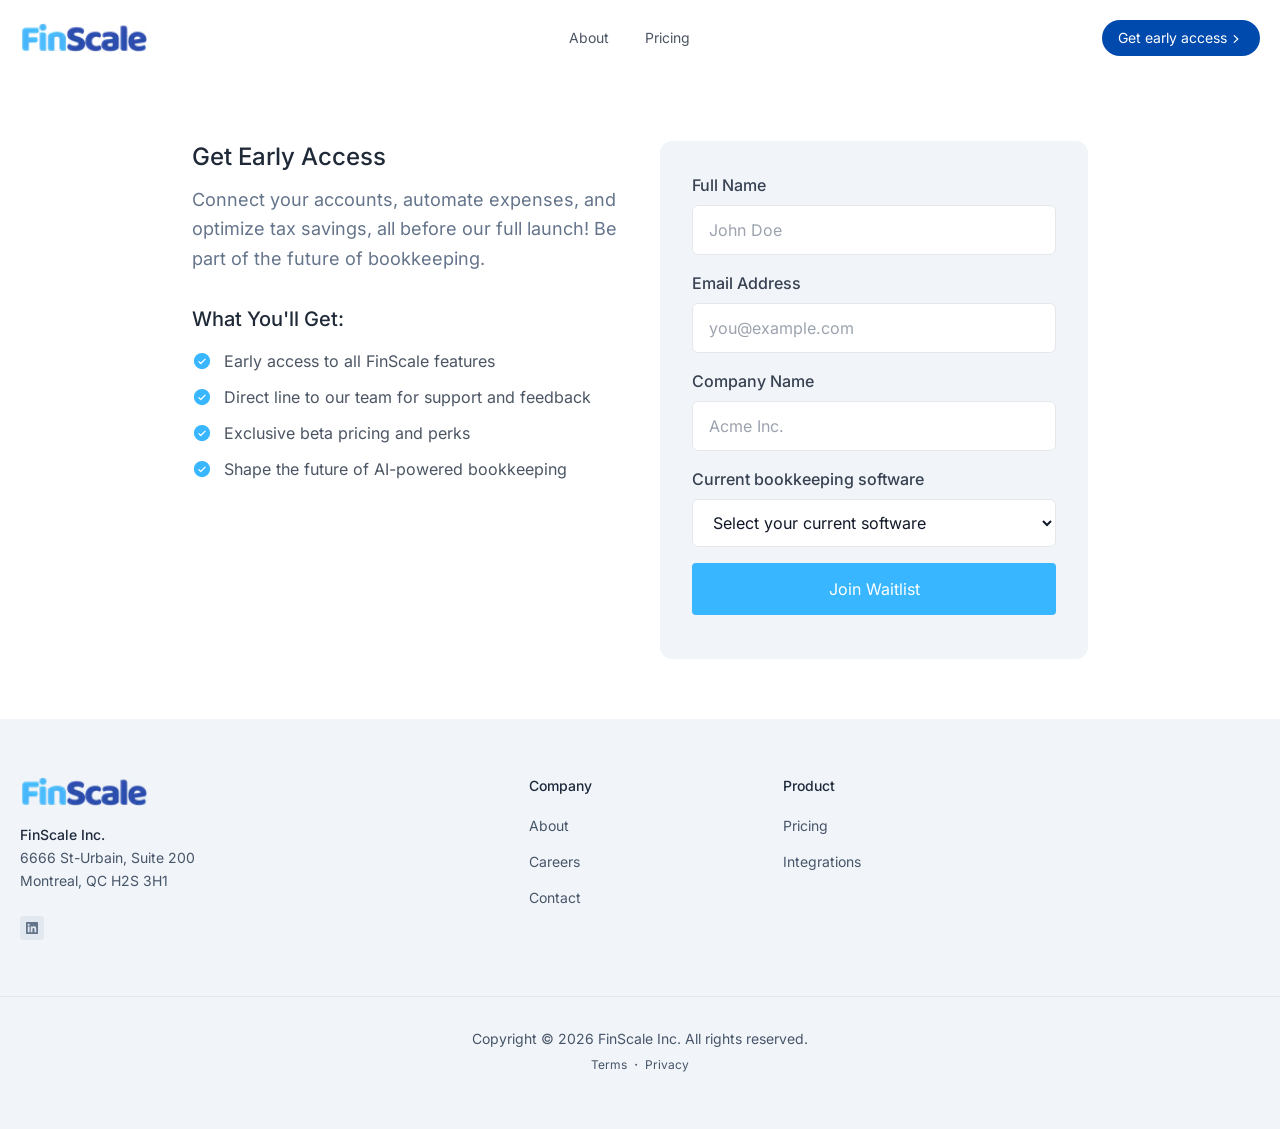
<file: demo/index.html>
<!DOCTYPE html><html lang="en"> <head><meta charset="UTF-8"><meta name="viewport" content="width=device-width"><link rel="icon" type="image/svg+xml" href="/favicon.ico"><meta name="generator" content="Astro v5.18.1"><title>Join the FinScale Beta Program | FinScale</title><link rel="canonical" href="https://finscale.ai/demo/"><meta name="description" content="FinScale - Smarter Books. Faster Descisions"><meta name="robots" content="index, follow"><meta property="og:title" content="FinScale - Smarter Books. Faster Descisions"><meta property="og:type" content="website"><meta property="og:image" content="https://finscale.ai/opengraph.jpg"><meta property="og:url" content="https://finscale.ai/demo/"><meta property="og:image:url" content="https://finscale.ai/opengraph.jpg"><meta property="og:image:alt" content="Astroship Homepage Screenshot"><meta name="twitter:card" content="summary_large_image"><meta name="twitter:site" content="@web3templates"><meta name="twitter:creator" content="@surjithctly"><!-- Google Analytics 4 --><script async src="https://www.googletagmanager.com/gtag/js?id=G-W664R9090F"></script><script>
      window.dataLayer = window.dataLayer || [];
      function gtag() {
        dataLayer.push(arguments);
      }
      gtag("js", new Date());
      gtag("config", "G-W664R9090F");
    </script><!-- Enable this if you want to use Astro ViewTransitions  --><meta name="astro-view-transitions-enabled" content="true"><meta name="astro-view-transitions-fallback" content="animate"><script type="module" src="/_astro/ClientRouter.astro_astro_type_script_index_0_lang.CDGfc0hd.js"></script><link rel="stylesheet" href="/_astro/about.DvIa8Y_E.css">
<style>.astro-route-announcer{position:absolute;left:0;top:0;clip:rect(0 0 0 0);clip-path:inset(50%);overflow:hidden;white-space:nowrap;width:1px;height:1px}.astronav-sticky-header[data-astro-cid-itfz4qi6]{transition:all .3s ease;-webkit-transition:all .3s ease;will-change:transform}@keyframes astroFadeInOut{0%{opacity:1}to{opacity:0}}@keyframes astroFadeIn{0%{opacity:0;mix-blend-mode:plus-lighter}to{opacity:1;mix-blend-mode:plus-lighter}}@keyframes astroFadeOut{0%{opacity:1;mix-blend-mode:plus-lighter}to{opacity:0;mix-blend-mode:plus-lighter}}@keyframes astroSlideFromRight{0%{transform:translate(100%)}}@keyframes astroSlideFromLeft{0%{transform:translate(-100%)}}@keyframes astroSlideToRight{to{transform:translate(100%)}}@keyframes astroSlideToLeft{to{transform:translate(-100%)}}@media (prefers-reduced-motion){::view-transition-group(*),::view-transition-old(*),::view-transition-new(*){animation:none!important}[data-astro-transition-scope]{animation:none!important}}@font-face{font-family:Inter Variable;font-style:normal;font-display:swap;font-weight:100 900;src:url(/_astro/inter-cyrillic-ext-wght-normal.BOeWTOD4.woff2) format("woff2-variations");unicode-range:U+0460-052F,U+1C80-1C8A,U+20B4,U+2DE0-2DFF,U+A640-A69F,U+FE2E-FE2F}@font-face{font-family:Inter Variable;font-style:normal;font-display:swap;font-weight:100 900;src:url(/_astro/inter-cyrillic-wght-normal.DqGufNeO.woff2) format("woff2-variations");unicode-range:U+0301,U+0400-045F,U+0490-0491,U+04B0-04B1,U+2116}@font-face{font-family:Inter Variable;font-style:normal;font-display:swap;font-weight:100 900;src:url(/_astro/inter-greek-ext-wght-normal.DlzME5K_.woff2) format("woff2-variations");unicode-range:U+1F00-1FFF}@font-face{font-family:Inter Variable;font-style:normal;font-display:swap;font-weight:100 900;src:url(/_astro/inter-greek-wght-normal.CkhJZR-_.woff2) format("woff2-variations");unicode-range:U+0370-0377,U+037A-037F,U+0384-038A,U+038C,U+038E-03A1,U+03A3-03FF}@font-face{font-family:Inter Variable;font-style:normal;font-display:swap;font-weight:100 900;src:url(/_astro/inter-vietnamese-wght-normal.CBcvBZtf.woff2) format("woff2-variations");unicode-range:U+0102-0103,U+0110-0111,U+0128-0129,U+0168-0169,U+01A0-01A1,U+01AF-01B0,U+0300-0301,U+0303-0304,U+0308-0309,U+0323,U+0329,U+1EA0-1EF9,U+20AB}@font-face{font-family:Inter Variable;font-style:normal;font-display:swap;font-weight:100 900;src:url(/_astro/inter-latin-ext-wght-normal.DO1Apj_S.woff2) format("woff2-variations");unicode-range:U+0100-02BA,U+02BD-02C5,U+02C7-02CC,U+02CE-02D7,U+02DD-02FF,U+0304,U+0308,U+0329,U+1D00-1DBF,U+1E00-1E9F,U+1EF2-1EFF,U+2020,U+20A0-20AB,U+20AD-20C0,U+2113,U+2C60-2C7F,U+A720-A7FF}@font-face{font-family:Inter Variable;font-style:normal;font-display:swap;font-weight:100 900;src:url(/_astro/inter-latin-wght-normal.Dx4kXJAl.woff2) format("woff2-variations");unicode-range:U+0000-00FF,U+0131,U+0152-0153,U+02BB-02BC,U+02C6,U+02DA,U+02DC,U+0304,U+0308,U+0329,U+2000-206F,U+20AC,U+2122,U+2191,U+2193,U+2212,U+2215,U+FEFF,U+FFFD}img{content-visibility:auto}details>summary.list-none::-webkit-details-marker,details>summary.list-none::marker{display:none}
.invalid-feedback[data-astro-cid-m4wsunkm],.empty-feedback[data-astro-cid-m4wsunkm]{display:none}.was-validated[data-astro-cid-m4wsunkm] [data-astro-cid-m4wsunkm]:-moz-placeholder:invalid~.empty-feedback[data-astro-cid-m4wsunkm]{display:block}.was-validated[data-astro-cid-m4wsunkm] [data-astro-cid-m4wsunkm]:placeholder-shown:invalid~.empty-feedback[data-astro-cid-m4wsunkm]{display:block}.was-validated[data-astro-cid-m4wsunkm] [data-astro-cid-m4wsunkm]:not(:-moz-placeholder):invalid~.invalid-feedback[data-astro-cid-m4wsunkm]{display:block}.was-validated[data-astro-cid-m4wsunkm] [data-astro-cid-m4wsunkm]:not(:placeholder-shown):invalid~.invalid-feedback[data-astro-cid-m4wsunkm]{display:block}.is-invalid[data-astro-cid-m4wsunkm],.was-validated[data-astro-cid-m4wsunkm] [data-astro-cid-m4wsunkm]:invalid{border-color:#dc3545}
</style><style>[data-astro-transition-scope="astro-o7bz76pi-1"] { view-transition-name: astro-o7bz76pi-1; }@layer astro { ::view-transition-old(astro-o7bz76pi-1) { animation: none; opacity: 0; mix-blend-mode: normal; }::view-transition-new(astro-o7bz76pi-1) { animation: none; mix-blend-mode: normal; }::view-transition-group(astro-o7bz76pi-1) { animation: none } }[data-astro-transition-fallback="old"] [data-astro-transition-scope="astro-o7bz76pi-1"],
			[data-astro-transition-fallback="old"][data-astro-transition-scope="astro-o7bz76pi-1"] { animation: none; mix-blend-mode: normal; }[data-astro-transition-fallback="new"] [data-astro-transition-scope="astro-o7bz76pi-1"],
			[data-astro-transition-fallback="new"][data-astro-transition-scope="astro-o7bz76pi-1"] { animation: none; mix-blend-mode: normal; }</style></head> <body> <header class="astronav-sticky-header sticky top-0 border-b z-20 transition-all py-5 border-transparent" data-astro-cid-itfz4qi6>  <div class="max-w-screen-xl mx-auto px-5">  <div class="flex flex-col lg:flex-row justify-between items-center relative z-10" data-astro-transition-scope="astro-o7bz76pi-1"> <!-- <Astronav>
          <div class="flex w-full lg:w-auto items-center justify-between">
            <a
              href="/"
              class="text-lg flex items-center transition focus-visible:ring-2 focus-visible:ring-offset-2 focus-visible:ring-indigo-500 focus-visible:outline-none focus-visible:shadow-outline-indigo rounded-full px-2 -ml-2"
              ><span class="font-bold text-indigo-600">Fin</span><span
                class="text-slate-600">Scale</span
              >
              <span
                class="uppercase mt-0.5 leading-none text-[10px] ml-1 font-bold bg-gray-200 text-slate-700 px-2 py-1 rounded-md"
                >AI</span
              >
            </a>
            <div class="block lg:hidden">
              <MenuIcon class="w-4 h-4 text-gray-800" />
            </div>
          </div> -->  <div class="flex w-full lg:w-auto items-center justify-between"> <a href="/" class="flex items-center transition focus-visible:ring-2 focus-visible:ring-offset-2 focus-visible:ring-indigo-500 focus-visible:outline-none focus-visible:shadow-outline-indigo rounded-full px-2 -ml-2"> <picture> <source srcset="/_astro/fs-logo-new_960.BbjI-kse_ZjPi49.avif 120w, /_astro/fs-logo-new_960.BbjI-kse_1WxCNd.avif 160w" type="image/avif" sizes="120px"><source srcset="/_astro/fs-logo-new_960.BbjI-kse_2V7ix.webp 120w, /_astro/fs-logo-new_960.BbjI-kse_2kk3aT.webp 160w" type="image/webp" sizes="120px">  <img src="/_astro/fs-logo-new_960.BbjI-kse_1dvawI.png" srcset="/_astro/fs-logo-new_960.BbjI-kse_Z1rCBlq.png 120w, /_astro/fs-logo-new_960.BbjI-kse_OKjvV.png 160w" alt="FinScale Logo" sizes="120px" loading="lazy" decoding="async" fetchpriority="auto" width="960" height="237" class="h-8 w-auto"> </picture> </a> <div class="block lg:hidden"> <button id="astronav-menu" aria-label="Toggle Menu">  <svg fill="currentColor" class="w-4 h-4 text-gray-800" width="24" height="24" viewBox="0 0 24 24" xmlns="http://www.w3.org/2000/svg"> <title>Toggle Menu</title> <path class="astronav-close-icon astronav-toggle hidden" fill-rule="evenodd" clip-rule="evenodd" d="M18.278 16.864a1 1 0 01-1.414 1.414l-4.829-4.828-4.828 4.828a1 1 0 01-1.414-1.414l4.828-4.829-4.828-4.828a1 1 0 011.414-1.414l4.829 4.828 4.828-4.828a1 1 0 111.414 1.414l-4.828 4.829 4.828 4.828z"></path> <path class="astronav-open-icon astronav-toggle" fill-rule="evenodd" d="M4 5h16a1 1 0 010 2H4a1 1 0 110-2zm0 6h16a1 1 0 010 2H4a1 1 0 010-2zm0 6h16a1 1 0 010 2H4a1 1 0 010-2z"></path> </svg>  </button> </div> </div> <nav class="astronav-items astronav-toggle hidden w-full lg:w-auto mt-2 lg:flex lg:mt-0">  <ul class="flex flex-col lg:flex-row lg:gap-3"> <li> <a href="/about" class="flex lg:px-3 py-2 text-sm text-gray-600 hover:text-indigo-600 focus-visible:ring-2 focus-visible:ring-offset-2 transition focus-visible:ring-indigo-500 focus-visible:outline-none focus-visible:shadow-outline-indigo rounded-full"> About </a> </li><li> <a href="/pricing" class="flex lg:px-3 py-2 text-sm text-gray-600 hover:text-indigo-600 focus-visible:ring-2 focus-visible:ring-offset-2 transition focus-visible:ring-indigo-500 focus-visible:outline-none focus-visible:shadow-outline-indigo rounded-full"> Pricing </a> </li> </ul> <div class="lg:hidden flex items-center mt-3 gap-4"> <!-- <Link href="#" style="muted" block size="md">Log in</Link> --> <a href="/demo" class="rounded-full text-center transition focus-visible:ring-2 focus-visible:ring-offset-2 focus-visible:ring-indigo-500 focus-visible:outline-none focus-visible:shadow-outline-indigo w-full px-5 py-2 bg-[#004aad] text-white hover:bg-[#38b6ff]">Get early access </a> </div>  </nav>  <script>(function(){const closeOnClick = false;

["DOMContentLoaded", "astro:after-swap"].forEach((event) => {
  document.addEventListener(event, addListeners);
});

// Function to clone and replace elements
function cloneAndReplace(element) {
  const clone = element.cloneNode(true);
  element.parentNode.replaceChild(clone, element);
}

function addListeners() {
  // Clean up existing listeners
  const oldMenuButton = document.getElementById("astronav-menu");
  if (oldMenuButton) {
    cloneAndReplace(oldMenuButton);
  }

  const oldDropdownMenus = document.querySelectorAll(".astronav-dropdown");
  oldDropdownMenus.forEach((menu) => {
    cloneAndReplace(menu);
  });

  // Mobile nav toggle
  const menuButton = document.getElementById("astronav-menu");
  menuButton && menuButton.addEventListener("click", toggleMobileNav);

  // Dropdown menus
  const dropdownMenus = document.querySelectorAll(".astronav-dropdown");
  dropdownMenus.forEach((menu) => {
    const button = menu.querySelector("button");
    button &&
      button.addEventListener("click", (event) =>
        toggleDropdownMenu(event, menu, dropdownMenus)
      );

    // Handle Submenu Dropdowns
    const dropDownSubmenus = menu.querySelectorAll(
      ".astronav-dropdown-submenu"
    );

    dropDownSubmenus.forEach((submenu) => {
      const submenuButton = submenu.querySelector("button");
      submenuButton &&
        submenuButton.addEventListener("click", (event) => {
          event.stopImmediatePropagation();
          toggleSubmenuDropdown(event, submenu);
        });
    });
  });

  // Clicking away from dropdown will remove the dropdown class
  document.addEventListener("click", closeAllDropdowns);

  if (closeOnClick) {
    handleCloseOnClick();
  }
}

function toggleMobileNav() {
  [...document.querySelectorAll(".astronav-toggle")].forEach((el) => {
    el.classList.toggle("hidden");
  });
}

function toggleDropdownMenu(event, menu, dropdownMenus) {
  toggleMenu(menu);

  // Close one dropdown when selecting another
  Array.from(dropdownMenus)
    .filter((el) => el !== menu && !menu.contains(el))
    .forEach(closeMenu);

  event.stopPropagation();
}

function toggleSubmenuDropdown(event, submenu) {
  event.stopPropagation();
  toggleMenu(submenu);

  // Close sibling submenus at the same nesting level
  const siblingSubmenus = submenu
    .closest(".astronav-dropdown")
    .querySelectorAll(".astronav-dropdown-submenu");
  Array.from(siblingSubmenus)
    .filter((el) => el !== submenu && !submenu.contains(el))
    .forEach(closeMenu);
}

function closeAllDropdowns(event) {
  const dropdownMenus = document.querySelectorAll(".dropdown-toggle");
  const dropdownParent = document.querySelectorAll(
    ".astronav-dropdown, .astronav-dropdown-submenu"
  );
  const isButtonInsideDropdown = [
    ...document.querySelectorAll(
      `.astronav-dropdown button, .astronav-dropdown label, .astronav-dropdown input,
	  .astronav-dropdown-submenu button, .astronav-dropdown-submenu label, .astronav-dropdown-submenu input,
	  #astronav-menu`
    ),
  ].some((button) => button.contains(event.target));
  if (!isButtonInsideDropdown) {
    dropdownMenus.forEach((d) => {
      // console.log("I ran", d);
      // if (!d.contains(event.target)) {
      d.classList.remove("open");
      d.removeAttribute("open");
      d.classList.add("hidden");
      // }
    });
    dropdownParent.forEach((d) => {
      d.classList.remove("open");
      d.removeAttribute("open");
      d.setAttribute("aria-expanded", "false");
    });
  }
}

function toggleMenu(menu) {
  menu.classList.toggle("open");
  const expanded = menu.getAttribute("aria-expanded") === "true";
  menu.setAttribute("aria-expanded", expanded ? "false" : "true");
  menu.hasAttribute("open")
    ? menu.removeAttribute("open")
    : menu.setAttribute("open", "");

  const dropdownToggle = menu.querySelector(".dropdown-toggle");
  const dropdownExpanded = dropdownToggle.getAttribute("aria-expanded");
  dropdownToggle.classList.toggle("hidden");
  dropdownToggle.setAttribute(
    "aria-expanded",
    dropdownExpanded === "true" ? "false" : "true"
  );
}

function closeMenu(menu) {
  // console.log("closing", menu);
  menu.classList.remove("open");
  menu.removeAttribute("open");
  menu.setAttribute("aria-expanded", "false");
  const dropdownToggles = menu.querySelectorAll(".dropdown-toggle");
  dropdownToggles.forEach((toggle) => {
    toggle.classList.add("hidden");
    toggle.setAttribute("aria-expanded", "false");
  });
}

function handleCloseOnClick() {
  const navMenuItems = document.querySelector(".astronav-items");
  const navToggle = document.getElementById("astronav-menu");
  const navLink = navMenuItems && navMenuItems.querySelectorAll("a");

  const MenuIcons = navToggle.querySelectorAll(".astronav-toggle");

  navLink &&
    navLink.forEach((item) => {
      item.addEventListener("click", () => {
        navMenuItems?.classList.add("hidden");
        MenuIcons.forEach((el) => {
          el.classList.toggle("hidden");
        });
      });
    });
}
})();</script> <div> <div class="hidden lg:flex items-center gap-4"> <!-- <a
              href="#"
              class="text-sm px-2 py-1 transition focus-visible:ring-2 focus-visible:ring-offset-2 focus-visible:ring-indigo-500 focus-visible:outline-none focus-visible:shadow-outline-indigo rounded-full"
              >Log in</a
            > --> <a href="/demo" class="rounded-full text-center transition focus-visible:ring-2 focus-visible:ring-offset-2 focus-visible:ring-indigo-500 focus-visible:outline-none focus-visible:shadow-outline-indigo px-4 py-2 text-sm bg-[#004aad] text-white hover:bg-[#38b6ff] inline-flex items-center group gap-px"> <span>Get early access</span> <svg xmlns="http://www.w3.org/2000/svg" viewBox="0 0 20 20" fill="currentColor" class="w-4 h-4 mt-px group-hover:translate-x-1 transition-transform"> <path fill-rule="evenodd" d="M7.21 14.77a.75.75 0 01.02-1.06L11.168 10 7.23 6.29a.75.75 0 111.04-1.08l4.5 4.25a.75.75 0 010 1.08l-4.5 4.25a.75.75 0 01-1.06-.02z" clip-rule="evenodd"></path> </svg>  </a> </div> </div> </div>  </div>  </header> <script data-astro-rerun>(function(){const scrollY = 130;
const defaultClass = "py-5 border-transparent";
const activeClass = "py-2 bg-white/80 border-gray-200 backdrop-blur-lg";

  // @ts-nocheck
  let lastKnownScrollPosition = 0;
  let ticking = false;

  const header = document.querySelector(".astronav-sticky-header");

  // Define two different scroll positions
  const addScrollY = Math.max(scrollY, 50); // Scroll position to add active class
  const removeScrollY = Math.max(scrollY - 50, 10); // Scroll position to remove active class

  function updateAnimation(scrollPos) {
    if (scrollPos > addScrollY) {
      header.classList.remove(...defaultClass.split(" "));
      header.classList.add("is-active", ...activeClass.split(" "));
      header.setAttribute("active", "");
    } else if (scrollPos < removeScrollY) {
      header.classList.remove("is-active", ...activeClass.split(" "));
      header.classList.add(...defaultClass.split(" "));
      header.removeAttribute("active");
    }
  }

  window.addEventListener("scroll", function () {
    lastKnownScrollPosition = window.scrollY;
    if (!ticking) {
      window.requestAnimationFrame(function () {
        updateAnimation(lastKnownScrollPosition);
        ticking = false;
      });

      ticking = true;
    }
  });
})();</script>  <!--
<script>
  // @ts-nocheck
  let lastKnownScrollPosition = 0;
  let ticking = false;
  const header = document.querySelector(".astronav-sticky-header");
  const animDiv = header.querySelector(".padding-anim");
  const defaultClass = "py-[20px] border-transparent";
  const activeClass = "py-[8px] bg-white border-gray-200";

  // Define two different scroll positions
  const addScrollY = 100;   // Scroll position to add active class
  const removeScrollY = 50; // Scroll position to remove active class

  function updateAnimation(scrollPos) {
    if (scrollPos > addScrollY) {
      animDiv.classList.remove(...defaultClass.split(" "));
      animDiv.classList.add("is-active", ...activeClass.split(" "));
      animDiv.setAttribute("active", "");
    } else if (scrollPos < removeScrollY) {
      animDiv.classList.remove("is-active", ...activeClass.split(" "));
      animDiv.classList.add(...defaultClass.split(" "));
      animDiv.removeAttribute("active");
    }
  }

  window.addEventListener("scroll", function () {
    lastKnownScrollPosition = window.scrollY;

    if (!ticking) {
      window.requestAnimationFrame(function () {
        updateAnimation(lastKnownScrollPosition);
        ticking = false;
      });

      ticking = true;
    }
  });
</script> -->  <div class="max-w-screen-xl mx-auto px-5">  <div class="grid md:grid-cols-2 gap-10 mx-auto max-w-4xl mt-16"> <div> <h2 class="font-medium text-2xl text-gray-800">Get Early Access</h2> <p class="text-lg leading-relaxed text-slate-500 mt-3">
Connect your accounts, automate expenses, and optimize tax savings, all before our full launch! Be part of the future of bookkeeping.
</p> <div class="mt-8"> <h3 class="font-medium text-xl text-gray-800 mb-4">What You'll Get:</h3> <ul class="space-y-3"> <li class="flex items-start space-x-3 text-gray-600"> <svg width="1em" height="1em" class="text-fslight w-5 h-5 mt-0.5" data-icon="ph:check-circle-fill">   <symbol id="ai:ph:check-circle-fill" viewBox="0 0 256 256"><path fill="currentColor" d="M128 24a104 104 0 1 0 104 104A104.11 104.11 0 0 0 128 24m45.66 85.66l-56 56a8 8 0 0 1-11.32 0l-24-24a8 8 0 0 1 11.32-11.32L112 148.69l50.34-50.35a8 8 0 0 1 11.32 11.32"/></symbol><use href="#ai:ph:check-circle-fill"></use>  </svg> <span>Early access to all FinScale features</span> </li> <li class="flex items-start space-x-3 text-gray-600"> <svg width="1em" height="1em" viewBox="0 0 256 256" class="text-fslight w-5 h-5 mt-0.5" data-icon="ph:check-circle-fill">   <use href="#ai:ph:check-circle-fill"></use>  </svg> <span>Direct line to our team for support and feedback</span> </li> <li class="flex items-start space-x-3 text-gray-600"> <svg width="1em" height="1em" viewBox="0 0 256 256" class="text-fslight w-5 h-5 mt-0.5" data-icon="ph:check-circle-fill">   <use href="#ai:ph:check-circle-fill"></use>  </svg> <span>Exclusive beta pricing and perks</span> </li> <li class="flex items-start space-x-3 text-gray-600"> <svg width="1em" height="1em" viewBox="0 0 256 256" class="text-fslight w-5 h-5 mt-0.5" data-icon="ph:check-circle-fill">   <use href="#ai:ph:check-circle-fill"></use>  </svg> <span>Shape the future of AI-powered bookkeeping</span> </li> </ul> </div> </div> <div class="bg-slate-100 p-5 md:p-8 rounded-xl mb-5"> <form action="https://formspree.io/f/mldeklbe" method="POST" id="early-access-form" class="needs-validation" novalidate data-astro-cid-m4wsunkm> <div class="mb-4" data-astro-cid-m4wsunkm> <label for="fullName" class="block mb-2 text-gray-700 font-medium" data-astro-cid-m4wsunkm>
Full Name
</label> <input type="text" id="fullName" name="fullName" placeholder="John Doe" required class="w-full px-4 py-3 border placeholder:text-gray-400 rounded-md outline-none focus:ring-4 border-gray-200 focus:border-slate-600 ring-slate-100 bg-white text-gray-900" data-astro-cid-m4wsunkm> <div class="empty-feedback invalid-feedback text-red-400 text-sm mt-1" data-astro-cid-m4wsunkm>
Please provide your full name.
</div> </div> <div class="mb-4" data-astro-cid-m4wsunkm> <label for="email" class="block mb-2 text-gray-700 font-medium" data-astro-cid-m4wsunkm>
Email Address
</label> <input type="email" id="email" name="email" placeholder="you@example.com" required class="w-full px-4 py-3 border placeholder:text-gray-400 rounded-md outline-none focus:ring-4 border-gray-200 focus:border-slate-600 ring-slate-100 bg-white text-gray-900" data-astro-cid-m4wsunkm> <div class="empty-feedback text-red-400 text-sm mt-1" data-astro-cid-m4wsunkm>
Please provide your email address.
</div> <div class="invalid-feedback text-red-400 text-sm mt-1" data-astro-cid-m4wsunkm>
Please provide a valid email address.
</div> </div> <div class="mb-4" data-astro-cid-m4wsunkm> <label for="companyName" class="block mb-2 text-gray-700 font-medium" data-astro-cid-m4wsunkm>
Company Name
</label> <input type="text" id="companyName" name="companyName" placeholder="Acme Inc." required class="w-full px-4 py-3 border placeholder:text-gray-400 rounded-md outline-none focus:ring-4 border-gray-200 focus:border-slate-600 ring-slate-100 bg-white text-gray-900" data-astro-cid-m4wsunkm> <div class="empty-feedback invalid-feedback text-red-400 text-sm mt-1" data-astro-cid-m4wsunkm>
Please provide your company name.
</div> </div> <div class="mb-4" data-astro-cid-m4wsunkm> <label for="bookkeepingSoftware" class="block mb-2 text-gray-700 font-medium" data-astro-cid-m4wsunkm>
Current bookkeeping software
</label> <select id="bookkeepingSoftware" name="bookkeepingSoftware" class="w-full px-4 py-3 border rounded-md outline-none focus:ring-4 border-gray-200 focus:border-slate-600 ring-slate-100 bg-white text-gray-900" required data-astro-cid-m4wsunkm> <option value="" disabled selected data-astro-cid-m4wsunkm>Select your current software</option> <option value="quickbooks" data-astro-cid-m4wsunkm>Quickbooks</option> <option value="xero" data-astro-cid-m4wsunkm>Xero</option> <option value="freshbooks" data-astro-cid-m4wsunkm>Freshbooks</option> <option value="other" data-astro-cid-m4wsunkm>Other</option> </select> <div class="empty-feedback invalid-feedback text-red-400 text-sm mt-1" data-astro-cid-m4wsunkm>
Please select your bookkeeping software.
</div> </div> <div class="mb-4 hidden" id="otherSoftwareContainer" data-astro-cid-m4wsunkm> <input type="text" id="otherSoftware" name="otherSoftware" placeholder="Please specify your software" class="w-full px-4 py-3 border placeholder:text-gray-400 rounded-md outline-none focus:ring-4 border-gray-200 focus:border-slate-600 ring-slate-100 bg-white text-gray-900" data-astro-cid-m4wsunkm> </div> <button type="submit" id="submitButton" data-astro-cid-m4wsunkm="true" class="rounded text-center transition focus-visible:ring-2 ring-offset-2 ring-gray-200 w-full px-6 py-3 bg-fslight text-white hover:bg-fsdark  border-2 border-transparent">Join Waitlist </button> <div id="result" class="mt-3 text-center" data-astro-cid-m4wsunkm></div> </form>  <script>
  document.addEventListener(
    "astro:page-load",
    () => {
      const form = document.getElementById("early-access-form");
      const result = document.getElementById("result");
      const bookkeepingSelect = document.getElementById("bookkeepingSoftware");
      const otherSoftwareContainer = document.getElementById("otherSoftwareContainer");
      const submitButton = document.getElementById("submitButton");

      // Show/hide "other" input field
      bookkeepingSelect.addEventListener("change", function() {
        if (this.value === "other") {
          otherSoftwareContainer.classList.remove("hidden");
        } else {
          otherSoftwareContainer.classList.add("hidden");
        }
      });

      form.addEventListener("submit", function (e) {
        e.preventDefault();
        form.classList.add("was-validated");
        if (!form.checkValidity()) {
          form.querySelectorAll(":invalid")[0].focus();
          return;
        }

        const formData = new FormData(form);
        const object = Object.fromEntries(formData);

        // Remove otherSoftware if bookkeeping software is not "other"
        if (object.bookkeepingSoftware !== "other") {
          delete object.otherSoftware;
        }

        result.innerHTML = "Please wait...";
        submitButton.disabled = true;
        submitButton.textContent = "Please wait...";

        fetch("https://formspree.io/f/mldeklbe", {
          method: "POST",
          headers: {
            "Content-Type": "application/json",
            "Accept": "application/json"
          },
          body: JSON.stringify(object),
        })
          .then(async (response) => {
            const data = await response.json().catch(() => ({}));

            // Formspree returns ok: true in the response body on success
            if (response.ok || data.ok) {
              result.classList.add("text-green-500");
              result.innerHTML = "Submission successful! We'll get back to you soon.";
              form.reset();
              form.classList.remove("was-validated");
            } else {
              console.error("Submission error:", data);
              result.classList.add("text-red-500");
              result.innerHTML = "Submission failed. Please try again.";
            }
          })
          .catch((error) => {
            console.error("Network error:", error);
            result.classList.add("text-red-500");
            result.innerHTML = "Submission failed. Please try again.";
          })
          .finally(() => {
            submitButton.disabled = false;
            submitButton.textContent = "Join Waitlist";
            setTimeout(() => {
              result.innerHTML = "";
              result.classList.remove("text-green-500", "text-red-500");
            }, 5000);
          });
      });
    },
    { once: true },
  );
</script> </div> </div>  </div>  <footer class="py-14 bg-slate-100 border-t border-slate-100 mt-10"> <div class="max-w-screen-xl mx-auto px-5">  <div class="grid sm:grid-cols-2 md:grid-cols-3 lg:grid-cols-5 gap-8"> <div class="sm:col-span-2 md:col-span-3 lg:col-span-2"> <a href="/" class="flex items-center"> <picture> <source srcset="/_astro/fs-logo-new_960.BbjI-kse_ZjPi49.avif 120w, /_astro/fs-logo-new_960.BbjI-kse_1WxCNd.avif 160w" type="image/avif" sizes="120px"><source srcset="/_astro/fs-logo-new_960.BbjI-kse_2V7ix.webp 120w, /_astro/fs-logo-new_960.BbjI-kse_2kk3aT.webp 160w" type="image/webp" sizes="120px">  <img src="/_astro/fs-logo-new_960.BbjI-kse_1dvawI.png" srcset="/_astro/fs-logo-new_960.BbjI-kse_Z1rCBlq.png 120w, /_astro/fs-logo-new_960.BbjI-kse_OKjvV.png 160w" alt="FinScale Logo" sizes="120px" loading="lazy" decoding="async" fetchpriority="auto" width="960" height="237" class="h-8 w-auto"> </picture> </a> <div class="mt-4 text-sm text-slate-600 leading-relaxed"> <p class="font-medium text-slate-800">FinScale Inc.</p> <p>6666 St-Urbain, Suite 200</p> <p>Montreal, QC H2S 3H1</p> </div> <div class="flex gap-3 mt-6 items-center"> <a href="https://ca.linkedin.com/company/finscale-ai" target="_blank" rel="noopener noreferrer" class="bg-slate-200 hover:bg-slate-300 rounded w-6 h-6 inline-flex items-center justify-center text-slate-500 transition-colors"> <svg width="1em" height="1em" class="w-4 h-4" data-icon="bx:bxl-linkedin-square">   <symbol id="ai:bx:bxl-linkedin-square" viewBox="0 0 24 24"><path d="M20 3H4a1 1 0 0 0-1 1v16a1 1 0 0 0 1 1h16a1 1 0 0 0 1-1V4a1 1 0 0 0-1-1zM8.339 18.337H5.667v-8.59h2.672v8.59zM7.003 8.574a1.548 1.548 0 1 1 0-3.096a1.548 1.548 0 0 1 0 3.096zm11.335 9.763h-2.669V14.16c0-.996-.018-2.277-1.388-2.277c-1.39 0-1.601 1.086-1.601 2.207v4.248h-2.667v-8.59h2.56v1.174h.037c.355-.675 1.227-1.387 2.524-1.387c2.704 0 3.203 1.778 3.203 4.092v4.71z" fill="currentColor"/></symbol><use href="#ai:bx:bxl-linkedin-square"></use>  </svg><span class="sr-only">Linkedin</span></a> </div> </div> <div> <h3 class="font-medium text-sm text-slate-800">Company</h3> <div class="flex flex-col mt-3"> <a href="/about" class="py-2 text-sm text-slate-600 hover:text-indigo-600"> About </a><a href="/careers" class="py-2 text-sm text-slate-600 hover:text-indigo-600"> Careers </a><a href="/contact" class="py-2 text-sm text-slate-600 hover:text-indigo-600"> Contact </a> </div> </div> <div> <h3 class="font-medium text-sm text-slate-800">Product</h3> <div class="flex flex-col mt-3"> <a href="/pricing" class="py-2 text-sm text-slate-600 hover:text-indigo-600"> Pricing </a><a href="/#integrations" class="py-2 text-sm text-slate-600 hover:text-indigo-600"> Integrations </a> </div> </div> <!-- <div>
        <h3 class="font-medium text-sm text-slate-800">Resources</h3>
        <div class="flex flex-col mt-3">
          {
            footermenu.resources.map((item) => (
              <a
                href={item.path || "#"}
                class="py-2 text-sm text-slate-600 hover:text-indigo-600">
                {item.title}
              </a>
            ))
          }
        </div>
      </div> --> </div>  </div> <div class="mt-14 pt-8 px-5 border-t border-slate-200"> <div class="max-w-screen-xl mx-auto px-5">  <p class="text-center text-sm text-slate-600 [text-wrap:balance]">
Copyright © 2026 FinScale Inc. All rights reserved.
</p> <p class="text-center text-xs text-slate-600 mt-2"> <a href="/terms" class="hover:text-indigo-500"> Terms</a> ・ <a href="/privacy" class="hover:text-indigo-500">
Privacy</a> </p>  </div> </div> </footer> </body></html>
</file>
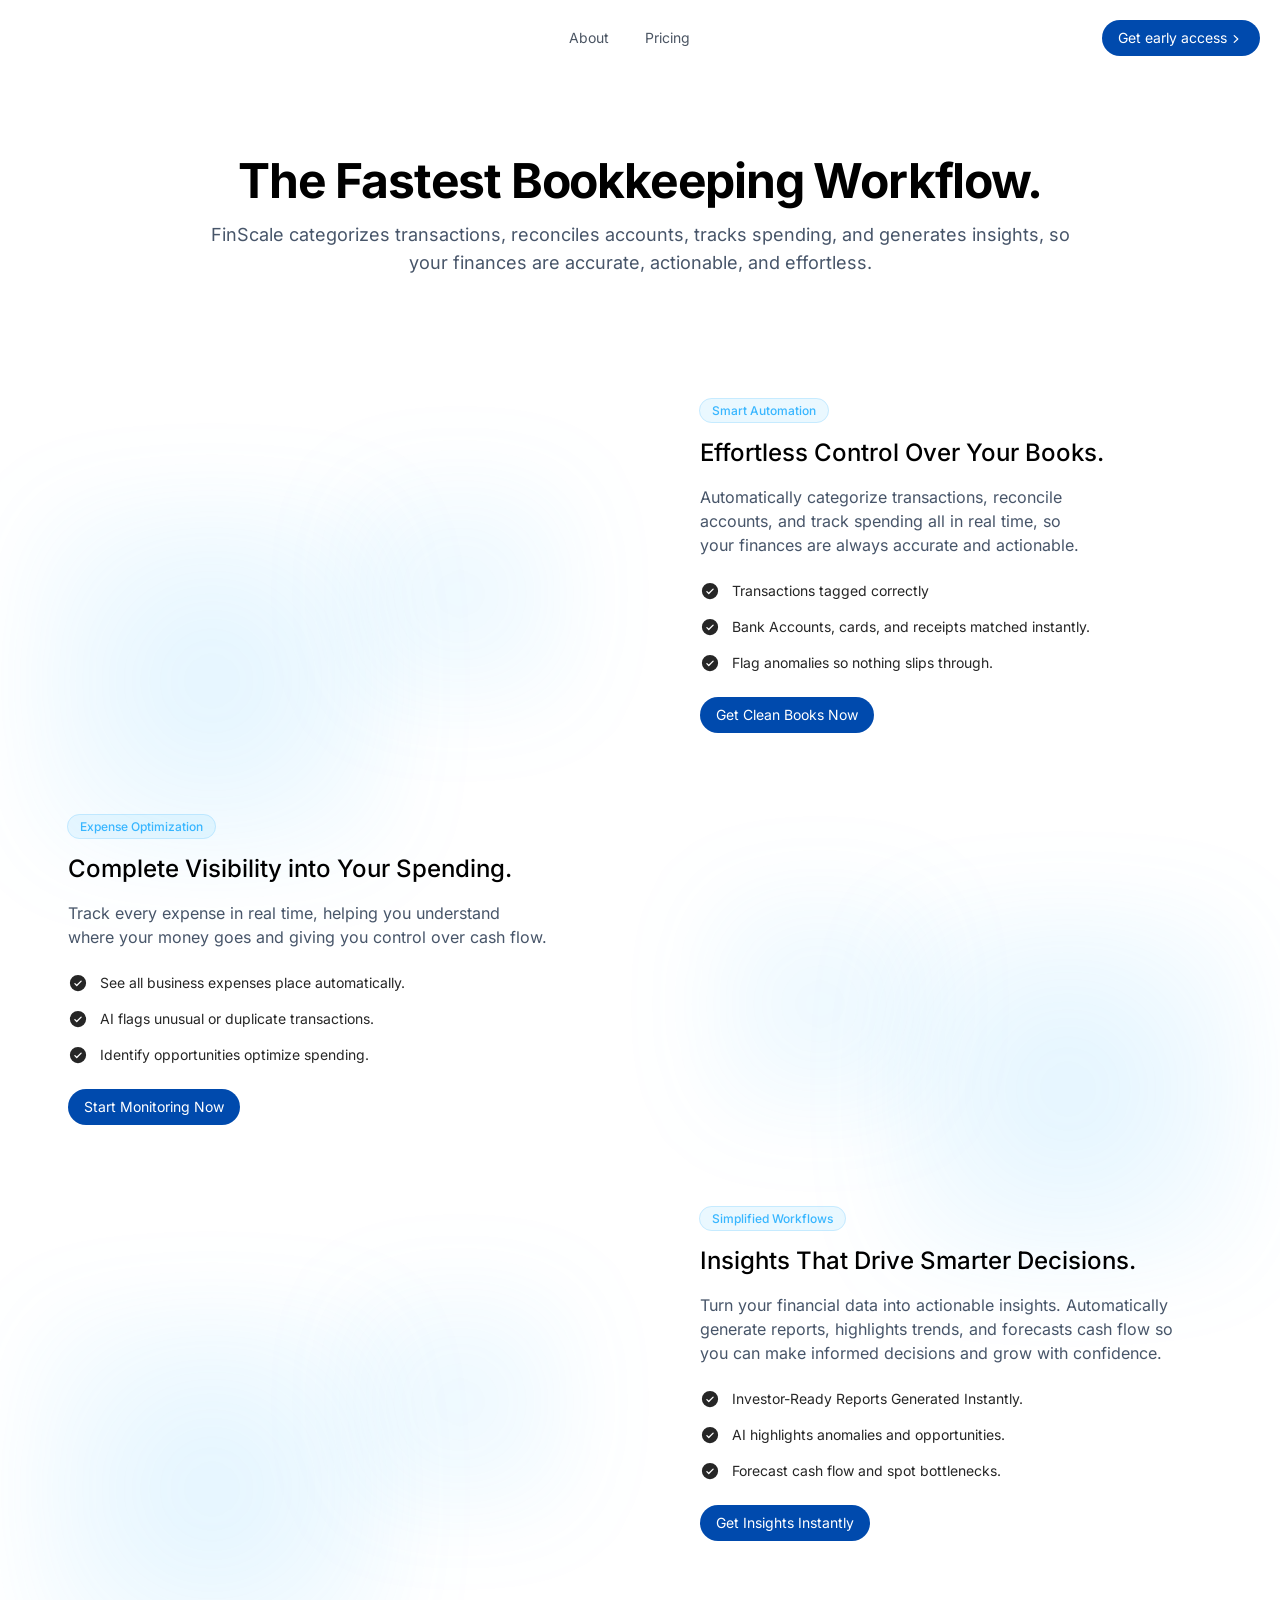
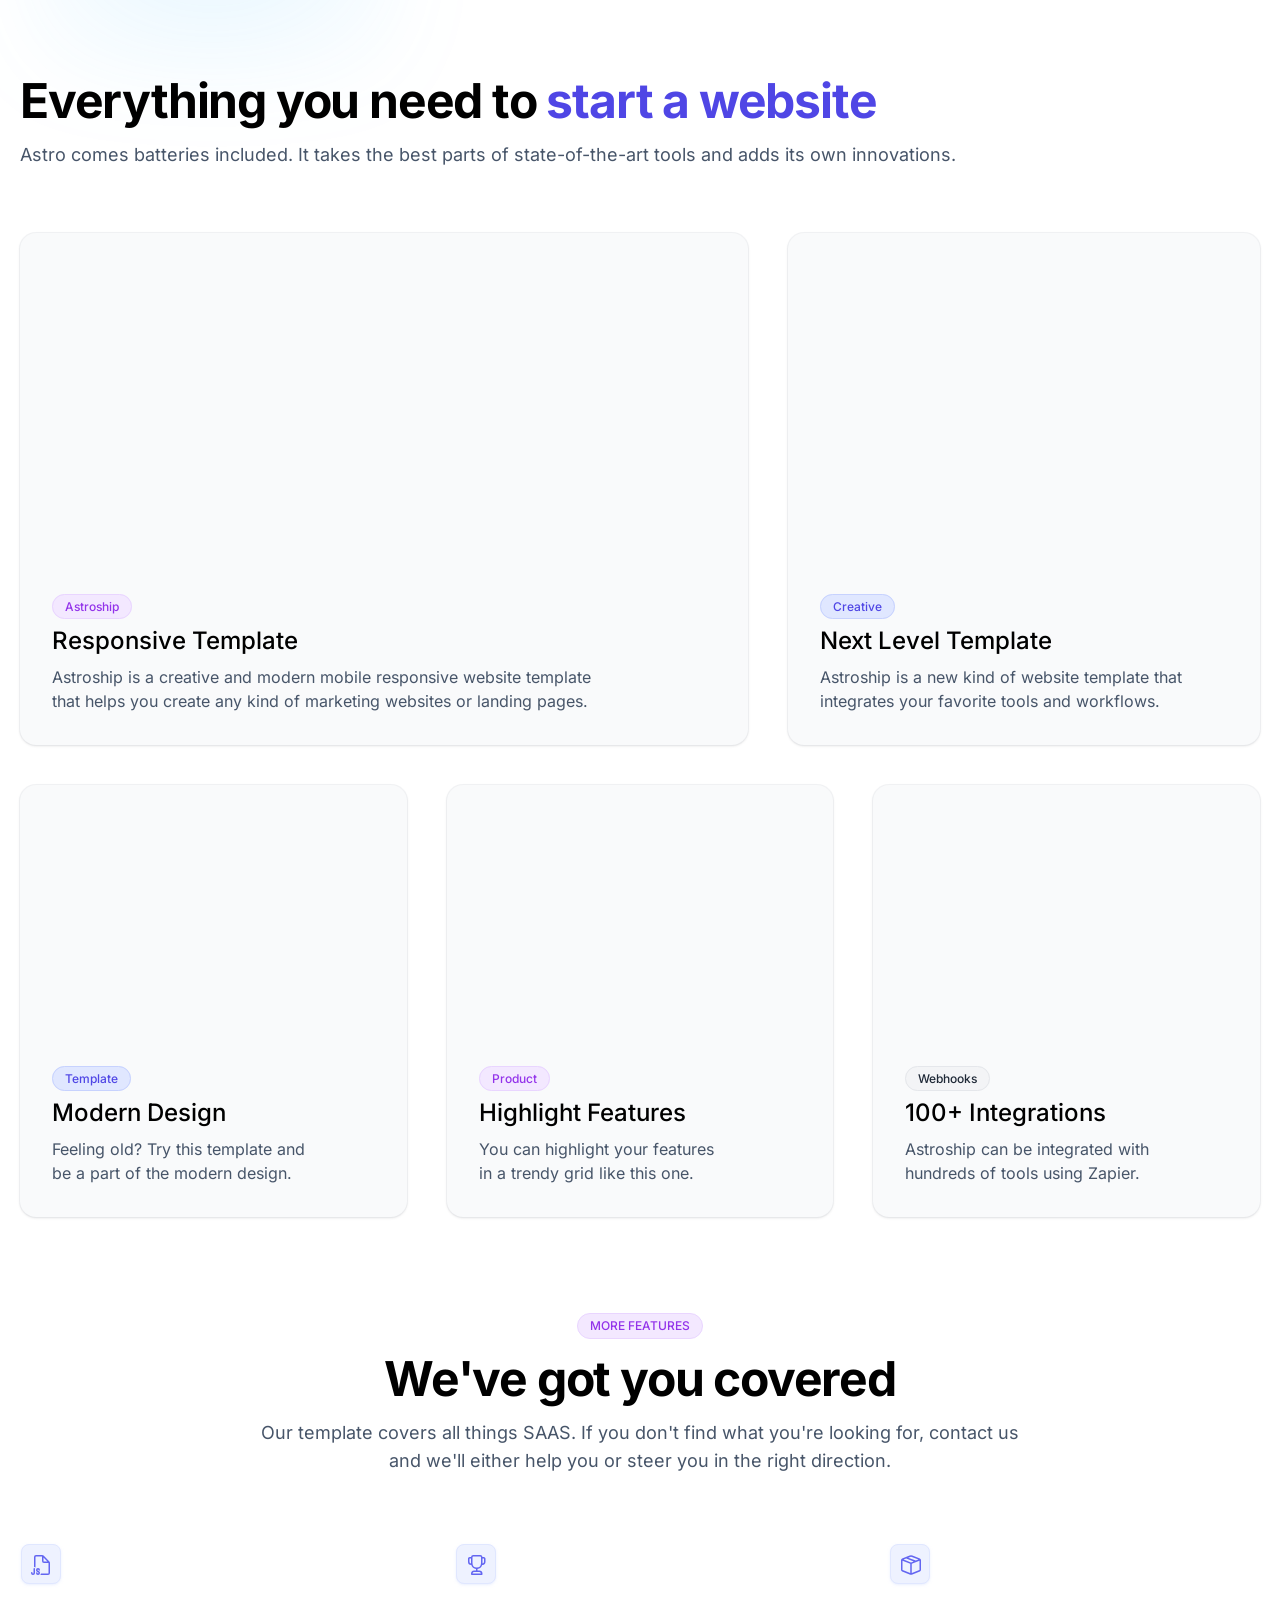
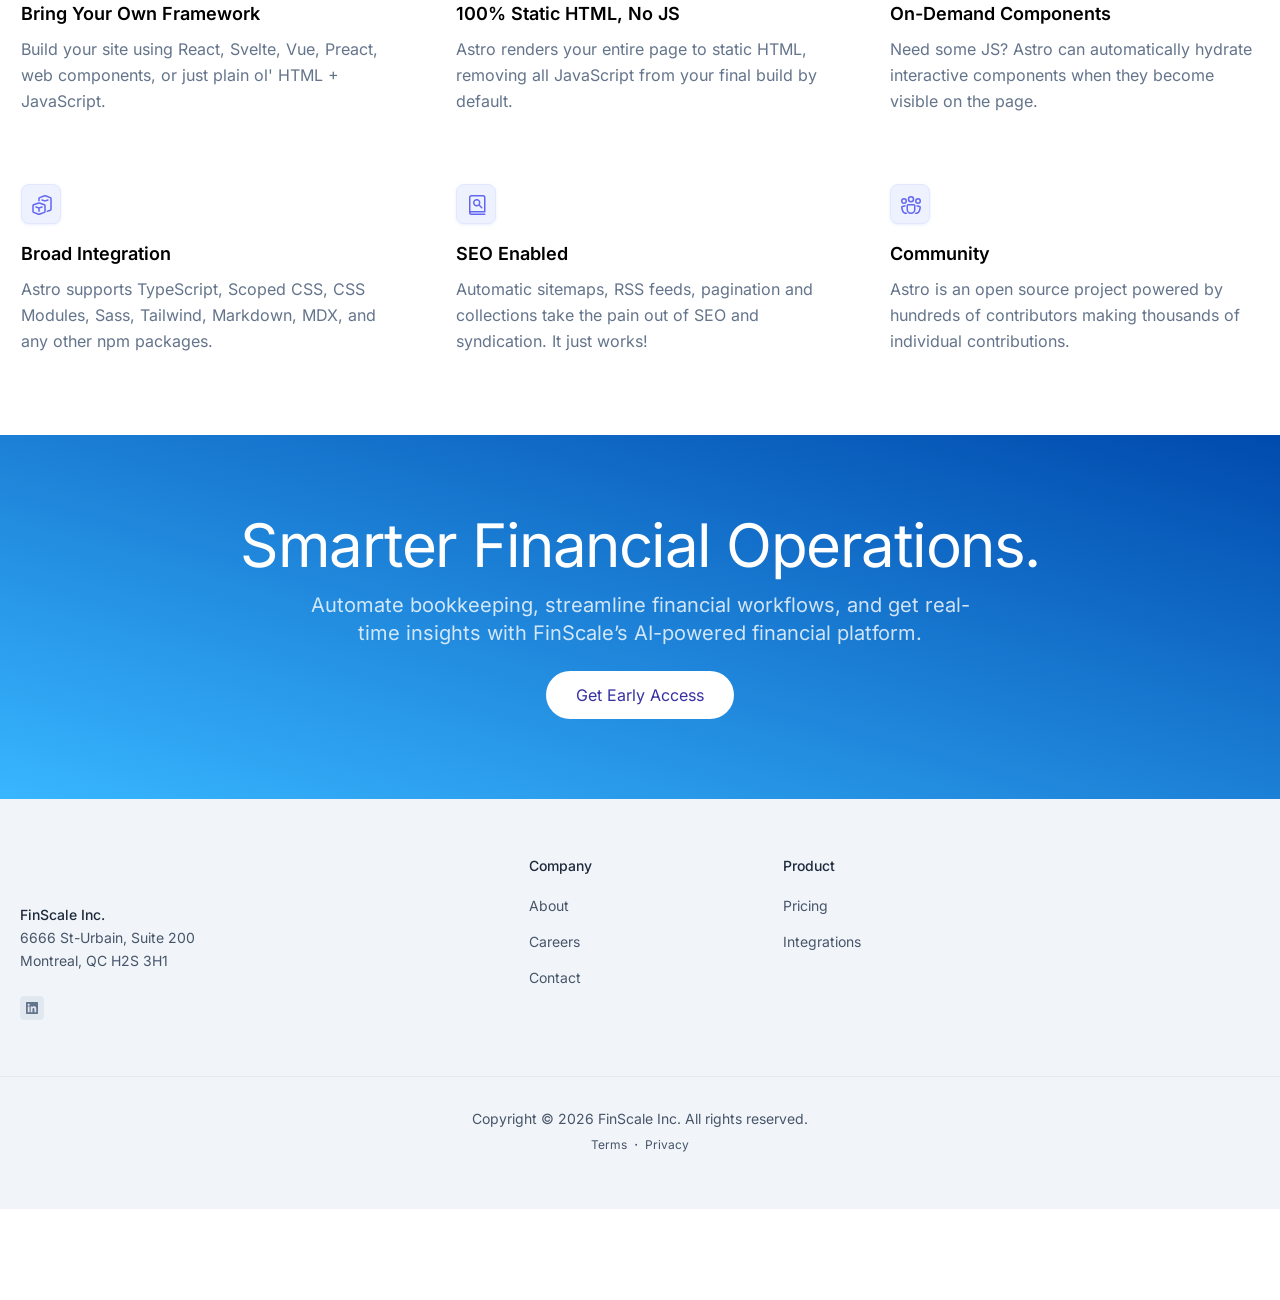
<file: features/index.html>
<!DOCTYPE html><html lang="en"> <head><meta charset="UTF-8"><meta name="viewport" content="width=device-width"><link rel="icon" type="image/svg+xml" href="/favicon.ico"><meta name="generator" content="Astro v5.18.1"><title>FinScale - Smarter Books. Faster Descisions</title><link rel="canonical" href="https://finscale.ai/features/"><meta name="description" content="FinScale - Smarter Books. Faster Descisions"><meta name="robots" content="index, follow"><meta property="og:title" content="FinScale - Smarter Books. Faster Descisions"><meta property="og:type" content="website"><meta property="og:image" content="https://finscale.ai/opengraph.jpg"><meta property="og:url" content="https://finscale.ai/features/"><meta property="og:image:url" content="https://finscale.ai/opengraph.jpg"><meta property="og:image:alt" content="Astroship Homepage Screenshot"><meta name="twitter:card" content="summary_large_image"><meta name="twitter:site" content="@web3templates"><meta name="twitter:creator" content="@surjithctly"><!-- Google Analytics 4 --><script async src="https://www.googletagmanager.com/gtag/js?id=G-W664R9090F"></script><script>
      window.dataLayer = window.dataLayer || [];
      function gtag() {
        dataLayer.push(arguments);
      }
      gtag("js", new Date());
      gtag("config", "G-W664R9090F");
    </script><!-- Enable this if you want to use Astro ViewTransitions  --><meta name="astro-view-transitions-enabled" content="true"><meta name="astro-view-transitions-fallback" content="animate"><script type="module" src="/_astro/ClientRouter.astro_astro_type_script_index_0_lang.CDGfc0hd.js"></script><link rel="stylesheet" href="/_astro/about.DvIa8Y_E.css">
<style>.astro-route-announcer{position:absolute;left:0;top:0;clip:rect(0 0 0 0);clip-path:inset(50%);overflow:hidden;white-space:nowrap;width:1px;height:1px}.astronav-sticky-header[data-astro-cid-itfz4qi6]{transition:all .3s ease;-webkit-transition:all .3s ease;will-change:transform}@keyframes astroFadeInOut{0%{opacity:1}to{opacity:0}}@keyframes astroFadeIn{0%{opacity:0;mix-blend-mode:plus-lighter}to{opacity:1;mix-blend-mode:plus-lighter}}@keyframes astroFadeOut{0%{opacity:1;mix-blend-mode:plus-lighter}to{opacity:0;mix-blend-mode:plus-lighter}}@keyframes astroSlideFromRight{0%{transform:translate(100%)}}@keyframes astroSlideFromLeft{0%{transform:translate(-100%)}}@keyframes astroSlideToRight{to{transform:translate(100%)}}@keyframes astroSlideToLeft{to{transform:translate(-100%)}}@media (prefers-reduced-motion){::view-transition-group(*),::view-transition-old(*),::view-transition-new(*){animation:none!important}[data-astro-transition-scope]{animation:none!important}}@font-face{font-family:Inter Variable;font-style:normal;font-display:swap;font-weight:100 900;src:url(/_astro/inter-cyrillic-ext-wght-normal.BOeWTOD4.woff2) format("woff2-variations");unicode-range:U+0460-052F,U+1C80-1C8A,U+20B4,U+2DE0-2DFF,U+A640-A69F,U+FE2E-FE2F}@font-face{font-family:Inter Variable;font-style:normal;font-display:swap;font-weight:100 900;src:url(/_astro/inter-cyrillic-wght-normal.DqGufNeO.woff2) format("woff2-variations");unicode-range:U+0301,U+0400-045F,U+0490-0491,U+04B0-04B1,U+2116}@font-face{font-family:Inter Variable;font-style:normal;font-display:swap;font-weight:100 900;src:url(/_astro/inter-greek-ext-wght-normal.DlzME5K_.woff2) format("woff2-variations");unicode-range:U+1F00-1FFF}@font-face{font-family:Inter Variable;font-style:normal;font-display:swap;font-weight:100 900;src:url(/_astro/inter-greek-wght-normal.CkhJZR-_.woff2) format("woff2-variations");unicode-range:U+0370-0377,U+037A-037F,U+0384-038A,U+038C,U+038E-03A1,U+03A3-03FF}@font-face{font-family:Inter Variable;font-style:normal;font-display:swap;font-weight:100 900;src:url(/_astro/inter-vietnamese-wght-normal.CBcvBZtf.woff2) format("woff2-variations");unicode-range:U+0102-0103,U+0110-0111,U+0128-0129,U+0168-0169,U+01A0-01A1,U+01AF-01B0,U+0300-0301,U+0303-0304,U+0308-0309,U+0323,U+0329,U+1EA0-1EF9,U+20AB}@font-face{font-family:Inter Variable;font-style:normal;font-display:swap;font-weight:100 900;src:url(/_astro/inter-latin-ext-wght-normal.DO1Apj_S.woff2) format("woff2-variations");unicode-range:U+0100-02BA,U+02BD-02C5,U+02C7-02CC,U+02CE-02D7,U+02DD-02FF,U+0304,U+0308,U+0329,U+1D00-1DBF,U+1E00-1E9F,U+1EF2-1EFF,U+2020,U+20A0-20AB,U+20AD-20C0,U+2113,U+2C60-2C7F,U+A720-A7FF}@font-face{font-family:Inter Variable;font-style:normal;font-display:swap;font-weight:100 900;src:url(/_astro/inter-latin-wght-normal.Dx4kXJAl.woff2) format("woff2-variations");unicode-range:U+0000-00FF,U+0131,U+0152-0153,U+02BB-02BC,U+02C6,U+02DA,U+02DC,U+0304,U+0308,U+0329,U+2000-206F,U+20AC,U+2122,U+2191,U+2193,U+2212,U+2215,U+FEFF,U+FFFD}img{content-visibility:auto}details>summary.list-none::-webkit-details-marker,details>summary.list-none::marker{display:none}
</style><style>[data-astro-transition-scope="astro-o7bz76pi-1"] { view-transition-name: astro-o7bz76pi-1; }@layer astro { ::view-transition-old(astro-o7bz76pi-1) { animation: none; opacity: 0; mix-blend-mode: normal; }::view-transition-new(astro-o7bz76pi-1) { animation: none; mix-blend-mode: normal; }::view-transition-group(astro-o7bz76pi-1) { animation: none } }[data-astro-transition-fallback="old"] [data-astro-transition-scope="astro-o7bz76pi-1"],
			[data-astro-transition-fallback="old"][data-astro-transition-scope="astro-o7bz76pi-1"] { animation: none; mix-blend-mode: normal; }[data-astro-transition-fallback="new"] [data-astro-transition-scope="astro-o7bz76pi-1"],
			[data-astro-transition-fallback="new"][data-astro-transition-scope="astro-o7bz76pi-1"] { animation: none; mix-blend-mode: normal; }</style></head> <body> <header class="astronav-sticky-header sticky top-0 border-b z-20 transition-all py-5 border-transparent" data-astro-cid-itfz4qi6>  <div class="max-w-screen-xl mx-auto px-5">  <div class="flex flex-col lg:flex-row justify-between items-center relative z-10" data-astro-transition-scope="astro-o7bz76pi-1"> <!-- <Astronav>
          <div class="flex w-full lg:w-auto items-center justify-between">
            <a
              href="/"
              class="text-lg flex items-center transition focus-visible:ring-2 focus-visible:ring-offset-2 focus-visible:ring-indigo-500 focus-visible:outline-none focus-visible:shadow-outline-indigo rounded-full px-2 -ml-2"
              ><span class="font-bold text-indigo-600">Fin</span><span
                class="text-slate-600">Scale</span
              >
              <span
                class="uppercase mt-0.5 leading-none text-[10px] ml-1 font-bold bg-gray-200 text-slate-700 px-2 py-1 rounded-md"
                >AI</span
              >
            </a>
            <div class="block lg:hidden">
              <MenuIcon class="w-4 h-4 text-gray-800" />
            </div>
          </div> -->  <div class="flex w-full lg:w-auto items-center justify-between"> <a href="/" class="flex items-center transition focus-visible:ring-2 focus-visible:ring-offset-2 focus-visible:ring-indigo-500 focus-visible:outline-none focus-visible:shadow-outline-indigo rounded-full px-2 -ml-2"> <picture> <source srcset="/_astro/fs-logo-new_960.BbjI-kse_ZjPi49.avif 120w, /_astro/fs-logo-new_960.BbjI-kse_1WxCNd.avif 160w" type="image/avif" sizes="120px"><source srcset="/_astro/fs-logo-new_960.BbjI-kse_2V7ix.webp 120w, /_astro/fs-logo-new_960.BbjI-kse_2kk3aT.webp 160w" type="image/webp" sizes="120px">  <img src="/_astro/fs-logo-new_960.BbjI-kse_1dvawI.png" srcset="/_astro/fs-logo-new_960.BbjI-kse_Z1rCBlq.png 120w, /_astro/fs-logo-new_960.BbjI-kse_OKjvV.png 160w" alt="FinScale Logo" sizes="120px" loading="lazy" decoding="async" fetchpriority="auto" width="960" height="237" class="h-8 w-auto"> </picture> </a> <div class="block lg:hidden"> <button id="astronav-menu" aria-label="Toggle Menu">  <svg fill="currentColor" class="w-4 h-4 text-gray-800" width="24" height="24" viewBox="0 0 24 24" xmlns="http://www.w3.org/2000/svg"> <title>Toggle Menu</title> <path class="astronav-close-icon astronav-toggle hidden" fill-rule="evenodd" clip-rule="evenodd" d="M18.278 16.864a1 1 0 01-1.414 1.414l-4.829-4.828-4.828 4.828a1 1 0 01-1.414-1.414l4.828-4.829-4.828-4.828a1 1 0 011.414-1.414l4.829 4.828 4.828-4.828a1 1 0 111.414 1.414l-4.828 4.829 4.828 4.828z"></path> <path class="astronav-open-icon astronav-toggle" fill-rule="evenodd" d="M4 5h16a1 1 0 010 2H4a1 1 0 110-2zm0 6h16a1 1 0 010 2H4a1 1 0 010-2zm0 6h16a1 1 0 010 2H4a1 1 0 010-2z"></path> </svg>  </button> </div> </div> <nav class="astronav-items astronav-toggle hidden w-full lg:w-auto mt-2 lg:flex lg:mt-0">  <ul class="flex flex-col lg:flex-row lg:gap-3"> <li> <a href="/about" class="flex lg:px-3 py-2 text-sm text-gray-600 hover:text-indigo-600 focus-visible:ring-2 focus-visible:ring-offset-2 transition focus-visible:ring-indigo-500 focus-visible:outline-none focus-visible:shadow-outline-indigo rounded-full"> About </a> </li><li> <a href="/pricing" class="flex lg:px-3 py-2 text-sm text-gray-600 hover:text-indigo-600 focus-visible:ring-2 focus-visible:ring-offset-2 transition focus-visible:ring-indigo-500 focus-visible:outline-none focus-visible:shadow-outline-indigo rounded-full"> Pricing </a> </li> </ul> <div class="lg:hidden flex items-center mt-3 gap-4"> <!-- <Link href="#" style="muted" block size="md">Log in</Link> --> <a href="/demo" class="rounded-full text-center transition focus-visible:ring-2 focus-visible:ring-offset-2 focus-visible:ring-indigo-500 focus-visible:outline-none focus-visible:shadow-outline-indigo w-full px-5 py-2 bg-[#004aad] text-white hover:bg-[#38b6ff]">Get early access </a> </div>  </nav>  <script>(function(){const closeOnClick = false;

["DOMContentLoaded", "astro:after-swap"].forEach((event) => {
  document.addEventListener(event, addListeners);
});

// Function to clone and replace elements
function cloneAndReplace(element) {
  const clone = element.cloneNode(true);
  element.parentNode.replaceChild(clone, element);
}

function addListeners() {
  // Clean up existing listeners
  const oldMenuButton = document.getElementById("astronav-menu");
  if (oldMenuButton) {
    cloneAndReplace(oldMenuButton);
  }

  const oldDropdownMenus = document.querySelectorAll(".astronav-dropdown");
  oldDropdownMenus.forEach((menu) => {
    cloneAndReplace(menu);
  });

  // Mobile nav toggle
  const menuButton = document.getElementById("astronav-menu");
  menuButton && menuButton.addEventListener("click", toggleMobileNav);

  // Dropdown menus
  const dropdownMenus = document.querySelectorAll(".astronav-dropdown");
  dropdownMenus.forEach((menu) => {
    const button = menu.querySelector("button");
    button &&
      button.addEventListener("click", (event) =>
        toggleDropdownMenu(event, menu, dropdownMenus)
      );

    // Handle Submenu Dropdowns
    const dropDownSubmenus = menu.querySelectorAll(
      ".astronav-dropdown-submenu"
    );

    dropDownSubmenus.forEach((submenu) => {
      const submenuButton = submenu.querySelector("button");
      submenuButton &&
        submenuButton.addEventListener("click", (event) => {
          event.stopImmediatePropagation();
          toggleSubmenuDropdown(event, submenu);
        });
    });
  });

  // Clicking away from dropdown will remove the dropdown class
  document.addEventListener("click", closeAllDropdowns);

  if (closeOnClick) {
    handleCloseOnClick();
  }
}

function toggleMobileNav() {
  [...document.querySelectorAll(".astronav-toggle")].forEach((el) => {
    el.classList.toggle("hidden");
  });
}

function toggleDropdownMenu(event, menu, dropdownMenus) {
  toggleMenu(menu);

  // Close one dropdown when selecting another
  Array.from(dropdownMenus)
    .filter((el) => el !== menu && !menu.contains(el))
    .forEach(closeMenu);

  event.stopPropagation();
}

function toggleSubmenuDropdown(event, submenu) {
  event.stopPropagation();
  toggleMenu(submenu);

  // Close sibling submenus at the same nesting level
  const siblingSubmenus = submenu
    .closest(".astronav-dropdown")
    .querySelectorAll(".astronav-dropdown-submenu");
  Array.from(siblingSubmenus)
    .filter((el) => el !== submenu && !submenu.contains(el))
    .forEach(closeMenu);
}

function closeAllDropdowns(event) {
  const dropdownMenus = document.querySelectorAll(".dropdown-toggle");
  const dropdownParent = document.querySelectorAll(
    ".astronav-dropdown, .astronav-dropdown-submenu"
  );
  const isButtonInsideDropdown = [
    ...document.querySelectorAll(
      `.astronav-dropdown button, .astronav-dropdown label, .astronav-dropdown input,
	  .astronav-dropdown-submenu button, .astronav-dropdown-submenu label, .astronav-dropdown-submenu input,
	  #astronav-menu`
    ),
  ].some((button) => button.contains(event.target));
  if (!isButtonInsideDropdown) {
    dropdownMenus.forEach((d) => {
      // console.log("I ran", d);
      // if (!d.contains(event.target)) {
      d.classList.remove("open");
      d.removeAttribute("open");
      d.classList.add("hidden");
      // }
    });
    dropdownParent.forEach((d) => {
      d.classList.remove("open");
      d.removeAttribute("open");
      d.setAttribute("aria-expanded", "false");
    });
  }
}

function toggleMenu(menu) {
  menu.classList.toggle("open");
  const expanded = menu.getAttribute("aria-expanded") === "true";
  menu.setAttribute("aria-expanded", expanded ? "false" : "true");
  menu.hasAttribute("open")
    ? menu.removeAttribute("open")
    : menu.setAttribute("open", "");

  const dropdownToggle = menu.querySelector(".dropdown-toggle");
  const dropdownExpanded = dropdownToggle.getAttribute("aria-expanded");
  dropdownToggle.classList.toggle("hidden");
  dropdownToggle.setAttribute(
    "aria-expanded",
    dropdownExpanded === "true" ? "false" : "true"
  );
}

function closeMenu(menu) {
  // console.log("closing", menu);
  menu.classList.remove("open");
  menu.removeAttribute("open");
  menu.setAttribute("aria-expanded", "false");
  const dropdownToggles = menu.querySelectorAll(".dropdown-toggle");
  dropdownToggles.forEach((toggle) => {
    toggle.classList.add("hidden");
    toggle.setAttribute("aria-expanded", "false");
  });
}

function handleCloseOnClick() {
  const navMenuItems = document.querySelector(".astronav-items");
  const navToggle = document.getElementById("astronav-menu");
  const navLink = navMenuItems && navMenuItems.querySelectorAll("a");

  const MenuIcons = navToggle.querySelectorAll(".astronav-toggle");

  navLink &&
    navLink.forEach((item) => {
      item.addEventListener("click", () => {
        navMenuItems?.classList.add("hidden");
        MenuIcons.forEach((el) => {
          el.classList.toggle("hidden");
        });
      });
    });
}
})();</script> <div> <div class="hidden lg:flex items-center gap-4"> <!-- <a
              href="#"
              class="text-sm px-2 py-1 transition focus-visible:ring-2 focus-visible:ring-offset-2 focus-visible:ring-indigo-500 focus-visible:outline-none focus-visible:shadow-outline-indigo rounded-full"
              >Log in</a
            > --> <a href="/demo" class="rounded-full text-center transition focus-visible:ring-2 focus-visible:ring-offset-2 focus-visible:ring-indigo-500 focus-visible:outline-none focus-visible:shadow-outline-indigo px-4 py-2 text-sm bg-[#004aad] text-white hover:bg-[#38b6ff] inline-flex items-center group gap-px"> <span>Get early access</span> <svg xmlns="http://www.w3.org/2000/svg" viewBox="0 0 20 20" fill="currentColor" class="w-4 h-4 mt-px group-hover:translate-x-1 transition-transform"> <path fill-rule="evenodd" d="M7.21 14.77a.75.75 0 01.02-1.06L11.168 10 7.23 6.29a.75.75 0 111.04-1.08l4.5 4.25a.75.75 0 010 1.08l-4.5 4.25a.75.75 0 01-1.06-.02z" clip-rule="evenodd"></path> </svg>  </a> </div> </div> </div>  </div>  </header> <script data-astro-rerun>(function(){const scrollY = 130;
const defaultClass = "py-5 border-transparent";
const activeClass = "py-2 bg-white/80 border-gray-200 backdrop-blur-lg";

  // @ts-nocheck
  let lastKnownScrollPosition = 0;
  let ticking = false;

  const header = document.querySelector(".astronav-sticky-header");

  // Define two different scroll positions
  const addScrollY = Math.max(scrollY, 50); // Scroll position to add active class
  const removeScrollY = Math.max(scrollY - 50, 10); // Scroll position to remove active class

  function updateAnimation(scrollPos) {
    if (scrollPos > addScrollY) {
      header.classList.remove(...defaultClass.split(" "));
      header.classList.add("is-active", ...activeClass.split(" "));
      header.setAttribute("active", "");
    } else if (scrollPos < removeScrollY) {
      header.classList.remove("is-active", ...activeClass.split(" "));
      header.classList.add(...defaultClass.split(" "));
      header.removeAttribute("active");
    }
  }

  window.addEventListener("scroll", function () {
    lastKnownScrollPosition = window.scrollY;
    if (!ticking) {
      window.requestAnimationFrame(function () {
        updateAnimation(lastKnownScrollPosition);
        ticking = false;
      });

      ticking = true;
    }
  });
})();</script>  <!--
<script>
  // @ts-nocheck
  let lastKnownScrollPosition = 0;
  let ticking = false;
  const header = document.querySelector(".astronav-sticky-header");
  const animDiv = header.querySelector(".padding-anim");
  const defaultClass = "py-[20px] border-transparent";
  const activeClass = "py-[8px] bg-white border-gray-200";

  // Define two different scroll positions
  const addScrollY = 100;   // Scroll position to add active class
  const removeScrollY = 50; // Scroll position to remove active class

  function updateAnimation(scrollPos) {
    if (scrollPos > addScrollY) {
      animDiv.classList.remove(...defaultClass.split(" "));
      animDiv.classList.add("is-active", ...activeClass.split(" "));
      animDiv.setAttribute("active", "");
    } else if (scrollPos < removeScrollY) {
      animDiv.classList.remove("is-active", ...activeClass.split(" "));
      animDiv.classList.add(...defaultClass.split(" "));
      animDiv.removeAttribute("active");
    }
  }

  window.addEventListener("scroll", function () {
    lastKnownScrollPosition = window.scrollY;

    if (!ticking) {
      window.requestAnimationFrame(function () {
        updateAnimation(lastKnownScrollPosition);
        ticking = false;
      });

      ticking = true;
    }
  });
</script> -->  <div class="max-w-screen-xl mx-auto px-5 mt-16">  <div class="max-w-4xl mx-auto flex flex-col items-center justify-center"> <!-- <Badge color="purple">TWO-COL FEATURES</Badge> --> <h2 class="text-4xl lg:text-5xl font-bold lg:tracking-tight mt-4 text-center">
The Fastest Bookkeeping Workflow.
</h2> <p class="text-lg mt-4 text-slate-600 text-center [text-wrap:pretty]">
FinScale categorizes transactions, reconciles accounts, tracks spending,
    and generates insights, so your finances are accurate, actionable, and effortless.
</p> </div> <div class="grid md:grid-cols-2 py-10 mt-20 gap-6"> <div class="grid place-items-center relative order-2 md:order-1 md:pt-12"> <div class="absolute w-96 h-96 blur-2xl -z-10 bg-gradient-radial from-fslight/15 left-0 top-1/3"></div> <div class="absolute w-64 h-64 blur-2xl -z-10 bg-gradient-radial from-fslight/10 right-10 top-1/4"></div> <picture> <source srcset="/_astro/categorized.B-fvCXX9_Z8yN00.avif" type="image/avif"><source srcset="/_astro/categorized.B-fvCXX9_1g7MSt.webp" type="image/webp">  <img src="/_astro/categorized.B-fvCXX9_ugoVT.png" alt="Feature Image" loading="lazy" decoding="async" fetchpriority="auto" width="1582" height="1036" class="rounded-2xl w-[80%]"> </picture> </div> <div class="grid place-items-center order-1 md:order-2"> <div class="max-w-lg"> <span class="bg-[#38b6ff]/10 border-[#38b6ff]/20 border text-[#38b6ff] -ml-px rounded-full text-xs font-medium px-3 py-1 "> Smart Automation </span> <h3 class="text-2xl font-medium mt-4 [text-wrap:balance]">
Effortless Control Over Your Books.
</h3> <p class="mt-4 text-slate-600 [text-wrap:balance]">
Automatically categorize transactions, reconcile accounts, and
        track spending all in real time, so your finances are always accurate and actionable.
</p> <ul class="grid mt-6 text-left gap-y-4"> <li class="flex items-center gap-3 text-neutral-800"> <svg width="1em" height="1em" class="w-5 h-5" data-icon="ph:check-circle-fill">   <symbol id="ai:ph:check-circle-fill" viewBox="0 0 256 256"><path fill="currentColor" d="M128 24a104 104 0 1 0 104 104A104.11 104.11 0 0 0 128 24m45.66 85.66l-56 56a8 8 0 0 1-11.32 0l-24-24a8 8 0 0 1 11.32-11.32L112 148.69l50.34-50.35a8 8 0 0 1 11.32 11.32"/></symbol><use href="#ai:ph:check-circle-fill"></use>  </svg> <span class="text-sm">Transactions tagged correctly</span> </li> <li class="flex items-center gap-3 text-neutral-800"> <svg width="1em" height="1em" viewBox="0 0 256 256" class="w-5 h-5" data-icon="ph:check-circle-fill">   <use href="#ai:ph:check-circle-fill"></use>  </svg> <span class="text-sm">Bank Accounts, cards, and receipts matched instantly.</span> </li> <li class="flex items-center gap-3 text-neutral-800"> <svg width="1em" height="1em" viewBox="0 0 256 256" class="w-5 h-5" data-icon="ph:check-circle-fill">   <use href="#ai:ph:check-circle-fill"></use>  </svg> <span class="text-sm">Flag anomalies so nothing slips through.</span> </li> </ul> </div> </div> <div class="grid place-items-center order-3 md:col-start-2"> <div class="max-w-lg w-full flex items-center justify-start gap-4"> <a href="/demo" class="rounded-full text-center transition focus-visible:ring-2 focus-visible:ring-offset-2 focus-visible:ring-indigo-500 focus-visible:outline-none focus-visible:shadow-outline-indigo px-4 py-2 text-sm bg-[#004aad] text-white hover:bg-[#38b6ff] inline-flex items-center group gap-px"> <span>Get Clean Books Now</span>  </a> </div> </div> </div> <div class="grid md:grid-cols-2 py-10 gap-6"> <div class="flex justify-end pb-10 md:pb-0 relative order-2"> <div class="absolute w-96 h-96 blur-2xl -z-10 bg-gradient-radial from-fslight/15 right-0 top-1/3"></div> <div class="absolute w-64 h-64 blur-2xl -z-10 bg-gradient-radial from-fslight/10 left-10 top-1/4"></div> <picture> <source srcset="/_astro/quick-stats.CVD56Dxi_BJ2cH.avif" type="image/avif"><source srcset="/_astro/quick-stats.CVD56Dxi_MkFpb.webp" type="image/webp">  <img src="/_astro/quick-stats.CVD56Dxi_Z1PEorl.png" alt="Feature Image" loading="lazy" decoding="async" fetchpriority="auto" width="776" height="500" class="rounded-2xl w-[55%] pt-8"> </picture> </div> <div class="grid place-items-center order-1 md:order-none"> <div class="max-w-lg"> <span class="bg-[#38b6ff]/10 border-[#38b6ff]/20 border text-[#38b6ff] -ml-px rounded-full text-xs font-medium px-3 py-1 "> Expense Optimization </span> <h3 class="text-2xl font-medium mt-4 [text-wrap:balance]">
Complete Visibility into Your Spending.
</h3> <p class="mt-4 text-slate-600 [text-wrap:balance]">
Track every expense in real time, helping you
        understand where your money goes and giving you control over cash flow.
</p> <ul class="grid mt-6 text-left gap-y-4"> <li class="flex items-center gap-3 text-neutral-800"> <svg width="1em" height="1em" viewBox="0 0 256 256" class="w-5 h-5" data-icon="ph:check-circle-fill">   <use href="#ai:ph:check-circle-fill"></use>  </svg> <span class="text-sm">See all business expenses place automatically.</span> </li> <li class="flex items-center gap-3 text-neutral-800"> <svg width="1em" height="1em" viewBox="0 0 256 256" class="w-5 h-5" data-icon="ph:check-circle-fill">   <use href="#ai:ph:check-circle-fill"></use>  </svg> <span class="text-sm">AI flags unusual or duplicate transactions.</span> </li> <li class="flex items-center gap-3 text-neutral-800"> <svg width="1em" height="1em" viewBox="0 0 256 256" class="w-5 h-5" data-icon="ph:check-circle-fill">   <use href="#ai:ph:check-circle-fill"></use>  </svg> <span class="text-sm">Identify opportunities optimize spending.</span> </li> </ul> </div> </div> <div class="grid place-items-center order-3"> <div class="max-w-lg w-full flex items-center justify-start gap-4"> <a href="/demo" class="rounded-full text-center transition focus-visible:ring-2 focus-visible:ring-offset-2 focus-visible:ring-indigo-500 focus-visible:outline-none focus-visible:shadow-outline-indigo px-4 py-2 text-sm bg-[#004aad] text-white hover:bg-[#38b6ff] inline-flex items-center group gap-px"> <span>Start Monitoring Now</span>  </a> </div> </div> </div> <div class="grid md:grid-cols-2 py-10 gap-6"> <div class="grid place-items-center relative order-2 md:order-1"> <div class="absolute w-96 h-96 blur-2xl -z-10 bg-gradient-radial from-fslight/15 left-0 top-1/3"></div> <div class="absolute w-64 h-64 blur-2xl -z-10 bg-gradient-radial from-fslight/10 right-10 top-1/4"></div> <picture> <source srcset="/_astro/actions.B5nJUOou_7ifDi.avif" type="image/avif"><source srcset="/_astro/actions.B5nJUOou_Zk7Ifv.webp" type="image/webp">  <img src="/_astro/actions.B5nJUOou_Z2ob46j.png" alt="Feature Image" loading="lazy" decoding="async" fetchpriority="auto" width="1576" height="634" class="rounded-2xl w-[80%]"> </picture> </div> <div class="grid place-items-center order-1 md:order-2"> <div class="max-w-lg"> <span class="bg-[#38b6ff]/10 border-[#38b6ff]/20 border text-[#38b6ff] -ml-px rounded-full text-xs font-medium px-3 py-1 "> Simplified Workflows </span> <h3 class="text-2xl font-medium mt-4 [text-wrap:balance]">
Insights That Drive Smarter Decisions.
</h3> <p class="mt-4 text-slate-600 [text-wrap:balance]">
Turn your financial data into actionable insights. Automatically generate reports, highlights trends, and forecasts cash flow
        so you can make informed decisions and grow with confidence.
</p> <ul class="grid mt-6 text-left gap-y-4"> <li class="flex items-center gap-3 text-neutral-800"> <svg width="1em" height="1em" viewBox="0 0 256 256" class="w-5 h-5" data-icon="ph:check-circle-fill">   <use href="#ai:ph:check-circle-fill"></use>  </svg> <span class="text-sm">Investor-Ready Reports Generated Instantly.</span> </li> <li class="flex items-center gap-3 text-neutral-800"> <svg width="1em" height="1em" viewBox="0 0 256 256" class="w-5 h-5" data-icon="ph:check-circle-fill">   <use href="#ai:ph:check-circle-fill"></use>  </svg> <span class="text-sm">AI highlights anomalies and opportunities.</span> </li> <li class="flex items-center gap-3 text-neutral-800"> <svg width="1em" height="1em" viewBox="0 0 256 256" class="w-5 h-5" data-icon="ph:check-circle-fill">   <use href="#ai:ph:check-circle-fill"></use>  </svg> <span class="text-sm">Forecast cash flow and spot bottlenecks.</span> </li> </ul> </div> </div> <div class="grid place-items-center order-3 md:col-start-2"> <div class="max-w-lg w-full flex items-center justify-start gap-4"> <a href="/demo" class="rounded-full text-center transition focus-visible:ring-2 focus-visible:ring-offset-2 focus-visible:ring-indigo-500 focus-visible:outline-none focus-visible:shadow-outline-indigo px-4 py-2 text-sm bg-[#004aad] text-white hover:bg-[#38b6ff] inline-flex items-center group gap-px"> <span>Get Insights Instantly</span>  </a> </div> </div> </div> <div class="mt-24"> <h2 class="text-4xl lg:text-5xl font-bold lg:tracking-tight">
Everything you need to <span class="text-indigo-600">start a website</span> </h2> <p class="text-lg mt-4 text-slate-600">
Astro comes batteries included. It takes the best parts of state-of-the-art
    tools and adds its own innovations.
</p> </div> <div class="grid md:grid-cols-2 lg:grid-cols-5 mt-16 gap-10"> <div class="rounded-2xl p-8 bg-gray-50 transition-all ring-1 ring-gray-200/50 shadow hover:shadow-lg lg:col-span-3"> <div class="overflow-hidden flex items-start justify-center h-auto relative lg:h-80"> <div class="absolute inset-0 bg-gradient-to-t from-gray-50 via-transparent z-10"></div>  <picture> <source srcset="/_astro/2.CV1PrsFe_hChzS.avif" type="image/avif"><source srcset="/_astro/2.CV1PrsFe_ZlqeU8.webp" type="image/webp">  <img src="/_astro/2.CV1PrsFe_1dXI90.png" alt="Feature image" loading="lazy" decoding="async" fetchpriority="auto" width="1280" height="800" class="h-full w-full object-contain"> </picture>  </div> <div class="mt-2"> <span class="bg-purple-100 border-purple-200 border text-purple-600 rounded-full text-xs font-medium px-3 py-1 ">  <span>Astroship</span>  </span> <h3 class="text-xl lg:text-2xl font-medium mt-2"><span>Responsive Template</span></h3> <p class="text-slate-600 mt-2 [text-wrap:balance]"><span>
Astroship is a creative and modern mobile responsive website template that
      helps you create any kind of marketing websites or landing pages.
</span></p> </div> </div> <div class="rounded-2xl p-8 bg-gray-50 transition-all ring-1 ring-gray-200/50 shadow hover:shadow-lg lg:col-span-2"> <div class="overflow-hidden flex items-start justify-center h-auto relative lg:h-80"> <div class="absolute inset-0 bg-gradient-to-t from-gray-50 via-transparent z-10"></div>  <picture> <source srcset="/_astro/2.CV1PrsFe_hChzS.avif" type="image/avif"><source srcset="/_astro/2.CV1PrsFe_ZlqeU8.webp" type="image/webp">  <img src="/_astro/2.CV1PrsFe_1dXI90.png" alt="Feature image" loading="lazy" decoding="async" fetchpriority="auto" width="1280" height="800" class="h-full w-full object-contain"> </picture>  </div> <div class="mt-2"> <span class="bg-indigo-100 border-indigo-200 border text-indigo-600 rounded-full text-xs font-medium px-3 py-1 ">  <span>Creative</span>  </span> <h3 class="text-xl lg:text-2xl font-medium mt-2"><span>Next Level Template</span></h3> <p class="text-slate-600 mt-2 [text-wrap:balance]"><span>
Astroship is a new kind of website template that integrates your favorite
      tools and workflows.</span></p> </div> </div> </div> <div class="grid md:grid-cols-2 lg:grid-cols-3 mt-10 gap-10"> <div class="rounded-2xl p-8 bg-gray-50 transition-all ring-1 ring-gray-200/50 shadow hover:shadow-lg"> <div class="overflow-hidden flex items-start justify-center h-auto relative lg:h-60"> <div class="absolute inset-0 bg-gradient-to-t from-gray-50 via-transparent z-10"></div>  <picture> <source srcset="/_astro/3.BeIuxAWP_Z1UlcHw.avif" type="image/avif"><source srcset="/_astro/3.BeIuxAWP_2vMoAo.webp" type="image/webp">  <img src="/_astro/3.BeIuxAWP_ZXYL9p.png" alt="Feature image" loading="lazy" decoding="async" fetchpriority="auto" width="1280" height="800" class="h-full w-full object-contain"> </picture>  </div> <div class="mt-2"> <span class="bg-indigo-100 border-indigo-200 border text-indigo-600 rounded-full text-xs font-medium px-3 py-1 ">  <span>Template</span>  </span> <h3 class="text-xl lg:text-2xl font-medium mt-2"><span>Modern Design</span></h3> <p class="text-slate-600 mt-2 [text-wrap:balance]"><span>
Feeling old? Try this template and be a part of the modern design.</span></p> </div> </div> <div class="rounded-2xl p-8 bg-gray-50 transition-all ring-1 ring-gray-200/50 shadow hover:shadow-lg"> <div class="overflow-hidden flex items-start justify-center h-auto relative lg:h-60"> <div class="absolute inset-0 bg-gradient-to-t from-gray-50 via-transparent z-10"></div>  <picture> <source srcset="/_astro/2.CV1PrsFe_hChzS.avif" type="image/avif"><source srcset="/_astro/2.CV1PrsFe_ZlqeU8.webp" type="image/webp">  <img src="/_astro/2.CV1PrsFe_1dXI90.png" alt="Feature image" loading="lazy" decoding="async" fetchpriority="auto" width="1280" height="800" class="h-full w-full object-contain"> </picture>  </div> <div class="mt-2"> <span class="bg-purple-100 border-purple-200 border text-purple-600 rounded-full text-xs font-medium px-3 py-1 ">  <span>Product</span>  </span> <h3 class="text-xl lg:text-2xl font-medium mt-2"><span>Highlight Features</span></h3> <p class="text-slate-600 mt-2 [text-wrap:balance]"><span>
You can highlight your features in a trendy grid like this one.</span></p> </div> </div> <div class="rounded-2xl p-8 bg-gray-50 transition-all ring-1 ring-gray-200/50 shadow hover:shadow-lg"> <div class="overflow-hidden flex items-start justify-center h-auto relative lg:h-60"> <div class="absolute inset-0 bg-gradient-to-t from-gray-50 via-transparent z-10"></div>   <img src="/_astro/integrations.eF8c4xAE.svg" alt="Feature image" loading="lazy" decoding="async" fetchpriority="auto" width="909" height="823" class="h-full w-full object-contain">  </div> <div class="mt-2"> <span class="bg-gray-100 border-gray-200 border text-gray-800 rounded-full text-xs font-medium px-3 py-1 ">  <span>Webhooks</span>  </span> <h3 class="text-xl lg:text-2xl font-medium mt-2"><span>100+ Integrations</span></h3> <p class="text-slate-600 mt-2 [text-wrap:balance]"><span>
Astroship can be integrated with hundreds of tools using Zapier.</span></p> </div> </div> </div> <!-- <div class="mt-16">
  <h2 class="text-4xl lg:text-5xl font-bold lg:tracking-tight">
    We have got more awesome <span class="text-indigo-600">features</span>
  </h2>
  <p class="text-lg mt-4 text-slate-600">
    Use this section to highlight not so important features of your product.
  </p>
</div> --><div class="mt-24 max-w-3xl mx-auto flex flex-col items-center justify-center"> <span class="bg-purple-100 border-purple-200 border text-purple-600 rounded-full text-xs font-medium px-3 py-1 "> MORE FEATURES </span> <h2 class="text-4xl lg:text-5xl font-bold lg:tracking-tight mt-4 text-center">
We've got you covered
</h2> <p class="text-lg mt-4 text-slate-600 text-center [text-wrap:pretty]">
Our template covers all things SAAS. If you don't find what you're looking
    for, contact us and we'll either help you or steer you in the right
    direction.
</p> </div> <div class="grid sm:grid-cols-2 md:grid-cols-3 mt-16 gap-8 md:gap-16"> <div class="flex flex-col gap-4 items-start group hover:bg-slate-50 hover:border-slate-100 border border-transparent rounded-lg transition-all md:-m-5 p-5"> <div class="mt-1 bg-indigo-50 border shadow shadow-indigo-100/50 border-indigo-100 transition-colors rounded-lg grid place-items-center  p-2 w-10 h-10 shrink-0"> <svg width="24" height="24" class="text-indigo-500" data-icon="fluent:document-javascript-24-regular">   <symbol id="ai:fluent:document-javascript-24-regular" viewBox="0 0 24 24"><path fill="currentColor" d="M18 20.5h-7.034a2.94 2.94 0 0 1-.702 1.5H18a2 2 0 0 0 2-2V9.828a2 2 0 0 0-.586-1.414l-5.829-5.828A2.05 2.05 0 0 0 12.172 2H6a2 2 0 0 0-2 2v10.018Q4.123 14 4.25 14c.49 0 .932.201 1.25.525V4a.5.5 0 0 1 .5-.5h6V8a2 2 0 0 0 2 2h4.5v10a.5.5 0 0 1-.5.5m-.622-12H14a.5.5 0 0 1-.5-.5V4.621zM4.25 15a.75.75 0 0 1 .75.75V20a2 2 0 1 1-4 0v-.25a.75.75 0 0 1 1.5 0V20a.5.5 0 0 0 1 0v-4.25a.75.75 0 0 1 .75-.75m3.7 0A1.95 1.95 0 0 0 6 16.95v.234c0 .614.323 1.184.85 1.5l1.529.918a.25.25 0 0 1 .121.214v.234a.45.45 0 0 1-.45.45h-.1a.45.45 0 0 1-.45-.45V20A.75.75 0 0 0 6 20v.05A1.95 1.95 0 0 0 7.95 22h.1A1.95 1.95 0 0 0 10 20.05v-.234a1.75 1.75 0 0 0-.85-1.5l-1.529-.918a.25.25 0 0 1-.121-.214v-.234a.45.45 0 0 1 .45-.45h.1a.45.45 0 0 1 .45.45V17a.75.75 0 0 0 1.5 0v-.05A1.95 1.95 0 0 0 8.05 15z"/></symbol><use href="#ai:fluent:document-javascript-24-regular"></use>  </svg> </div> <div> <h3 class="font-semibold text-lg">Bring Your Own Framework</h3>  <p class="text-slate-500 mt-2 leading-relaxed">Build your site using React, Svelte, Vue, Preact, web components, or just plain ol&#39; HTML + JavaScript.</p> </div> </div><div class="flex flex-col gap-4 items-start group hover:bg-slate-50 hover:border-slate-100 border border-transparent rounded-lg transition-all md:-m-5 p-5"> <div class="mt-1 bg-indigo-50 border shadow shadow-indigo-100/50 border-indigo-100 transition-colors rounded-lg grid place-items-center  p-2 w-10 h-10 shrink-0"> <svg width="24" height="24" class="text-indigo-500" data-icon="fluent:trophy-24-regular">   <symbol id="ai:fluent:trophy-24-regular" viewBox="0 0 24 24"><path fill="currentColor" d="M15.254 2a2.25 2.25 0 0 1 2.236 2h1.268a1.75 1.75 0 0 1 1.744 1.606l.006.144v3a3.25 3.25 0 0 1-3.066 3.245l-.21.006a5.76 5.76 0 0 1-4.731 3.95V17.5h1.753a3.25 3.25 0 0 1 3.244 3.066l.006.184v.5a.75.75 0 0 1-.649.743l-.101.007H6.75a.75.75 0 0 1-.744-.648L6 21.25v-.5a3.25 3.25 0 0 1 3.065-3.245l.185-.005H11v-1.549a5.76 5.76 0 0 1-4.729-3.95L6.246 12a3.25 3.25 0 0 1-3.25-3.25v-3c0-.966.784-1.75 1.75-1.75h1.268a2.25 2.25 0 0 1 2.237-2zm-1 17H9.25a1.75 1.75 0 0 0-1.705 1.352l-.028.148h8.468a1.75 1.75 0 0 0-1.578-1.493zm1-15.5H8.25a.75.75 0 0 0-.75.75v5.999a4.252 4.252 0 0 0 8.503 0V4.25a.75.75 0 0 0-.75-.75m3.504 2h-1.254v4.983A1.75 1.75 0 0 0 19 8.904l.007-.154v-3a.25.25 0 0 0-.193-.243zM6 5.5H4.746a.25.25 0 0 0-.25.25v3a1.75 1.75 0 0 0 1.505 1.733z"/></symbol><use href="#ai:fluent:trophy-24-regular"></use>  </svg> </div> <div> <h3 class="font-semibold text-lg">100% Static HTML, No JS</h3>  <p class="text-slate-500 mt-2 leading-relaxed">Astro renders your entire page to static HTML, removing all JavaScript from your final build by default.</p> </div> </div><div class="flex flex-col gap-4 items-start group hover:bg-slate-50 hover:border-slate-100 border border-transparent rounded-lg transition-all md:-m-5 p-5"> <div class="mt-1 bg-indigo-50 border shadow shadow-indigo-100/50 border-indigo-100 transition-colors rounded-lg grid place-items-center  p-2 w-10 h-10 shrink-0"> <svg width="24" height="24" class="text-indigo-500" data-icon="fluent:box-24-regular">   <symbol id="ai:fluent:box-24-regular" viewBox="0 0 24 24"><path fill="currentColor" d="M10.591 2.513a3.75 3.75 0 0 1 2.818 0l7.498 3.04A1.75 1.75 0 0 1 22 7.175v9.653a1.75 1.75 0 0 1-1.093 1.621l-7.498 3.04a3.75 3.75 0 0 1-2.818 0l-7.498-3.04A1.75 1.75 0 0 1 2 16.827V7.176a1.75 1.75 0 0 1 1.093-1.622zm2.254 1.39a2.25 2.25 0 0 0-1.69 0L9.24 4.68l7.527 2.927l2.669-1.03zm1.846 4.505L7.215 5.5L4.59 6.564l7.411 2.882zM3.5 16.828a.25.25 0 0 0 .156.231l7.499 3.04q.047.02.095.036v-9.371L3.5 7.75zm9.345 3.271l7.499-3.04a.25.25 0 0 0 .156-.232V7.774l-7.75 2.992v9.37z"/></symbol><use href="#ai:fluent:box-24-regular"></use>  </svg> </div> <div> <h3 class="font-semibold text-lg">On-Demand Components</h3>  <p class="text-slate-500 mt-2 leading-relaxed">Need some JS? Astro can automatically hydrate interactive components when they become visible on the page.  </p> </div> </div><div class="flex flex-col gap-4 items-start group hover:bg-slate-50 hover:border-slate-100 border border-transparent rounded-lg transition-all md:-m-5 p-5"> <div class="mt-1 bg-indigo-50 border shadow shadow-indigo-100/50 border-indigo-100 transition-colors rounded-lg grid place-items-center  p-2 w-10 h-10 shrink-0"> <svg width="24" height="24" class="text-indigo-500" data-icon="fluent:box-multiple-24-regular">   <symbol id="ai:fluent:box-multiple-24-regular" viewBox="0 0 24 24"><path fill="currentColor" d="M15.78 3.737a2.25 2.25 0 0 0-1.56 0L9.913 5.33a.25.25 0 0 0-.163.234v2.793a4.8 4.8 0 0 0-1.5 0V5.563a1.75 1.75 0 0 1 1.143-1.641L13.7 2.33a3.75 3.75 0 0 1 2.6 0l4.307 1.592a1.75 1.75 0 0 1 1.143 1.641v10.67a1.75 1.75 0 0 1-1.143 1.642l-4.018 1.484c.105-.292.161-.604.161-.927v-.731l3.337-1.233a.25.25 0 0 0 .163-.235V5.563a.25.25 0 0 0-.163-.234zm-4.01 3.93a.75.75 0 1 1 .49-1.418l2.658.92a.25.25 0 0 0 .163 0l2.65-.92a.75.75 0 1 1 .492 1.418l-2.65.919a1.75 1.75 0 0 1-1.145 0zm-6 7a.75.75 0 0 1 .49-1.418l2.74.948l2.732-.947a.75.75 0 1 1 .49 1.417l-2.472.857v2.7a.75.75 0 0 1-1.5 0v-2.7zM10.3 9.53a3.75 3.75 0 0 0-2.6 0l-4.307 1.592a1.75 1.75 0 0 0-1.143 1.641v5.67a1.75 1.75 0 0 0 1.143 1.642L7.7 21.666a3.75 3.75 0 0 0 2.6 0l4.307-1.592a1.75 1.75 0 0 0 1.143-1.642v-5.67a1.75 1.75 0 0 0-1.143-1.641zm-2.08 1.407a2.25 2.25 0 0 1 1.56 0l4.307 1.592a.25.25 0 0 1 .163.234v5.67a.25.25 0 0 1-.163.235L9.78 20.259a2.25 2.25 0 0 1-1.56 0l-4.307-1.592a.25.25 0 0 1-.163-.235v-5.67a.25.25 0 0 1 .163-.234z"/></symbol><use href="#ai:fluent:box-multiple-24-regular"></use>  </svg> </div> <div> <h3 class="font-semibold text-lg">Broad Integration</h3>  <p class="text-slate-500 mt-2 leading-relaxed">Astro supports TypeScript, Scoped CSS, CSS Modules, Sass, Tailwind, Markdown, MDX, and any other npm packages.</p> </div> </div><div class="flex flex-col gap-4 items-start group hover:bg-slate-50 hover:border-slate-100 border border-transparent rounded-lg transition-all md:-m-5 p-5"> <div class="mt-1 bg-indigo-50 border shadow shadow-indigo-100/50 border-indigo-100 transition-colors rounded-lg grid place-items-center  p-2 w-10 h-10 shrink-0"> <svg width="24" height="24" class="text-indigo-500" data-icon="fluent:book-search-24-regular">   <symbol id="ai:fluent:book-search-24-regular" viewBox="0 0 24 24"><path fill="currentColor" d="M14.819 11.795a3.724 3.724 0 1 0-1.024 1.024l2.476 2.475l.067.058l.008.006a.724.724 0 0 0 .942-1.093zm-3.095-4.348a2.276 2.276 0 1 1 0 4.553a2.276 2.276 0 0 1 0-4.553M6.5 2A2.5 2.5 0 0 0 4 4.5v15A2.5 2.5 0 0 0 6.5 22h13.25a.75.75 0 0 0 0-1.5H6.5a1 1 0 0 1-1-1h14.25a.75.75 0 0 0 .75-.75V4.5A2.5 2.5 0 0 0 18 2zM19 18H5.5V4.5a1 1 0 0 1 1-1H18a1 1 0 0 1 1 1z"/></symbol><use href="#ai:fluent:book-search-24-regular"></use>  </svg> </div> <div> <h3 class="font-semibold text-lg">SEO Enabled</h3>  <p class="text-slate-500 mt-2 leading-relaxed">Automatic sitemaps, RSS feeds, pagination and collections take the pain out of SEO and syndication. It just works!</p> </div> </div><div class="flex flex-col gap-4 items-start group hover:bg-slate-50 hover:border-slate-100 border border-transparent rounded-lg transition-all md:-m-5 p-5"> <div class="mt-1 bg-indigo-50 border shadow shadow-indigo-100/50 border-indigo-100 transition-colors rounded-lg grid place-items-center  p-2 w-10 h-10 shrink-0"> <svg width="24" height="24" class="text-indigo-500" data-icon="fluent:people-community-24-regular">   <symbol id="ai:fluent:people-community-24-regular" viewBox="0 0 24 24"><path fill="currentColor" d="M12 4.5A1.75 1.75 0 1 0 12 8a1.75 1.75 0 0 0 0-3.5M8.75 6.25a3.25 3.25 0 1 1 6.5 0a3.25 3.25 0 0 1-6.5 0M5 6.5a1.5 1.5 0 1 0 0 3a1.5 1.5 0 0 0 0-3M2 8a3 3 0 1 1 6 0a3 3 0 0 1-6 0m15.5 0a1.5 1.5 0 1 1 3 0a1.5 1.5 0 0 1-3 0M19 5a3 3 0 1 0 0 6a3 3 0 0 0 0-6M7.5 12.75c0-.966.784-1.75 1.75-1.75h5.5c.966 0 1.75.784 1.75 1.75v3.75a4.5 4.5 0 1 1-9 0zm1.75-.25a.25.25 0 0 0-.25.25v3.75a3 3 0 1 0 6 0v-3.75a.25.25 0 0 0-.25-.25zm-2.64-.522q-.109.369-.11.772v.81l-2.814.754a.25.25 0 0 0-.177.306l.712 2.657a3 3 0 0 0 3.161 2.212c.315.486.705.919 1.153 1.282a4.5 4.5 0 0 1-5.763-3.107l-.712-2.656a1.75 1.75 0 0 1 1.237-2.143zm8.855 8.793q.125.042.253.076a4.5 4.5 0 0 0 5.511-3.182l.712-2.656a1.75 1.75 0 0 0-1.237-2.144l-3.314-.888q.109.37.11.773v.81l2.816.754a.25.25 0 0 1 .176.306l-.712 2.657a3 3 0 0 1-3.162 2.212a5.5 5.5 0 0 1-1.153 1.282"/></symbol><use href="#ai:fluent:people-community-24-regular"></use>  </svg> </div> <div> <h3 class="font-semibold text-lg">Community</h3>  <p class="text-slate-500 mt-2 leading-relaxed">Astro is an open source project powered by hundreds of contributors making thousands of individual contributions.</p> </div> </div> </div>  </div> <!-- <div
  class="bg-gradient-to-bl from-indigo-900 to-indigo-700 p-8 md:px-20 md:py-20 mt-20 flex flex-col items-center text-center">
  <h2 class="text-white text-4xl md:text-6xl tracking-tight">
    Build faster websites.
  </h2>
  <p class="text-white/70 mt-4 text-lg md:text-xl">
    Pull content from anywhere and serve it fast with Astro's next-gen island
    architecture.
  </p>
  <div class="flex mt-5">
    <Link href="/demo" style="inverted">Sign up for a 14-day Trial</Link>
  </div>
</div> --><div class="bg-gradient-to-bl from-fsdark to-fslight p-8 md:px-20 md:py-20 mt-20 flex flex-col items-center text-center"> <h2 class="text-white text-4xl md:text-6xl tracking-tight">
Smarter Financial Operations.
</h2> <p class="text-white/80 mt-4 text-lg md:text-xl max-w-2xl">
Automate bookkeeping, streamline financial workflows, and get real-time
    insights with FinScale’s AI-powered financial platform.
</p> <div class="flex mt-6"> <a href="/demo" class="rounded-full text-center transition focus-visible:ring-2 focus-visible:ring-offset-2 focus-visible:ring-indigo-500 focus-visible:outline-none focus-visible:shadow-outline-indigo px-7 py-2.5 bg-white text-indigo-800 border-2 border-transparent">Get Early Access </a> </div> </div>  <footer class="py-14 bg-slate-100 border-t border-slate-100"> <div class="max-w-screen-xl mx-auto px-5">  <div class="grid sm:grid-cols-2 md:grid-cols-3 lg:grid-cols-5 gap-8"> <div class="sm:col-span-2 md:col-span-3 lg:col-span-2"> <a href="/" class="flex items-center"> <picture> <source srcset="/_astro/fs-logo-new_960.BbjI-kse_ZjPi49.avif 120w, /_astro/fs-logo-new_960.BbjI-kse_1WxCNd.avif 160w" type="image/avif" sizes="120px"><source srcset="/_astro/fs-logo-new_960.BbjI-kse_2V7ix.webp 120w, /_astro/fs-logo-new_960.BbjI-kse_2kk3aT.webp 160w" type="image/webp" sizes="120px">  <img src="/_astro/fs-logo-new_960.BbjI-kse_1dvawI.png" srcset="/_astro/fs-logo-new_960.BbjI-kse_Z1rCBlq.png 120w, /_astro/fs-logo-new_960.BbjI-kse_OKjvV.png 160w" alt="FinScale Logo" sizes="120px" loading="lazy" decoding="async" fetchpriority="auto" width="960" height="237" class="h-8 w-auto"> </picture> </a> <div class="mt-4 text-sm text-slate-600 leading-relaxed"> <p class="font-medium text-slate-800">FinScale Inc.</p> <p>6666 St-Urbain, Suite 200</p> <p>Montreal, QC H2S 3H1</p> </div> <div class="flex gap-3 mt-6 items-center"> <a href="https://ca.linkedin.com/company/finscale-ai" target="_blank" rel="noopener noreferrer" class="bg-slate-200 hover:bg-slate-300 rounded w-6 h-6 inline-flex items-center justify-center text-slate-500 transition-colors"> <svg width="1em" height="1em" class="w-4 h-4" data-icon="bx:bxl-linkedin-square">   <symbol id="ai:bx:bxl-linkedin-square" viewBox="0 0 24 24"><path d="M20 3H4a1 1 0 0 0-1 1v16a1 1 0 0 0 1 1h16a1 1 0 0 0 1-1V4a1 1 0 0 0-1-1zM8.339 18.337H5.667v-8.59h2.672v8.59zM7.003 8.574a1.548 1.548 0 1 1 0-3.096a1.548 1.548 0 0 1 0 3.096zm11.335 9.763h-2.669V14.16c0-.996-.018-2.277-1.388-2.277c-1.39 0-1.601 1.086-1.601 2.207v4.248h-2.667v-8.59h2.56v1.174h.037c.355-.675 1.227-1.387 2.524-1.387c2.704 0 3.203 1.778 3.203 4.092v4.71z" fill="currentColor"/></symbol><use href="#ai:bx:bxl-linkedin-square"></use>  </svg><span class="sr-only">Linkedin</span></a> </div> </div> <div> <h3 class="font-medium text-sm text-slate-800">Company</h3> <div class="flex flex-col mt-3"> <a href="/about" class="py-2 text-sm text-slate-600 hover:text-indigo-600"> About </a><a href="/careers" class="py-2 text-sm text-slate-600 hover:text-indigo-600"> Careers </a><a href="/contact" class="py-2 text-sm text-slate-600 hover:text-indigo-600"> Contact </a> </div> </div> <div> <h3 class="font-medium text-sm text-slate-800">Product</h3> <div class="flex flex-col mt-3"> <a href="/pricing" class="py-2 text-sm text-slate-600 hover:text-indigo-600"> Pricing </a><a href="/#integrations" class="py-2 text-sm text-slate-600 hover:text-indigo-600"> Integrations </a> </div> </div> <!-- <div>
        <h3 class="font-medium text-sm text-slate-800">Resources</h3>
        <div class="flex flex-col mt-3">
          {
            footermenu.resources.map((item) => (
              <a
                href={item.path || "#"}
                class="py-2 text-sm text-slate-600 hover:text-indigo-600">
                {item.title}
              </a>
            ))
          }
        </div>
      </div> --> </div>  </div> <div class="mt-14 pt-8 px-5 border-t border-slate-200"> <div class="max-w-screen-xl mx-auto px-5">  <p class="text-center text-sm text-slate-600 [text-wrap:balance]">
Copyright © 2026 FinScale Inc. All rights reserved.
</p> <p class="text-center text-xs text-slate-600 mt-2"> <a href="/terms" class="hover:text-indigo-500"> Terms</a> ・ <a href="/privacy" class="hover:text-indigo-500">
Privacy</a> </p>  </div> </div> </footer> </body></html>
</file>
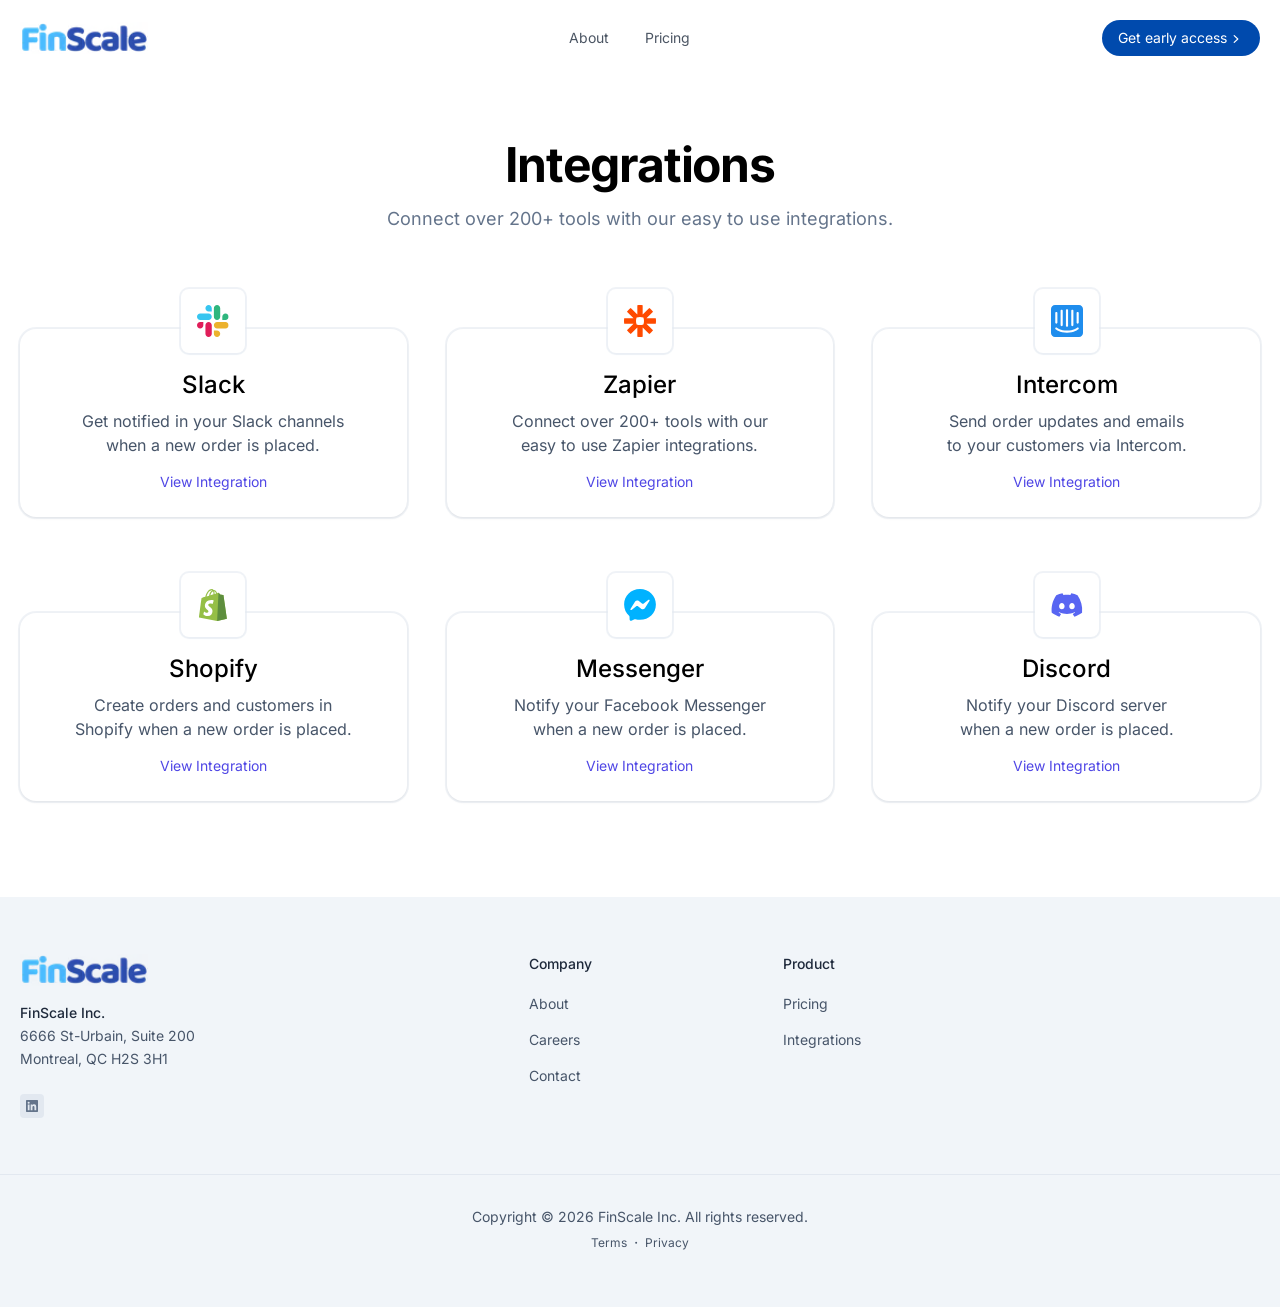
<file: integrations/index.html>
<!DOCTYPE html><html lang="en"> <head><meta charset="UTF-8"><meta name="viewport" content="width=device-width"><link rel="icon" type="image/svg+xml" href="/favicon.ico"><meta name="generator" content="Astro v5.18.1"><title>Integrations | FinScale</title><link rel="canonical" href="https://finscale.ai/integrations/"><meta name="description" content="FinScale - Smarter Books. Faster Descisions"><meta name="robots" content="index, follow"><meta property="og:title" content="FinScale - Smarter Books. Faster Descisions"><meta property="og:type" content="website"><meta property="og:image" content="https://finscale.ai/opengraph.jpg"><meta property="og:url" content="https://finscale.ai/integrations/"><meta property="og:image:url" content="https://finscale.ai/opengraph.jpg"><meta property="og:image:alt" content="Astroship Homepage Screenshot"><meta name="twitter:card" content="summary_large_image"><meta name="twitter:site" content="@web3templates"><meta name="twitter:creator" content="@surjithctly"><!-- Google Analytics 4 --><script async src="https://www.googletagmanager.com/gtag/js?id=G-W664R9090F"></script><script>
      window.dataLayer = window.dataLayer || [];
      function gtag() {
        dataLayer.push(arguments);
      }
      gtag("js", new Date());
      gtag("config", "G-W664R9090F");
    </script><!-- Enable this if you want to use Astro ViewTransitions  --><meta name="astro-view-transitions-enabled" content="true"><meta name="astro-view-transitions-fallback" content="animate"><script type="module" src="/_astro/ClientRouter.astro_astro_type_script_index_0_lang.CDGfc0hd.js"></script><link rel="stylesheet" href="/_astro/about.DvIa8Y_E.css">
<style>.astro-route-announcer{position:absolute;left:0;top:0;clip:rect(0 0 0 0);clip-path:inset(50%);overflow:hidden;white-space:nowrap;width:1px;height:1px}.astronav-sticky-header[data-astro-cid-itfz4qi6]{transition:all .3s ease;-webkit-transition:all .3s ease;will-change:transform}@keyframes astroFadeInOut{0%{opacity:1}to{opacity:0}}@keyframes astroFadeIn{0%{opacity:0;mix-blend-mode:plus-lighter}to{opacity:1;mix-blend-mode:plus-lighter}}@keyframes astroFadeOut{0%{opacity:1;mix-blend-mode:plus-lighter}to{opacity:0;mix-blend-mode:plus-lighter}}@keyframes astroSlideFromRight{0%{transform:translate(100%)}}@keyframes astroSlideFromLeft{0%{transform:translate(-100%)}}@keyframes astroSlideToRight{to{transform:translate(100%)}}@keyframes astroSlideToLeft{to{transform:translate(-100%)}}@media (prefers-reduced-motion){::view-transition-group(*),::view-transition-old(*),::view-transition-new(*){animation:none!important}[data-astro-transition-scope]{animation:none!important}}@font-face{font-family:Inter Variable;font-style:normal;font-display:swap;font-weight:100 900;src:url(/_astro/inter-cyrillic-ext-wght-normal.BOeWTOD4.woff2) format("woff2-variations");unicode-range:U+0460-052F,U+1C80-1C8A,U+20B4,U+2DE0-2DFF,U+A640-A69F,U+FE2E-FE2F}@font-face{font-family:Inter Variable;font-style:normal;font-display:swap;font-weight:100 900;src:url(/_astro/inter-cyrillic-wght-normal.DqGufNeO.woff2) format("woff2-variations");unicode-range:U+0301,U+0400-045F,U+0490-0491,U+04B0-04B1,U+2116}@font-face{font-family:Inter Variable;font-style:normal;font-display:swap;font-weight:100 900;src:url(/_astro/inter-greek-ext-wght-normal.DlzME5K_.woff2) format("woff2-variations");unicode-range:U+1F00-1FFF}@font-face{font-family:Inter Variable;font-style:normal;font-display:swap;font-weight:100 900;src:url(/_astro/inter-greek-wght-normal.CkhJZR-_.woff2) format("woff2-variations");unicode-range:U+0370-0377,U+037A-037F,U+0384-038A,U+038C,U+038E-03A1,U+03A3-03FF}@font-face{font-family:Inter Variable;font-style:normal;font-display:swap;font-weight:100 900;src:url(/_astro/inter-vietnamese-wght-normal.CBcvBZtf.woff2) format("woff2-variations");unicode-range:U+0102-0103,U+0110-0111,U+0128-0129,U+0168-0169,U+01A0-01A1,U+01AF-01B0,U+0300-0301,U+0303-0304,U+0308-0309,U+0323,U+0329,U+1EA0-1EF9,U+20AB}@font-face{font-family:Inter Variable;font-style:normal;font-display:swap;font-weight:100 900;src:url(/_astro/inter-latin-ext-wght-normal.DO1Apj_S.woff2) format("woff2-variations");unicode-range:U+0100-02BA,U+02BD-02C5,U+02C7-02CC,U+02CE-02D7,U+02DD-02FF,U+0304,U+0308,U+0329,U+1D00-1DBF,U+1E00-1E9F,U+1EF2-1EFF,U+2020,U+20A0-20AB,U+20AD-20C0,U+2113,U+2C60-2C7F,U+A720-A7FF}@font-face{font-family:Inter Variable;font-style:normal;font-display:swap;font-weight:100 900;src:url(/_astro/inter-latin-wght-normal.Dx4kXJAl.woff2) format("woff2-variations");unicode-range:U+0000-00FF,U+0131,U+0152-0153,U+02BB-02BC,U+02C6,U+02DA,U+02DC,U+0304,U+0308,U+0329,U+2000-206F,U+20AC,U+2122,U+2191,U+2193,U+2212,U+2215,U+FEFF,U+FFFD}img{content-visibility:auto}details>summary.list-none::-webkit-details-marker,details>summary.list-none::marker{display:none}
</style><style>[data-astro-transition-scope="astro-o7bz76pi-1"] { view-transition-name: astro-o7bz76pi-1; }@layer astro { ::view-transition-old(astro-o7bz76pi-1) { animation: none; opacity: 0; mix-blend-mode: normal; }::view-transition-new(astro-o7bz76pi-1) { animation: none; mix-blend-mode: normal; }::view-transition-group(astro-o7bz76pi-1) { animation: none } }[data-astro-transition-fallback="old"] [data-astro-transition-scope="astro-o7bz76pi-1"],
			[data-astro-transition-fallback="old"][data-astro-transition-scope="astro-o7bz76pi-1"] { animation: none; mix-blend-mode: normal; }[data-astro-transition-fallback="new"] [data-astro-transition-scope="astro-o7bz76pi-1"],
			[data-astro-transition-fallback="new"][data-astro-transition-scope="astro-o7bz76pi-1"] { animation: none; mix-blend-mode: normal; }</style></head> <body> <header class="astronav-sticky-header sticky top-0 border-b z-20 transition-all py-5 border-transparent" data-astro-cid-itfz4qi6>  <div class="max-w-screen-xl mx-auto px-5">  <div class="flex flex-col lg:flex-row justify-between items-center relative z-10" data-astro-transition-scope="astro-o7bz76pi-1"> <!-- <Astronav>
          <div class="flex w-full lg:w-auto items-center justify-between">
            <a
              href="/"
              class="text-lg flex items-center transition focus-visible:ring-2 focus-visible:ring-offset-2 focus-visible:ring-indigo-500 focus-visible:outline-none focus-visible:shadow-outline-indigo rounded-full px-2 -ml-2"
              ><span class="font-bold text-indigo-600">Fin</span><span
                class="text-slate-600">Scale</span
              >
              <span
                class="uppercase mt-0.5 leading-none text-[10px] ml-1 font-bold bg-gray-200 text-slate-700 px-2 py-1 rounded-md"
                >AI</span
              >
            </a>
            <div class="block lg:hidden">
              <MenuIcon class="w-4 h-4 text-gray-800" />
            </div>
          </div> -->  <div class="flex w-full lg:w-auto items-center justify-between"> <a href="/" class="flex items-center transition focus-visible:ring-2 focus-visible:ring-offset-2 focus-visible:ring-indigo-500 focus-visible:outline-none focus-visible:shadow-outline-indigo rounded-full px-2 -ml-2"> <picture> <source srcset="/_astro/fs-logo-new_960.BbjI-kse_ZjPi49.avif 120w, /_astro/fs-logo-new_960.BbjI-kse_1WxCNd.avif 160w" type="image/avif" sizes="120px"><source srcset="/_astro/fs-logo-new_960.BbjI-kse_2V7ix.webp 120w, /_astro/fs-logo-new_960.BbjI-kse_2kk3aT.webp 160w" type="image/webp" sizes="120px">  <img src="/_astro/fs-logo-new_960.BbjI-kse_1dvawI.png" srcset="/_astro/fs-logo-new_960.BbjI-kse_Z1rCBlq.png 120w, /_astro/fs-logo-new_960.BbjI-kse_OKjvV.png 160w" alt="FinScale Logo" sizes="120px" loading="lazy" decoding="async" fetchpriority="auto" width="960" height="237" class="h-8 w-auto"> </picture> </a> <div class="block lg:hidden"> <button id="astronav-menu" aria-label="Toggle Menu">  <svg fill="currentColor" class="w-4 h-4 text-gray-800" width="24" height="24" viewBox="0 0 24 24" xmlns="http://www.w3.org/2000/svg"> <title>Toggle Menu</title> <path class="astronav-close-icon astronav-toggle hidden" fill-rule="evenodd" clip-rule="evenodd" d="M18.278 16.864a1 1 0 01-1.414 1.414l-4.829-4.828-4.828 4.828a1 1 0 01-1.414-1.414l4.828-4.829-4.828-4.828a1 1 0 011.414-1.414l4.829 4.828 4.828-4.828a1 1 0 111.414 1.414l-4.828 4.829 4.828 4.828z"></path> <path class="astronav-open-icon astronav-toggle" fill-rule="evenodd" d="M4 5h16a1 1 0 010 2H4a1 1 0 110-2zm0 6h16a1 1 0 010 2H4a1 1 0 010-2zm0 6h16a1 1 0 010 2H4a1 1 0 010-2z"></path> </svg>  </button> </div> </div> <nav class="astronav-items astronav-toggle hidden w-full lg:w-auto mt-2 lg:flex lg:mt-0">  <ul class="flex flex-col lg:flex-row lg:gap-3"> <li> <a href="/about" class="flex lg:px-3 py-2 text-sm text-gray-600 hover:text-indigo-600 focus-visible:ring-2 focus-visible:ring-offset-2 transition focus-visible:ring-indigo-500 focus-visible:outline-none focus-visible:shadow-outline-indigo rounded-full"> About </a> </li><li> <a href="/pricing" class="flex lg:px-3 py-2 text-sm text-gray-600 hover:text-indigo-600 focus-visible:ring-2 focus-visible:ring-offset-2 transition focus-visible:ring-indigo-500 focus-visible:outline-none focus-visible:shadow-outline-indigo rounded-full"> Pricing </a> </li> </ul> <div class="lg:hidden flex items-center mt-3 gap-4"> <!-- <Link href="#" style="muted" block size="md">Log in</Link> --> <a href="/demo" class="rounded-full text-center transition focus-visible:ring-2 focus-visible:ring-offset-2 focus-visible:ring-indigo-500 focus-visible:outline-none focus-visible:shadow-outline-indigo w-full px-5 py-2 bg-[#004aad] text-white hover:bg-[#38b6ff]">Get early access </a> </div>  </nav>  <script>(function(){const closeOnClick = false;

["DOMContentLoaded", "astro:after-swap"].forEach((event) => {
  document.addEventListener(event, addListeners);
});

// Function to clone and replace elements
function cloneAndReplace(element) {
  const clone = element.cloneNode(true);
  element.parentNode.replaceChild(clone, element);
}

function addListeners() {
  // Clean up existing listeners
  const oldMenuButton = document.getElementById("astronav-menu");
  if (oldMenuButton) {
    cloneAndReplace(oldMenuButton);
  }

  const oldDropdownMenus = document.querySelectorAll(".astronav-dropdown");
  oldDropdownMenus.forEach((menu) => {
    cloneAndReplace(menu);
  });

  // Mobile nav toggle
  const menuButton = document.getElementById("astronav-menu");
  menuButton && menuButton.addEventListener("click", toggleMobileNav);

  // Dropdown menus
  const dropdownMenus = document.querySelectorAll(".astronav-dropdown");
  dropdownMenus.forEach((menu) => {
    const button = menu.querySelector("button");
    button &&
      button.addEventListener("click", (event) =>
        toggleDropdownMenu(event, menu, dropdownMenus)
      );

    // Handle Submenu Dropdowns
    const dropDownSubmenus = menu.querySelectorAll(
      ".astronav-dropdown-submenu"
    );

    dropDownSubmenus.forEach((submenu) => {
      const submenuButton = submenu.querySelector("button");
      submenuButton &&
        submenuButton.addEventListener("click", (event) => {
          event.stopImmediatePropagation();
          toggleSubmenuDropdown(event, submenu);
        });
    });
  });

  // Clicking away from dropdown will remove the dropdown class
  document.addEventListener("click", closeAllDropdowns);

  if (closeOnClick) {
    handleCloseOnClick();
  }
}

function toggleMobileNav() {
  [...document.querySelectorAll(".astronav-toggle")].forEach((el) => {
    el.classList.toggle("hidden");
  });
}

function toggleDropdownMenu(event, menu, dropdownMenus) {
  toggleMenu(menu);

  // Close one dropdown when selecting another
  Array.from(dropdownMenus)
    .filter((el) => el !== menu && !menu.contains(el))
    .forEach(closeMenu);

  event.stopPropagation();
}

function toggleSubmenuDropdown(event, submenu) {
  event.stopPropagation();
  toggleMenu(submenu);

  // Close sibling submenus at the same nesting level
  const siblingSubmenus = submenu
    .closest(".astronav-dropdown")
    .querySelectorAll(".astronav-dropdown-submenu");
  Array.from(siblingSubmenus)
    .filter((el) => el !== submenu && !submenu.contains(el))
    .forEach(closeMenu);
}

function closeAllDropdowns(event) {
  const dropdownMenus = document.querySelectorAll(".dropdown-toggle");
  const dropdownParent = document.querySelectorAll(
    ".astronav-dropdown, .astronav-dropdown-submenu"
  );
  const isButtonInsideDropdown = [
    ...document.querySelectorAll(
      `.astronav-dropdown button, .astronav-dropdown label, .astronav-dropdown input,
	  .astronav-dropdown-submenu button, .astronav-dropdown-submenu label, .astronav-dropdown-submenu input,
	  #astronav-menu`
    ),
  ].some((button) => button.contains(event.target));
  if (!isButtonInsideDropdown) {
    dropdownMenus.forEach((d) => {
      // console.log("I ran", d);
      // if (!d.contains(event.target)) {
      d.classList.remove("open");
      d.removeAttribute("open");
      d.classList.add("hidden");
      // }
    });
    dropdownParent.forEach((d) => {
      d.classList.remove("open");
      d.removeAttribute("open");
      d.setAttribute("aria-expanded", "false");
    });
  }
}

function toggleMenu(menu) {
  menu.classList.toggle("open");
  const expanded = menu.getAttribute("aria-expanded") === "true";
  menu.setAttribute("aria-expanded", expanded ? "false" : "true");
  menu.hasAttribute("open")
    ? menu.removeAttribute("open")
    : menu.setAttribute("open", "");

  const dropdownToggle = menu.querySelector(".dropdown-toggle");
  const dropdownExpanded = dropdownToggle.getAttribute("aria-expanded");
  dropdownToggle.classList.toggle("hidden");
  dropdownToggle.setAttribute(
    "aria-expanded",
    dropdownExpanded === "true" ? "false" : "true"
  );
}

function closeMenu(menu) {
  // console.log("closing", menu);
  menu.classList.remove("open");
  menu.removeAttribute("open");
  menu.setAttribute("aria-expanded", "false");
  const dropdownToggles = menu.querySelectorAll(".dropdown-toggle");
  dropdownToggles.forEach((toggle) => {
    toggle.classList.add("hidden");
    toggle.setAttribute("aria-expanded", "false");
  });
}

function handleCloseOnClick() {
  const navMenuItems = document.querySelector(".astronav-items");
  const navToggle = document.getElementById("astronav-menu");
  const navLink = navMenuItems && navMenuItems.querySelectorAll("a");

  const MenuIcons = navToggle.querySelectorAll(".astronav-toggle");

  navLink &&
    navLink.forEach((item) => {
      item.addEventListener("click", () => {
        navMenuItems?.classList.add("hidden");
        MenuIcons.forEach((el) => {
          el.classList.toggle("hidden");
        });
      });
    });
}
})();</script> <div> <div class="hidden lg:flex items-center gap-4"> <!-- <a
              href="#"
              class="text-sm px-2 py-1 transition focus-visible:ring-2 focus-visible:ring-offset-2 focus-visible:ring-indigo-500 focus-visible:outline-none focus-visible:shadow-outline-indigo rounded-full"
              >Log in</a
            > --> <a href="/demo" class="rounded-full text-center transition focus-visible:ring-2 focus-visible:ring-offset-2 focus-visible:ring-indigo-500 focus-visible:outline-none focus-visible:shadow-outline-indigo px-4 py-2 text-sm bg-[#004aad] text-white hover:bg-[#38b6ff] inline-flex items-center group gap-px"> <span>Get early access</span> <svg xmlns="http://www.w3.org/2000/svg" viewBox="0 0 20 20" fill="currentColor" class="w-4 h-4 mt-px group-hover:translate-x-1 transition-transform"> <path fill-rule="evenodd" d="M7.21 14.77a.75.75 0 01.02-1.06L11.168 10 7.23 6.29a.75.75 0 111.04-1.08l4.5 4.25a.75.75 0 010 1.08l-4.5 4.25a.75.75 0 01-1.06-.02z" clip-rule="evenodd"></path> </svg>  </a> </div> </div> </div>  </div>  </header> <script data-astro-rerun>(function(){const scrollY = 130;
const defaultClass = "py-5 border-transparent";
const activeClass = "py-2 bg-white/80 border-gray-200 backdrop-blur-lg";

  // @ts-nocheck
  let lastKnownScrollPosition = 0;
  let ticking = false;

  const header = document.querySelector(".astronav-sticky-header");

  // Define two different scroll positions
  const addScrollY = Math.max(scrollY, 50); // Scroll position to add active class
  const removeScrollY = Math.max(scrollY - 50, 10); // Scroll position to remove active class

  function updateAnimation(scrollPos) {
    if (scrollPos > addScrollY) {
      header.classList.remove(...defaultClass.split(" "));
      header.classList.add("is-active", ...activeClass.split(" "));
      header.setAttribute("active", "");
    } else if (scrollPos < removeScrollY) {
      header.classList.remove("is-active", ...activeClass.split(" "));
      header.classList.add(...defaultClass.split(" "));
      header.removeAttribute("active");
    }
  }

  window.addEventListener("scroll", function () {
    lastKnownScrollPosition = window.scrollY;
    if (!ticking) {
      window.requestAnimationFrame(function () {
        updateAnimation(lastKnownScrollPosition);
        ticking = false;
      });

      ticking = true;
    }
  });
})();</script>  <!--
<script>
  // @ts-nocheck
  let lastKnownScrollPosition = 0;
  let ticking = false;
  const header = document.querySelector(".astronav-sticky-header");
  const animDiv = header.querySelector(".padding-anim");
  const defaultClass = "py-[20px] border-transparent";
  const activeClass = "py-[8px] bg-white border-gray-200";

  // Define two different scroll positions
  const addScrollY = 100;   // Scroll position to add active class
  const removeScrollY = 50; // Scroll position to remove active class

  function updateAnimation(scrollPos) {
    if (scrollPos > addScrollY) {
      animDiv.classList.remove(...defaultClass.split(" "));
      animDiv.classList.add("is-active", ...activeClass.split(" "));
      animDiv.setAttribute("active", "");
    } else if (scrollPos < removeScrollY) {
      animDiv.classList.remove("is-active", ...activeClass.split(" "));
      animDiv.classList.add(...defaultClass.split(" "));
      animDiv.removeAttribute("active");
    }
  }

  window.addEventListener("scroll", function () {
    lastKnownScrollPosition = window.scrollY;

    if (!ticking) {
      window.requestAnimationFrame(function () {
        updateAnimation(lastKnownScrollPosition);
        ticking = false;
      });

      ticking = true;
    }
  });
</script> -->  <div class="max-w-screen-xl mx-auto px-5">  <div class="mt-16 text-center">  <h1 class="text-4xl lg:text-5xl font-bold lg:tracking-tight"> Integrations </h1> <p class="text-lg mt-4 text-slate-500 mx-auto max-w-xl"> 
Connect over 200+ tools with our easy to use integrations.
 </p> </div> <div class="grid md:grid-cols-2 lg:grid-cols-3 my-24 gap-x-10 gap-y-24"> <div class="rounded-2xl relative flex items-center flex-col p-6 group bg-white transition ring-2 ring-slate-200/50 shadow hover:ring-slate-200 hover:shadow-md"> <div class="ring-2 ring-slate-200/50 w-16 h-16 group-hover:ring-slate-200 transition shadow shadow-slate-100 rounded-lg grid place-items-center -mt-16 bg-white"> <svg width="71" height="71" viewBox="0 0 71 71" class="w-8 h-8" fill="none" xmlns="http://www.w3.org/2000/svg"> <g clip-path="url(#clip0_710_758)"> <path fill-rule="evenodd" clip-rule="evenodd" d="M25.7457 0C21.8641 0.00289501 18.7226 3.18161 18.7255 7.09855C18.7226 11.0155 21.8669 14.1942 25.7486 14.1971H32.7717V7.10145C32.7746 3.18451 29.6303 0.00579001 25.7457 0C25.7486 0 25.7486 0 25.7457 0ZM25.7457 18.9333H7.02313C3.14148 18.9362 -0.00286108 22.1149 7.84041e-06 26.0319C-0.00573001 29.9488 3.13861 33.1275 7.02026 33.1333H25.7457C29.6274 33.1304 32.7717 29.9517 32.7689 26.0348C32.7717 22.1149 29.6274 18.9362 25.7457 18.9333Z" fill="#36C5F0"></path> <path fill-rule="evenodd" clip-rule="evenodd" d="M70.22 26.0319C70.2229 22.1149 67.0786 18.9362 63.1969 18.9333C59.3152 18.9362 56.1709 22.1149 56.1738 26.0319V33.1333H63.1969C67.0786 33.1304 70.2229 29.9517 70.22 26.0319ZM51.4946 26.0319V7.09855C51.4974 3.18451 48.356 0.00579001 44.4743 0C40.5926 0.00289501 37.4483 3.18161 37.4512 7.09855V26.0319C37.4454 29.9488 40.5898 33.1275 44.4714 33.1333C48.3531 33.1304 51.4974 29.9517 51.4946 26.0319Z" fill="#2EB67D"></path> <path fill-rule="evenodd" clip-rule="evenodd" d="M44.4704 71C48.352 70.9971 51.4964 67.8184 51.4935 63.9014C51.4964 59.9845 48.352 56.8058 44.4704 56.8029H37.4473V63.9014C37.4444 67.8155 40.5887 70.9942 44.4704 71ZM44.4704 52.0638H63.1959C67.0775 52.0609 70.2219 48.8822 70.219 44.9652C70.2247 41.0483 67.0804 37.8696 63.1987 37.8638H44.4733C40.5916 37.8667 37.4473 41.0454 37.4501 44.9623C37.4473 48.8822 40.5887 52.0609 44.4704 52.0638Z" fill="#ECB22E"></path> <path fill-rule="evenodd" clip-rule="evenodd" d="M1.96166e-06 44.9653C-0.00286696 48.8822 3.14147 52.0609 7.02313 52.0638C10.9048 52.0609 14.0491 48.8822 14.0463 44.9653V37.8667H7.02313C3.14147 37.8696 -0.00286696 41.0483 1.96166e-06 44.9653ZM18.7255 44.9653V63.8986C18.7197 67.8155 21.8641 70.9942 25.7457 71C29.6274 70.9971 32.7717 67.8184 32.7688 63.9015V44.971C32.7746 41.0541 29.6302 37.8754 25.7486 37.8696C21.8641 37.8696 18.7226 41.0483 18.7255 44.9653Z" fill="#E01E5A"></path> </g> <defs> <clipPath id="clip0_710_758"> <rect width="70.2198" height="71" fill="white"></rect> </clipPath> </defs> </svg> </div> <h3 class="text-xl lg:text-2xl font-medium mt-4">Slack</h3> <p class="text-slate-600 mt-2 text-center [text-wrap:balance]"> Get notified in your Slack channels when a new order is placed. </p> <div class="mt-3"> <a href="#" class="text-sm px-2 transition py-1 text-indigo-600 hover:text-indigo-600 focus-visible:ring-2 focus-visible:ring-offset-2 focus-visible:ring-indigo-500 focus-visible:outline-none focus-visible:shadow-outline-indigo rounded-full">
View Integration
<span class="absolute inset-0"></span> </a> </div> </div><div class="rounded-2xl relative flex items-center flex-col p-6 group bg-white transition ring-2 ring-slate-200/50 shadow hover:ring-slate-200 hover:shadow-md"> <div class="ring-2 ring-slate-200/50 w-16 h-16 group-hover:ring-slate-200 transition shadow shadow-slate-100 rounded-lg grid place-items-center -mt-16 bg-white"> <svg class="w-8 h-8" width="70" height="70" viewBox="0 0 70 70" fill="none" xmlns="http://www.w3.org/2000/svg"> <g clip-path="url(#clip0_710_791)"> <path d="M43.7497 35.0153C43.7509 37.5393 43.2956 40.0427 42.4058 42.4047C40.043 43.2944 37.539 43.7504 35.0142 43.7508H34.9847C32.3848 43.7475 29.8938 43.2723 27.5953 42.4058C26.7049 40.0436 26.2491 37.5398 26.25 35.0153V34.9847C26.2488 32.4612 26.7036 29.9582 27.5926 27.5964C29.9552 26.705 32.4598 26.2489 34.985 26.25H35.0145C37.5394 26.2488 40.0437 26.7049 42.4061 27.5961C43.296 29.9577 43.7513 32.4608 43.75 34.9844V35.015L43.7497 35.0153ZM69.5138 29.1668H49.0837L63.5291 14.7202C62.3953 13.1275 61.1305 11.6322 59.748 10.2498V10.2487C58.3654 8.86782 56.8705 7.6042 55.2787 6.4709L40.8321 20.9174V0.487266C38.9108 0.164043 36.9659 0.00106009 35.0175 0L34.9814 0C32.9995 0.00109375 31.0584 0.169531 29.1668 0.487266V20.9174L14.7202 6.4709C13.1281 7.6039 11.6338 8.86842 10.2531 10.2512L10.2454 10.2566C8.86527 11.6373 7.60228 13.1303 6.46953 14.7202L20.9171 29.1668H0.487266C0.487266 29.1668 0 33.0039 0 34.988V35.012C0 36.9961 0.168164 38.9405 0.487266 40.8332H20.9174L6.4698 55.2798C8.74252 58.4691 11.5309 61.2575 14.7202 63.5302L29.1668 49.0826V69.5138C31.086 69.8354 33.0286 69.9981 34.9746 70H35.0241C36.9701 69.9982 38.9126 69.8356 40.8319 69.5138V49.0826L55.2798 63.5302C56.8713 62.3965 58.3658 61.1325 59.748 59.7513L59.7513 59.748C61.1319 58.3656 62.3955 56.871 63.5291 55.2798L49.0815 40.8332H69.5138C69.8318 38.9438 69.9978 37.0051 70 35.0254V34.9746C69.9978 32.9949 69.8318 31.0562 69.5138 29.1668Z" fill="#FF4A00"></path> </g> <defs> <clipPath id="clip0_710_791"> <rect width="70" height="70" fill="white"></rect> </clipPath> </defs> </svg> </div> <h3 class="text-xl lg:text-2xl font-medium mt-4">Zapier</h3> <p class="text-slate-600 mt-2 text-center [text-wrap:balance]"> Connect over 200+ tools with our easy to use Zapier integrations. </p> <div class="mt-3"> <a href="#" class="text-sm px-2 transition py-1 text-indigo-600 hover:text-indigo-600 focus-visible:ring-2 focus-visible:ring-offset-2 focus-visible:ring-indigo-500 focus-visible:outline-none focus-visible:shadow-outline-indigo rounded-full">
View Integration
<span class="absolute inset-0"></span> </a> </div> </div><div class="rounded-2xl relative flex items-center flex-col p-6 group bg-white transition ring-2 ring-slate-200/50 shadow hover:ring-slate-200 hover:shadow-md"> <div class="ring-2 ring-slate-200/50 w-16 h-16 group-hover:ring-slate-200 transition shadow shadow-slate-100 rounded-lg grid place-items-center -mt-16 bg-white"> <svg class="w-8 h-8" width="70" height="70" viewBox="0 0 70 70" fill="none" xmlns="http://www.w3.org/2000/svg"> <g clip-path="url(#clip0_710_793)"> <path d="M60.6668 38.4858C60.6601 39.1003 60.4113 39.6873 59.9745 40.1195C59.5376 40.5516 58.9479 40.794 58.3334 40.794C57.7189 40.794 57.1292 40.5516 56.6923 40.1195C56.2554 39.6873 56.0067 39.1003 56 38.4858V17.5C56.0067 16.8855 56.2554 16.2985 56.6923 15.8663C57.1292 15.4341 57.7189 15.1917 58.3334 15.1917C58.9479 15.1917 59.5376 15.4341 59.9745 15.8663C60.4113 16.2985 60.6601 16.8855 60.6668 17.5V38.4858ZM59.8525 53.0909C59.4918 53.3996 50.8482 60.6528 35 60.6528C19.1521 60.6528 10.5087 53.3993 10.1481 53.0906C9.67831 52.6878 9.38776 52.1149 9.34033 51.4979C9.2929 50.8808 9.49247 50.2702 9.89516 49.8004C10.297 49.3312 10.8685 49.0406 11.4843 48.9923C12.1001 48.944 12.7099 49.142 13.18 49.5428C13.317 49.6576 21.0355 55.9858 35.0003 55.9858C49.1403 55.9858 56.7394 49.612 56.8146 49.5477C57.791 48.7091 59.2668 48.8217 60.1048 49.8006C60.5077 50.2704 60.7074 50.881 60.66 51.498C60.6127 52.1151 60.3222 52.688 59.8525 53.0909ZM9.33324 17.5C9.33989 16.8855 9.58866 16.2985 10.0255 15.8663C10.4624 15.4341 11.0521 15.1917 11.6666 15.1917C12.2811 15.1917 12.8708 15.4341 13.3077 15.8663C13.7446 16.2985 13.9933 16.8855 14 17.5V38.4858C13.9933 39.1003 13.7446 39.6873 13.3077 40.1195C12.8708 40.5516 12.2811 40.794 11.6666 40.794C11.0521 40.794 10.4624 40.5516 10.0255 40.1195C9.58866 39.6873 9.33989 39.1003 9.33324 38.4858V17.5ZM21.0003 12.8332C21.0097 12.2206 21.2596 11.6363 21.6961 11.2063C22.1327 10.7764 22.7208 10.5354 23.3335 10.5354C23.9462 10.5354 24.5343 10.7764 24.9709 11.2063C25.4074 11.6363 25.6574 12.2206 25.6668 12.8332V44.0054C25.6574 44.618 25.4074 45.2024 24.9709 45.6323C24.5343 46.0622 23.9462 46.3032 23.3335 46.3032C22.7208 46.3032 22.1327 46.0622 21.6961 45.6323C21.2596 45.2024 21.0097 44.618 21.0003 44.0054V12.8332ZM32.6668 11.6525C32.6667 11.3461 32.727 11.0427 32.8443 10.7596C32.9615 10.4765 33.1334 10.2193 33.3501 10.0026C33.5667 9.78594 33.824 9.61408 34.1071 9.49683C34.3902 9.37959 34.6936 9.31926 35 9.3193C35.3064 9.31923 35.6099 9.37952 35.893 9.49675C36.1761 9.61398 36.4334 9.78584 36.6501 10.0025C36.8668 10.2192 37.0387 10.4764 37.156 10.7595C37.2732 11.0427 37.3336 11.3461 37.3335 11.6525V45.4858C37.3269 46.1003 37.0781 46.6873 36.6412 47.1195C36.2044 47.5516 35.6146 47.794 35.0001 47.794C34.3856 47.794 33.7959 47.5516 33.359 47.1195C32.9222 46.6873 32.6734 46.1003 32.6668 45.4858V11.6525ZM44.3335 12.8332C44.3429 12.2206 44.5928 11.6363 45.0294 11.2063C45.4659 10.7764 46.0541 10.5354 46.6668 10.5354C47.2795 10.5354 47.8676 10.7764 48.3041 11.2063C48.7407 11.6363 48.9906 12.2206 49 12.8332V44.0054C48.9906 44.618 48.7407 45.2024 48.3041 45.6323C47.8676 46.0622 47.2795 46.3032 46.6668 46.3032C46.0541 46.3032 45.4659 46.0622 45.0294 45.6323C44.5928 45.2024 44.3429 44.618 44.3335 44.0054V12.8332ZM61.25 0H8.75C3.91754 0 0 3.91754 0 8.75V61.25C0 66.0822 3.91754 70 8.75 70H61.25C66.0825 70 70 66.0822 70 61.25V8.75C70 3.91754 66.0825 0 61.25 0Z" fill="#1F8DED"></path> </g> <defs> <clipPath id="clip0_710_793"> <rect width="70" height="70" fill="white"></rect> </clipPath> </defs> </svg> </div> <h3 class="text-xl lg:text-2xl font-medium mt-4">Intercom</h3> <p class="text-slate-600 mt-2 text-center [text-wrap:balance]"> Send order updates and emails to your customers via Intercom. </p> <div class="mt-3"> <a href="#" class="text-sm px-2 transition py-1 text-indigo-600 hover:text-indigo-600 focus-visible:ring-2 focus-visible:ring-offset-2 focus-visible:ring-indigo-500 focus-visible:outline-none focus-visible:shadow-outline-indigo rounded-full">
View Integration
<span class="absolute inset-0"></span> </a> </div> </div><div class="rounded-2xl relative flex items-center flex-col p-6 group bg-white transition ring-2 ring-slate-200/50 shadow hover:ring-slate-200 hover:shadow-md"> <div class="ring-2 ring-slate-200/50 w-16 h-16 group-hover:ring-slate-200 transition shadow shadow-slate-100 rounded-lg grid place-items-center -mt-16 bg-white"> <svg class="w-8 h-8" width="70" height="80" viewBox="0 0 70 80" fill="none" xmlns="http://www.w3.org/2000/svg"> <g clip-path="url(#clip0_710_787)"> <path d="M61.1854 15.6901C61.1304 15.2906 60.7807 15.0695 60.4917 15.0451C60.2033 15.021 54.0986 14.5682 54.0986 14.5682C54.0986 14.5682 49.8588 10.3556 49.3935 9.88933C48.9278 9.42334 48.0185 9.56508 47.6655 9.66906C47.6136 9.68438 46.7392 9.95446 45.2929 10.4024C43.8766 6.32363 41.3771 2.57541 36.9798 2.57541C36.8584 2.57541 36.7335 2.58033 36.6085 2.58745C35.3579 0.932242 33.8088 0.213135 32.4707 0.213135C22.2274 0.213135 17.3337 13.0287 15.7993 19.5412C11.819 20.7755 8.99137 21.6531 8.63019 21.7666C6.40846 22.4641 6.3382 22.5342 6.04647 24.6294C5.82692 26.2156 0.0136719 71.2088 0.0136719 71.2088L45.3117 79.7029L69.8557 74.3889C69.8557 74.3889 61.2395 16.0896 61.1854 15.6901ZM42.7892 11.1773L38.9563 12.3646C38.9577 12.0943 38.959 11.8283 38.959 11.5374C38.959 9.00249 38.6074 6.96146 38.0434 5.34347C40.3091 5.62805 41.8181 8.20813 42.7892 11.1773ZM35.2327 5.84614C35.8627 7.42582 36.2722 9.69287 36.2722 12.7521C36.2722 12.9086 36.2709 13.0517 36.2695 13.1965C33.7768 13.9692 31.0681 14.8082 28.3535 15.6498C29.8777 9.76237 32.7349 6.91878 35.2327 5.84614ZM32.1894 2.96287C32.6315 2.96287 33.0769 3.11309 33.5031 3.4067C30.2203 4.95273 26.7015 8.84652 25.2155 16.6223L18.9583 18.5618C20.6988 12.6309 24.8319 2.96287 32.1894 2.96287Z" fill="#95BF46"></path> <path d="M60.4923 15.0451C60.2038 15.0211 54.0991 14.5682 54.0991 14.5682C54.0991 14.5682 49.8594 10.3556 49.394 9.88935C49.2198 9.71586 48.985 9.62693 48.7395 9.58862L45.3145 79.7023L69.8563 74.3889C69.8563 74.3889 61.24 16.0896 61.1859 15.6901C61.131 15.2906 60.7813 15.0695 60.4923 15.0451Z" fill="#5E8E3E"></path> <path d="M36.9797 28.6179L33.9533 37.6275C33.9533 37.6275 31.3018 36.2112 28.0515 36.2112C23.2865 36.2112 23.0467 39.2039 23.0467 39.958C23.0467 44.0729 33.7644 45.6496 33.7644 55.288C33.7644 62.8712 28.9586 67.7542 22.4788 67.7542C14.703 67.7542 10.7266 62.9109 10.7266 62.9109L12.8086 56.0263C12.8086 56.0263 16.8961 59.5384 20.3451 59.5384C22.5989 59.5384 23.5156 57.7625 23.5156 56.4649C23.5156 51.0973 14.7227 50.8579 14.7227 42.0379C14.7227 34.6145 20.0466 27.4308 30.7932 27.4308C34.934 27.4308 36.9797 28.6179 36.9797 28.6179Z" fill="white"></path> </g> <defs> <clipPath id="clip0_710_787"> <rect width="70" height="79.9007" fill="white"></rect> </clipPath> </defs> </svg> </div> <h3 class="text-xl lg:text-2xl font-medium mt-4">Shopify</h3> <p class="text-slate-600 mt-2 text-center [text-wrap:balance]"> Create orders and customers in Shopify when a new order is placed. </p> <div class="mt-3"> <a href="#" class="text-sm px-2 transition py-1 text-indigo-600 hover:text-indigo-600 focus-visible:ring-2 focus-visible:ring-offset-2 focus-visible:ring-indigo-500 focus-visible:outline-none focus-visible:shadow-outline-indigo rounded-full">
View Integration
<span class="absolute inset-0"></span> </a> </div> </div><div class="rounded-2xl relative flex items-center flex-col p-6 group bg-white transition ring-2 ring-slate-200/50 shadow hover:ring-slate-200 hover:shadow-md"> <div class="ring-2 ring-slate-200/50 w-16 h-16 group-hover:ring-slate-200 transition shadow shadow-slate-100 rounded-lg grid place-items-center -mt-16 bg-white"> <svg class="w-8 h-8" width="70" height="70" viewBox="0 0 70 70" fill="none" xmlns="http://www.w3.org/2000/svg"> <g clip-path="url(#clip0_710_782)"> <path fill-rule="evenodd" clip-rule="evenodd" d="M34.9992 0C15.4167 0 0.240234 14.3297 0.240234 33.6832C0.240234 43.8067 4.39445 52.5541 11.1575 58.5977C11.7241 59.1078 12.0666 59.8134 12.0946 60.5749L12.2835 66.7511C12.3464 68.7214 14.3816 70 16.1861 69.2105L23.0819 66.1713C23.6653 65.9132 24.3198 65.8638 24.9353 66.0316C28.1034 66.9049 31.4814 67.366 34.9992 67.366C54.5817 67.366 69.7581 53.0362 69.7581 33.683C69.7581 14.3297 54.5817 0 34.9992 0Z" fill="url(#paint0_linear_710_782)"></path> <path fill-rule="evenodd" clip-rule="evenodd" d="M14.1302 43.5342L24.341 27.353C25.9636 24.7819 29.4464 24.139 31.8802 25.9626L39.9999 32.0481C40.3627 32.3191 40.8036 32.4651 41.2565 32.4638C41.7093 32.4625 42.1495 32.3142 42.5107 32.0411L53.477 23.7268C54.9386 22.616 56.8551 24.3698 55.8688 25.9208L45.6649 42.095C44.0424 44.6661 40.5595 45.3089 38.1257 43.4853L30.006 37.3999C29.6433 37.1288 29.2023 36.9829 28.7495 36.9842C28.2966 36.9854 27.8564 37.1338 27.4952 37.4068L16.522 45.7281C15.0604 46.839 13.1439 45.0853 14.1302 43.5342Z" fill="white"></path> </g> <defs> <linearGradient id="paint0_linear_710_782" x1="13903.8" y1="0" x2="13903.8" y2="27971.8" gradientUnits="userSpaceOnUse"> <stop stop-color="#00B2FF"></stop> <stop offset="1" stop-color="#006AFF"></stop> </linearGradient> <clipPath id="clip0_710_782"> <rect width="70" height="70" fill="white"></rect> </clipPath> </defs> </svg> </div> <h3 class="text-xl lg:text-2xl font-medium mt-4">Messenger</h3> <p class="text-slate-600 mt-2 text-center [text-wrap:balance]"> Notify your Facebook Messenger when a new order is placed. </p> <div class="mt-3"> <a href="#" class="text-sm px-2 transition py-1 text-indigo-600 hover:text-indigo-600 focus-visible:ring-2 focus-visible:ring-offset-2 focus-visible:ring-indigo-500 focus-visible:outline-none focus-visible:shadow-outline-indigo rounded-full">
View Integration
<span class="absolute inset-0"></span> </a> </div> </div><div class="rounded-2xl relative flex items-center flex-col p-6 group bg-white transition ring-2 ring-slate-200/50 shadow hover:ring-slate-200 hover:shadow-md"> <div class="ring-2 ring-slate-200/50 w-16 h-16 group-hover:ring-slate-200 transition shadow shadow-slate-100 rounded-lg grid place-items-center -mt-16 bg-white"> <svg class="w-8 h-8" width="96" height="70" viewBox="0 0 96 70" fill="none" xmlns="http://www.w3.org/2000/svg"> <path d="M79.6454 5.93104C90.0122 21.1732 95.132 38.366 93.2181 58.1589C93.21 58.2426 93.1664 58.3195 93.0976 58.37C85.247 64.1346 77.6408 67.633 70.1414 69.9531C70.083 69.9708 70.0205 69.9698 69.9627 69.9503C69.9048 69.9307 69.8546 69.8936 69.8189 69.8441C68.0863 67.4334 66.5121 64.8919 65.1329 62.223C65.0537 62.0658 65.126 61.8765 65.289 61.8145C67.7892 60.8725 70.1666 59.7434 72.4534 58.4067C72.6335 58.3011 72.645 58.043 72.4786 57.919C71.9933 57.5588 71.5125 57.1801 71.0524 56.8015C70.9663 56.7315 70.8505 56.7177 70.7529 56.7648C55.9066 63.6205 39.6432 63.6205 24.6213 56.7648C24.5238 56.7211 24.4079 56.7361 24.3241 56.8049C23.8652 57.1836 23.3833 57.5588 22.9025 57.919C22.7361 58.043 22.7499 58.3011 22.9312 58.4067C25.218 59.7182 27.5954 60.8725 30.0922 61.8191C30.2539 61.8811 30.3308 62.0658 30.2505 62.223C28.9011 64.8953 27.3269 67.4368 25.5622 69.8475C25.4853 69.9451 25.3591 69.9898 25.2398 69.9531C17.7759 67.633 10.1697 64.1346 2.31909 58.37C2.25369 58.3195 2.20665 58.2392 2.19976 58.1554C0.600275 41.0349 3.86007 23.6998 15.7599 5.9276C15.7885 5.88055 15.8321 5.84384 15.8826 5.82204C21.7379 3.1348 28.0108 1.15781 34.5671 0.0287627C34.6864 0.0104041 34.8057 0.0654798 34.8677 0.171042C35.6777 1.6053 36.6037 3.4446 37.2302 4.94771C44.141 3.89209 51.1598 3.89209 58.2152 4.94771C58.8417 3.47673 59.7355 1.6053 60.5421 0.171042C60.5709 0.118674 60.6154 0.0767191 60.6694 0.0511679C60.7234 0.0256167 60.784 0.0177752 60.8427 0.0287627C67.4025 1.16126 73.6754 3.13824 79.526 5.82204C79.5777 5.84384 79.6201 5.88055 79.6454 5.93104ZM40.7436 38.4831C40.8159 33.4218 37.1258 29.2338 32.4937 29.2338C27.8995 29.2338 24.245 33.3851 24.245 38.4831C24.245 43.5799 27.9717 47.7312 32.4937 47.7312C37.0891 47.7312 40.7436 43.5799 40.7436 38.4831ZM71.244 38.4831C71.3163 33.4218 67.6262 29.2338 62.9953 29.2338C58.3999 29.2338 54.7454 33.3851 54.7454 38.4831C54.7454 43.5799 58.4722 47.7312 62.9953 47.7312C67.6262 47.7312 71.244 43.5799 71.244 38.4831Z" fill="#5865F2"></path> </svg> </div> <h3 class="text-xl lg:text-2xl font-medium mt-4">Discord</h3> <p class="text-slate-600 mt-2 text-center [text-wrap:balance]"> Notify your Discord server when a new order is placed. </p> <div class="mt-3"> <a href="#" class="text-sm px-2 transition py-1 text-indigo-600 hover:text-indigo-600 focus-visible:ring-2 focus-visible:ring-offset-2 focus-visible:ring-indigo-500 focus-visible:outline-none focus-visible:shadow-outline-indigo rounded-full">
View Integration
<span class="absolute inset-0"></span> </a> </div> </div> </div>  </div>  <footer class="py-14 bg-slate-100 border-t border-slate-100 mt-10"> <div class="max-w-screen-xl mx-auto px-5">  <div class="grid sm:grid-cols-2 md:grid-cols-3 lg:grid-cols-5 gap-8"> <div class="sm:col-span-2 md:col-span-3 lg:col-span-2"> <a href="/" class="flex items-center"> <picture> <source srcset="/_astro/fs-logo-new_960.BbjI-kse_ZjPi49.avif 120w, /_astro/fs-logo-new_960.BbjI-kse_1WxCNd.avif 160w" type="image/avif" sizes="120px"><source srcset="/_astro/fs-logo-new_960.BbjI-kse_2V7ix.webp 120w, /_astro/fs-logo-new_960.BbjI-kse_2kk3aT.webp 160w" type="image/webp" sizes="120px">  <img src="/_astro/fs-logo-new_960.BbjI-kse_1dvawI.png" srcset="/_astro/fs-logo-new_960.BbjI-kse_Z1rCBlq.png 120w, /_astro/fs-logo-new_960.BbjI-kse_OKjvV.png 160w" alt="FinScale Logo" sizes="120px" loading="lazy" decoding="async" fetchpriority="auto" width="960" height="237" class="h-8 w-auto"> </picture> </a> <div class="mt-4 text-sm text-slate-600 leading-relaxed"> <p class="font-medium text-slate-800">FinScale Inc.</p> <p>6666 St-Urbain, Suite 200</p> <p>Montreal, QC H2S 3H1</p> </div> <div class="flex gap-3 mt-6 items-center"> <a href="https://ca.linkedin.com/company/finscale-ai" target="_blank" rel="noopener noreferrer" class="bg-slate-200 hover:bg-slate-300 rounded w-6 h-6 inline-flex items-center justify-center text-slate-500 transition-colors"> <svg width="1em" height="1em" class="w-4 h-4" data-icon="bx:bxl-linkedin-square">   <symbol id="ai:bx:bxl-linkedin-square" viewBox="0 0 24 24"><path d="M20 3H4a1 1 0 0 0-1 1v16a1 1 0 0 0 1 1h16a1 1 0 0 0 1-1V4a1 1 0 0 0-1-1zM8.339 18.337H5.667v-8.59h2.672v8.59zM7.003 8.574a1.548 1.548 0 1 1 0-3.096a1.548 1.548 0 0 1 0 3.096zm11.335 9.763h-2.669V14.16c0-.996-.018-2.277-1.388-2.277c-1.39 0-1.601 1.086-1.601 2.207v4.248h-2.667v-8.59h2.56v1.174h.037c.355-.675 1.227-1.387 2.524-1.387c2.704 0 3.203 1.778 3.203 4.092v4.71z" fill="currentColor"/></symbol><use href="#ai:bx:bxl-linkedin-square"></use>  </svg><span class="sr-only">Linkedin</span></a> </div> </div> <div> <h3 class="font-medium text-sm text-slate-800">Company</h3> <div class="flex flex-col mt-3"> <a href="/about" class="py-2 text-sm text-slate-600 hover:text-indigo-600"> About </a><a href="/careers" class="py-2 text-sm text-slate-600 hover:text-indigo-600"> Careers </a><a href="/contact" class="py-2 text-sm text-slate-600 hover:text-indigo-600"> Contact </a> </div> </div> <div> <h3 class="font-medium text-sm text-slate-800">Product</h3> <div class="flex flex-col mt-3"> <a href="/pricing" class="py-2 text-sm text-slate-600 hover:text-indigo-600"> Pricing </a><a href="/#integrations" class="py-2 text-sm text-slate-600 hover:text-indigo-600"> Integrations </a> </div> </div> <!-- <div>
        <h3 class="font-medium text-sm text-slate-800">Resources</h3>
        <div class="flex flex-col mt-3">
          {
            footermenu.resources.map((item) => (
              <a
                href={item.path || "#"}
                class="py-2 text-sm text-slate-600 hover:text-indigo-600">
                {item.title}
              </a>
            ))
          }
        </div>
      </div> --> </div>  </div> <div class="mt-14 pt-8 px-5 border-t border-slate-200"> <div class="max-w-screen-xl mx-auto px-5">  <p class="text-center text-sm text-slate-600 [text-wrap:balance]">
Copyright © 2026 FinScale Inc. All rights reserved.
</p> <p class="text-center text-xs text-slate-600 mt-2"> <a href="/terms" class="hover:text-indigo-500"> Terms</a> ・ <a href="/privacy" class="hover:text-indigo-500">
Privacy</a> </p>  </div> </div> </footer> </body></html>
</file>
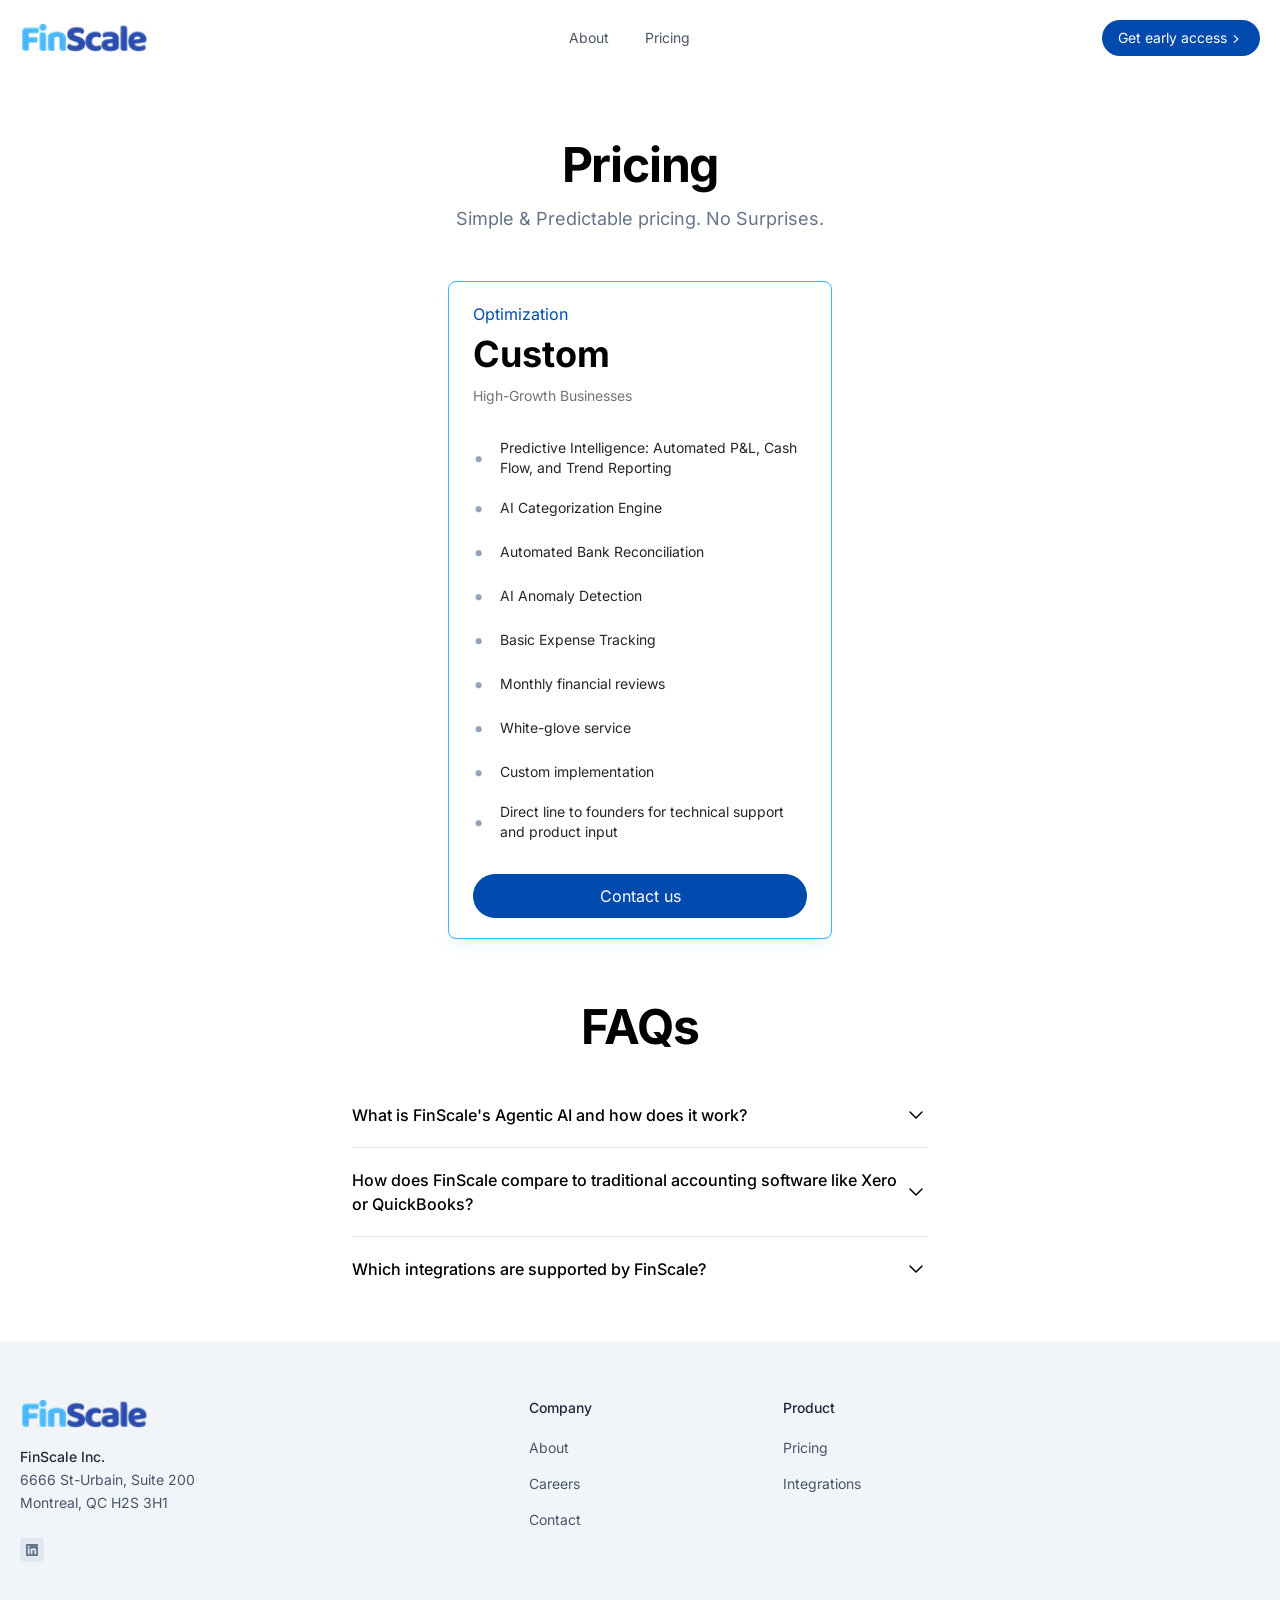
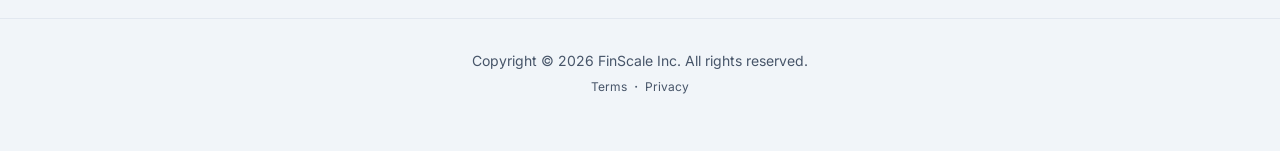
<file: pricing/index.html>
<!DOCTYPE html><html lang="en"> <head><meta charset="UTF-8"><meta name="viewport" content="width=device-width"><link rel="icon" type="image/svg+xml" href="/favicon.ico"><meta name="generator" content="Astro v5.18.1"><title>Pricing | FinScale</title><link rel="canonical" href="https://finscale.ai/pricing/"><meta name="description" content="FinScale - Smarter Books. Faster Descisions"><meta name="robots" content="index, follow"><meta property="og:title" content="FinScale - Smarter Books. Faster Descisions"><meta property="og:type" content="website"><meta property="og:image" content="https://finscale.ai/opengraph.jpg"><meta property="og:url" content="https://finscale.ai/pricing/"><meta property="og:image:url" content="https://finscale.ai/opengraph.jpg"><meta property="og:image:alt" content="Astroship Homepage Screenshot"><meta name="twitter:card" content="summary_large_image"><meta name="twitter:site" content="@web3templates"><meta name="twitter:creator" content="@surjithctly"><!-- Google Analytics 4 --><script async src="https://www.googletagmanager.com/gtag/js?id=G-W664R9090F"></script><script>
      window.dataLayer = window.dataLayer || [];
      function gtag() {
        dataLayer.push(arguments);
      }
      gtag("js", new Date());
      gtag("config", "G-W664R9090F");
    </script><!-- Enable this if you want to use Astro ViewTransitions  --><meta name="astro-view-transitions-enabled" content="true"><meta name="astro-view-transitions-fallback" content="animate"><script type="module" src="/_astro/ClientRouter.astro_astro_type_script_index_0_lang.CDGfc0hd.js"></script><link rel="stylesheet" href="/_astro/about.DvIa8Y_E.css">
<style>.astro-route-announcer{position:absolute;left:0;top:0;clip:rect(0 0 0 0);clip-path:inset(50%);overflow:hidden;white-space:nowrap;width:1px;height:1px}.astronav-sticky-header[data-astro-cid-itfz4qi6]{transition:all .3s ease;-webkit-transition:all .3s ease;will-change:transform}@keyframes astroFadeInOut{0%{opacity:1}to{opacity:0}}@keyframes astroFadeIn{0%{opacity:0;mix-blend-mode:plus-lighter}to{opacity:1;mix-blend-mode:plus-lighter}}@keyframes astroFadeOut{0%{opacity:1;mix-blend-mode:plus-lighter}to{opacity:0;mix-blend-mode:plus-lighter}}@keyframes astroSlideFromRight{0%{transform:translate(100%)}}@keyframes astroSlideFromLeft{0%{transform:translate(-100%)}}@keyframes astroSlideToRight{to{transform:translate(100%)}}@keyframes astroSlideToLeft{to{transform:translate(-100%)}}@media (prefers-reduced-motion){::view-transition-group(*),::view-transition-old(*),::view-transition-new(*){animation:none!important}[data-astro-transition-scope]{animation:none!important}}@font-face{font-family:Inter Variable;font-style:normal;font-display:swap;font-weight:100 900;src:url(/_astro/inter-cyrillic-ext-wght-normal.BOeWTOD4.woff2) format("woff2-variations");unicode-range:U+0460-052F,U+1C80-1C8A,U+20B4,U+2DE0-2DFF,U+A640-A69F,U+FE2E-FE2F}@font-face{font-family:Inter Variable;font-style:normal;font-display:swap;font-weight:100 900;src:url(/_astro/inter-cyrillic-wght-normal.DqGufNeO.woff2) format("woff2-variations");unicode-range:U+0301,U+0400-045F,U+0490-0491,U+04B0-04B1,U+2116}@font-face{font-family:Inter Variable;font-style:normal;font-display:swap;font-weight:100 900;src:url(/_astro/inter-greek-ext-wght-normal.DlzME5K_.woff2) format("woff2-variations");unicode-range:U+1F00-1FFF}@font-face{font-family:Inter Variable;font-style:normal;font-display:swap;font-weight:100 900;src:url(/_astro/inter-greek-wght-normal.CkhJZR-_.woff2) format("woff2-variations");unicode-range:U+0370-0377,U+037A-037F,U+0384-038A,U+038C,U+038E-03A1,U+03A3-03FF}@font-face{font-family:Inter Variable;font-style:normal;font-display:swap;font-weight:100 900;src:url(/_astro/inter-vietnamese-wght-normal.CBcvBZtf.woff2) format("woff2-variations");unicode-range:U+0102-0103,U+0110-0111,U+0128-0129,U+0168-0169,U+01A0-01A1,U+01AF-01B0,U+0300-0301,U+0303-0304,U+0308-0309,U+0323,U+0329,U+1EA0-1EF9,U+20AB}@font-face{font-family:Inter Variable;font-style:normal;font-display:swap;font-weight:100 900;src:url(/_astro/inter-latin-ext-wght-normal.DO1Apj_S.woff2) format("woff2-variations");unicode-range:U+0100-02BA,U+02BD-02C5,U+02C7-02CC,U+02CE-02D7,U+02DD-02FF,U+0304,U+0308,U+0329,U+1D00-1DBF,U+1E00-1E9F,U+1EF2-1EFF,U+2020,U+20A0-20AB,U+20AD-20C0,U+2113,U+2C60-2C7F,U+A720-A7FF}@font-face{font-family:Inter Variable;font-style:normal;font-display:swap;font-weight:100 900;src:url(/_astro/inter-latin-wght-normal.Dx4kXJAl.woff2) format("woff2-variations");unicode-range:U+0000-00FF,U+0131,U+0152-0153,U+02BB-02BC,U+02C6,U+02DA,U+02DC,U+0304,U+0308,U+0329,U+2000-206F,U+20AC,U+2122,U+2191,U+2193,U+2212,U+2215,U+FEFF,U+FFFD}img{content-visibility:auto}details>summary.list-none::-webkit-details-marker,details>summary.list-none::marker{display:none}
</style><style>[data-astro-transition-scope="astro-o7bz76pi-1"] { view-transition-name: astro-o7bz76pi-1; }@layer astro { ::view-transition-old(astro-o7bz76pi-1) { animation: none; opacity: 0; mix-blend-mode: normal; }::view-transition-new(astro-o7bz76pi-1) { animation: none; mix-blend-mode: normal; }::view-transition-group(astro-o7bz76pi-1) { animation: none } }[data-astro-transition-fallback="old"] [data-astro-transition-scope="astro-o7bz76pi-1"],
			[data-astro-transition-fallback="old"][data-astro-transition-scope="astro-o7bz76pi-1"] { animation: none; mix-blend-mode: normal; }[data-astro-transition-fallback="new"] [data-astro-transition-scope="astro-o7bz76pi-1"],
			[data-astro-transition-fallback="new"][data-astro-transition-scope="astro-o7bz76pi-1"] { animation: none; mix-blend-mode: normal; }</style></head> <body> <header class="astronav-sticky-header sticky top-0 border-b z-20 transition-all py-5 border-transparent" data-astro-cid-itfz4qi6>  <div class="max-w-screen-xl mx-auto px-5">  <div class="flex flex-col lg:flex-row justify-between items-center relative z-10" data-astro-transition-scope="astro-o7bz76pi-1"> <!-- <Astronav>
          <div class="flex w-full lg:w-auto items-center justify-between">
            <a
              href="/"
              class="text-lg flex items-center transition focus-visible:ring-2 focus-visible:ring-offset-2 focus-visible:ring-indigo-500 focus-visible:outline-none focus-visible:shadow-outline-indigo rounded-full px-2 -ml-2"
              ><span class="font-bold text-indigo-600">Fin</span><span
                class="text-slate-600">Scale</span
              >
              <span
                class="uppercase mt-0.5 leading-none text-[10px] ml-1 font-bold bg-gray-200 text-slate-700 px-2 py-1 rounded-md"
                >AI</span
              >
            </a>
            <div class="block lg:hidden">
              <MenuIcon class="w-4 h-4 text-gray-800" />
            </div>
          </div> -->  <div class="flex w-full lg:w-auto items-center justify-between"> <a href="/" class="flex items-center transition focus-visible:ring-2 focus-visible:ring-offset-2 focus-visible:ring-indigo-500 focus-visible:outline-none focus-visible:shadow-outline-indigo rounded-full px-2 -ml-2"> <picture> <source srcset="/_astro/fs-logo-new_960.BbjI-kse_ZjPi49.avif 120w, /_astro/fs-logo-new_960.BbjI-kse_1WxCNd.avif 160w" type="image/avif" sizes="120px"><source srcset="/_astro/fs-logo-new_960.BbjI-kse_2V7ix.webp 120w, /_astro/fs-logo-new_960.BbjI-kse_2kk3aT.webp 160w" type="image/webp" sizes="120px">  <img src="/_astro/fs-logo-new_960.BbjI-kse_1dvawI.png" srcset="/_astro/fs-logo-new_960.BbjI-kse_Z1rCBlq.png 120w, /_astro/fs-logo-new_960.BbjI-kse_OKjvV.png 160w" alt="FinScale Logo" sizes="120px" loading="lazy" decoding="async" fetchpriority="auto" width="960" height="237" class="h-8 w-auto"> </picture> </a> <div class="block lg:hidden"> <button id="astronav-menu" aria-label="Toggle Menu">  <svg fill="currentColor" class="w-4 h-4 text-gray-800" width="24" height="24" viewBox="0 0 24 24" xmlns="http://www.w3.org/2000/svg"> <title>Toggle Menu</title> <path class="astronav-close-icon astronav-toggle hidden" fill-rule="evenodd" clip-rule="evenodd" d="M18.278 16.864a1 1 0 01-1.414 1.414l-4.829-4.828-4.828 4.828a1 1 0 01-1.414-1.414l4.828-4.829-4.828-4.828a1 1 0 011.414-1.414l4.829 4.828 4.828-4.828a1 1 0 111.414 1.414l-4.828 4.829 4.828 4.828z"></path> <path class="astronav-open-icon astronav-toggle" fill-rule="evenodd" d="M4 5h16a1 1 0 010 2H4a1 1 0 110-2zm0 6h16a1 1 0 010 2H4a1 1 0 010-2zm0 6h16a1 1 0 010 2H4a1 1 0 010-2z"></path> </svg>  </button> </div> </div> <nav class="astronav-items astronav-toggle hidden w-full lg:w-auto mt-2 lg:flex lg:mt-0">  <ul class="flex flex-col lg:flex-row lg:gap-3"> <li> <a href="/about" class="flex lg:px-3 py-2 text-sm text-gray-600 hover:text-indigo-600 focus-visible:ring-2 focus-visible:ring-offset-2 transition focus-visible:ring-indigo-500 focus-visible:outline-none focus-visible:shadow-outline-indigo rounded-full"> About </a> </li><li> <a href="/pricing" class="flex lg:px-3 py-2 text-sm text-gray-600 hover:text-indigo-600 focus-visible:ring-2 focus-visible:ring-offset-2 transition focus-visible:ring-indigo-500 focus-visible:outline-none focus-visible:shadow-outline-indigo rounded-full"> Pricing </a> </li> </ul> <div class="lg:hidden flex items-center mt-3 gap-4"> <!-- <Link href="#" style="muted" block size="md">Log in</Link> --> <a href="/demo" class="rounded-full text-center transition focus-visible:ring-2 focus-visible:ring-offset-2 focus-visible:ring-indigo-500 focus-visible:outline-none focus-visible:shadow-outline-indigo w-full px-5 py-2 bg-[#004aad] text-white hover:bg-[#38b6ff]">Get early access </a> </div>  </nav>  <script>(function(){const closeOnClick = false;

["DOMContentLoaded", "astro:after-swap"].forEach((event) => {
  document.addEventListener(event, addListeners);
});

// Function to clone and replace elements
function cloneAndReplace(element) {
  const clone = element.cloneNode(true);
  element.parentNode.replaceChild(clone, element);
}

function addListeners() {
  // Clean up existing listeners
  const oldMenuButton = document.getElementById("astronav-menu");
  if (oldMenuButton) {
    cloneAndReplace(oldMenuButton);
  }

  const oldDropdownMenus = document.querySelectorAll(".astronav-dropdown");
  oldDropdownMenus.forEach((menu) => {
    cloneAndReplace(menu);
  });

  // Mobile nav toggle
  const menuButton = document.getElementById("astronav-menu");
  menuButton && menuButton.addEventListener("click", toggleMobileNav);

  // Dropdown menus
  const dropdownMenus = document.querySelectorAll(".astronav-dropdown");
  dropdownMenus.forEach((menu) => {
    const button = menu.querySelector("button");
    button &&
      button.addEventListener("click", (event) =>
        toggleDropdownMenu(event, menu, dropdownMenus)
      );

    // Handle Submenu Dropdowns
    const dropDownSubmenus = menu.querySelectorAll(
      ".astronav-dropdown-submenu"
    );

    dropDownSubmenus.forEach((submenu) => {
      const submenuButton = submenu.querySelector("button");
      submenuButton &&
        submenuButton.addEventListener("click", (event) => {
          event.stopImmediatePropagation();
          toggleSubmenuDropdown(event, submenu);
        });
    });
  });

  // Clicking away from dropdown will remove the dropdown class
  document.addEventListener("click", closeAllDropdowns);

  if (closeOnClick) {
    handleCloseOnClick();
  }
}

function toggleMobileNav() {
  [...document.querySelectorAll(".astronav-toggle")].forEach((el) => {
    el.classList.toggle("hidden");
  });
}

function toggleDropdownMenu(event, menu, dropdownMenus) {
  toggleMenu(menu);

  // Close one dropdown when selecting another
  Array.from(dropdownMenus)
    .filter((el) => el !== menu && !menu.contains(el))
    .forEach(closeMenu);

  event.stopPropagation();
}

function toggleSubmenuDropdown(event, submenu) {
  event.stopPropagation();
  toggleMenu(submenu);

  // Close sibling submenus at the same nesting level
  const siblingSubmenus = submenu
    .closest(".astronav-dropdown")
    .querySelectorAll(".astronav-dropdown-submenu");
  Array.from(siblingSubmenus)
    .filter((el) => el !== submenu && !submenu.contains(el))
    .forEach(closeMenu);
}

function closeAllDropdowns(event) {
  const dropdownMenus = document.querySelectorAll(".dropdown-toggle");
  const dropdownParent = document.querySelectorAll(
    ".astronav-dropdown, .astronav-dropdown-submenu"
  );
  const isButtonInsideDropdown = [
    ...document.querySelectorAll(
      `.astronav-dropdown button, .astronav-dropdown label, .astronav-dropdown input,
	  .astronav-dropdown-submenu button, .astronav-dropdown-submenu label, .astronav-dropdown-submenu input,
	  #astronav-menu`
    ),
  ].some((button) => button.contains(event.target));
  if (!isButtonInsideDropdown) {
    dropdownMenus.forEach((d) => {
      // console.log("I ran", d);
      // if (!d.contains(event.target)) {
      d.classList.remove("open");
      d.removeAttribute("open");
      d.classList.add("hidden");
      // }
    });
    dropdownParent.forEach((d) => {
      d.classList.remove("open");
      d.removeAttribute("open");
      d.setAttribute("aria-expanded", "false");
    });
  }
}

function toggleMenu(menu) {
  menu.classList.toggle("open");
  const expanded = menu.getAttribute("aria-expanded") === "true";
  menu.setAttribute("aria-expanded", expanded ? "false" : "true");
  menu.hasAttribute("open")
    ? menu.removeAttribute("open")
    : menu.setAttribute("open", "");

  const dropdownToggle = menu.querySelector(".dropdown-toggle");
  const dropdownExpanded = dropdownToggle.getAttribute("aria-expanded");
  dropdownToggle.classList.toggle("hidden");
  dropdownToggle.setAttribute(
    "aria-expanded",
    dropdownExpanded === "true" ? "false" : "true"
  );
}

function closeMenu(menu) {
  // console.log("closing", menu);
  menu.classList.remove("open");
  menu.removeAttribute("open");
  menu.setAttribute("aria-expanded", "false");
  const dropdownToggles = menu.querySelectorAll(".dropdown-toggle");
  dropdownToggles.forEach((toggle) => {
    toggle.classList.add("hidden");
    toggle.setAttribute("aria-expanded", "false");
  });
}

function handleCloseOnClick() {
  const navMenuItems = document.querySelector(".astronav-items");
  const navToggle = document.getElementById("astronav-menu");
  const navLink = navMenuItems && navMenuItems.querySelectorAll("a");

  const MenuIcons = navToggle.querySelectorAll(".astronav-toggle");

  navLink &&
    navLink.forEach((item) => {
      item.addEventListener("click", () => {
        navMenuItems?.classList.add("hidden");
        MenuIcons.forEach((el) => {
          el.classList.toggle("hidden");
        });
      });
    });
}
})();</script> <div> <div class="hidden lg:flex items-center gap-4"> <!-- <a
              href="#"
              class="text-sm px-2 py-1 transition focus-visible:ring-2 focus-visible:ring-offset-2 focus-visible:ring-indigo-500 focus-visible:outline-none focus-visible:shadow-outline-indigo rounded-full"
              >Log in</a
            > --> <a href="/demo" class="rounded-full text-center transition focus-visible:ring-2 focus-visible:ring-offset-2 focus-visible:ring-indigo-500 focus-visible:outline-none focus-visible:shadow-outline-indigo px-4 py-2 text-sm bg-[#004aad] text-white hover:bg-[#38b6ff] inline-flex items-center group gap-px"> <span>Get early access</span> <svg xmlns="http://www.w3.org/2000/svg" viewBox="0 0 20 20" fill="currentColor" class="w-4 h-4 mt-px group-hover:translate-x-1 transition-transform"> <path fill-rule="evenodd" d="M7.21 14.77a.75.75 0 01.02-1.06L11.168 10 7.23 6.29a.75.75 0 111.04-1.08l4.5 4.25a.75.75 0 010 1.08l-4.5 4.25a.75.75 0 01-1.06-.02z" clip-rule="evenodd"></path> </svg>  </a> </div> </div> </div>  </div>  </header> <script data-astro-rerun>(function(){const scrollY = 130;
const defaultClass = "py-5 border-transparent";
const activeClass = "py-2 bg-white/80 border-gray-200 backdrop-blur-lg";

  // @ts-nocheck
  let lastKnownScrollPosition = 0;
  let ticking = false;

  const header = document.querySelector(".astronav-sticky-header");

  // Define two different scroll positions
  const addScrollY = Math.max(scrollY, 50); // Scroll position to add active class
  const removeScrollY = Math.max(scrollY - 50, 10); // Scroll position to remove active class

  function updateAnimation(scrollPos) {
    if (scrollPos > addScrollY) {
      header.classList.remove(...defaultClass.split(" "));
      header.classList.add("is-active", ...activeClass.split(" "));
      header.setAttribute("active", "");
    } else if (scrollPos < removeScrollY) {
      header.classList.remove("is-active", ...activeClass.split(" "));
      header.classList.add(...defaultClass.split(" "));
      header.removeAttribute("active");
    }
  }

  window.addEventListener("scroll", function () {
    lastKnownScrollPosition = window.scrollY;
    if (!ticking) {
      window.requestAnimationFrame(function () {
        updateAnimation(lastKnownScrollPosition);
        ticking = false;
      });

      ticking = true;
    }
  });
})();</script>  <!--
<script>
  // @ts-nocheck
  let lastKnownScrollPosition = 0;
  let ticking = false;
  const header = document.querySelector(".astronav-sticky-header");
  const animDiv = header.querySelector(".padding-anim");
  const defaultClass = "py-[20px] border-transparent";
  const activeClass = "py-[8px] bg-white border-gray-200";

  // Define two different scroll positions
  const addScrollY = 100;   // Scroll position to add active class
  const removeScrollY = 50; // Scroll position to remove active class

  function updateAnimation(scrollPos) {
    if (scrollPos > addScrollY) {
      animDiv.classList.remove(...defaultClass.split(" "));
      animDiv.classList.add("is-active", ...activeClass.split(" "));
      animDiv.setAttribute("active", "");
    } else if (scrollPos < removeScrollY) {
      animDiv.classList.remove("is-active", ...activeClass.split(" "));
      animDiv.classList.add(...defaultClass.split(" "));
      animDiv.removeAttribute("active");
    }
  }

  window.addEventListener("scroll", function () {
    lastKnownScrollPosition = window.scrollY;

    if (!ticking) {
      window.requestAnimationFrame(function () {
        updateAnimation(lastKnownScrollPosition);
        ticking = false;
      });

      ticking = true;
    }
  });
</script> -->  <div class="max-w-screen-xl mx-auto px-5">  <div class="mt-16 text-center">  <h1 class="text-4xl lg:text-5xl font-bold lg:tracking-tight"> Pricing </h1> <p class="text-lg mt-4 text-slate-500 mx-auto max-w-xl"> 
Simple & Predictable pricing. No Surprises.
 </p> </div> <div class="flex justify-center mx-auto max-w-3xl mt-12 items-stretch"> <div class="h-full max-w-sm mx-auto"> <div class="flex flex-col w-full h-full order-first lg:order-none border py-5 px-6 relative rounded-lg justify-between   border-fslight shadow-lg shadow-fslight/10">  <div> <h3 class="text-fsdark"> Optimization </h3><p class="mt-2 text-black"> <span class="font-bold text-2xl  md:text-4xl"> Custom</span> </p> <p class="mt-3 text-sm text-neutral-500">High-Growth Businesses</p> <ul class="grid mt-8 text-left gap-y-4"> <li class="flex items-center gap-3 text-neutral-800"> <span class="text-xl text-slate-400 mr-1 flex-shrink-0" style="font-weight: normal;">
•
</span> <span class="text-sm">Predictive Intelligence: Automated P&amp;L, Cash Flow, and Trend Reporting</span> </li><li class="flex items-center gap-3 text-neutral-800"> <span class="text-xl text-slate-400 mr-1 flex-shrink-0" style="font-weight: normal;">
•
</span> <span class="text-sm">AI Categorization Engine</span> </li><li class="flex items-center gap-3 text-neutral-800"> <span class="text-xl text-slate-400 mr-1 flex-shrink-0" style="font-weight: normal;">
•
</span> <span class="text-sm">Automated Bank Reconciliation</span> </li><li class="flex items-center gap-3 text-neutral-800"> <span class="text-xl text-slate-400 mr-1 flex-shrink-0" style="font-weight: normal;">
•
</span> <span class="text-sm">AI Anomaly Detection</span> </li><li class="flex items-center gap-3 text-neutral-800"> <span class="text-xl text-slate-400 mr-1 flex-shrink-0" style="font-weight: normal;">
•
</span> <span class="text-sm">Basic Expense Tracking</span> </li><li class="flex items-center gap-3 text-neutral-800"> <span class="text-xl text-slate-400 mr-1 flex-shrink-0" style="font-weight: normal;">
•
</span> <span class="text-sm">Monthly financial reviews</span> </li><li class="flex items-center gap-3 text-neutral-800"> <span class="text-xl text-slate-400 mr-1 flex-shrink-0" style="font-weight: normal;">
•
</span> <span class="text-sm">White-glove service</span> </li><li class="flex items-center gap-3 text-neutral-800"> <span class="text-xl text-slate-400 mr-1 flex-shrink-0" style="font-weight: normal;">
•
</span> <span class="text-sm">Custom implementation</span> </li><li class="flex items-center gap-3 text-neutral-800"> <span class="text-xl text-slate-400 mr-1 flex-shrink-0" style="font-weight: normal;">
•
</span> <span class="text-sm">Direct line to founders for technical support and product input</span> </li> </ul> </div> <div class="flex mt-8"> <a href="/contact" class="rounded-full text-center transition focus-visible:ring-2 focus-visible:ring-offset-2 focus-visible:ring-indigo-500 focus-visible:outline-none focus-visible:shadow-outline-indigo w-full px-7 py-2.5 bg-[#004aad] text-white hover:bg-[#38b6ff]">Contact us </a> </div> </div> </div> </div>  <div class="max-w-screen-xl mx-auto px-5">  <div class="mt-16 text-center">  <h1 class="text-4xl lg:text-5xl font-bold lg:tracking-tight"> FAQs </h1> <p class="text-lg mt-4 text-slate-500 mx-auto max-w-xl">  </p> </div> <div class="grid divide-y divide-neutral-200 max-w-xl mx-auto mt-8"> <div class="py-5"> <details class="group"> <summary class="flex justify-between items-center font-medium cursor-pointer list-none"> <span> What is FinScale&#39;s Agentic AI and how does it work?</span> <span class="transition group-open:rotate-180"> <svg fill="none" height="24" shape-rendering="geometricPrecision" stroke="currentColor" stroke-linecap="round" stroke-linejoin="round" stroke-width="1.5" viewBox="0 0 24 24" width="24"><path d="M6 9l6 6 6-6"></path> </svg> </span> </summary> <p class="text-neutral-600 mt-3 opacity-0 -translate-y-3 group-open:translate-y-0 group-open:opacity-100 group-open:transition-all"> FinScale uses Agentic AI a highly autonomous system to manage and automate complex financial tasks. It constantly categorizes transactions, reconciles accounts, tracks spending in real-time, and flags anomalies, delivering accurate books without manual effort. </p> </details> </div><div class="py-5"> <details class="group"> <summary class="flex justify-between items-center font-medium cursor-pointer list-none"> <span> How does FinScale compare to traditional accounting software like Xero or QuickBooks?</span> <span class="transition group-open:rotate-180"> <svg fill="none" height="24" shape-rendering="geometricPrecision" stroke="currentColor" stroke-linecap="round" stroke-linejoin="round" stroke-width="1.5" viewBox="0 0 24 24" width="24"><path d="M6 9l6 6 6-6"></path> </svg> </span> </summary> <p class="text-neutral-600 mt-3 opacity-0 -translate-y-3 group-open:translate-y-0 group-open:opacity-100 group-open:transition-all"> FinScale automates bookkeeping end-to-end, keeping your books accurate, up-to-date, and audit-ready so you can focus on growing your business, not managing transactions. </p> </details> </div><div class="py-5"> <details class="group"> <summary class="flex justify-between items-center font-medium cursor-pointer list-none"> <span> Which integrations are supported by FinScale?</span> <span class="transition group-open:rotate-180"> <svg fill="none" height="24" shape-rendering="geometricPrecision" stroke="currentColor" stroke-linecap="round" stroke-linejoin="round" stroke-width="1.5" viewBox="0 0 24 24" width="24"><path d="M6 9l6 6 6-6"></path> </svg> </span> </summary> <p class="text-neutral-600 mt-3 opacity-0 -translate-y-3 group-open:translate-y-0 group-open:opacity-100 group-open:transition-all"> We offer unlimited integrations with all major platforms crucial for SMBs, including accounting software like QuickBooks and Xero, and financial platforms like Stripe and Plaid. </p> </details> </div> </div>  </div>  </div>  <footer class="py-14 bg-slate-100 border-t border-slate-100 mt-10"> <div class="max-w-screen-xl mx-auto px-5">  <div class="grid sm:grid-cols-2 md:grid-cols-3 lg:grid-cols-5 gap-8"> <div class="sm:col-span-2 md:col-span-3 lg:col-span-2"> <a href="/" class="flex items-center"> <picture> <source srcset="/_astro/fs-logo-new_960.BbjI-kse_ZjPi49.avif 120w, /_astro/fs-logo-new_960.BbjI-kse_1WxCNd.avif 160w" type="image/avif" sizes="120px"><source srcset="/_astro/fs-logo-new_960.BbjI-kse_2V7ix.webp 120w, /_astro/fs-logo-new_960.BbjI-kse_2kk3aT.webp 160w" type="image/webp" sizes="120px">  <img src="/_astro/fs-logo-new_960.BbjI-kse_1dvawI.png" srcset="/_astro/fs-logo-new_960.BbjI-kse_Z1rCBlq.png 120w, /_astro/fs-logo-new_960.BbjI-kse_OKjvV.png 160w" alt="FinScale Logo" sizes="120px" loading="lazy" decoding="async" fetchpriority="auto" width="960" height="237" class="h-8 w-auto"> </picture> </a> <div class="mt-4 text-sm text-slate-600 leading-relaxed"> <p class="font-medium text-slate-800">FinScale Inc.</p> <p>6666 St-Urbain, Suite 200</p> <p>Montreal, QC H2S 3H1</p> </div> <div class="flex gap-3 mt-6 items-center"> <a href="https://ca.linkedin.com/company/finscale-ai" target="_blank" rel="noopener noreferrer" class="bg-slate-200 hover:bg-slate-300 rounded w-6 h-6 inline-flex items-center justify-center text-slate-500 transition-colors"> <svg width="1em" height="1em" class="w-4 h-4" data-icon="bx:bxl-linkedin-square">   <symbol id="ai:bx:bxl-linkedin-square" viewBox="0 0 24 24"><path d="M20 3H4a1 1 0 0 0-1 1v16a1 1 0 0 0 1 1h16a1 1 0 0 0 1-1V4a1 1 0 0 0-1-1zM8.339 18.337H5.667v-8.59h2.672v8.59zM7.003 8.574a1.548 1.548 0 1 1 0-3.096a1.548 1.548 0 0 1 0 3.096zm11.335 9.763h-2.669V14.16c0-.996-.018-2.277-1.388-2.277c-1.39 0-1.601 1.086-1.601 2.207v4.248h-2.667v-8.59h2.56v1.174h.037c.355-.675 1.227-1.387 2.524-1.387c2.704 0 3.203 1.778 3.203 4.092v4.71z" fill="currentColor"/></symbol><use href="#ai:bx:bxl-linkedin-square"></use>  </svg><span class="sr-only">Linkedin</span></a> </div> </div> <div> <h3 class="font-medium text-sm text-slate-800">Company</h3> <div class="flex flex-col mt-3"> <a href="/about" class="py-2 text-sm text-slate-600 hover:text-indigo-600"> About </a><a href="/careers" class="py-2 text-sm text-slate-600 hover:text-indigo-600"> Careers </a><a href="/contact" class="py-2 text-sm text-slate-600 hover:text-indigo-600"> Contact </a> </div> </div> <div> <h3 class="font-medium text-sm text-slate-800">Product</h3> <div class="flex flex-col mt-3"> <a href="/pricing" class="py-2 text-sm text-slate-600 hover:text-indigo-600"> Pricing </a><a href="/#integrations" class="py-2 text-sm text-slate-600 hover:text-indigo-600"> Integrations </a> </div> </div> <!-- <div>
        <h3 class="font-medium text-sm text-slate-800">Resources</h3>
        <div class="flex flex-col mt-3">
          {
            footermenu.resources.map((item) => (
              <a
                href={item.path || "#"}
                class="py-2 text-sm text-slate-600 hover:text-indigo-600">
                {item.title}
              </a>
            ))
          }
        </div>
      </div> --> </div>  </div> <div class="mt-14 pt-8 px-5 border-t border-slate-200"> <div class="max-w-screen-xl mx-auto px-5">  <p class="text-center text-sm text-slate-600 [text-wrap:balance]">
Copyright © 2026 FinScale Inc. All rights reserved.
</p> <p class="text-center text-xs text-slate-600 mt-2"> <a href="/terms" class="hover:text-indigo-500"> Terms</a> ・ <a href="/privacy" class="hover:text-indigo-500">
Privacy</a> </p>  </div> </div> </footer> </body></html>
</file>
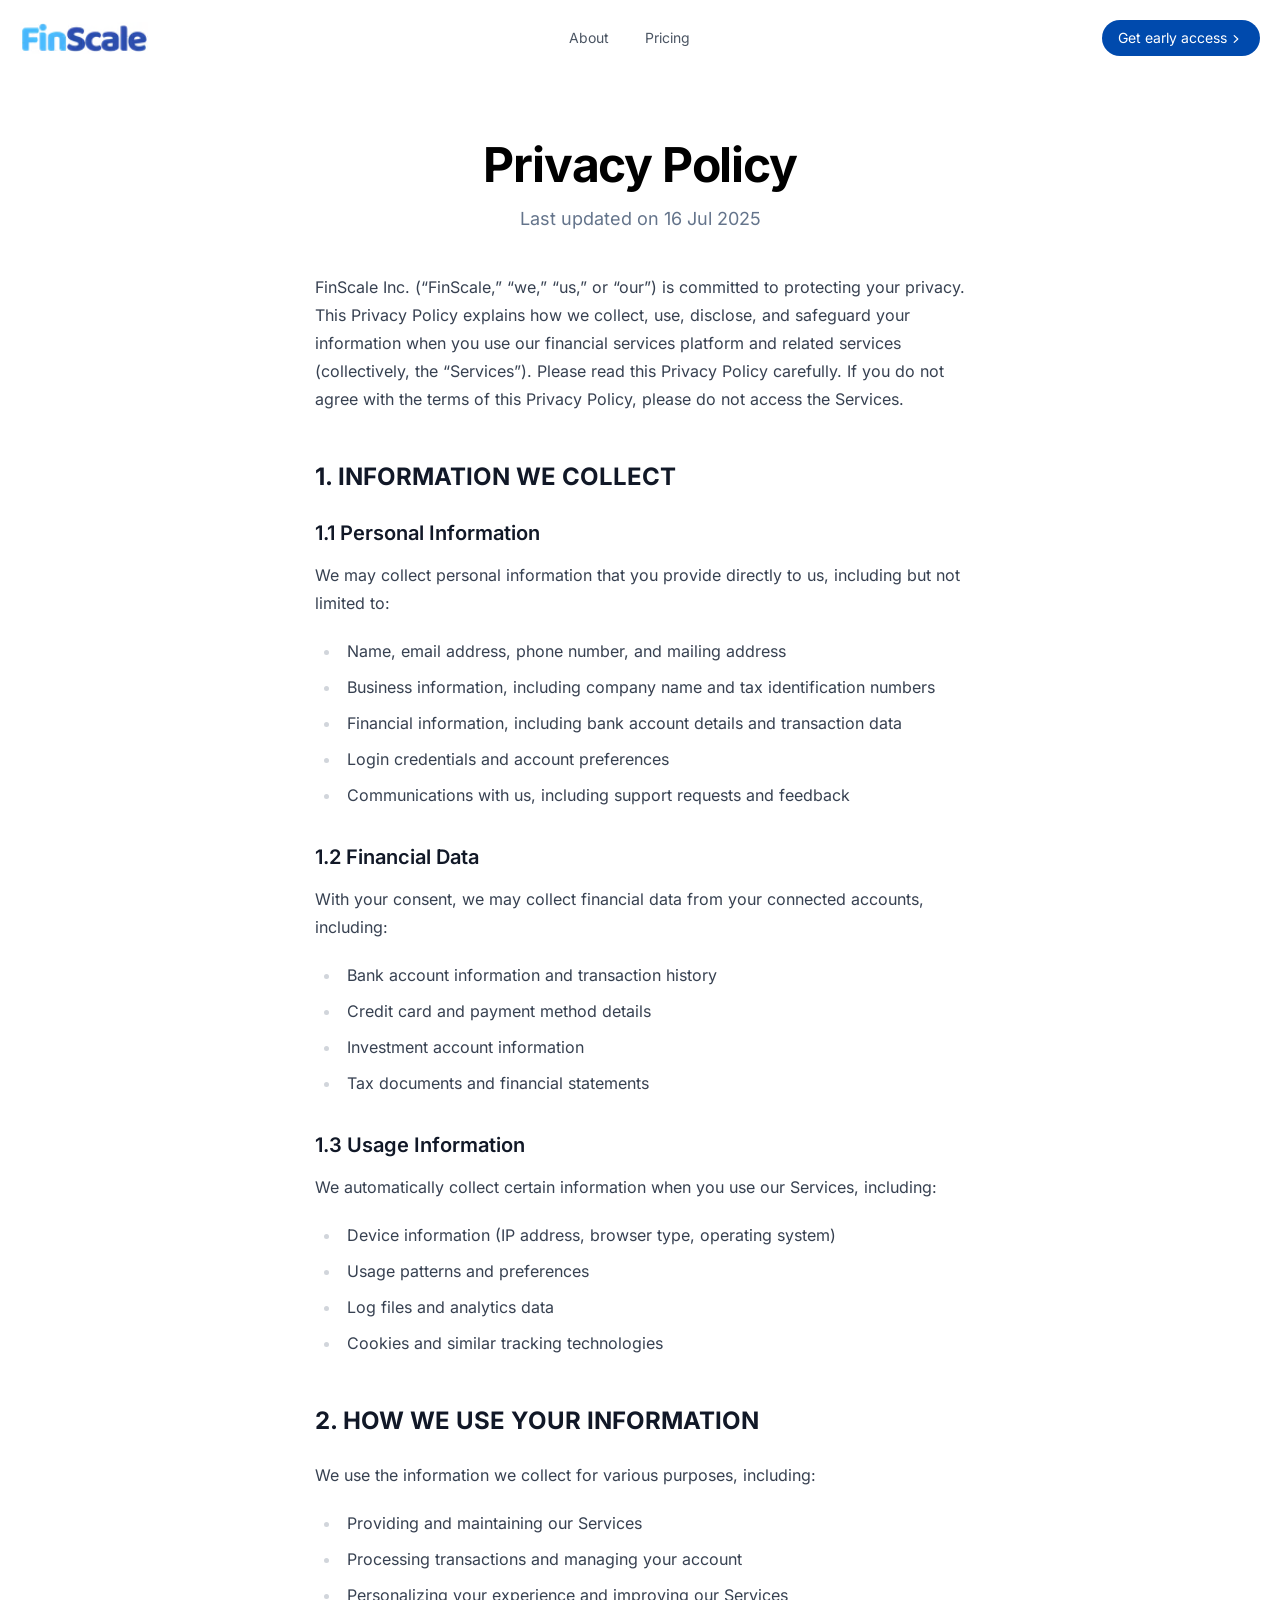
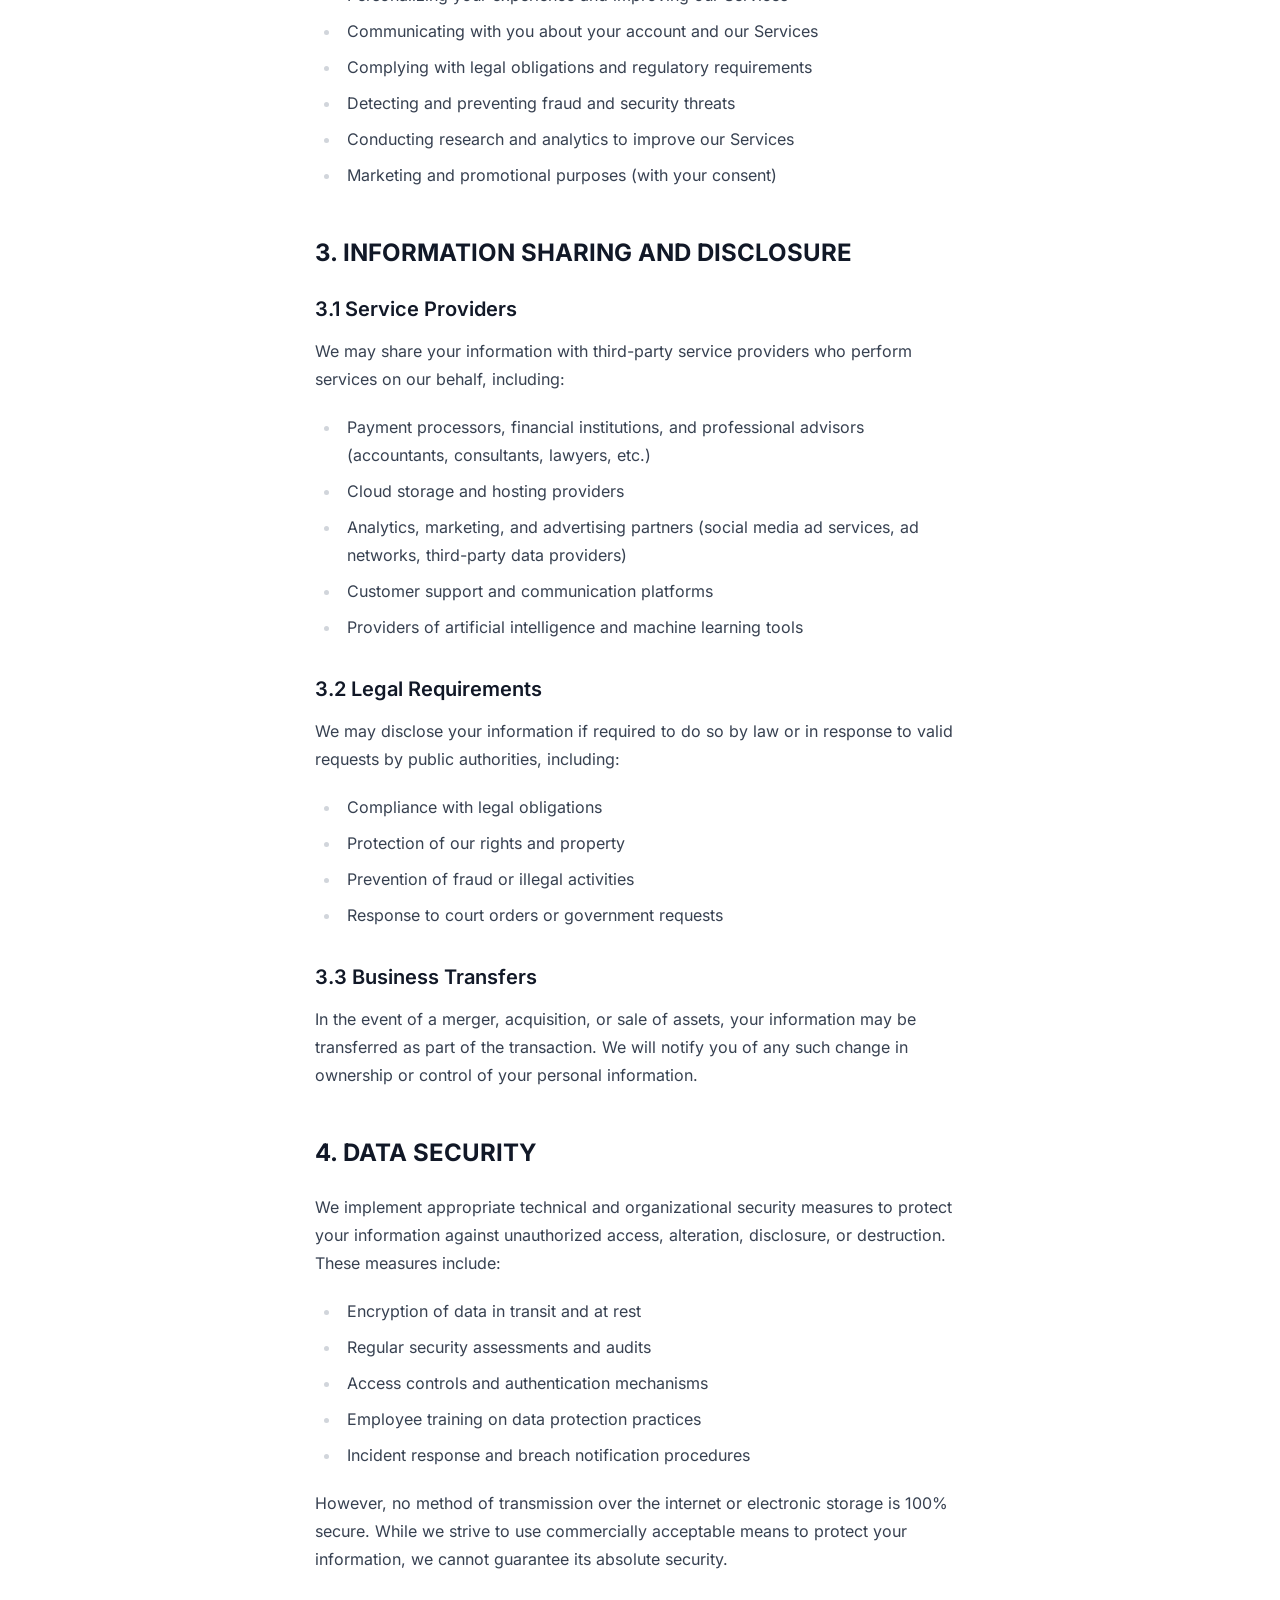
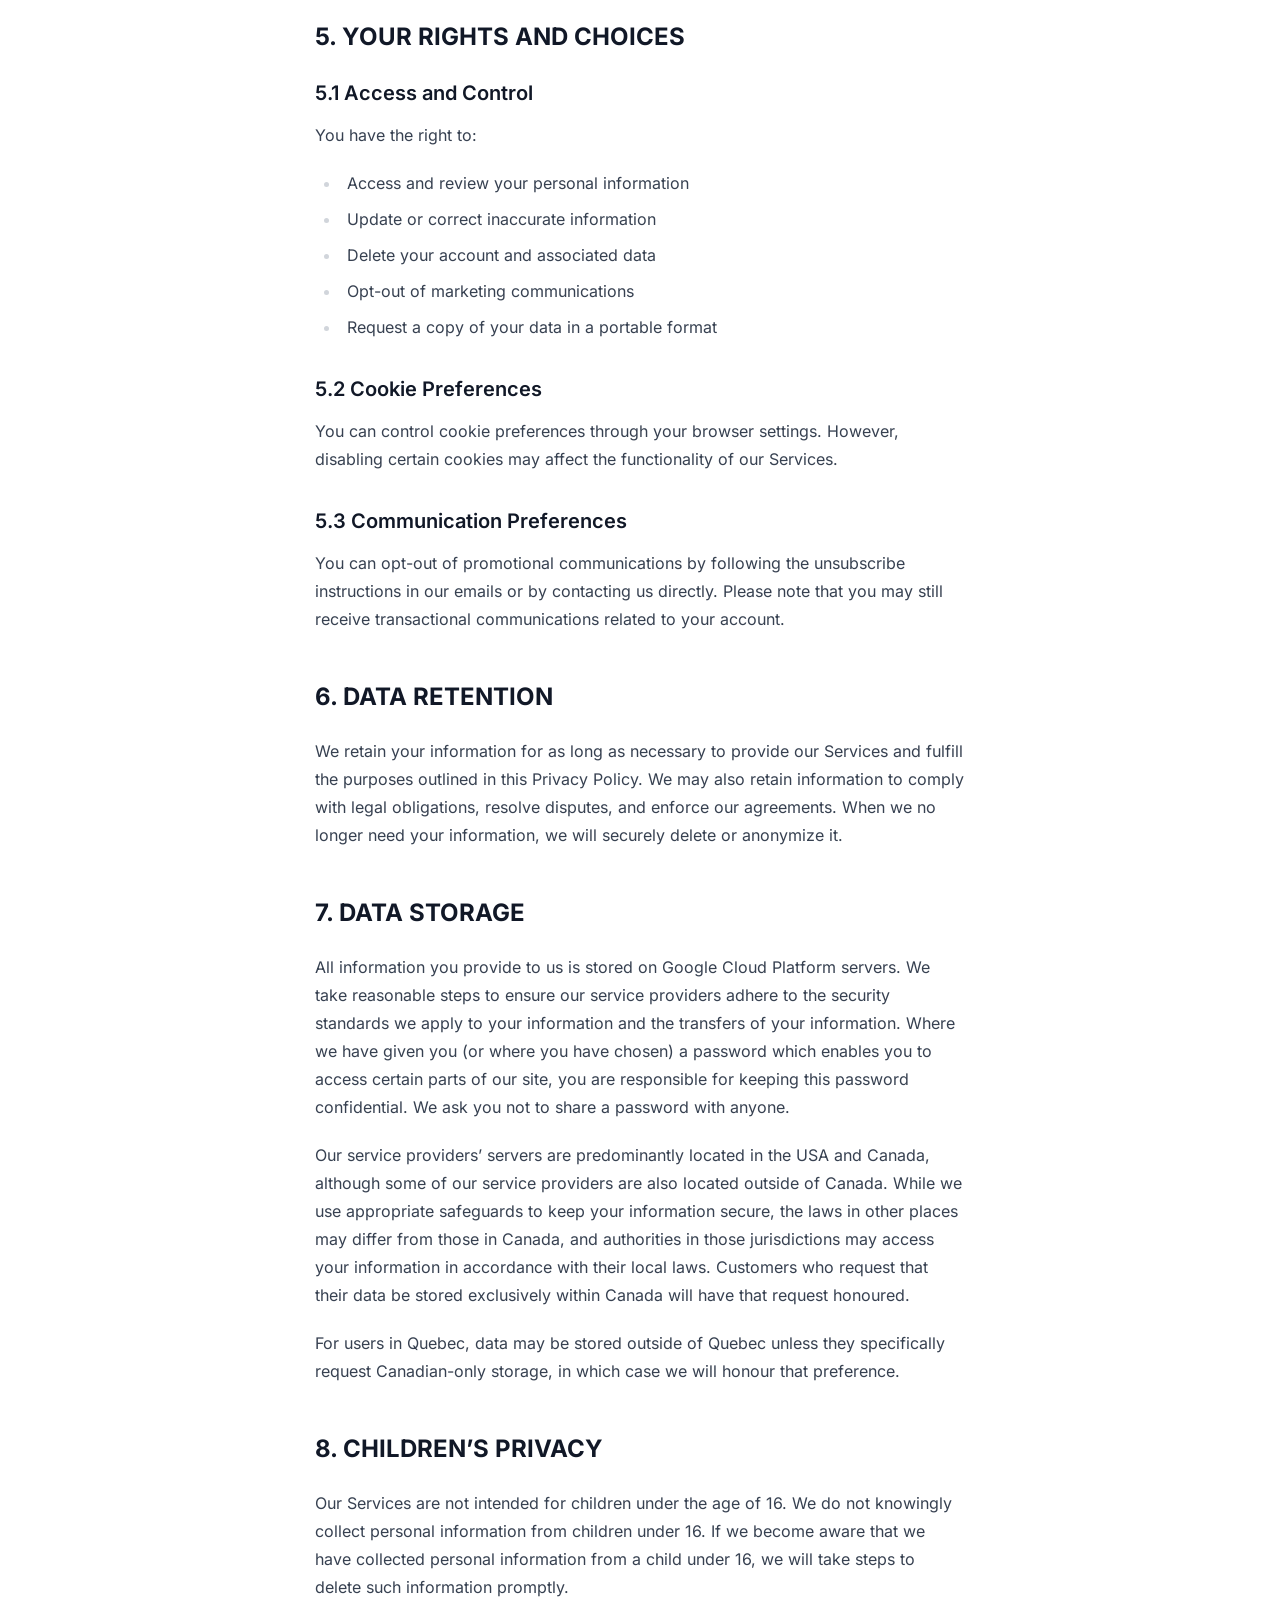
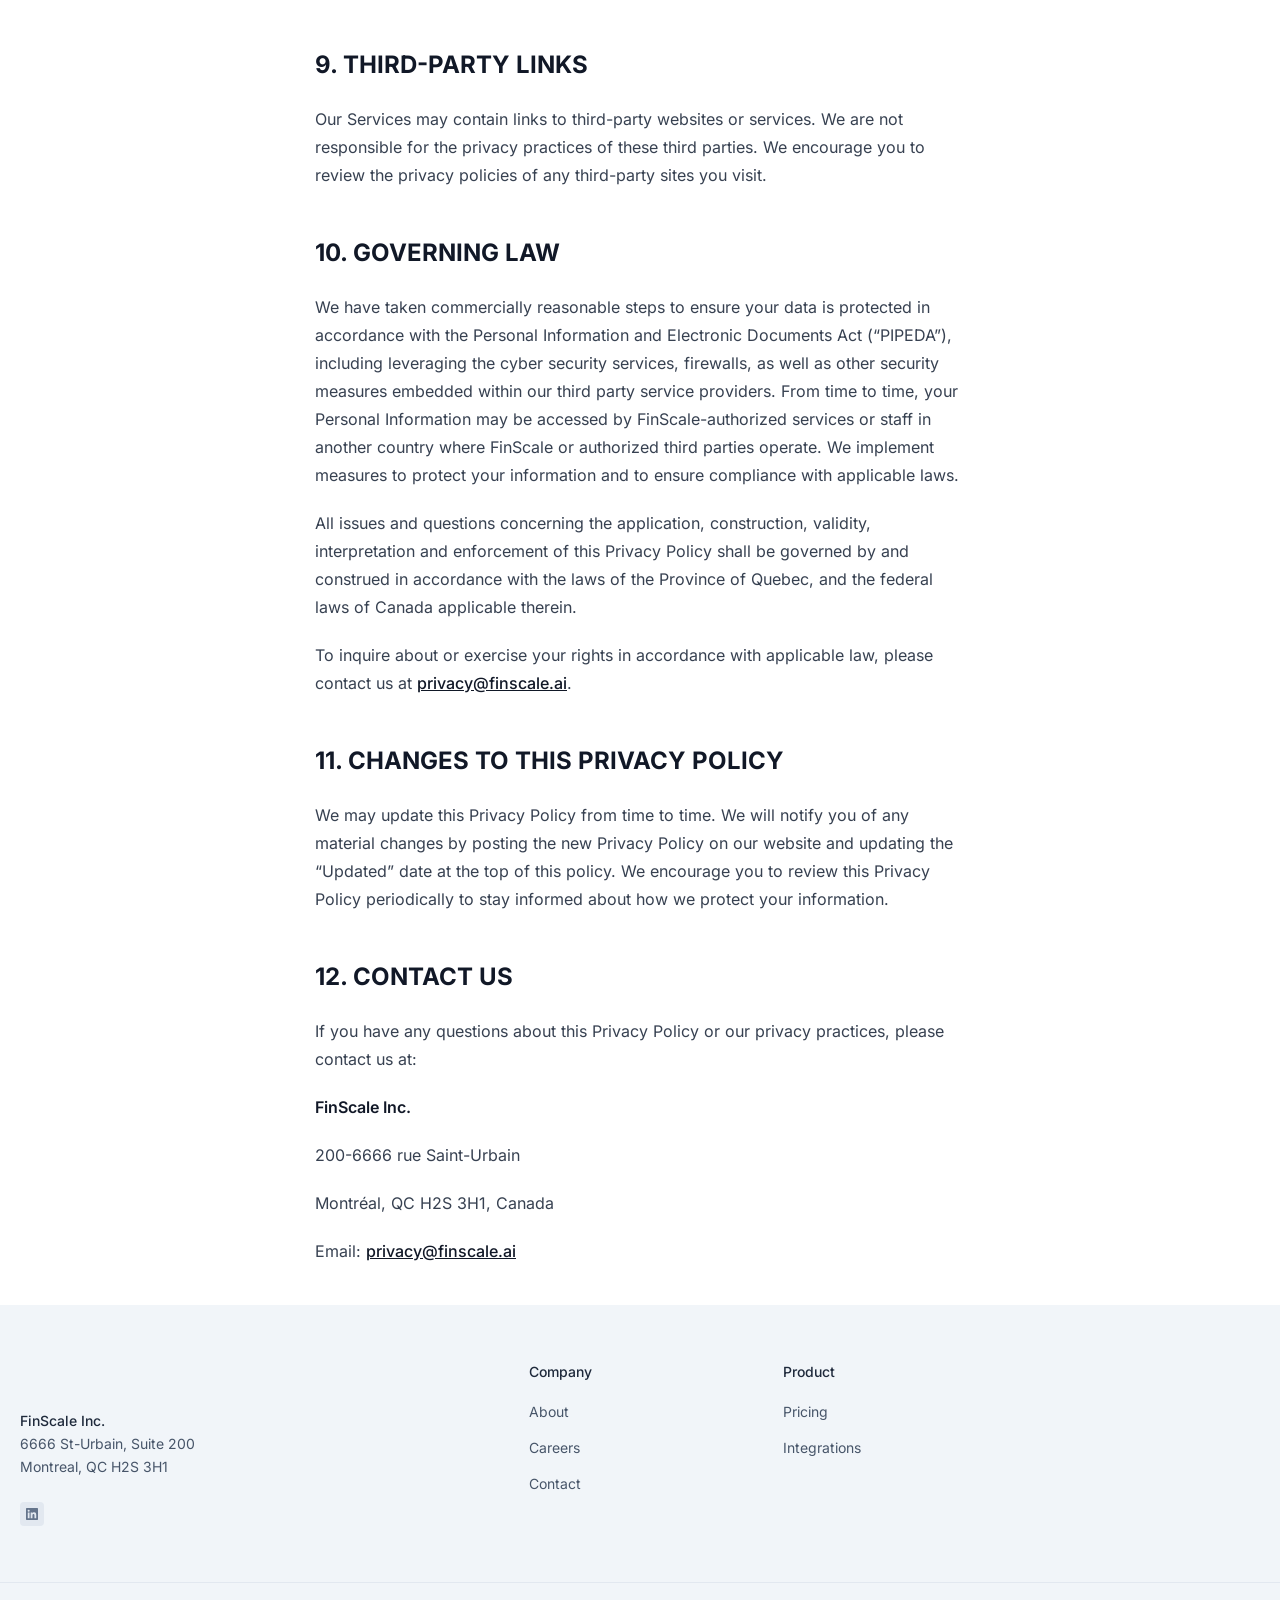
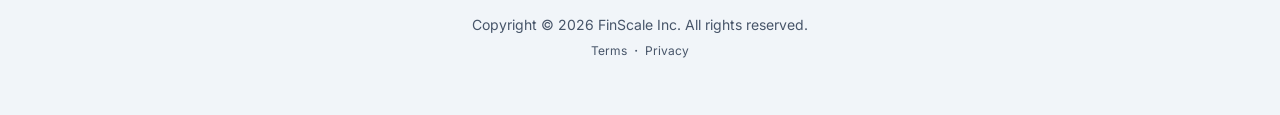
<file: privacy/index.html>
<!DOCTYPE html><html lang="en"> <head><meta charset="UTF-8"><meta name="viewport" content="width=device-width"><link rel="icon" type="image/svg+xml" href="/favicon.ico"><meta name="generator" content="Astro v5.18.1"><title>Privacy Policy | FinScale</title><link rel="canonical" href="https://finscale.ai/privacy/"><meta name="description" content="FinScale - Smarter Books. Faster Descisions"><meta name="robots" content="index, follow"><meta property="og:title" content="FinScale - Smarter Books. Faster Descisions"><meta property="og:type" content="website"><meta property="og:image" content="https://finscale.ai/opengraph.jpg"><meta property="og:url" content="https://finscale.ai/privacy/"><meta property="og:image:url" content="https://finscale.ai/opengraph.jpg"><meta property="og:image:alt" content="Astroship Homepage Screenshot"><meta name="twitter:card" content="summary_large_image"><meta name="twitter:site" content="@web3templates"><meta name="twitter:creator" content="@surjithctly"><!-- Google Analytics 4 --><script async src="https://www.googletagmanager.com/gtag/js?id=G-W664R9090F"></script><script>
      window.dataLayer = window.dataLayer || [];
      function gtag() {
        dataLayer.push(arguments);
      }
      gtag("js", new Date());
      gtag("config", "G-W664R9090F");
    </script><!-- Enable this if you want to use Astro ViewTransitions  --><meta name="astro-view-transitions-enabled" content="true"><meta name="astro-view-transitions-fallback" content="animate"><script type="module" src="/_astro/ClientRouter.astro_astro_type_script_index_0_lang.CDGfc0hd.js"></script><link rel="stylesheet" href="/_astro/about.DvIa8Y_E.css">
<style>.astro-route-announcer{position:absolute;left:0;top:0;clip:rect(0 0 0 0);clip-path:inset(50%);overflow:hidden;white-space:nowrap;width:1px;height:1px}.astronav-sticky-header[data-astro-cid-itfz4qi6]{transition:all .3s ease;-webkit-transition:all .3s ease;will-change:transform}@keyframes astroFadeInOut{0%{opacity:1}to{opacity:0}}@keyframes astroFadeIn{0%{opacity:0;mix-blend-mode:plus-lighter}to{opacity:1;mix-blend-mode:plus-lighter}}@keyframes astroFadeOut{0%{opacity:1;mix-blend-mode:plus-lighter}to{opacity:0;mix-blend-mode:plus-lighter}}@keyframes astroSlideFromRight{0%{transform:translate(100%)}}@keyframes astroSlideFromLeft{0%{transform:translate(-100%)}}@keyframes astroSlideToRight{to{transform:translate(100%)}}@keyframes astroSlideToLeft{to{transform:translate(-100%)}}@media (prefers-reduced-motion){::view-transition-group(*),::view-transition-old(*),::view-transition-new(*){animation:none!important}[data-astro-transition-scope]{animation:none!important}}@font-face{font-family:Inter Variable;font-style:normal;font-display:swap;font-weight:100 900;src:url(/_astro/inter-cyrillic-ext-wght-normal.BOeWTOD4.woff2) format("woff2-variations");unicode-range:U+0460-052F,U+1C80-1C8A,U+20B4,U+2DE0-2DFF,U+A640-A69F,U+FE2E-FE2F}@font-face{font-family:Inter Variable;font-style:normal;font-display:swap;font-weight:100 900;src:url(/_astro/inter-cyrillic-wght-normal.DqGufNeO.woff2) format("woff2-variations");unicode-range:U+0301,U+0400-045F,U+0490-0491,U+04B0-04B1,U+2116}@font-face{font-family:Inter Variable;font-style:normal;font-display:swap;font-weight:100 900;src:url(/_astro/inter-greek-ext-wght-normal.DlzME5K_.woff2) format("woff2-variations");unicode-range:U+1F00-1FFF}@font-face{font-family:Inter Variable;font-style:normal;font-display:swap;font-weight:100 900;src:url(/_astro/inter-greek-wght-normal.CkhJZR-_.woff2) format("woff2-variations");unicode-range:U+0370-0377,U+037A-037F,U+0384-038A,U+038C,U+038E-03A1,U+03A3-03FF}@font-face{font-family:Inter Variable;font-style:normal;font-display:swap;font-weight:100 900;src:url(/_astro/inter-vietnamese-wght-normal.CBcvBZtf.woff2) format("woff2-variations");unicode-range:U+0102-0103,U+0110-0111,U+0128-0129,U+0168-0169,U+01A0-01A1,U+01AF-01B0,U+0300-0301,U+0303-0304,U+0308-0309,U+0323,U+0329,U+1EA0-1EF9,U+20AB}@font-face{font-family:Inter Variable;font-style:normal;font-display:swap;font-weight:100 900;src:url(/_astro/inter-latin-ext-wght-normal.DO1Apj_S.woff2) format("woff2-variations");unicode-range:U+0100-02BA,U+02BD-02C5,U+02C7-02CC,U+02CE-02D7,U+02DD-02FF,U+0304,U+0308,U+0329,U+1D00-1DBF,U+1E00-1E9F,U+1EF2-1EFF,U+2020,U+20A0-20AB,U+20AD-20C0,U+2113,U+2C60-2C7F,U+A720-A7FF}@font-face{font-family:Inter Variable;font-style:normal;font-display:swap;font-weight:100 900;src:url(/_astro/inter-latin-wght-normal.Dx4kXJAl.woff2) format("woff2-variations");unicode-range:U+0000-00FF,U+0131,U+0152-0153,U+02BB-02BC,U+02C6,U+02DA,U+02DC,U+0304,U+0308,U+0329,U+2000-206F,U+20AC,U+2122,U+2191,U+2193,U+2212,U+2215,U+FEFF,U+FFFD}img{content-visibility:auto}details>summary.list-none::-webkit-details-marker,details>summary.list-none::marker{display:none}
</style><style>[data-astro-transition-scope="astro-o7bz76pi-1"] { view-transition-name: astro-o7bz76pi-1; }@layer astro { ::view-transition-old(astro-o7bz76pi-1) { animation: none; opacity: 0; mix-blend-mode: normal; }::view-transition-new(astro-o7bz76pi-1) { animation: none; mix-blend-mode: normal; }::view-transition-group(astro-o7bz76pi-1) { animation: none } }[data-astro-transition-fallback="old"] [data-astro-transition-scope="astro-o7bz76pi-1"],
			[data-astro-transition-fallback="old"][data-astro-transition-scope="astro-o7bz76pi-1"] { animation: none; mix-blend-mode: normal; }[data-astro-transition-fallback="new"] [data-astro-transition-scope="astro-o7bz76pi-1"],
			[data-astro-transition-fallback="new"][data-astro-transition-scope="astro-o7bz76pi-1"] { animation: none; mix-blend-mode: normal; }</style></head> <body> <header class="astronav-sticky-header sticky top-0 border-b z-20 transition-all py-5 border-transparent" data-astro-cid-itfz4qi6>  <div class="max-w-screen-xl mx-auto px-5">  <div class="flex flex-col lg:flex-row justify-between items-center relative z-10" data-astro-transition-scope="astro-o7bz76pi-1"> <!-- <Astronav>
          <div class="flex w-full lg:w-auto items-center justify-between">
            <a
              href="/"
              class="text-lg flex items-center transition focus-visible:ring-2 focus-visible:ring-offset-2 focus-visible:ring-indigo-500 focus-visible:outline-none focus-visible:shadow-outline-indigo rounded-full px-2 -ml-2"
              ><span class="font-bold text-indigo-600">Fin</span><span
                class="text-slate-600">Scale</span
              >
              <span
                class="uppercase mt-0.5 leading-none text-[10px] ml-1 font-bold bg-gray-200 text-slate-700 px-2 py-1 rounded-md"
                >AI</span
              >
            </a>
            <div class="block lg:hidden">
              <MenuIcon class="w-4 h-4 text-gray-800" />
            </div>
          </div> -->  <div class="flex w-full lg:w-auto items-center justify-between"> <a href="/" class="flex items-center transition focus-visible:ring-2 focus-visible:ring-offset-2 focus-visible:ring-indigo-500 focus-visible:outline-none focus-visible:shadow-outline-indigo rounded-full px-2 -ml-2"> <picture> <source srcset="/_astro/fs-logo-new_960.BbjI-kse_ZjPi49.avif 120w, /_astro/fs-logo-new_960.BbjI-kse_1WxCNd.avif 160w" type="image/avif" sizes="120px"><source srcset="/_astro/fs-logo-new_960.BbjI-kse_2V7ix.webp 120w, /_astro/fs-logo-new_960.BbjI-kse_2kk3aT.webp 160w" type="image/webp" sizes="120px">  <img src="/_astro/fs-logo-new_960.BbjI-kse_1dvawI.png" srcset="/_astro/fs-logo-new_960.BbjI-kse_Z1rCBlq.png 120w, /_astro/fs-logo-new_960.BbjI-kse_OKjvV.png 160w" alt="FinScale Logo" sizes="120px" loading="lazy" decoding="async" fetchpriority="auto" width="960" height="237" class="h-8 w-auto"> </picture> </a> <div class="block lg:hidden"> <button id="astronav-menu" aria-label="Toggle Menu">  <svg fill="currentColor" class="w-4 h-4 text-gray-800" width="24" height="24" viewBox="0 0 24 24" xmlns="http://www.w3.org/2000/svg"> <title>Toggle Menu</title> <path class="astronav-close-icon astronav-toggle hidden" fill-rule="evenodd" clip-rule="evenodd" d="M18.278 16.864a1 1 0 01-1.414 1.414l-4.829-4.828-4.828 4.828a1 1 0 01-1.414-1.414l4.828-4.829-4.828-4.828a1 1 0 011.414-1.414l4.829 4.828 4.828-4.828a1 1 0 111.414 1.414l-4.828 4.829 4.828 4.828z"></path> <path class="astronav-open-icon astronav-toggle" fill-rule="evenodd" d="M4 5h16a1 1 0 010 2H4a1 1 0 110-2zm0 6h16a1 1 0 010 2H4a1 1 0 010-2zm0 6h16a1 1 0 010 2H4a1 1 0 010-2z"></path> </svg>  </button> </div> </div> <nav class="astronav-items astronav-toggle hidden w-full lg:w-auto mt-2 lg:flex lg:mt-0">  <ul class="flex flex-col lg:flex-row lg:gap-3"> <li> <a href="/about" class="flex lg:px-3 py-2 text-sm text-gray-600 hover:text-indigo-600 focus-visible:ring-2 focus-visible:ring-offset-2 transition focus-visible:ring-indigo-500 focus-visible:outline-none focus-visible:shadow-outline-indigo rounded-full"> About </a> </li><li> <a href="/pricing" class="flex lg:px-3 py-2 text-sm text-gray-600 hover:text-indigo-600 focus-visible:ring-2 focus-visible:ring-offset-2 transition focus-visible:ring-indigo-500 focus-visible:outline-none focus-visible:shadow-outline-indigo rounded-full"> Pricing </a> </li> </ul> <div class="lg:hidden flex items-center mt-3 gap-4"> <!-- <Link href="#" style="muted" block size="md">Log in</Link> --> <a href="/demo" class="rounded-full text-center transition focus-visible:ring-2 focus-visible:ring-offset-2 focus-visible:ring-indigo-500 focus-visible:outline-none focus-visible:shadow-outline-indigo w-full px-5 py-2 bg-[#004aad] text-white hover:bg-[#38b6ff]">Get early access </a> </div>  </nav>  <script>(function(){const closeOnClick = false;

["DOMContentLoaded", "astro:after-swap"].forEach((event) => {
  document.addEventListener(event, addListeners);
});

// Function to clone and replace elements
function cloneAndReplace(element) {
  const clone = element.cloneNode(true);
  element.parentNode.replaceChild(clone, element);
}

function addListeners() {
  // Clean up existing listeners
  const oldMenuButton = document.getElementById("astronav-menu");
  if (oldMenuButton) {
    cloneAndReplace(oldMenuButton);
  }

  const oldDropdownMenus = document.querySelectorAll(".astronav-dropdown");
  oldDropdownMenus.forEach((menu) => {
    cloneAndReplace(menu);
  });

  // Mobile nav toggle
  const menuButton = document.getElementById("astronav-menu");
  menuButton && menuButton.addEventListener("click", toggleMobileNav);

  // Dropdown menus
  const dropdownMenus = document.querySelectorAll(".astronav-dropdown");
  dropdownMenus.forEach((menu) => {
    const button = menu.querySelector("button");
    button &&
      button.addEventListener("click", (event) =>
        toggleDropdownMenu(event, menu, dropdownMenus)
      );

    // Handle Submenu Dropdowns
    const dropDownSubmenus = menu.querySelectorAll(
      ".astronav-dropdown-submenu"
    );

    dropDownSubmenus.forEach((submenu) => {
      const submenuButton = submenu.querySelector("button");
      submenuButton &&
        submenuButton.addEventListener("click", (event) => {
          event.stopImmediatePropagation();
          toggleSubmenuDropdown(event, submenu);
        });
    });
  });

  // Clicking away from dropdown will remove the dropdown class
  document.addEventListener("click", closeAllDropdowns);

  if (closeOnClick) {
    handleCloseOnClick();
  }
}

function toggleMobileNav() {
  [...document.querySelectorAll(".astronav-toggle")].forEach((el) => {
    el.classList.toggle("hidden");
  });
}

function toggleDropdownMenu(event, menu, dropdownMenus) {
  toggleMenu(menu);

  // Close one dropdown when selecting another
  Array.from(dropdownMenus)
    .filter((el) => el !== menu && !menu.contains(el))
    .forEach(closeMenu);

  event.stopPropagation();
}

function toggleSubmenuDropdown(event, submenu) {
  event.stopPropagation();
  toggleMenu(submenu);

  // Close sibling submenus at the same nesting level
  const siblingSubmenus = submenu
    .closest(".astronav-dropdown")
    .querySelectorAll(".astronav-dropdown-submenu");
  Array.from(siblingSubmenus)
    .filter((el) => el !== submenu && !submenu.contains(el))
    .forEach(closeMenu);
}

function closeAllDropdowns(event) {
  const dropdownMenus = document.querySelectorAll(".dropdown-toggle");
  const dropdownParent = document.querySelectorAll(
    ".astronav-dropdown, .astronav-dropdown-submenu"
  );
  const isButtonInsideDropdown = [
    ...document.querySelectorAll(
      `.astronav-dropdown button, .astronav-dropdown label, .astronav-dropdown input,
	  .astronav-dropdown-submenu button, .astronav-dropdown-submenu label, .astronav-dropdown-submenu input,
	  #astronav-menu`
    ),
  ].some((button) => button.contains(event.target));
  if (!isButtonInsideDropdown) {
    dropdownMenus.forEach((d) => {
      // console.log("I ran", d);
      // if (!d.contains(event.target)) {
      d.classList.remove("open");
      d.removeAttribute("open");
      d.classList.add("hidden");
      // }
    });
    dropdownParent.forEach((d) => {
      d.classList.remove("open");
      d.removeAttribute("open");
      d.setAttribute("aria-expanded", "false");
    });
  }
}

function toggleMenu(menu) {
  menu.classList.toggle("open");
  const expanded = menu.getAttribute("aria-expanded") === "true";
  menu.setAttribute("aria-expanded", expanded ? "false" : "true");
  menu.hasAttribute("open")
    ? menu.removeAttribute("open")
    : menu.setAttribute("open", "");

  const dropdownToggle = menu.querySelector(".dropdown-toggle");
  const dropdownExpanded = dropdownToggle.getAttribute("aria-expanded");
  dropdownToggle.classList.toggle("hidden");
  dropdownToggle.setAttribute(
    "aria-expanded",
    dropdownExpanded === "true" ? "false" : "true"
  );
}

function closeMenu(menu) {
  // console.log("closing", menu);
  menu.classList.remove("open");
  menu.removeAttribute("open");
  menu.setAttribute("aria-expanded", "false");
  const dropdownToggles = menu.querySelectorAll(".dropdown-toggle");
  dropdownToggles.forEach((toggle) => {
    toggle.classList.add("hidden");
    toggle.setAttribute("aria-expanded", "false");
  });
}

function handleCloseOnClick() {
  const navMenuItems = document.querySelector(".astronav-items");
  const navToggle = document.getElementById("astronav-menu");
  const navLink = navMenuItems && navMenuItems.querySelectorAll("a");

  const MenuIcons = navToggle.querySelectorAll(".astronav-toggle");

  navLink &&
    navLink.forEach((item) => {
      item.addEventListener("click", () => {
        navMenuItems?.classList.add("hidden");
        MenuIcons.forEach((el) => {
          el.classList.toggle("hidden");
        });
      });
    });
}
})();</script> <div> <div class="hidden lg:flex items-center gap-4"> <!-- <a
              href="#"
              class="text-sm px-2 py-1 transition focus-visible:ring-2 focus-visible:ring-offset-2 focus-visible:ring-indigo-500 focus-visible:outline-none focus-visible:shadow-outline-indigo rounded-full"
              >Log in</a
            > --> <a href="/demo" class="rounded-full text-center transition focus-visible:ring-2 focus-visible:ring-offset-2 focus-visible:ring-indigo-500 focus-visible:outline-none focus-visible:shadow-outline-indigo px-4 py-2 text-sm bg-[#004aad] text-white hover:bg-[#38b6ff] inline-flex items-center group gap-px"> <span>Get early access</span> <svg xmlns="http://www.w3.org/2000/svg" viewBox="0 0 20 20" fill="currentColor" class="w-4 h-4 mt-px group-hover:translate-x-1 transition-transform"> <path fill-rule="evenodd" d="M7.21 14.77a.75.75 0 01.02-1.06L11.168 10 7.23 6.29a.75.75 0 111.04-1.08l4.5 4.25a.75.75 0 010 1.08l-4.5 4.25a.75.75 0 01-1.06-.02z" clip-rule="evenodd"></path> </svg>  </a> </div> </div> </div>  </div>  </header> <script data-astro-rerun>(function(){const scrollY = 130;
const defaultClass = "py-5 border-transparent";
const activeClass = "py-2 bg-white/80 border-gray-200 backdrop-blur-lg";

  // @ts-nocheck
  let lastKnownScrollPosition = 0;
  let ticking = false;

  const header = document.querySelector(".astronav-sticky-header");

  // Define two different scroll positions
  const addScrollY = Math.max(scrollY, 50); // Scroll position to add active class
  const removeScrollY = Math.max(scrollY - 50, 10); // Scroll position to remove active class

  function updateAnimation(scrollPos) {
    if (scrollPos > addScrollY) {
      header.classList.remove(...defaultClass.split(" "));
      header.classList.add("is-active", ...activeClass.split(" "));
      header.setAttribute("active", "");
    } else if (scrollPos < removeScrollY) {
      header.classList.remove("is-active", ...activeClass.split(" "));
      header.classList.add(...defaultClass.split(" "));
      header.removeAttribute("active");
    }
  }

  window.addEventListener("scroll", function () {
    lastKnownScrollPosition = window.scrollY;
    if (!ticking) {
      window.requestAnimationFrame(function () {
        updateAnimation(lastKnownScrollPosition);
        ticking = false;
      });

      ticking = true;
    }
  });
})();</script>  <!--
<script>
  // @ts-nocheck
  let lastKnownScrollPosition = 0;
  let ticking = false;
  const header = document.querySelector(".astronav-sticky-header");
  const animDiv = header.querySelector(".padding-anim");
  const defaultClass = "py-[20px] border-transparent";
  const activeClass = "py-[8px] bg-white border-gray-200";

  // Define two different scroll positions
  const addScrollY = 100;   // Scroll position to add active class
  const removeScrollY = 50; // Scroll position to remove active class

  function updateAnimation(scrollPos) {
    if (scrollPos > addScrollY) {
      animDiv.classList.remove(...defaultClass.split(" "));
      animDiv.classList.add("is-active", ...activeClass.split(" "));
      animDiv.setAttribute("active", "");
    } else if (scrollPos < removeScrollY) {
      animDiv.classList.remove("is-active", ...activeClass.split(" "));
      animDiv.classList.add(...defaultClass.split(" "));
      animDiv.removeAttribute("active");
    }
  }

  window.addEventListener("scroll", function () {
    lastKnownScrollPosition = window.scrollY;

    if (!ticking) {
      window.requestAnimationFrame(function () {
        updateAnimation(lastKnownScrollPosition);
        ticking = false;
      });

      ticking = true;
    }
  });
</script> -->  <div class="max-w-screen-xl mx-auto px-5">  <div class="mt-16 text-center">  <h1 class="text-4xl lg:text-5xl font-bold lg:tracking-tight"> Privacy Policy </h1> <p class="text-lg mt-4 text-slate-500 mx-auto max-w-xl"> 
Last updated on 16 Jul 2025 </p> </div> <div class="mx-auto prose mt-10"> <p>FinScale Inc. (“FinScale,” “we,” “us,” or “our”) is committed to protecting your privacy. This Privacy Policy explains how we collect, use, disclose, and safeguard your information when you use our financial services platform and related services (collectively, the “Services”). Please read this Privacy Policy carefully. If you do not agree with the terms of this Privacy Policy, please do not access the Services.</p>
<h2 id="1-information-we-collect">1. INFORMATION WE COLLECT</h2>
<h3 id="11-personal-information">1.1 Personal Information</h3>
<p>We may collect personal information that you provide directly to us, including but not limited to:</p>
<ul>
<li>Name, email address, phone number, and mailing address</li>
<li>Business information, including company name and tax identification numbers</li>
<li>Financial information, including bank account details and transaction data</li>
<li>Login credentials and account preferences</li>
<li>Communications with us, including support requests and feedback</li>
</ul>
<h3 id="12-financial-data">1.2 Financial Data</h3>
<p>With your consent, we may collect financial data from your connected accounts, including:</p>
<ul>
<li>Bank account information and transaction history</li>
<li>Credit card and payment method details</li>
<li>Investment account information</li>
<li>Tax documents and financial statements</li>
</ul>
<h3 id="13-usage-information">1.3 Usage Information</h3>
<p>We automatically collect certain information when you use our Services, including:</p>
<ul>
<li>Device information (IP address, browser type, operating system)</li>
<li>Usage patterns and preferences</li>
<li>Log files and analytics data</li>
<li>Cookies and similar tracking technologies</li>
</ul>
<h2 id="2-how-we-use-your-information">2. HOW WE USE YOUR INFORMATION</h2>
<p>We use the information we collect for various purposes, including:</p>
<ul>
<li>Providing and maintaining our Services</li>
<li>Processing transactions and managing your account</li>
<li>Personalizing your experience and improving our Services</li>
<li>Communicating with you about your account and our Services</li>
<li>Complying with legal obligations and regulatory requirements</li>
<li>Detecting and preventing fraud and security threats</li>
<li>Conducting research and analytics to improve our Services</li>
<li>Marketing and promotional purposes (with your consent)</li>
</ul>
<h2 id="3-information-sharing-and-disclosure">3. INFORMATION SHARING AND DISCLOSURE</h2>
<h3 id="31-service-providers">3.1 Service Providers</h3>
<p>We may share your information with third-party service providers who perform services on our behalf, including:</p>
<ul>
<li>Payment processors, financial institutions, and professional advisors (accountants, consultants, lawyers, etc.)</li>
<li>Cloud storage and hosting providers</li>
<li>Analytics, marketing, and advertising partners (social media ad services, ad networks, third-party data providers)</li>
<li>Customer support and communication platforms</li>
<li>Providers of artificial intelligence and machine learning tools</li>
</ul>
<h3 id="32-legal-requirements">3.2 Legal Requirements</h3>
<p>We may disclose your information if required to do so by law or in response to valid requests by public authorities, including:</p>
<ul>
<li>Compliance with legal obligations</li>
<li>Protection of our rights and property</li>
<li>Prevention of fraud or illegal activities</li>
<li>Response to court orders or government requests</li>
</ul>
<h3 id="33-business-transfers">3.3 Business Transfers</h3>
<p>In the event of a merger, acquisition, or sale of assets, your information may be transferred as part of the transaction. We will notify you of any such change in ownership or control of your personal information.</p>
<h2 id="4-data-security">4. DATA SECURITY</h2>
<p>We implement appropriate technical and organizational security measures to protect your information against unauthorized access, alteration, disclosure, or destruction. These measures include:</p>
<ul>
<li>Encryption of data in transit and at rest</li>
<li>Regular security assessments and audits</li>
<li>Access controls and authentication mechanisms</li>
<li>Employee training on data protection practices</li>
<li>Incident response and breach notification procedures</li>
</ul>
<p>However, no method of transmission over the internet or electronic storage is 100% secure. While we strive to use commercially acceptable means to protect your information, we cannot guarantee its absolute security.</p>
<h2 id="5-your-rights-and-choices">5. YOUR RIGHTS AND CHOICES</h2>
<h3 id="51-access-and-control">5.1 Access and Control</h3>
<p>You have the right to:</p>
<ul>
<li>Access and review your personal information</li>
<li>Update or correct inaccurate information</li>
<li>Delete your account and associated data</li>
<li>Opt-out of marketing communications</li>
<li>Request a copy of your data in a portable format</li>
</ul>
<h3 id="52-cookie-preferences">5.2 Cookie Preferences</h3>
<p>You can control cookie preferences through your browser settings. However, disabling certain cookies may affect the functionality of our Services.</p>
<h3 id="53-communication-preferences">5.3 Communication Preferences</h3>
<p>You can opt-out of promotional communications by following the unsubscribe instructions in our emails or by contacting us directly. Please note that you may still receive transactional communications related to your account.</p>
<h2 id="6-data-retention">6. DATA RETENTION</h2>
<p>We retain your information for as long as necessary to provide our Services and fulfill the purposes outlined in this Privacy Policy. We may also retain information to comply with legal obligations, resolve disputes, and enforce our agreements. When we no longer need your information, we will securely delete or anonymize it.</p>
<h2 id="7-data-storage">7. DATA STORAGE</h2>
<p>All information you provide to us is stored on Google Cloud Platform servers. We take reasonable steps to ensure our service providers adhere to the security standards we apply to your information and the transfers of your information. Where we have given you (or where you have chosen) a password which enables you to access certain parts of our site, you are responsible for keeping this password confidential. We ask you not to share a password with anyone.</p>
<p>Our service providers’ servers are predominantly located in the USA and Canada, although some of our service providers are also located outside of Canada. While we use appropriate safeguards to keep your information secure, the laws in other places may differ from those in Canada, and authorities in those jurisdictions may access your information in accordance with their local laws. Customers who request that their data be stored exclusively within Canada will have that request honoured.</p>
<p>For users in Quebec, data may be stored outside of Quebec unless they specifically request Canadian-only storage, in which case we will honour that preference.</p>
<h2 id="8-childrens-privacy">8. CHILDREN’S PRIVACY</h2>
<p>Our Services are not intended for children under the age of 16. We do not knowingly collect personal information from children under 16. If we become aware that we have collected personal information from a child under 16, we will take steps to delete such information promptly.</p>
<h2 id="9-third-party-links">9. THIRD-PARTY LINKS</h2>
<p>Our Services may contain links to third-party websites or services. We are not responsible for the privacy practices of these third parties. We encourage you to review the privacy policies of any third-party sites you visit.</p>
<h2 id="10-governing-law">10. GOVERNING LAW</h2>
<p>We have taken commercially reasonable steps to ensure your data is protected in accordance with the Personal Information and Electronic Documents Act (“PIPEDA”), including leveraging the cyber security services, firewalls, as well as other security measures embedded within our third party service providers. From time to time, your Personal Information may be accessed by FinScale-authorized services or staff in another country where FinScale or authorized third parties operate. We implement measures to protect your information and to ensure compliance with applicable laws.</p>
<p>All issues and questions concerning the application, construction, validity, interpretation and enforcement of this Privacy Policy shall be governed by and construed in accordance with the laws of the Province of Quebec, and the federal laws of Canada applicable therein.</p>
<p>To inquire about or exercise your rights in accordance with applicable law, please contact us at <a href="mailto:privacy@finscale.ai">privacy@finscale.ai</a>.</p>
<h2 id="11-changes-to-this-privacy-policy">11. CHANGES TO THIS PRIVACY POLICY</h2>
<p>We may update this Privacy Policy from time to time. We will notify you of any material changes by posting the new Privacy Policy on our website and updating the “Updated” date at the top of this policy. We encourage you to review this Privacy Policy periodically to stay informed about how we protect your information.</p>
<h2 id="12-contact-us">12. CONTACT US</h2>
<p>If you have any questions about this Privacy Policy or our privacy practices, please contact us at:</p>
<p><strong>FinScale Inc.</strong></p>
<p>200-6666 rue Saint-Urbain</p>
<p>Montréal, QC H2S 3H1, Canada</p>
<p>Email: <a href="mailto:privacy@finscale.ai">privacy@finscale.ai</a></p> </div>  </div>  <footer class="py-14 bg-slate-100 border-t border-slate-100 mt-10"> <div class="max-w-screen-xl mx-auto px-5">  <div class="grid sm:grid-cols-2 md:grid-cols-3 lg:grid-cols-5 gap-8"> <div class="sm:col-span-2 md:col-span-3 lg:col-span-2"> <a href="/" class="flex items-center"> <picture> <source srcset="/_astro/fs-logo-new_960.BbjI-kse_ZjPi49.avif 120w, /_astro/fs-logo-new_960.BbjI-kse_1WxCNd.avif 160w" type="image/avif" sizes="120px"><source srcset="/_astro/fs-logo-new_960.BbjI-kse_2V7ix.webp 120w, /_astro/fs-logo-new_960.BbjI-kse_2kk3aT.webp 160w" type="image/webp" sizes="120px">  <img src="/_astro/fs-logo-new_960.BbjI-kse_1dvawI.png" srcset="/_astro/fs-logo-new_960.BbjI-kse_Z1rCBlq.png 120w, /_astro/fs-logo-new_960.BbjI-kse_OKjvV.png 160w" alt="FinScale Logo" sizes="120px" loading="lazy" decoding="async" fetchpriority="auto" width="960" height="237" class="h-8 w-auto"> </picture> </a> <div class="mt-4 text-sm text-slate-600 leading-relaxed"> <p class="font-medium text-slate-800">FinScale Inc.</p> <p>6666 St-Urbain, Suite 200</p> <p>Montreal, QC H2S 3H1</p> </div> <div class="flex gap-3 mt-6 items-center"> <a href="https://ca.linkedin.com/company/finscale-ai" target="_blank" rel="noopener noreferrer" class="bg-slate-200 hover:bg-slate-300 rounded w-6 h-6 inline-flex items-center justify-center text-slate-500 transition-colors"> <svg width="1em" height="1em" class="w-4 h-4" data-icon="bx:bxl-linkedin-square">   <symbol id="ai:bx:bxl-linkedin-square" viewBox="0 0 24 24"><path d="M20 3H4a1 1 0 0 0-1 1v16a1 1 0 0 0 1 1h16a1 1 0 0 0 1-1V4a1 1 0 0 0-1-1zM8.339 18.337H5.667v-8.59h2.672v8.59zM7.003 8.574a1.548 1.548 0 1 1 0-3.096a1.548 1.548 0 0 1 0 3.096zm11.335 9.763h-2.669V14.16c0-.996-.018-2.277-1.388-2.277c-1.39 0-1.601 1.086-1.601 2.207v4.248h-2.667v-8.59h2.56v1.174h.037c.355-.675 1.227-1.387 2.524-1.387c2.704 0 3.203 1.778 3.203 4.092v4.71z" fill="currentColor"/></symbol><use href="#ai:bx:bxl-linkedin-square"></use>  </svg><span class="sr-only">Linkedin</span></a> </div> </div> <div> <h3 class="font-medium text-sm text-slate-800">Company</h3> <div class="flex flex-col mt-3"> <a href="/about" class="py-2 text-sm text-slate-600 hover:text-indigo-600"> About </a><a href="/careers" class="py-2 text-sm text-slate-600 hover:text-indigo-600"> Careers </a><a href="/contact" class="py-2 text-sm text-slate-600 hover:text-indigo-600"> Contact </a> </div> </div> <div> <h3 class="font-medium text-sm text-slate-800">Product</h3> <div class="flex flex-col mt-3"> <a href="/pricing" class="py-2 text-sm text-slate-600 hover:text-indigo-600"> Pricing </a><a href="/#integrations" class="py-2 text-sm text-slate-600 hover:text-indigo-600"> Integrations </a> </div> </div> <!-- <div>
        <h3 class="font-medium text-sm text-slate-800">Resources</h3>
        <div class="flex flex-col mt-3">
          {
            footermenu.resources.map((item) => (
              <a
                href={item.path || "#"}
                class="py-2 text-sm text-slate-600 hover:text-indigo-600">
                {item.title}
              </a>
            ))
          }
        </div>
      </div> --> </div>  </div> <div class="mt-14 pt-8 px-5 border-t border-slate-200"> <div class="max-w-screen-xl mx-auto px-5">  <p class="text-center text-sm text-slate-600 [text-wrap:balance]">
Copyright © 2026 FinScale Inc. All rights reserved.
</p> <p class="text-center text-xs text-slate-600 mt-2"> <a href="/terms" class="hover:text-indigo-500"> Terms</a> ・ <a href="/privacy" class="hover:text-indigo-500">
Privacy</a> </p>  </div> </div> </footer> </body></html>
</file>
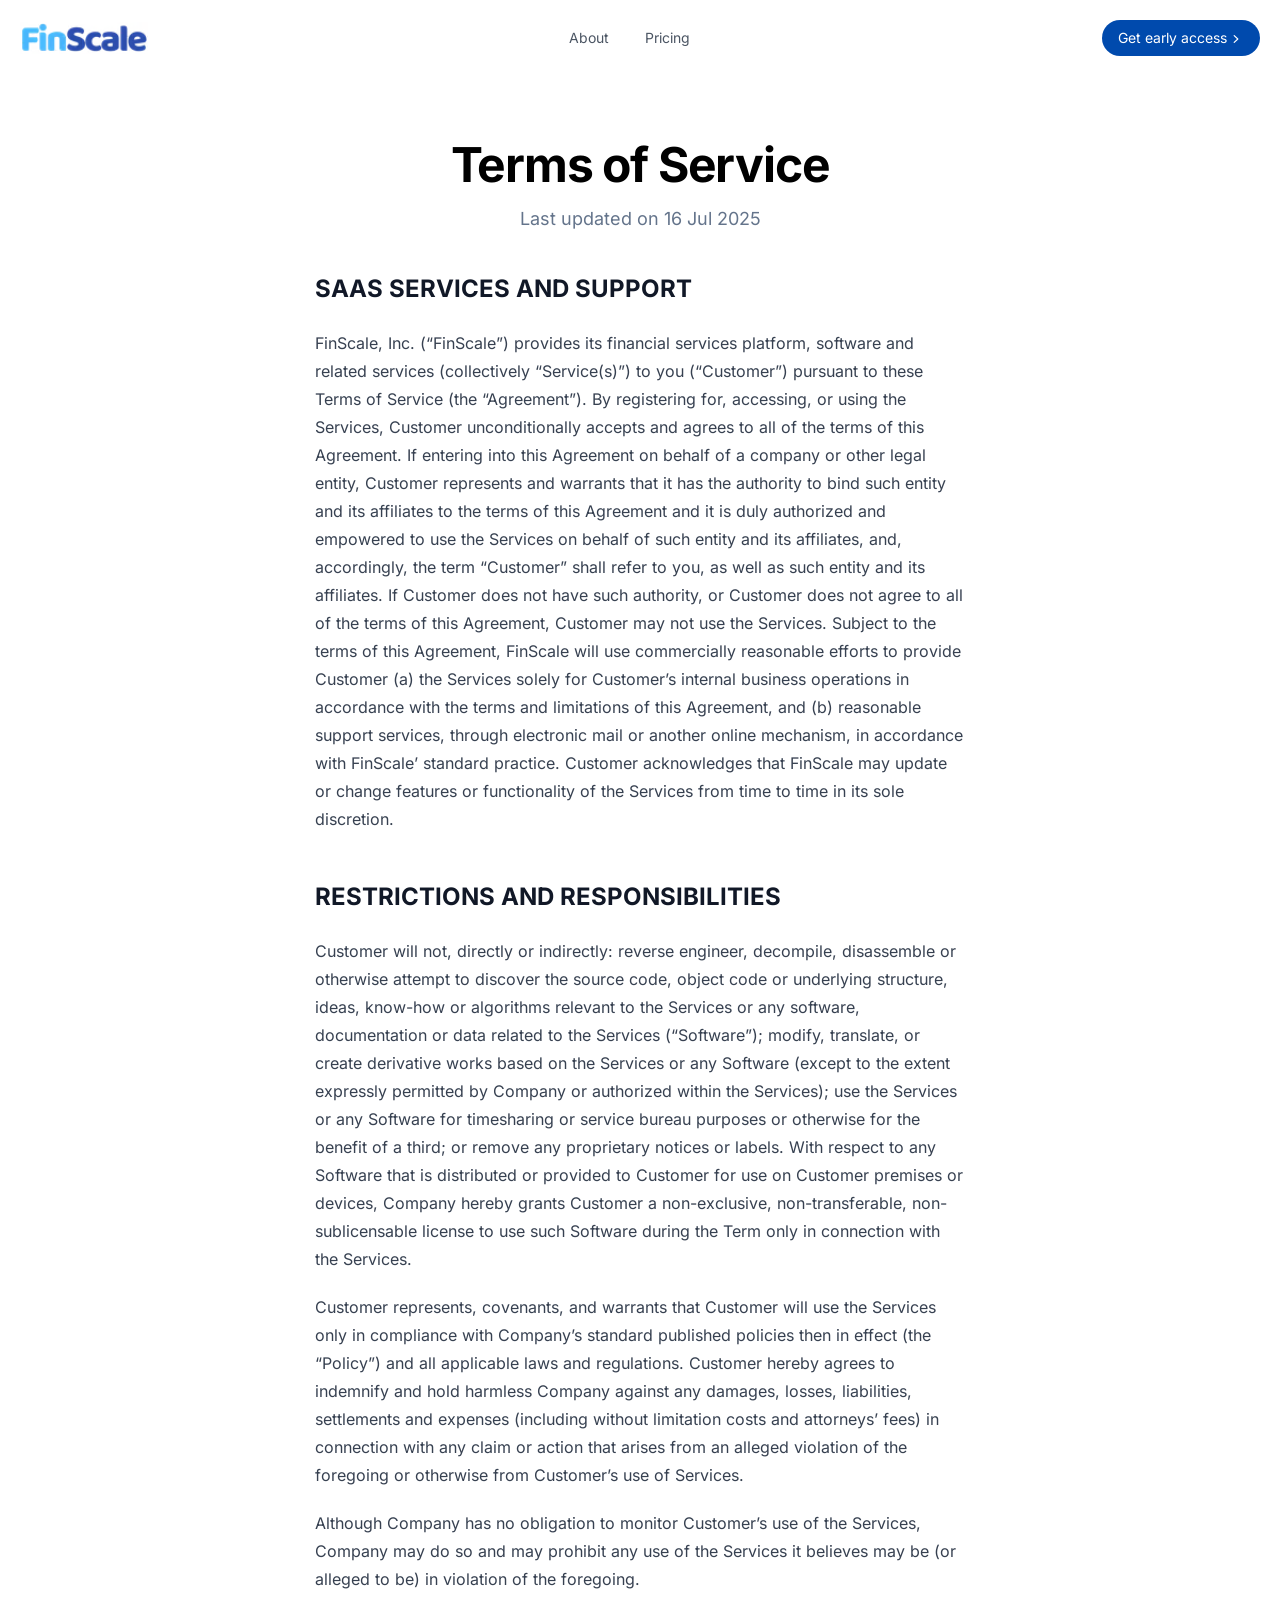
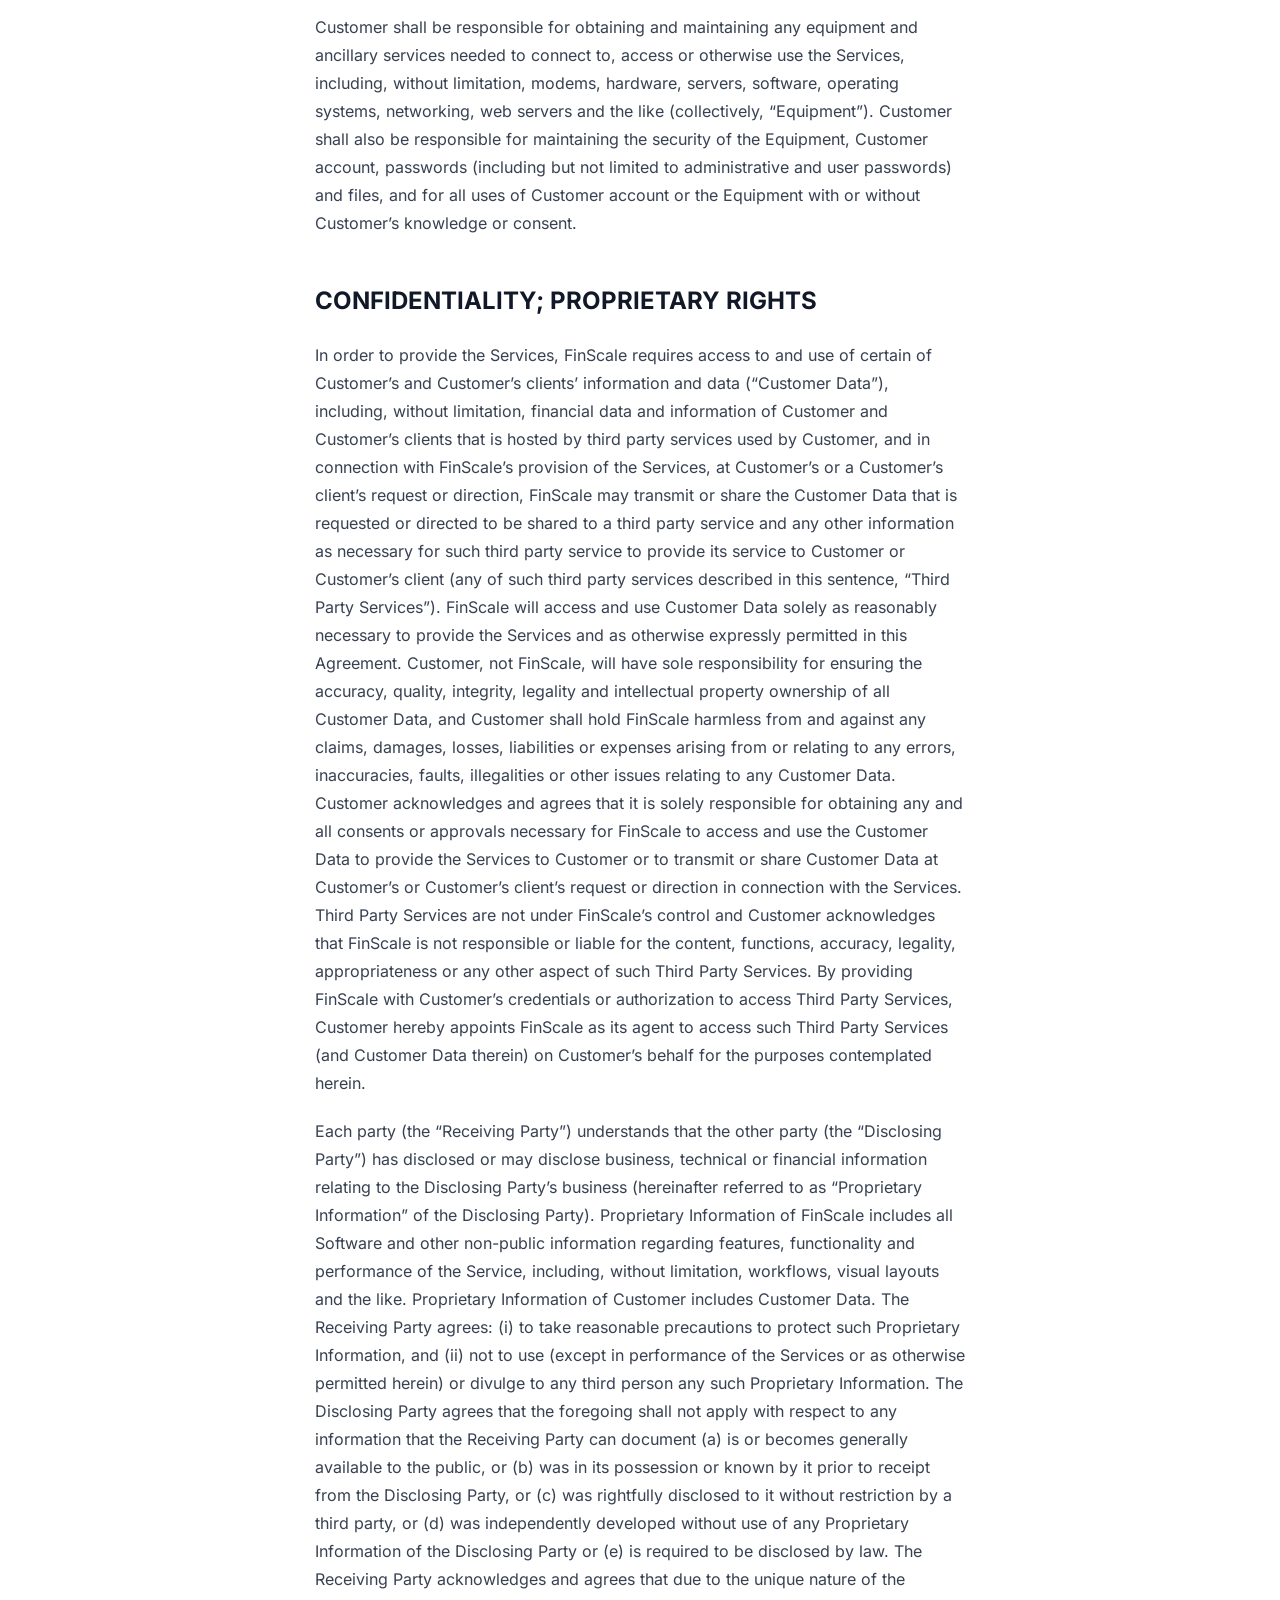
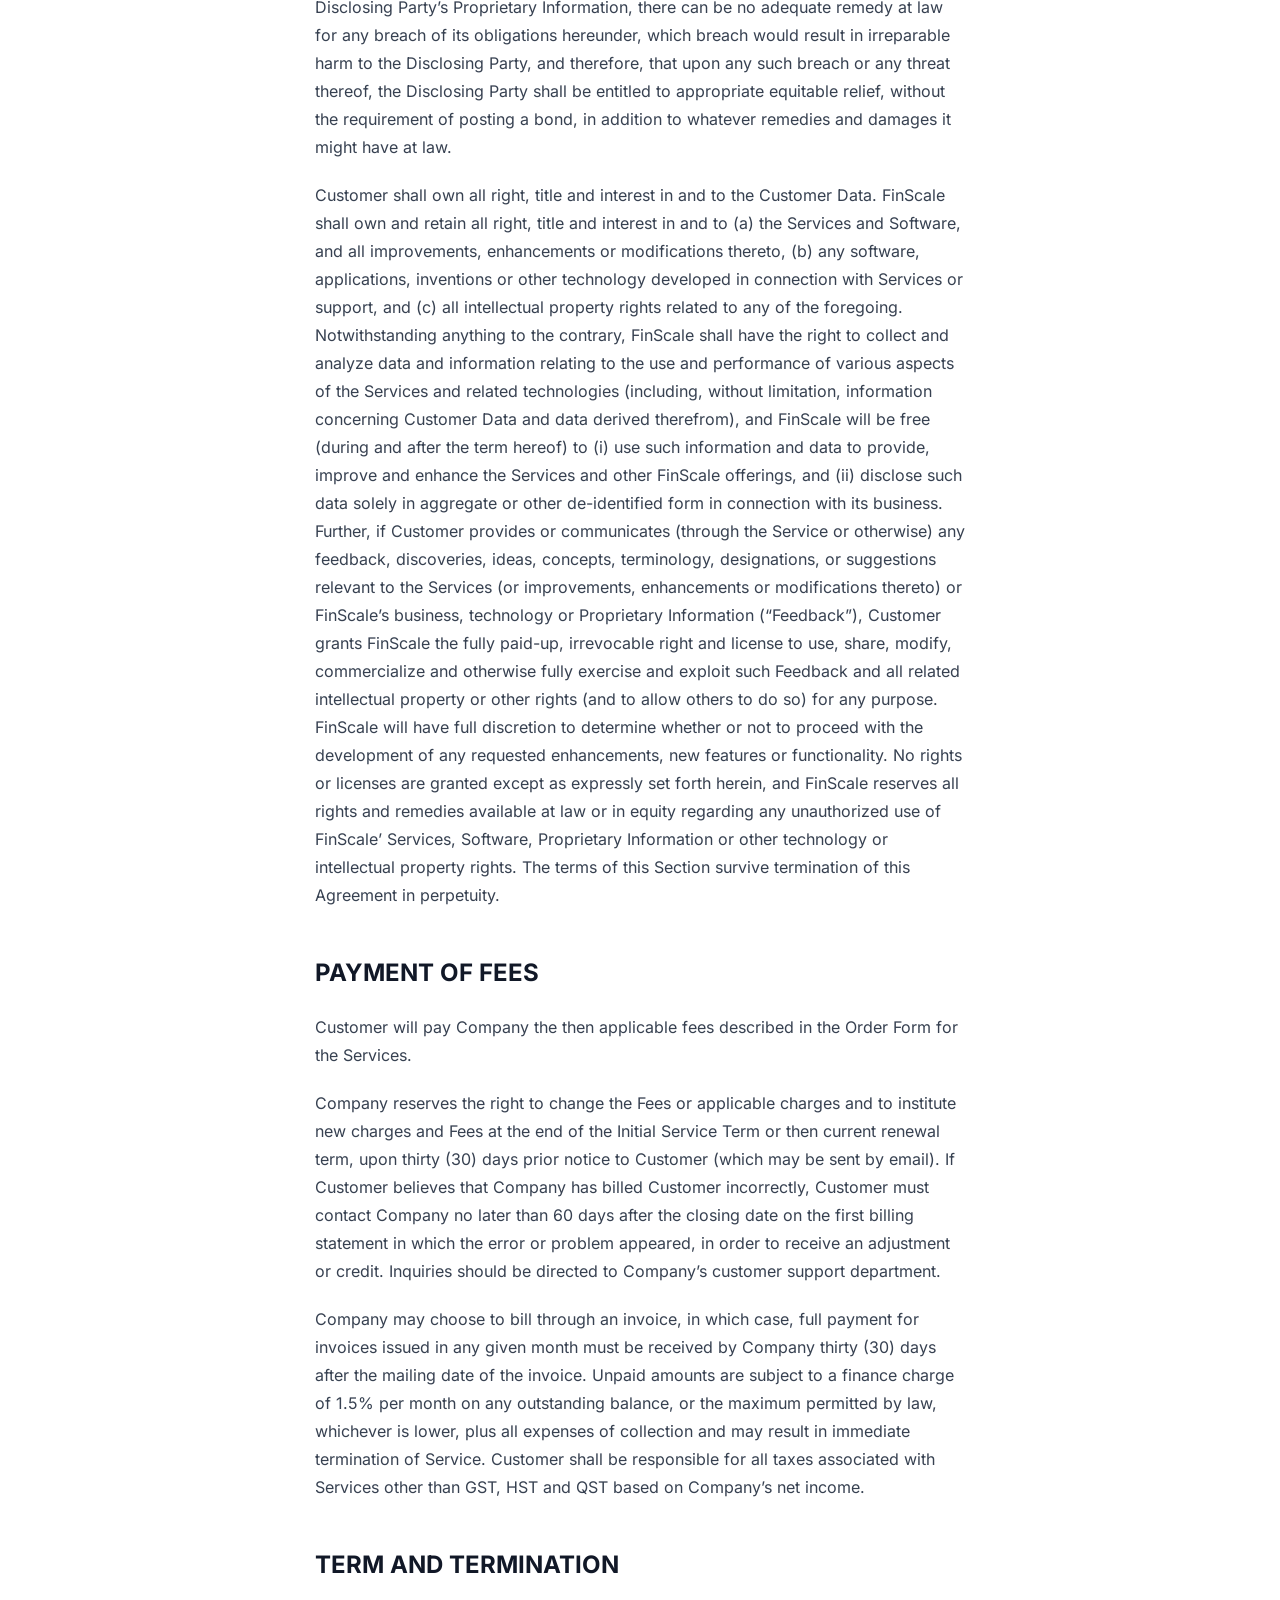
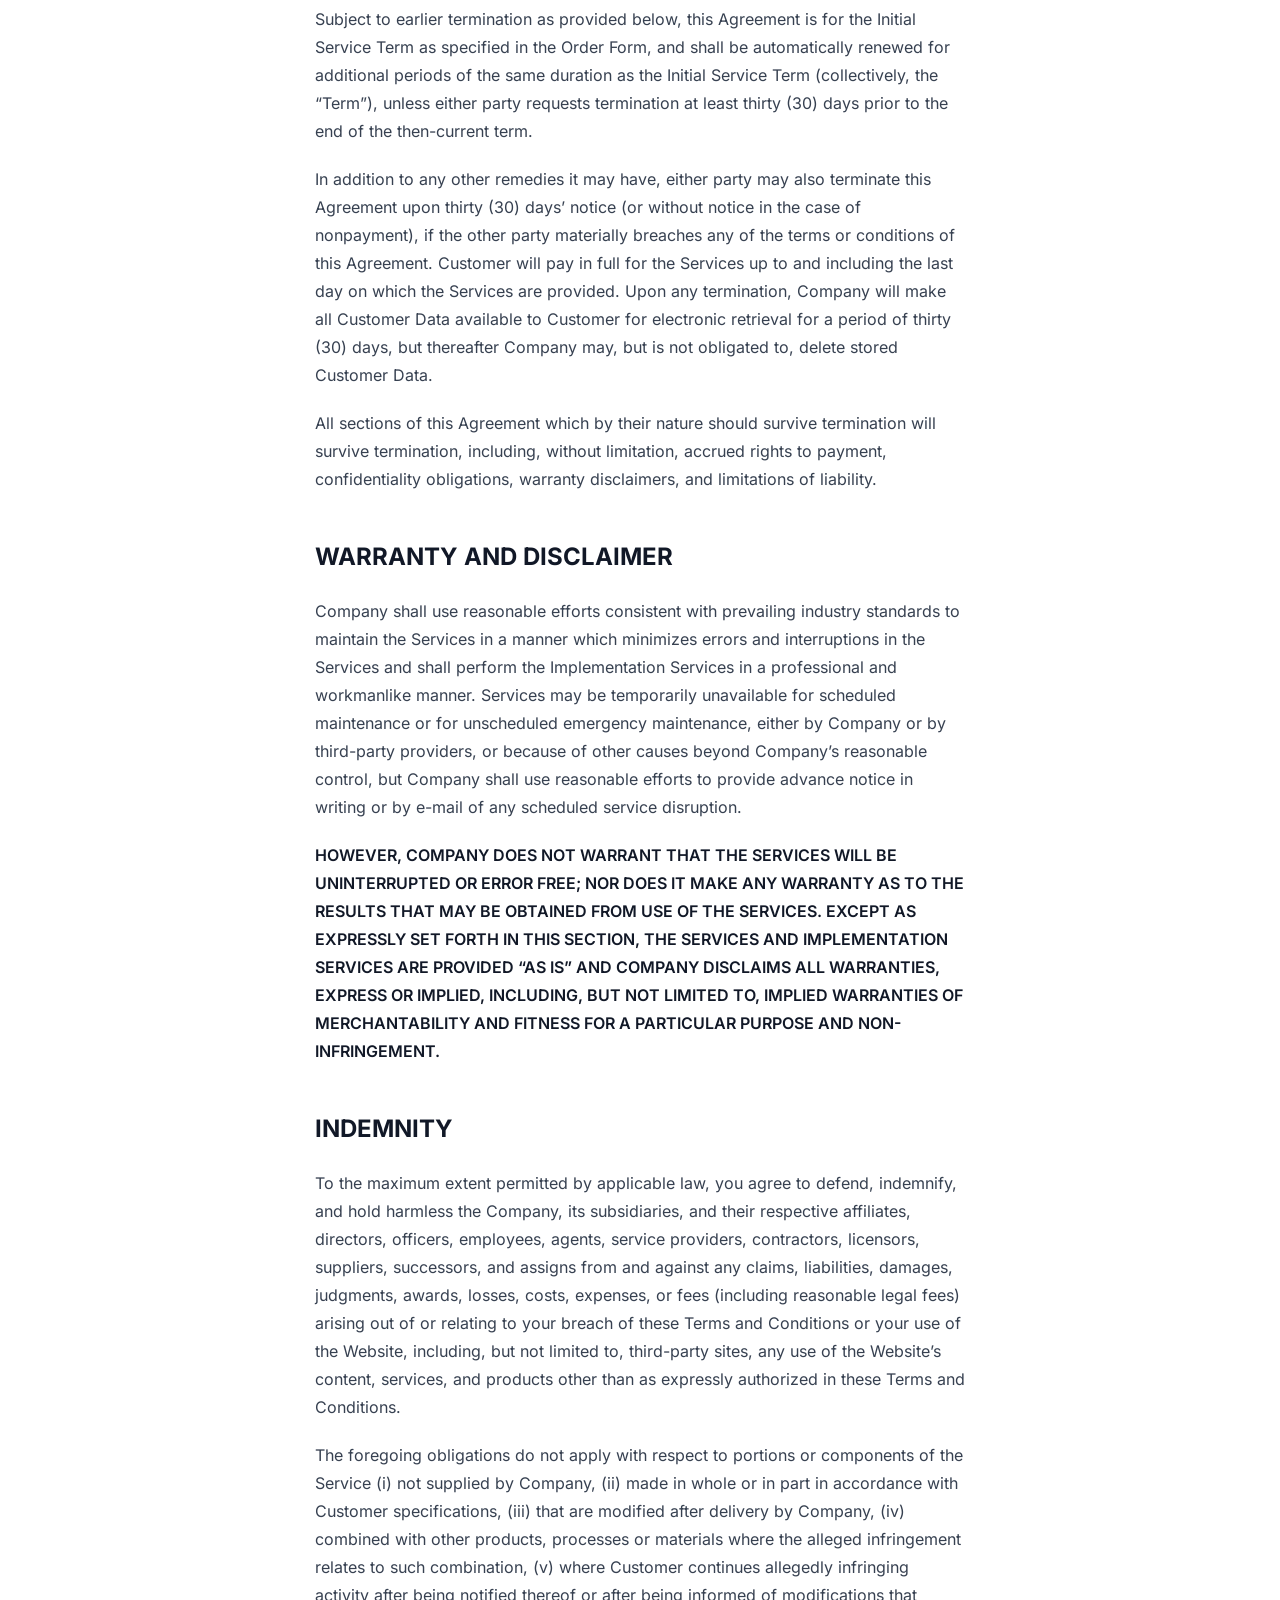
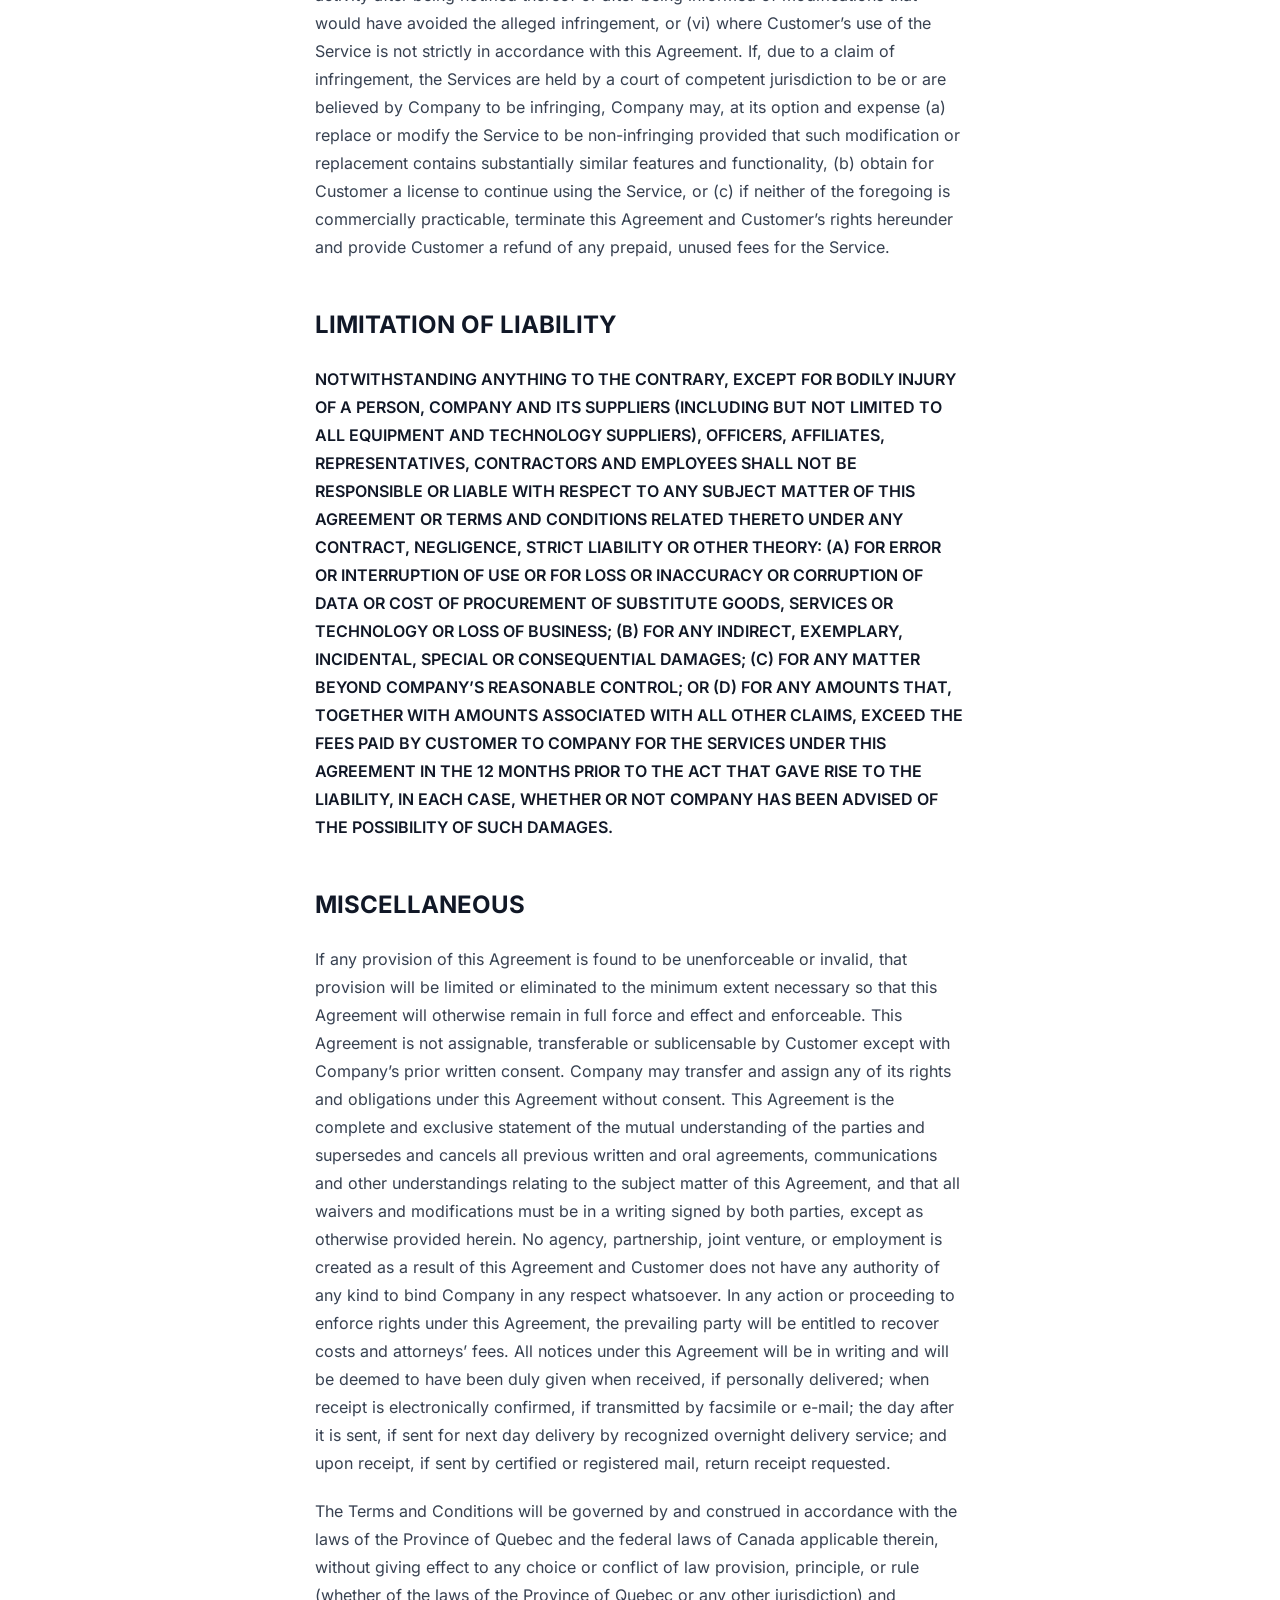
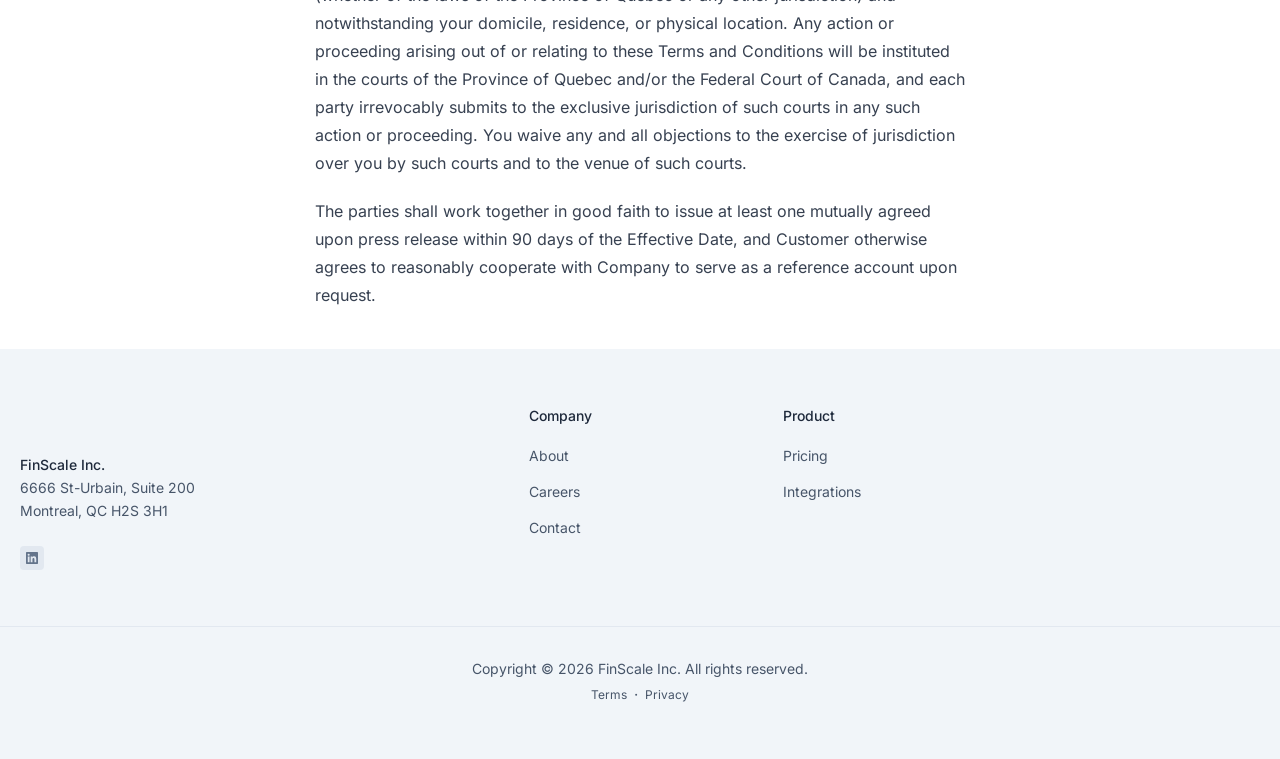
<file: terms/index.html>
<!DOCTYPE html><html lang="en"> <head><meta charset="UTF-8"><meta name="viewport" content="width=device-width"><link rel="icon" type="image/svg+xml" href="/favicon.ico"><meta name="generator" content="Astro v5.18.1"><title>Terms of Service | FinScale</title><link rel="canonical" href="https://finscale.ai/terms/"><meta name="description" content="FinScale - Smarter Books. Faster Descisions"><meta name="robots" content="index, follow"><meta property="og:title" content="FinScale - Smarter Books. Faster Descisions"><meta property="og:type" content="website"><meta property="og:image" content="https://finscale.ai/opengraph.jpg"><meta property="og:url" content="https://finscale.ai/terms/"><meta property="og:image:url" content="https://finscale.ai/opengraph.jpg"><meta property="og:image:alt" content="Astroship Homepage Screenshot"><meta name="twitter:card" content="summary_large_image"><meta name="twitter:site" content="@web3templates"><meta name="twitter:creator" content="@surjithctly"><!-- Google Analytics 4 --><script async src="https://www.googletagmanager.com/gtag/js?id=G-W664R9090F"></script><script>
      window.dataLayer = window.dataLayer || [];
      function gtag() {
        dataLayer.push(arguments);
      }
      gtag("js", new Date());
      gtag("config", "G-W664R9090F");
    </script><!-- Enable this if you want to use Astro ViewTransitions  --><meta name="astro-view-transitions-enabled" content="true"><meta name="astro-view-transitions-fallback" content="animate"><script type="module" src="/_astro/ClientRouter.astro_astro_type_script_index_0_lang.CDGfc0hd.js"></script><link rel="stylesheet" href="/_astro/about.DvIa8Y_E.css">
<style>.astro-route-announcer{position:absolute;left:0;top:0;clip:rect(0 0 0 0);clip-path:inset(50%);overflow:hidden;white-space:nowrap;width:1px;height:1px}.astronav-sticky-header[data-astro-cid-itfz4qi6]{transition:all .3s ease;-webkit-transition:all .3s ease;will-change:transform}@keyframes astroFadeInOut{0%{opacity:1}to{opacity:0}}@keyframes astroFadeIn{0%{opacity:0;mix-blend-mode:plus-lighter}to{opacity:1;mix-blend-mode:plus-lighter}}@keyframes astroFadeOut{0%{opacity:1;mix-blend-mode:plus-lighter}to{opacity:0;mix-blend-mode:plus-lighter}}@keyframes astroSlideFromRight{0%{transform:translate(100%)}}@keyframes astroSlideFromLeft{0%{transform:translate(-100%)}}@keyframes astroSlideToRight{to{transform:translate(100%)}}@keyframes astroSlideToLeft{to{transform:translate(-100%)}}@media (prefers-reduced-motion){::view-transition-group(*),::view-transition-old(*),::view-transition-new(*){animation:none!important}[data-astro-transition-scope]{animation:none!important}}@font-face{font-family:Inter Variable;font-style:normal;font-display:swap;font-weight:100 900;src:url(/_astro/inter-cyrillic-ext-wght-normal.BOeWTOD4.woff2) format("woff2-variations");unicode-range:U+0460-052F,U+1C80-1C8A,U+20B4,U+2DE0-2DFF,U+A640-A69F,U+FE2E-FE2F}@font-face{font-family:Inter Variable;font-style:normal;font-display:swap;font-weight:100 900;src:url(/_astro/inter-cyrillic-wght-normal.DqGufNeO.woff2) format("woff2-variations");unicode-range:U+0301,U+0400-045F,U+0490-0491,U+04B0-04B1,U+2116}@font-face{font-family:Inter Variable;font-style:normal;font-display:swap;font-weight:100 900;src:url(/_astro/inter-greek-ext-wght-normal.DlzME5K_.woff2) format("woff2-variations");unicode-range:U+1F00-1FFF}@font-face{font-family:Inter Variable;font-style:normal;font-display:swap;font-weight:100 900;src:url(/_astro/inter-greek-wght-normal.CkhJZR-_.woff2) format("woff2-variations");unicode-range:U+0370-0377,U+037A-037F,U+0384-038A,U+038C,U+038E-03A1,U+03A3-03FF}@font-face{font-family:Inter Variable;font-style:normal;font-display:swap;font-weight:100 900;src:url(/_astro/inter-vietnamese-wght-normal.CBcvBZtf.woff2) format("woff2-variations");unicode-range:U+0102-0103,U+0110-0111,U+0128-0129,U+0168-0169,U+01A0-01A1,U+01AF-01B0,U+0300-0301,U+0303-0304,U+0308-0309,U+0323,U+0329,U+1EA0-1EF9,U+20AB}@font-face{font-family:Inter Variable;font-style:normal;font-display:swap;font-weight:100 900;src:url(/_astro/inter-latin-ext-wght-normal.DO1Apj_S.woff2) format("woff2-variations");unicode-range:U+0100-02BA,U+02BD-02C5,U+02C7-02CC,U+02CE-02D7,U+02DD-02FF,U+0304,U+0308,U+0329,U+1D00-1DBF,U+1E00-1E9F,U+1EF2-1EFF,U+2020,U+20A0-20AB,U+20AD-20C0,U+2113,U+2C60-2C7F,U+A720-A7FF}@font-face{font-family:Inter Variable;font-style:normal;font-display:swap;font-weight:100 900;src:url(/_astro/inter-latin-wght-normal.Dx4kXJAl.woff2) format("woff2-variations");unicode-range:U+0000-00FF,U+0131,U+0152-0153,U+02BB-02BC,U+02C6,U+02DA,U+02DC,U+0304,U+0308,U+0329,U+2000-206F,U+20AC,U+2122,U+2191,U+2193,U+2212,U+2215,U+FEFF,U+FFFD}img{content-visibility:auto}details>summary.list-none::-webkit-details-marker,details>summary.list-none::marker{display:none}
</style><style>[data-astro-transition-scope="astro-o7bz76pi-1"] { view-transition-name: astro-o7bz76pi-1; }@layer astro { ::view-transition-old(astro-o7bz76pi-1) { animation: none; opacity: 0; mix-blend-mode: normal; }::view-transition-new(astro-o7bz76pi-1) { animation: none; mix-blend-mode: normal; }::view-transition-group(astro-o7bz76pi-1) { animation: none } }[data-astro-transition-fallback="old"] [data-astro-transition-scope="astro-o7bz76pi-1"],
			[data-astro-transition-fallback="old"][data-astro-transition-scope="astro-o7bz76pi-1"] { animation: none; mix-blend-mode: normal; }[data-astro-transition-fallback="new"] [data-astro-transition-scope="astro-o7bz76pi-1"],
			[data-astro-transition-fallback="new"][data-astro-transition-scope="astro-o7bz76pi-1"] { animation: none; mix-blend-mode: normal; }</style></head> <body> <header class="astronav-sticky-header sticky top-0 border-b z-20 transition-all py-5 border-transparent" data-astro-cid-itfz4qi6>  <div class="max-w-screen-xl mx-auto px-5">  <div class="flex flex-col lg:flex-row justify-between items-center relative z-10" data-astro-transition-scope="astro-o7bz76pi-1"> <!-- <Astronav>
          <div class="flex w-full lg:w-auto items-center justify-between">
            <a
              href="/"
              class="text-lg flex items-center transition focus-visible:ring-2 focus-visible:ring-offset-2 focus-visible:ring-indigo-500 focus-visible:outline-none focus-visible:shadow-outline-indigo rounded-full px-2 -ml-2"
              ><span class="font-bold text-indigo-600">Fin</span><span
                class="text-slate-600">Scale</span
              >
              <span
                class="uppercase mt-0.5 leading-none text-[10px] ml-1 font-bold bg-gray-200 text-slate-700 px-2 py-1 rounded-md"
                >AI</span
              >
            </a>
            <div class="block lg:hidden">
              <MenuIcon class="w-4 h-4 text-gray-800" />
            </div>
          </div> -->  <div class="flex w-full lg:w-auto items-center justify-between"> <a href="/" class="flex items-center transition focus-visible:ring-2 focus-visible:ring-offset-2 focus-visible:ring-indigo-500 focus-visible:outline-none focus-visible:shadow-outline-indigo rounded-full px-2 -ml-2"> <picture> <source srcset="/_astro/fs-logo-new_960.BbjI-kse_ZjPi49.avif 120w, /_astro/fs-logo-new_960.BbjI-kse_1WxCNd.avif 160w" type="image/avif" sizes="120px"><source srcset="/_astro/fs-logo-new_960.BbjI-kse_2V7ix.webp 120w, /_astro/fs-logo-new_960.BbjI-kse_2kk3aT.webp 160w" type="image/webp" sizes="120px">  <img src="/_astro/fs-logo-new_960.BbjI-kse_1dvawI.png" srcset="/_astro/fs-logo-new_960.BbjI-kse_Z1rCBlq.png 120w, /_astro/fs-logo-new_960.BbjI-kse_OKjvV.png 160w" alt="FinScale Logo" sizes="120px" loading="lazy" decoding="async" fetchpriority="auto" width="960" height="237" class="h-8 w-auto"> </picture> </a> <div class="block lg:hidden"> <button id="astronav-menu" aria-label="Toggle Menu">  <svg fill="currentColor" class="w-4 h-4 text-gray-800" width="24" height="24" viewBox="0 0 24 24" xmlns="http://www.w3.org/2000/svg"> <title>Toggle Menu</title> <path class="astronav-close-icon astronav-toggle hidden" fill-rule="evenodd" clip-rule="evenodd" d="M18.278 16.864a1 1 0 01-1.414 1.414l-4.829-4.828-4.828 4.828a1 1 0 01-1.414-1.414l4.828-4.829-4.828-4.828a1 1 0 011.414-1.414l4.829 4.828 4.828-4.828a1 1 0 111.414 1.414l-4.828 4.829 4.828 4.828z"></path> <path class="astronav-open-icon astronav-toggle" fill-rule="evenodd" d="M4 5h16a1 1 0 010 2H4a1 1 0 110-2zm0 6h16a1 1 0 010 2H4a1 1 0 010-2zm0 6h16a1 1 0 010 2H4a1 1 0 010-2z"></path> </svg>  </button> </div> </div> <nav class="astronav-items astronav-toggle hidden w-full lg:w-auto mt-2 lg:flex lg:mt-0">  <ul class="flex flex-col lg:flex-row lg:gap-3"> <li> <a href="/about" class="flex lg:px-3 py-2 text-sm text-gray-600 hover:text-indigo-600 focus-visible:ring-2 focus-visible:ring-offset-2 transition focus-visible:ring-indigo-500 focus-visible:outline-none focus-visible:shadow-outline-indigo rounded-full"> About </a> </li><li> <a href="/pricing" class="flex lg:px-3 py-2 text-sm text-gray-600 hover:text-indigo-600 focus-visible:ring-2 focus-visible:ring-offset-2 transition focus-visible:ring-indigo-500 focus-visible:outline-none focus-visible:shadow-outline-indigo rounded-full"> Pricing </a> </li> </ul> <div class="lg:hidden flex items-center mt-3 gap-4"> <!-- <Link href="#" style="muted" block size="md">Log in</Link> --> <a href="/demo" class="rounded-full text-center transition focus-visible:ring-2 focus-visible:ring-offset-2 focus-visible:ring-indigo-500 focus-visible:outline-none focus-visible:shadow-outline-indigo w-full px-5 py-2 bg-[#004aad] text-white hover:bg-[#38b6ff]">Get early access </a> </div>  </nav>  <script>(function(){const closeOnClick = false;

["DOMContentLoaded", "astro:after-swap"].forEach((event) => {
  document.addEventListener(event, addListeners);
});

// Function to clone and replace elements
function cloneAndReplace(element) {
  const clone = element.cloneNode(true);
  element.parentNode.replaceChild(clone, element);
}

function addListeners() {
  // Clean up existing listeners
  const oldMenuButton = document.getElementById("astronav-menu");
  if (oldMenuButton) {
    cloneAndReplace(oldMenuButton);
  }

  const oldDropdownMenus = document.querySelectorAll(".astronav-dropdown");
  oldDropdownMenus.forEach((menu) => {
    cloneAndReplace(menu);
  });

  // Mobile nav toggle
  const menuButton = document.getElementById("astronav-menu");
  menuButton && menuButton.addEventListener("click", toggleMobileNav);

  // Dropdown menus
  const dropdownMenus = document.querySelectorAll(".astronav-dropdown");
  dropdownMenus.forEach((menu) => {
    const button = menu.querySelector("button");
    button &&
      button.addEventListener("click", (event) =>
        toggleDropdownMenu(event, menu, dropdownMenus)
      );

    // Handle Submenu Dropdowns
    const dropDownSubmenus = menu.querySelectorAll(
      ".astronav-dropdown-submenu"
    );

    dropDownSubmenus.forEach((submenu) => {
      const submenuButton = submenu.querySelector("button");
      submenuButton &&
        submenuButton.addEventListener("click", (event) => {
          event.stopImmediatePropagation();
          toggleSubmenuDropdown(event, submenu);
        });
    });
  });

  // Clicking away from dropdown will remove the dropdown class
  document.addEventListener("click", closeAllDropdowns);

  if (closeOnClick) {
    handleCloseOnClick();
  }
}

function toggleMobileNav() {
  [...document.querySelectorAll(".astronav-toggle")].forEach((el) => {
    el.classList.toggle("hidden");
  });
}

function toggleDropdownMenu(event, menu, dropdownMenus) {
  toggleMenu(menu);

  // Close one dropdown when selecting another
  Array.from(dropdownMenus)
    .filter((el) => el !== menu && !menu.contains(el))
    .forEach(closeMenu);

  event.stopPropagation();
}

function toggleSubmenuDropdown(event, submenu) {
  event.stopPropagation();
  toggleMenu(submenu);

  // Close sibling submenus at the same nesting level
  const siblingSubmenus = submenu
    .closest(".astronav-dropdown")
    .querySelectorAll(".astronav-dropdown-submenu");
  Array.from(siblingSubmenus)
    .filter((el) => el !== submenu && !submenu.contains(el))
    .forEach(closeMenu);
}

function closeAllDropdowns(event) {
  const dropdownMenus = document.querySelectorAll(".dropdown-toggle");
  const dropdownParent = document.querySelectorAll(
    ".astronav-dropdown, .astronav-dropdown-submenu"
  );
  const isButtonInsideDropdown = [
    ...document.querySelectorAll(
      `.astronav-dropdown button, .astronav-dropdown label, .astronav-dropdown input,
	  .astronav-dropdown-submenu button, .astronav-dropdown-submenu label, .astronav-dropdown-submenu input,
	  #astronav-menu`
    ),
  ].some((button) => button.contains(event.target));
  if (!isButtonInsideDropdown) {
    dropdownMenus.forEach((d) => {
      // console.log("I ran", d);
      // if (!d.contains(event.target)) {
      d.classList.remove("open");
      d.removeAttribute("open");
      d.classList.add("hidden");
      // }
    });
    dropdownParent.forEach((d) => {
      d.classList.remove("open");
      d.removeAttribute("open");
      d.setAttribute("aria-expanded", "false");
    });
  }
}

function toggleMenu(menu) {
  menu.classList.toggle("open");
  const expanded = menu.getAttribute("aria-expanded") === "true";
  menu.setAttribute("aria-expanded", expanded ? "false" : "true");
  menu.hasAttribute("open")
    ? menu.removeAttribute("open")
    : menu.setAttribute("open", "");

  const dropdownToggle = menu.querySelector(".dropdown-toggle");
  const dropdownExpanded = dropdownToggle.getAttribute("aria-expanded");
  dropdownToggle.classList.toggle("hidden");
  dropdownToggle.setAttribute(
    "aria-expanded",
    dropdownExpanded === "true" ? "false" : "true"
  );
}

function closeMenu(menu) {
  // console.log("closing", menu);
  menu.classList.remove("open");
  menu.removeAttribute("open");
  menu.setAttribute("aria-expanded", "false");
  const dropdownToggles = menu.querySelectorAll(".dropdown-toggle");
  dropdownToggles.forEach((toggle) => {
    toggle.classList.add("hidden");
    toggle.setAttribute("aria-expanded", "false");
  });
}

function handleCloseOnClick() {
  const navMenuItems = document.querySelector(".astronav-items");
  const navToggle = document.getElementById("astronav-menu");
  const navLink = navMenuItems && navMenuItems.querySelectorAll("a");

  const MenuIcons = navToggle.querySelectorAll(".astronav-toggle");

  navLink &&
    navLink.forEach((item) => {
      item.addEventListener("click", () => {
        navMenuItems?.classList.add("hidden");
        MenuIcons.forEach((el) => {
          el.classList.toggle("hidden");
        });
      });
    });
}
})();</script> <div> <div class="hidden lg:flex items-center gap-4"> <!-- <a
              href="#"
              class="text-sm px-2 py-1 transition focus-visible:ring-2 focus-visible:ring-offset-2 focus-visible:ring-indigo-500 focus-visible:outline-none focus-visible:shadow-outline-indigo rounded-full"
              >Log in</a
            > --> <a href="/demo" class="rounded-full text-center transition focus-visible:ring-2 focus-visible:ring-offset-2 focus-visible:ring-indigo-500 focus-visible:outline-none focus-visible:shadow-outline-indigo px-4 py-2 text-sm bg-[#004aad] text-white hover:bg-[#38b6ff] inline-flex items-center group gap-px"> <span>Get early access</span> <svg xmlns="http://www.w3.org/2000/svg" viewBox="0 0 20 20" fill="currentColor" class="w-4 h-4 mt-px group-hover:translate-x-1 transition-transform"> <path fill-rule="evenodd" d="M7.21 14.77a.75.75 0 01.02-1.06L11.168 10 7.23 6.29a.75.75 0 111.04-1.08l4.5 4.25a.75.75 0 010 1.08l-4.5 4.25a.75.75 0 01-1.06-.02z" clip-rule="evenodd"></path> </svg>  </a> </div> </div> </div>  </div>  </header> <script data-astro-rerun>(function(){const scrollY = 130;
const defaultClass = "py-5 border-transparent";
const activeClass = "py-2 bg-white/80 border-gray-200 backdrop-blur-lg";

  // @ts-nocheck
  let lastKnownScrollPosition = 0;
  let ticking = false;

  const header = document.querySelector(".astronav-sticky-header");

  // Define two different scroll positions
  const addScrollY = Math.max(scrollY, 50); // Scroll position to add active class
  const removeScrollY = Math.max(scrollY - 50, 10); // Scroll position to remove active class

  function updateAnimation(scrollPos) {
    if (scrollPos > addScrollY) {
      header.classList.remove(...defaultClass.split(" "));
      header.classList.add("is-active", ...activeClass.split(" "));
      header.setAttribute("active", "");
    } else if (scrollPos < removeScrollY) {
      header.classList.remove("is-active", ...activeClass.split(" "));
      header.classList.add(...defaultClass.split(" "));
      header.removeAttribute("active");
    }
  }

  window.addEventListener("scroll", function () {
    lastKnownScrollPosition = window.scrollY;
    if (!ticking) {
      window.requestAnimationFrame(function () {
        updateAnimation(lastKnownScrollPosition);
        ticking = false;
      });

      ticking = true;
    }
  });
})();</script>  <!--
<script>
  // @ts-nocheck
  let lastKnownScrollPosition = 0;
  let ticking = false;
  const header = document.querySelector(".astronav-sticky-header");
  const animDiv = header.querySelector(".padding-anim");
  const defaultClass = "py-[20px] border-transparent";
  const activeClass = "py-[8px] bg-white border-gray-200";

  // Define two different scroll positions
  const addScrollY = 100;   // Scroll position to add active class
  const removeScrollY = 50; // Scroll position to remove active class

  function updateAnimation(scrollPos) {
    if (scrollPos > addScrollY) {
      animDiv.classList.remove(...defaultClass.split(" "));
      animDiv.classList.add("is-active", ...activeClass.split(" "));
      animDiv.setAttribute("active", "");
    } else if (scrollPos < removeScrollY) {
      animDiv.classList.remove("is-active", ...activeClass.split(" "));
      animDiv.classList.add(...defaultClass.split(" "));
      animDiv.removeAttribute("active");
    }
  }

  window.addEventListener("scroll", function () {
    lastKnownScrollPosition = window.scrollY;

    if (!ticking) {
      window.requestAnimationFrame(function () {
        updateAnimation(lastKnownScrollPosition);
        ticking = false;
      });

      ticking = true;
    }
  });
</script> -->  <div class="max-w-screen-xl mx-auto px-5">  <div class="mt-16 text-center">  <h1 class="text-4xl lg:text-5xl font-bold lg:tracking-tight"> Terms of Service </h1> <p class="text-lg mt-4 text-slate-500 mx-auto max-w-xl"> 
Last updated on 16 Jul 2025 </p> </div> <div class="mx-auto prose mt-10"> <h2 id="saas-services-and-support">SAAS SERVICES AND SUPPORT</h2>
<p>FinScale, Inc. (“FinScale”) provides its financial services platform, software and related services (collectively “Service(s)”) to you (“Customer”) pursuant to these Terms of Service (the “Agreement”). By registering for, accessing, or using the Services, Customer unconditionally accepts and agrees to all of the terms of this Agreement. If entering into this Agreement on behalf of a company or other legal entity, Customer represents and warrants that it has the authority to bind such entity and its affiliates to the terms of this Agreement and it is duly authorized and empowered to use the Services on behalf of such entity and its affiliates, and, accordingly, the term “Customer” shall refer to you, as well as such entity and its affiliates. If Customer does not have such authority, or Customer does not agree to all of the terms of this Agreement, Customer may not use the Services. Subject to the terms of this Agreement, FinScale will use commercially reasonable efforts to provide Customer (a) the Services solely for Customer’s internal business operations in accordance with the terms and limitations of this Agreement, and (b) reasonable support services, through electronic mail or another online mechanism, in accordance with FinScale’ standard practice. Customer acknowledges that FinScale may update or change features or functionality of the Services from time to time in its sole discretion.</p>
<h2 id="restrictions-and-responsibilities">RESTRICTIONS AND RESPONSIBILITIES</h2>
<p>Customer will not, directly or indirectly: reverse engineer, decompile, disassemble or otherwise attempt to discover the source code, object code or underlying structure, ideas, know-how or algorithms relevant to the Services or any software, documentation or data related to the Services (“Software”); modify, translate, or create derivative works based on the Services or any Software (except to the extent expressly permitted by Company or authorized within the Services); use the Services or any Software for timesharing or service bureau purposes or otherwise for the benefit of a third; or remove any proprietary notices or labels. With respect to any Software that is distributed or provided to Customer for use on Customer premises or devices, Company hereby grants Customer a non-exclusive, non-transferable, non-sublicensable license to use such Software during the Term only in connection with the Services.</p>
<p>Customer represents, covenants, and warrants that Customer will use the Services only in compliance with Company’s standard published policies then in effect (the “Policy”) and all applicable laws and regulations. Customer hereby agrees to indemnify and hold harmless Company against any damages, losses, liabilities, settlements and expenses (including without limitation costs and attorneys’ fees) in connection with any claim or action that arises from an alleged violation of the foregoing or otherwise from Customer’s use of Services.</p>
<p>Although Company has no obligation to monitor Customer’s use of the Services, Company may do so and may prohibit any use of the Services it believes may be (or alleged to be) in violation of the foregoing.</p>
<p>Customer shall be responsible for obtaining and maintaining any equipment and ancillary services needed to connect to, access or otherwise use the Services, including, without limitation, modems, hardware, servers, software, operating systems, networking, web servers and the like (collectively, “Equipment”). Customer shall also be responsible for maintaining the security of the Equipment, Customer account, passwords (including but not limited to administrative and user passwords) and files, and for all uses of Customer account or the Equipment with or without Customer’s knowledge or consent.</p>
<h2 id="confidentiality-proprietary-rights">CONFIDENTIALITY; PROPRIETARY RIGHTS</h2>
<p>In order to provide the Services, FinScale requires access to and use of certain of Customer’s and Customer’s clients’ information and data (“Customer Data”), including, without limitation, financial data and information of Customer and Customer’s clients that is hosted by third party services used by Customer, and in connection with FinScale’s provision of the Services, at Customer’s or a Customer’s client’s request or direction, FinScale may transmit or share the Customer Data that is requested or directed to be shared to a third party service and any other information as necessary for such third party service to provide its service to Customer or Customer’s client (any of such third party services described in this sentence, “Third Party Services”). FinScale will access and use Customer Data solely as reasonably necessary to provide the Services and as otherwise expressly permitted in this Agreement. Customer, not FinScale, will have sole responsibility for ensuring the accuracy, quality, integrity, legality and intellectual property ownership of all Customer Data, and Customer shall hold FinScale harmless from and against any claims, damages, losses, liabilities or expenses arising from or relating to any errors, inaccuracies, faults, illegalities or other issues relating to any Customer Data. Customer acknowledges and agrees that it is solely responsible for obtaining any and all consents or approvals necessary for FinScale to access and use the Customer Data to provide the Services to Customer or to transmit or share Customer Data at Customer’s or Customer’s client’s request or direction in connection with the Services. Third Party Services are not under FinScale’s control and Customer acknowledges that FinScale is not responsible or liable for the content, functions, accuracy, legality, appropriateness or any other aspect of such Third Party Services. By providing FinScale with Customer’s credentials or authorization to access Third Party Services, Customer hereby appoints FinScale as its agent to access such Third Party Services (and Customer Data therein) on Customer’s behalf for the purposes contemplated herein.</p>
<p>Each party (the “Receiving Party”) understands that the other party (the “Disclosing Party”) has disclosed or may disclose business, technical or financial information relating to the Disclosing Party’s business (hereinafter referred to as “Proprietary Information” of the Disclosing Party). Proprietary Information of FinScale includes all Software and other non-public information regarding features, functionality and performance of the Service, including, without limitation, workflows, visual layouts and the like. Proprietary Information of Customer includes Customer Data. The Receiving Party agrees: (i) to take reasonable precautions to protect such Proprietary Information, and (ii) not to use (except in performance of the Services or as otherwise permitted herein) or divulge to any third person any such Proprietary Information. The Disclosing Party agrees that the foregoing shall not apply with respect to any information that the Receiving Party can document (a) is or becomes generally available to the public, or (b) was in its possession or known by it prior to receipt from the Disclosing Party, or (c) was rightfully disclosed to it without restriction by a third party, or (d) was independently developed without use of any Proprietary Information of the Disclosing Party or (e) is required to be disclosed by law. The Receiving Party acknowledges and agrees that due to the unique nature of the Disclosing Party’s Proprietary Information, there can be no adequate remedy at law for any breach of its obligations hereunder, which breach would result in irreparable harm to the Disclosing Party, and therefore, that upon any such breach or any threat thereof, the Disclosing Party shall be entitled to appropriate equitable relief, without the requirement of posting a bond, in addition to whatever remedies and damages it might have at law.</p>
<p>Customer shall own all right, title and interest in and to the Customer Data. FinScale shall own and retain all right, title and interest in and to (a) the Services and Software, and all improvements, enhancements or modifications thereto, (b) any software, applications, inventions or other technology developed in connection with Services or support, and (c) all intellectual property rights related to any of the foregoing. Notwithstanding anything to the contrary, FinScale shall have the right to collect and analyze data and information relating to the use and performance of various aspects of the Services and related technologies (including, without limitation, information concerning Customer Data and data derived therefrom), and FinScale will be free (during and after the term hereof) to (i) use such information and data to provide, improve and enhance the Services and other FinScale offerings, and (ii) disclose such data solely in aggregate or other de-identified form in connection with its business. Further, if Customer provides or communicates (through the Service or otherwise) any feedback, discoveries, ideas, concepts, terminology, designations, or suggestions relevant to the Services (or improvements, enhancements or modifications thereto) or FinScale’s business, technology or Proprietary Information (“Feedback”), Customer grants FinScale the fully paid-up, irrevocable right and license to use, share, modify, commercialize and otherwise fully exercise and exploit such Feedback and all related intellectual property or other rights (and to allow others to do so) for any purpose. FinScale will have full discretion to determine whether or not to proceed with the development of any requested enhancements, new features or functionality. No rights or licenses are granted except as expressly set forth herein, and FinScale reserves all rights and remedies available at law or in equity regarding any unauthorized use of FinScale’ Services, Software, Proprietary Information or other technology or intellectual property rights. The terms of this Section survive termination of this Agreement in perpetuity.</p>
<h2 id="payment-of-fees">PAYMENT OF FEES</h2>
<p>Customer will pay Company the then applicable fees described in the Order Form for the Services.</p>
<p>Company reserves the right to change the Fees or applicable charges and to institute new charges and Fees at the end of the Initial Service Term or then current renewal term, upon thirty (30) days prior notice to Customer (which may be sent by email). If Customer believes that Company has billed Customer incorrectly, Customer must contact Company no later than 60 days after the closing date on the first billing statement in which the error or problem appeared, in order to receive an adjustment or credit. Inquiries should be directed to Company’s customer support department.</p>
<p>Company may choose to bill through an invoice, in which case, full payment for invoices issued in any given month must be received by Company thirty (30) days after the mailing date of the invoice. Unpaid amounts are subject to a finance charge of 1.5% per month on any outstanding balance, or the maximum permitted by law, whichever is lower, plus all expenses of collection and may result in immediate termination of Service. Customer shall be responsible for all taxes associated with Services other than GST, HST and QST based on Company’s net income.</p>
<h2 id="term-and-termination">TERM AND TERMINATION</h2>
<p>Subject to earlier termination as provided below, this Agreement is for the Initial Service Term as specified in the Order Form, and shall be automatically renewed for additional periods of the same duration as the Initial Service Term (collectively, the “Term”), unless either party requests termination at least thirty (30) days prior to the end of the then-current term.</p>
<p>In addition to any other remedies it may have, either party may also terminate this Agreement upon thirty (30) days’ notice (or without notice in the case of nonpayment), if the other party materially breaches any of the terms or conditions of this Agreement. Customer will pay in full for the Services up to and including the last day on which the Services are provided. Upon any termination, Company will make all Customer Data available to Customer for electronic retrieval for a period of thirty (30) days, but thereafter Company may, but is not obligated to, delete stored Customer Data.</p>
<p>All sections of this Agreement which by their nature should survive termination will survive termination, including, without limitation, accrued rights to payment, confidentiality obligations, warranty disclaimers, and limitations of liability.</p>
<h2 id="warranty-and-disclaimer">WARRANTY AND DISCLAIMER</h2>
<p>Company shall use reasonable efforts consistent with prevailing industry standards to maintain the Services in a manner which minimizes errors and interruptions in the Services and shall perform the Implementation Services in a professional and workmanlike manner. Services may be temporarily unavailable for scheduled maintenance or for unscheduled emergency maintenance, either by Company or by third-party providers, or because of other causes beyond Company’s reasonable control, but Company shall use reasonable efforts to provide advance notice in writing or by e-mail of any scheduled service disruption.</p>
<p><strong>HOWEVER, COMPANY DOES NOT WARRANT THAT THE SERVICES WILL BE UNINTERRUPTED OR ERROR FREE; NOR DOES IT MAKE ANY WARRANTY AS TO THE RESULTS THAT MAY BE OBTAINED FROM USE OF THE SERVICES. EXCEPT AS EXPRESSLY SET FORTH IN THIS SECTION, THE SERVICES AND IMPLEMENTATION SERVICES ARE PROVIDED “AS IS” AND COMPANY DISCLAIMS ALL WARRANTIES, EXPRESS OR IMPLIED, INCLUDING, BUT NOT LIMITED TO, IMPLIED WARRANTIES OF MERCHANTABILITY AND FITNESS FOR A PARTICULAR PURPOSE AND NON-INFRINGEMENT.</strong></p>
<h2 id="indemnity">INDEMNITY</h2>
<p>To the maximum extent permitted by applicable law, you agree to defend, indemnify, and hold harmless the Company, its subsidiaries, and their respective affiliates, directors, officers, employees, agents, service providers, contractors, licensors, suppliers, successors, and assigns from and against any claims, liabilities, damages, judgments, awards, losses, costs, expenses, or fees (including reasonable legal fees) arising out of or relating to your breach of these Terms and Conditions or your use of the Website, including, but not limited to, third-party sites, any use of the Website’s content, services, and products other than as expressly authorized in these Terms and Conditions.</p>
<p>The foregoing obligations do not apply with respect to portions or components of the Service (i) not supplied by Company, (ii) made in whole or in part in accordance with Customer specifications, (iii) that are modified after delivery by Company, (iv) combined with other products, processes or materials where the alleged infringement relates to such combination, (v) where Customer continues allegedly infringing activity after being notified thereof or after being informed of modifications that would have avoided the alleged infringement, or (vi) where Customer’s use of the Service is not strictly in accordance with this Agreement. If, due to a claim of infringement, the Services are held by a court of competent jurisdiction to be or are believed by Company to be infringing, Company may, at its option and expense (a) replace or modify the Service to be non-infringing provided that such modification or replacement contains substantially similar features and functionality, (b) obtain for Customer a license to continue using the Service, or (c) if neither of the foregoing is commercially practicable, terminate this Agreement and Customer’s rights hereunder and provide Customer a refund of any prepaid, unused fees for the Service.</p>
<h2 id="limitation-of-liability">LIMITATION OF LIABILITY</h2>
<p><strong>NOTWITHSTANDING ANYTHING TO THE CONTRARY, EXCEPT FOR BODILY INJURY OF A PERSON, COMPANY AND ITS SUPPLIERS (INCLUDING BUT NOT LIMITED TO ALL EQUIPMENT AND TECHNOLOGY SUPPLIERS), OFFICERS, AFFILIATES, REPRESENTATIVES, CONTRACTORS AND EMPLOYEES SHALL NOT BE RESPONSIBLE OR LIABLE WITH RESPECT TO ANY SUBJECT MATTER OF THIS AGREEMENT OR TERMS AND CONDITIONS RELATED THERETO UNDER ANY CONTRACT, NEGLIGENCE, STRICT LIABILITY OR OTHER THEORY: (A) FOR ERROR OR INTERRUPTION OF USE OR FOR LOSS OR INACCURACY OR CORRUPTION OF DATA OR COST OF PROCUREMENT OF SUBSTITUTE GOODS, SERVICES OR TECHNOLOGY OR LOSS OF BUSINESS; (B) FOR ANY INDIRECT, EXEMPLARY, INCIDENTAL, SPECIAL OR CONSEQUENTIAL DAMAGES; (C) FOR ANY MATTER BEYOND COMPANY’S REASONABLE CONTROL; OR (D) FOR ANY AMOUNTS THAT, TOGETHER WITH AMOUNTS ASSOCIATED WITH ALL OTHER CLAIMS, EXCEED THE FEES PAID BY CUSTOMER TO COMPANY FOR THE SERVICES UNDER THIS AGREEMENT IN THE 12 MONTHS PRIOR TO THE ACT THAT GAVE RISE TO THE LIABILITY, IN EACH CASE, WHETHER OR NOT COMPANY HAS BEEN ADVISED OF THE POSSIBILITY OF SUCH DAMAGES.</strong></p>
<h2 id="miscellaneous">MISCELLANEOUS</h2>
<p>If any provision of this Agreement is found to be unenforceable or invalid, that provision will be limited or eliminated to the minimum extent necessary so that this Agreement will otherwise remain in full force and effect and enforceable. This Agreement is not assignable, transferable or sublicensable by Customer except with Company’s prior written consent. Company may transfer and assign any of its rights and obligations under this Agreement without consent. This Agreement is the complete and exclusive statement of the mutual understanding of the parties and supersedes and cancels all previous written and oral agreements, communications and other understandings relating to the subject matter of this Agreement, and that all waivers and modifications must be in a writing signed by both parties, except as otherwise provided herein. No agency, partnership, joint venture, or employment is created as a result of this Agreement and Customer does not have any authority of any kind to bind Company in any respect whatsoever. In any action or proceeding to enforce rights under this Agreement, the prevailing party will be entitled to recover costs and attorneys’ fees. All notices under this Agreement will be in writing and will be deemed to have been duly given when received, if personally delivered; when receipt is electronically confirmed, if transmitted by facsimile or e-mail; the day after it is sent, if sent for next day delivery by recognized overnight delivery service; and upon receipt, if sent by certified or registered mail, return receipt requested.</p>
<p>The Terms and Conditions will be governed by and construed in accordance with the laws of the Province of Quebec and the federal laws of Canada applicable therein, without giving effect to any choice or conflict of law provision, principle, or rule (whether of the laws of the Province of Quebec or any other jurisdiction) and notwithstanding your domicile, residence, or physical location. Any action or proceeding arising out of or relating to these Terms and Conditions will be instituted in the courts of the Province of Quebec and/or the Federal Court of Canada, and each party irrevocably submits to the exclusive jurisdiction of such courts in any such action or proceeding. You waive any and all objections to the exercise of jurisdiction over you by such courts and to the venue of such courts.</p>
<p>The parties shall work together in good faith to issue at least one mutually agreed upon press release within 90 days of the Effective Date, and Customer otherwise agrees to reasonably cooperate with Company to serve as a reference account upon request.</p> </div>  </div>  <footer class="py-14 bg-slate-100 border-t border-slate-100 mt-10"> <div class="max-w-screen-xl mx-auto px-5">  <div class="grid sm:grid-cols-2 md:grid-cols-3 lg:grid-cols-5 gap-8"> <div class="sm:col-span-2 md:col-span-3 lg:col-span-2"> <a href="/" class="flex items-center"> <picture> <source srcset="/_astro/fs-logo-new_960.BbjI-kse_ZjPi49.avif 120w, /_astro/fs-logo-new_960.BbjI-kse_1WxCNd.avif 160w" type="image/avif" sizes="120px"><source srcset="/_astro/fs-logo-new_960.BbjI-kse_2V7ix.webp 120w, /_astro/fs-logo-new_960.BbjI-kse_2kk3aT.webp 160w" type="image/webp" sizes="120px">  <img src="/_astro/fs-logo-new_960.BbjI-kse_1dvawI.png" srcset="/_astro/fs-logo-new_960.BbjI-kse_Z1rCBlq.png 120w, /_astro/fs-logo-new_960.BbjI-kse_OKjvV.png 160w" alt="FinScale Logo" sizes="120px" loading="lazy" decoding="async" fetchpriority="auto" width="960" height="237" class="h-8 w-auto"> </picture> </a> <div class="mt-4 text-sm text-slate-600 leading-relaxed"> <p class="font-medium text-slate-800">FinScale Inc.</p> <p>6666 St-Urbain, Suite 200</p> <p>Montreal, QC H2S 3H1</p> </div> <div class="flex gap-3 mt-6 items-center"> <a href="https://ca.linkedin.com/company/finscale-ai" target="_blank" rel="noopener noreferrer" class="bg-slate-200 hover:bg-slate-300 rounded w-6 h-6 inline-flex items-center justify-center text-slate-500 transition-colors"> <svg width="1em" height="1em" class="w-4 h-4" data-icon="bx:bxl-linkedin-square">   <symbol id="ai:bx:bxl-linkedin-square" viewBox="0 0 24 24"><path d="M20 3H4a1 1 0 0 0-1 1v16a1 1 0 0 0 1 1h16a1 1 0 0 0 1-1V4a1 1 0 0 0-1-1zM8.339 18.337H5.667v-8.59h2.672v8.59zM7.003 8.574a1.548 1.548 0 1 1 0-3.096a1.548 1.548 0 0 1 0 3.096zm11.335 9.763h-2.669V14.16c0-.996-.018-2.277-1.388-2.277c-1.39 0-1.601 1.086-1.601 2.207v4.248h-2.667v-8.59h2.56v1.174h.037c.355-.675 1.227-1.387 2.524-1.387c2.704 0 3.203 1.778 3.203 4.092v4.71z" fill="currentColor"/></symbol><use href="#ai:bx:bxl-linkedin-square"></use>  </svg><span class="sr-only">Linkedin</span></a> </div> </div> <div> <h3 class="font-medium text-sm text-slate-800">Company</h3> <div class="flex flex-col mt-3"> <a href="/about" class="py-2 text-sm text-slate-600 hover:text-indigo-600"> About </a><a href="/careers" class="py-2 text-sm text-slate-600 hover:text-indigo-600"> Careers </a><a href="/contact" class="py-2 text-sm text-slate-600 hover:text-indigo-600"> Contact </a> </div> </div> <div> <h3 class="font-medium text-sm text-slate-800">Product</h3> <div class="flex flex-col mt-3"> <a href="/pricing" class="py-2 text-sm text-slate-600 hover:text-indigo-600"> Pricing </a><a href="/#integrations" class="py-2 text-sm text-slate-600 hover:text-indigo-600"> Integrations </a> </div> </div> <!-- <div>
        <h3 class="font-medium text-sm text-slate-800">Resources</h3>
        <div class="flex flex-col mt-3">
          {
            footermenu.resources.map((item) => (
              <a
                href={item.path || "#"}
                class="py-2 text-sm text-slate-600 hover:text-indigo-600">
                {item.title}
              </a>
            ))
          }
        </div>
      </div> --> </div>  </div> <div class="mt-14 pt-8 px-5 border-t border-slate-200"> <div class="max-w-screen-xl mx-auto px-5">  <p class="text-center text-sm text-slate-600 [text-wrap:balance]">
Copyright © 2026 FinScale Inc. All rights reserved.
</p> <p class="text-center text-xs text-slate-600 mt-2"> <a href="/terms" class="hover:text-indigo-500"> Terms</a> ・ <a href="/privacy" class="hover:text-indigo-500">
Privacy</a> </p>  </div> </div> </footer> </body></html>
</file>
<file: _astro/about.DvIa8Y_E.css>
*,:before,:after{--tw-border-spacing-x: 0;--tw-border-spacing-y: 0;--tw-translate-x: 0;--tw-translate-y: 0;--tw-rotate: 0;--tw-skew-x: 0;--tw-skew-y: 0;--tw-scale-x: 1;--tw-scale-y: 1;--tw-pan-x: ;--tw-pan-y: ;--tw-pinch-zoom: ;--tw-scroll-snap-strictness: proximity;--tw-gradient-from-position: ;--tw-gradient-via-position: ;--tw-gradient-to-position: ;--tw-ordinal: ;--tw-slashed-zero: ;--tw-numeric-figure: ;--tw-numeric-spacing: ;--tw-numeric-fraction: ;--tw-ring-inset: ;--tw-ring-offset-width: 0px;--tw-ring-offset-color: #fff;--tw-ring-color: rgb(59 130 246 / .5);--tw-ring-offset-shadow: 0 0 #0000;--tw-ring-shadow: 0 0 #0000;--tw-shadow: 0 0 #0000;--tw-shadow-colored: 0 0 #0000;--tw-blur: ;--tw-brightness: ;--tw-contrast: ;--tw-grayscale: ;--tw-hue-rotate: ;--tw-invert: ;--tw-saturate: ;--tw-sepia: ;--tw-drop-shadow: ;--tw-backdrop-blur: ;--tw-backdrop-brightness: ;--tw-backdrop-contrast: ;--tw-backdrop-grayscale: ;--tw-backdrop-hue-rotate: ;--tw-backdrop-invert: ;--tw-backdrop-opacity: ;--tw-backdrop-saturate: ;--tw-backdrop-sepia: ;--tw-contain-size: ;--tw-contain-layout: ;--tw-contain-paint: ;--tw-contain-style: }::backdrop{--tw-border-spacing-x: 0;--tw-border-spacing-y: 0;--tw-translate-x: 0;--tw-translate-y: 0;--tw-rotate: 0;--tw-skew-x: 0;--tw-skew-y: 0;--tw-scale-x: 1;--tw-scale-y: 1;--tw-pan-x: ;--tw-pan-y: ;--tw-pinch-zoom: ;--tw-scroll-snap-strictness: proximity;--tw-gradient-from-position: ;--tw-gradient-via-position: ;--tw-gradient-to-position: ;--tw-ordinal: ;--tw-slashed-zero: ;--tw-numeric-figure: ;--tw-numeric-spacing: ;--tw-numeric-fraction: ;--tw-ring-inset: ;--tw-ring-offset-width: 0px;--tw-ring-offset-color: #fff;--tw-ring-color: rgb(59 130 246 / .5);--tw-ring-offset-shadow: 0 0 #0000;--tw-ring-shadow: 0 0 #0000;--tw-shadow: 0 0 #0000;--tw-shadow-colored: 0 0 #0000;--tw-blur: ;--tw-brightness: ;--tw-contrast: ;--tw-grayscale: ;--tw-hue-rotate: ;--tw-invert: ;--tw-saturate: ;--tw-sepia: ;--tw-drop-shadow: ;--tw-backdrop-blur: ;--tw-backdrop-brightness: ;--tw-backdrop-contrast: ;--tw-backdrop-grayscale: ;--tw-backdrop-hue-rotate: ;--tw-backdrop-invert: ;--tw-backdrop-opacity: ;--tw-backdrop-saturate: ;--tw-backdrop-sepia: ;--tw-contain-size: ;--tw-contain-layout: ;--tw-contain-paint: ;--tw-contain-style: }*,:before,:after{box-sizing:border-box;border-width:0;border-style:solid;border-color:#e5e7eb}:before,:after{--tw-content: ""}html,:host{line-height:1.5;-webkit-text-size-adjust:100%;-moz-tab-size:4;-o-tab-size:4;tab-size:4;font-family:Inter Variable,Inter,ui-sans-serif,system-ui,sans-serif,"Apple Color Emoji","Segoe UI Emoji",Segoe UI Symbol,"Noto Color Emoji";font-feature-settings:normal;font-variation-settings:normal;-webkit-tap-highlight-color:transparent}body{margin:0;line-height:inherit}hr{height:0;color:inherit;border-top-width:1px}abbr:where([title]){-webkit-text-decoration:underline dotted;text-decoration:underline dotted}h1,h2,h3,h4,h5,h6{font-size:inherit;font-weight:inherit}a{color:inherit;text-decoration:inherit}b,strong{font-weight:bolder}code,kbd,samp,pre{font-family:ui-monospace,SFMono-Regular,Menlo,Monaco,Consolas,Liberation Mono,Courier New,monospace;font-feature-settings:normal;font-variation-settings:normal;font-size:1em}small{font-size:80%}sub,sup{font-size:75%;line-height:0;position:relative;vertical-align:baseline}sub{bottom:-.25em}sup{top:-.5em}table{text-indent:0;border-color:inherit;border-collapse:collapse}button,input,optgroup,select,textarea{font-family:inherit;font-feature-settings:inherit;font-variation-settings:inherit;font-size:100%;font-weight:inherit;line-height:inherit;letter-spacing:inherit;color:inherit;margin:0;padding:0}button,select{text-transform:none}button,input:where([type=button]),input:where([type=reset]),input:where([type=submit]){-webkit-appearance:button;background-color:transparent;background-image:none}:-moz-focusring{outline:auto}:-moz-ui-invalid{box-shadow:none}progress{vertical-align:baseline}::-webkit-inner-spin-button,::-webkit-outer-spin-button{height:auto}[type=search]{-webkit-appearance:textfield;outline-offset:-2px}::-webkit-search-decoration{-webkit-appearance:none}::-webkit-file-upload-button{-webkit-appearance:button;font:inherit}summary{display:list-item}blockquote,dl,dd,h1,h2,h3,h4,h5,h6,hr,figure,p,pre{margin:0}fieldset{margin:0;padding:0}legend{padding:0}ol,ul,menu{list-style:none;margin:0;padding:0}dialog{padding:0}textarea{resize:vertical}input::-moz-placeholder,textarea::-moz-placeholder{opacity:1;color:#9ca3af}input::placeholder,textarea::placeholder{opacity:1;color:#9ca3af}button,[role=button]{cursor:pointer}:disabled{cursor:default}img,svg,video,canvas,audio,iframe,embed,object{display:block;vertical-align:middle}img,video{max-width:100%;height:auto}[hidden]:where(:not([hidden=until-found])){display:none}.container{width:100%}@media (min-width: 640px){.container{max-width:640px}}@media (min-width: 768px){.container{max-width:768px}}@media (min-width: 1024px){.container{max-width:1024px}}@media (min-width: 1280px){.container{max-width:1280px}}@media (min-width: 1536px){.container{max-width:1536px}}.prose{color:var(--tw-prose-body);max-width:65ch}.prose :where(p):not(:where([class~=not-prose],[class~=not-prose] *)){margin-top:1.25em;margin-bottom:1.25em}.prose :where([class~=lead]):not(:where([class~=not-prose],[class~=not-prose] *)){color:var(--tw-prose-lead);font-size:1.25em;line-height:1.6;margin-top:1.2em;margin-bottom:1.2em}.prose :where(a):not(:where([class~=not-prose],[class~=not-prose] *)){color:var(--tw-prose-links);text-decoration:underline;font-weight:500}.prose :where(strong):not(:where([class~=not-prose],[class~=not-prose] *)){color:var(--tw-prose-bold);font-weight:600}.prose :where(a strong):not(:where([class~=not-prose],[class~=not-prose] *)){color:inherit}.prose :where(blockquote strong):not(:where([class~=not-prose],[class~=not-prose] *)){color:inherit}.prose :where(thead th strong):not(:where([class~=not-prose],[class~=not-prose] *)){color:inherit}.prose :where(ol):not(:where([class~=not-prose],[class~=not-prose] *)){list-style-type:decimal;margin-top:1.25em;margin-bottom:1.25em;padding-inline-start:1.625em}.prose :where(ol[type=A]):not(:where([class~=not-prose],[class~=not-prose] *)){list-style-type:upper-alpha}.prose :where(ol[type=a]):not(:where([class~=not-prose],[class~=not-prose] *)){list-style-type:lower-alpha}.prose :where(ol[type=A s]):not(:where([class~=not-prose],[class~=not-prose] *)){list-style-type:upper-alpha}.prose :where(ol[type=a s]):not(:where([class~=not-prose],[class~=not-prose] *)){list-style-type:lower-alpha}.prose :where(ol[type=I]):not(:where([class~=not-prose],[class~=not-prose] *)){list-style-type:upper-roman}.prose :where(ol[type=i]):not(:where([class~=not-prose],[class~=not-prose] *)){list-style-type:lower-roman}.prose :where(ol[type=I s]):not(:where([class~=not-prose],[class~=not-prose] *)){list-style-type:upper-roman}.prose :where(ol[type=i s]):not(:where([class~=not-prose],[class~=not-prose] *)){list-style-type:lower-roman}.prose :where(ol[type="1"]):not(:where([class~=not-prose],[class~=not-prose] *)){list-style-type:decimal}.prose :where(ul):not(:where([class~=not-prose],[class~=not-prose] *)){list-style-type:disc;margin-top:1.25em;margin-bottom:1.25em;padding-inline-start:1.625em}.prose :where(ol>li):not(:where([class~=not-prose],[class~=not-prose] *))::marker{font-weight:400;color:var(--tw-prose-counters)}.prose :where(ul>li):not(:where([class~=not-prose],[class~=not-prose] *))::marker{color:var(--tw-prose-bullets)}.prose :where(dt):not(:where([class~=not-prose],[class~=not-prose] *)){color:var(--tw-prose-headings);font-weight:600;margin-top:1.25em}.prose :where(hr):not(:where([class~=not-prose],[class~=not-prose] *)){border-color:var(--tw-prose-hr);border-top-width:1px;margin-top:3em;margin-bottom:3em}.prose :where(blockquote):not(:where([class~=not-prose],[class~=not-prose] *)){font-weight:500;font-style:italic;color:var(--tw-prose-quotes);border-inline-start-width:.25rem;border-inline-start-color:var(--tw-prose-quote-borders);quotes:"“""”""‘""’";margin-top:1.6em;margin-bottom:1.6em;padding-inline-start:1em}.prose :where(blockquote p:first-of-type):not(:where([class~=not-prose],[class~=not-prose] *)):before{content:open-quote}.prose :where(blockquote p:last-of-type):not(:where([class~=not-prose],[class~=not-prose] *)):after{content:close-quote}.prose :where(h1):not(:where([class~=not-prose],[class~=not-prose] *)){color:var(--tw-prose-headings);font-weight:800;font-size:2.25em;margin-top:0;margin-bottom:.8888889em;line-height:1.1111111}.prose :where(h1 strong):not(:where([class~=not-prose],[class~=not-prose] *)){font-weight:900;color:inherit}.prose :where(h2):not(:where([class~=not-prose],[class~=not-prose] *)){color:var(--tw-prose-headings);font-weight:700;font-size:1.5em;margin-top:2em;margin-bottom:1em;line-height:1.3333333}.prose :where(h2 strong):not(:where([class~=not-prose],[class~=not-prose] *)){font-weight:800;color:inherit}.prose :where(h3):not(:where([class~=not-prose],[class~=not-prose] *)){color:var(--tw-prose-headings);font-weight:600;font-size:1.25em;margin-top:1.6em;margin-bottom:.6em;line-height:1.6}.prose :where(h3 strong):not(:where([class~=not-prose],[class~=not-prose] *)){font-weight:700;color:inherit}.prose :where(h4):not(:where([class~=not-prose],[class~=not-prose] *)){color:var(--tw-prose-headings);font-weight:600;margin-top:1.5em;margin-bottom:.5em;line-height:1.5}.prose :where(h4 strong):not(:where([class~=not-prose],[class~=not-prose] *)){font-weight:700;color:inherit}.prose :where(img):not(:where([class~=not-prose],[class~=not-prose] *)){margin-top:2em;margin-bottom:2em}.prose :where(picture):not(:where([class~=not-prose],[class~=not-prose] *)){display:block;margin-top:2em;margin-bottom:2em}.prose :where(video):not(:where([class~=not-prose],[class~=not-prose] *)){margin-top:2em;margin-bottom:2em}.prose :where(kbd):not(:where([class~=not-prose],[class~=not-prose] *)){font-weight:500;font-family:inherit;color:var(--tw-prose-kbd);box-shadow:0 0 0 1px var(--tw-prose-kbd-shadows),0 3px 0 var(--tw-prose-kbd-shadows);font-size:.875em;border-radius:.3125rem;padding-top:.1875em;padding-inline-end:.375em;padding-bottom:.1875em;padding-inline-start:.375em}.prose :where(code):not(:where([class~=not-prose],[class~=not-prose] *)){color:var(--tw-prose-code);font-weight:600;font-size:.875em}.prose :where(code):not(:where([class~=not-prose],[class~=not-prose] *)):before{content:"`"}.prose :where(code):not(:where([class~=not-prose],[class~=not-prose] *)):after{content:"`"}.prose :where(a code):not(:where([class~=not-prose],[class~=not-prose] *)){color:inherit}.prose :where(h1 code):not(:where([class~=not-prose],[class~=not-prose] *)){color:inherit}.prose :where(h2 code):not(:where([class~=not-prose],[class~=not-prose] *)){color:inherit;font-size:.875em}.prose :where(h3 code):not(:where([class~=not-prose],[class~=not-prose] *)){color:inherit;font-size:.9em}.prose :where(h4 code):not(:where([class~=not-prose],[class~=not-prose] *)){color:inherit}.prose :where(blockquote code):not(:where([class~=not-prose],[class~=not-prose] *)){color:inherit}.prose :where(thead th code):not(:where([class~=not-prose],[class~=not-prose] *)){color:inherit}.prose :where(pre):not(:where([class~=not-prose],[class~=not-prose] *)){color:var(--tw-prose-pre-code);background-color:var(--tw-prose-pre-bg);overflow-x:auto;font-weight:400;font-size:.875em;line-height:1.7142857;margin-top:1.7142857em;margin-bottom:1.7142857em;border-radius:.375rem;padding-top:.8571429em;padding-inline-end:1.1428571em;padding-bottom:.8571429em;padding-inline-start:1.1428571em}.prose :where(pre code):not(:where([class~=not-prose],[class~=not-prose] *)){background-color:transparent;border-width:0;border-radius:0;padding:0;font-weight:inherit;color:inherit;font-size:inherit;font-family:inherit;line-height:inherit}.prose :where(pre code):not(:where([class~=not-prose],[class~=not-prose] *)):before{content:none}.prose :where(pre code):not(:where([class~=not-prose],[class~=not-prose] *)):after{content:none}.prose :where(table):not(:where([class~=not-prose],[class~=not-prose] *)){width:100%;table-layout:auto;margin-top:2em;margin-bottom:2em;font-size:.875em;line-height:1.7142857}.prose :where(thead):not(:where([class~=not-prose],[class~=not-prose] *)){border-bottom-width:1px;border-bottom-color:var(--tw-prose-th-borders)}.prose :where(thead th):not(:where([class~=not-prose],[class~=not-prose] *)){color:var(--tw-prose-headings);font-weight:600;vertical-align:bottom;padding-inline-end:.5714286em;padding-bottom:.5714286em;padding-inline-start:.5714286em}.prose :where(tbody tr):not(:where([class~=not-prose],[class~=not-prose] *)){border-bottom-width:1px;border-bottom-color:var(--tw-prose-td-borders)}.prose :where(tbody tr:last-child):not(:where([class~=not-prose],[class~=not-prose] *)){border-bottom-width:0}.prose :where(tbody td):not(:where([class~=not-prose],[class~=not-prose] *)){vertical-align:baseline}.prose :where(tfoot):not(:where([class~=not-prose],[class~=not-prose] *)){border-top-width:1px;border-top-color:var(--tw-prose-th-borders)}.prose :where(tfoot td):not(:where([class~=not-prose],[class~=not-prose] *)){vertical-align:top}.prose :where(th,td):not(:where([class~=not-prose],[class~=not-prose] *)){text-align:start}.prose :where(figure>*):not(:where([class~=not-prose],[class~=not-prose] *)){margin-top:0;margin-bottom:0}.prose :where(figcaption):not(:where([class~=not-prose],[class~=not-prose] *)){color:var(--tw-prose-captions);font-size:.875em;line-height:1.4285714;margin-top:.8571429em}.prose{--tw-prose-body: #374151;--tw-prose-headings: #111827;--tw-prose-lead: #4b5563;--tw-prose-links: #111827;--tw-prose-bold: #111827;--tw-prose-counters: #6b7280;--tw-prose-bullets: #d1d5db;--tw-prose-hr: #e5e7eb;--tw-prose-quotes: #111827;--tw-prose-quote-borders: #e5e7eb;--tw-prose-captions: #6b7280;--tw-prose-kbd: #111827;--tw-prose-kbd-shadows: rgb(17 24 39 / 10%);--tw-prose-code: #111827;--tw-prose-pre-code: #e5e7eb;--tw-prose-pre-bg: #1f2937;--tw-prose-th-borders: #d1d5db;--tw-prose-td-borders: #e5e7eb;--tw-prose-invert-body: #d1d5db;--tw-prose-invert-headings: #fff;--tw-prose-invert-lead: #9ca3af;--tw-prose-invert-links: #fff;--tw-prose-invert-bold: #fff;--tw-prose-invert-counters: #9ca3af;--tw-prose-invert-bullets: #4b5563;--tw-prose-invert-hr: #374151;--tw-prose-invert-quotes: #f3f4f6;--tw-prose-invert-quote-borders: #374151;--tw-prose-invert-captions: #9ca3af;--tw-prose-invert-kbd: #fff;--tw-prose-invert-kbd-shadows: rgb(255 255 255 / 10%);--tw-prose-invert-code: #fff;--tw-prose-invert-pre-code: #d1d5db;--tw-prose-invert-pre-bg: rgb(0 0 0 / 50%);--tw-prose-invert-th-borders: #4b5563;--tw-prose-invert-td-borders: #374151;font-size:1rem;line-height:1.75}.prose :where(picture>img):not(:where([class~=not-prose],[class~=not-prose] *)){margin-top:0;margin-bottom:0}.prose :where(li):not(:where([class~=not-prose],[class~=not-prose] *)){margin-top:.5em;margin-bottom:.5em}.prose :where(ol>li):not(:where([class~=not-prose],[class~=not-prose] *)){padding-inline-start:.375em}.prose :where(ul>li):not(:where([class~=not-prose],[class~=not-prose] *)){padding-inline-start:.375em}.prose :where(.prose>ul>li p):not(:where([class~=not-prose],[class~=not-prose] *)){margin-top:.75em;margin-bottom:.75em}.prose :where(.prose>ul>li>p:first-child):not(:where([class~=not-prose],[class~=not-prose] *)){margin-top:1.25em}.prose :where(.prose>ul>li>p:last-child):not(:where([class~=not-prose],[class~=not-prose] *)){margin-bottom:1.25em}.prose :where(.prose>ol>li>p:first-child):not(:where([class~=not-prose],[class~=not-prose] *)){margin-top:1.25em}.prose :where(.prose>ol>li>p:last-child):not(:where([class~=not-prose],[class~=not-prose] *)){margin-bottom:1.25em}.prose :where(ul ul,ul ol,ol ul,ol ol):not(:where([class~=not-prose],[class~=not-prose] *)){margin-top:.75em;margin-bottom:.75em}.prose :where(dl):not(:where([class~=not-prose],[class~=not-prose] *)){margin-top:1.25em;margin-bottom:1.25em}.prose :where(dd):not(:where([class~=not-prose],[class~=not-prose] *)){margin-top:.5em;padding-inline-start:1.625em}.prose :where(hr+*):not(:where([class~=not-prose],[class~=not-prose] *)){margin-top:0}.prose :where(h2+*):not(:where([class~=not-prose],[class~=not-prose] *)){margin-top:0}.prose :where(h3+*):not(:where([class~=not-prose],[class~=not-prose] *)){margin-top:0}.prose :where(h4+*):not(:where([class~=not-prose],[class~=not-prose] *)){margin-top:0}.prose :where(thead th:first-child):not(:where([class~=not-prose],[class~=not-prose] *)){padding-inline-start:0}.prose :where(thead th:last-child):not(:where([class~=not-prose],[class~=not-prose] *)){padding-inline-end:0}.prose :where(tbody td,tfoot td):not(:where([class~=not-prose],[class~=not-prose] *)){padding-top:.5714286em;padding-inline-end:.5714286em;padding-bottom:.5714286em;padding-inline-start:.5714286em}.prose :where(tbody td:first-child,tfoot td:first-child):not(:where([class~=not-prose],[class~=not-prose] *)){padding-inline-start:0}.prose :where(tbody td:last-child,tfoot td:last-child):not(:where([class~=not-prose],[class~=not-prose] *)){padding-inline-end:0}.prose :where(figure):not(:where([class~=not-prose],[class~=not-prose] *)){margin-top:2em;margin-bottom:2em}.prose :where(.prose>:first-child):not(:where([class~=not-prose],[class~=not-prose] *)){margin-top:0}.prose :where(.prose>:last-child):not(:where([class~=not-prose],[class~=not-prose] *)){margin-bottom:0}.sr-only{position:absolute;width:1px;height:1px;padding:0;margin:-1px;overflow:hidden;clip:rect(0,0,0,0);white-space:nowrap;border-width:0}.visible{visibility:visible}.static{position:static}.absolute{position:absolute}.relative{position:relative}.sticky{position:sticky}.inset-0{inset:0}.-top-10{top:-2.5rem}.-top-3{top:-.75rem}.left-0{left:0}.left-1\/2{left:50%}.left-10{left:2.5rem}.left-2{left:.5rem}.right-0{right:0}.right-1\/3{right:33.333333%}.right-10{right:2.5rem}.right-56{right:14rem}.top-0{top:0}.top-1\/3{top:33.333333%}.top-1\/4{top:25%}.top-10{top:2.5rem}.top-8{top:2rem}.isolate{isolation:isolate}.-z-10{z-index:-10}.z-10{z-index:10}.z-20{z-index:20}.z-50{z-index:50}.order-1{order:1}.order-2{order:2}.order-3{order:3}.order-first{order:-9999}.mx-auto{margin-left:auto;margin-right:auto}.my-2{margin-top:.5rem;margin-bottom:.5rem}.my-24{margin-top:6rem;margin-bottom:6rem}.-ml-2{margin-left:-.5rem}.-ml-px{margin-left:-1px}.-mt-16{margin-top:-4rem}.-mt-2{margin-top:-.5rem}.mb-2{margin-bottom:.5rem}.mb-3{margin-bottom:.75rem}.mb-4{margin-bottom:1rem}.mb-5{margin-bottom:1.25rem}.ml-1{margin-left:.25rem}.mr-1{margin-right:.25rem}.mt-0\.5{margin-top:.125rem}.mt-1{margin-top:.25rem}.mt-10{margin-top:2.5rem}.mt-12{margin-top:3rem}.mt-14{margin-top:3.5rem}.mt-16{margin-top:4rem}.mt-2{margin-top:.5rem}.mt-20{margin-top:5rem}.mt-24{margin-top:6rem}.mt-3{margin-top:.75rem}.mt-32{margin-top:8rem}.mt-4{margin-top:1rem}.mt-5{margin-top:1.25rem}.mt-6{margin-top:1.5rem}.mt-8{margin-top:2rem}.mt-px{margin-top:1px}.block{display:block}.inline-block{display:inline-block}.flex{display:flex}.inline-flex{display:inline-flex}.table{display:table}.grid{display:grid}.hidden{display:none}.aspect-square{aspect-ratio:1 / 1}.h-10{height:2.5rem}.h-12{height:3rem}.h-16{height:4rem}.h-24{height:6rem}.h-3{height:.75rem}.h-32{height:8rem}.h-36{height:9rem}.h-4{height:1rem}.h-5{height:1.25rem}.h-6{height:1.5rem}.h-64{height:16rem}.h-7{height:1.75rem}.h-8{height:2rem}.h-96{height:24rem}.h-auto{height:auto}.h-full{height:100%}.min-h-\[calc\(100vh-20rem\)\]{min-height:calc(100vh - 20rem)}.w-10{width:2.5rem}.w-12{width:3rem}.w-16{width:4rem}.w-3{width:.75rem}.w-4{width:1rem}.w-5{width:1.25rem}.w-6{width:1.5rem}.w-64{width:16rem}.w-8{width:2rem}.w-96{width:24rem}.w-\[55\%\]{width:55%}.w-\[80\%\]{width:80%}.w-\[calc\(100vw-5\.75rem\)\]{width:calc(100vw - 5.75rem)}.w-auto{width:auto}.w-full{width:100%}.min-w-full{min-width:100%}.min-w-max{min-width:-moz-max-content;min-width:max-content}.max-w-2xl{max-width:42rem}.max-w-3xl{max-width:48rem}.max-w-4xl{max-width:56rem}.max-w-5xl{max-width:64rem}.max-w-lg{max-width:32rem}.max-w-md{max-width:28rem}.max-w-screen-xl{max-width:1280px}.max-w-sm{max-width:24rem}.max-w-xl{max-width:36rem}.flex-shrink-0,.shrink-0{flex-shrink:0}.grow{flex-grow:1}.origin-top-left{transform-origin:top left}.origin-top-right{transform-origin:top right}.-translate-x-1\/2{--tw-translate-x: -50%;transform:translate(var(--tw-translate-x),var(--tw-translate-y)) rotate(var(--tw-rotate)) skew(var(--tw-skew-x)) skewY(var(--tw-skew-y)) scaleX(var(--tw-scale-x)) scaleY(var(--tw-scale-y))}.-translate-y-3{--tw-translate-y: -.75rem;transform:translate(var(--tw-translate-x),var(--tw-translate-y)) rotate(var(--tw-rotate)) skew(var(--tw-skew-x)) skewY(var(--tw-skew-y)) scaleX(var(--tw-scale-x)) scaleY(var(--tw-scale-y))}.translate-x-2\/3{--tw-translate-x: 66.666667%;transform:translate(var(--tw-translate-x),var(--tw-translate-y)) rotate(var(--tw-rotate)) skew(var(--tw-skew-x)) skewY(var(--tw-skew-y)) scaleX(var(--tw-scale-x)) scaleY(var(--tw-scale-y))}.transform{transform:translate(var(--tw-translate-x),var(--tw-translate-y)) rotate(var(--tw-rotate)) skew(var(--tw-skew-x)) skewY(var(--tw-skew-y)) scaleX(var(--tw-scale-x)) scaleY(var(--tw-scale-y))}.cursor-pointer{cursor:pointer}.snap-x{scroll-snap-type:x var(--tw-scroll-snap-strictness)}.snap-mandatory{--tw-scroll-snap-strictness: mandatory}.snap-start{scroll-snap-align:start}.snap-always{scroll-snap-stop:always}.scroll-m-5{scroll-margin:1.25rem}.list-none{list-style-type:none}.grid-cols-5{grid-template-columns:repeat(5,minmax(0,1fr))}.flex-col{flex-direction:column}.flex-wrap{flex-wrap:wrap}.flex-nowrap{flex-wrap:nowrap}.place-items-center{place-items:center}.items-start{align-items:flex-start}.items-center{align-items:center}.items-baseline{align-items:baseline}.items-stretch{align-items:stretch}.justify-start{justify-content:flex-start}.justify-end{justify-content:flex-end}.justify-center{justify-content:center}.justify-between{justify-content:space-between}.gap-0{gap:0px}.gap-1{gap:.25rem}.gap-10{gap:2.5rem}.gap-12{gap:3rem}.gap-2{gap:.5rem}.gap-3{gap:.75rem}.gap-4{gap:1rem}.gap-6{gap:1.5rem}.gap-8{gap:2rem}.gap-px{gap:1px}.gap-x-10{-moz-column-gap:2.5rem;column-gap:2.5rem}.gap-x-3{-moz-column-gap:.75rem;column-gap:.75rem}.gap-x-8{-moz-column-gap:2rem;column-gap:2rem}.gap-y-12{row-gap:3rem}.gap-y-24{row-gap:6rem}.gap-y-4{row-gap:1rem}.space-x-3>:not([hidden])~:not([hidden]){--tw-space-x-reverse: 0;margin-right:calc(.75rem * var(--tw-space-x-reverse));margin-left:calc(.75rem * calc(1 - var(--tw-space-x-reverse)))}.space-y-3>:not([hidden])~:not([hidden]){--tw-space-y-reverse: 0;margin-top:calc(.75rem * calc(1 - var(--tw-space-y-reverse)));margin-bottom:calc(.75rem * var(--tw-space-y-reverse))}.divide-y>:not([hidden])~:not([hidden]){--tw-divide-y-reverse: 0;border-top-width:calc(1px * calc(1 - var(--tw-divide-y-reverse)));border-bottom-width:calc(1px * var(--tw-divide-y-reverse))}.divide-neutral-200>:not([hidden])~:not([hidden]){--tw-divide-opacity: 1;border-color:rgb(229 229 229 / var(--tw-divide-opacity, 1))}.place-self-center{place-self:center}.overflow-hidden{overflow:hidden}.overflow-x-auto{overflow-x:auto}.overflow-x-clip{overflow-x:clip}.whitespace-nowrap{white-space:nowrap}.rounded{border-radius:.25rem}.rounded-2xl{border-radius:1rem}.rounded-full{border-radius:9999px}.rounded-lg{border-radius:.5rem}.rounded-md{border-radius:.375rem}.rounded-xl{border-radius:.75rem}.rounded-t-md{border-top-left-radius:.375rem;border-top-right-radius:.375rem}.border{border-width:1px}.border-2{border-width:2px}.border-y{border-top-width:1px;border-bottom-width:1px}.border-b{border-bottom-width:1px}.border-l{border-left-width:1px}.border-t{border-top-width:1px}.border-\[\#38b6ff\]\/20{border-color:#38b6ff33}.border-fsdark{--tw-border-opacity: 1;border-color:rgb(0 74 173 / var(--tw-border-opacity, 1))}.border-fslight{--tw-border-opacity: 1;border-color:rgb(56 182 255 / var(--tw-border-opacity, 1))}.border-gray-200{--tw-border-opacity: 1;border-color:rgb(229 231 235 / var(--tw-border-opacity, 1))}.border-indigo-100{--tw-border-opacity: 1;border-color:rgb(224 231 255 / var(--tw-border-opacity, 1))}.border-indigo-200{--tw-border-opacity: 1;border-color:rgb(199 210 254 / var(--tw-border-opacity, 1))}.border-indigo-500{--tw-border-opacity: 1;border-color:rgb(99 102 241 / var(--tw-border-opacity, 1))}.border-neutral-200{--tw-border-opacity: 1;border-color:rgb(229 229 229 / var(--tw-border-opacity, 1))}.border-orange-200{--tw-border-opacity: 1;border-color:rgb(254 215 170 / var(--tw-border-opacity, 1))}.border-purple-200{--tw-border-opacity: 1;border-color:rgb(233 213 255 / var(--tw-border-opacity, 1))}.border-slate-100{--tw-border-opacity: 1;border-color:rgb(241 245 249 / var(--tw-border-opacity, 1))}.border-slate-200{--tw-border-opacity: 1;border-color:rgb(226 232 240 / var(--tw-border-opacity, 1))}.border-slate-300{--tw-border-opacity: 1;border-color:rgb(203 213 225 / var(--tw-border-opacity, 1))}.border-transparent{border-color:transparent}.bg-\[\#004aad\]{--tw-bg-opacity: 1;background-color:rgb(0 74 173 / var(--tw-bg-opacity, 1))}.bg-\[\#38b6ff\]\/10{background-color:#38b6ff1a}.bg-fslight{--tw-bg-opacity: 1;background-color:rgb(56 182 255 / var(--tw-bg-opacity, 1))}.bg-gray-100{--tw-bg-opacity: 1;background-color:rgb(243 244 246 / var(--tw-bg-opacity, 1))}.bg-gray-200{--tw-bg-opacity: 1;background-color:rgb(229 231 235 / var(--tw-bg-opacity, 1))}.bg-gray-50{--tw-bg-opacity: 1;background-color:rgb(249 250 251 / var(--tw-bg-opacity, 1))}.bg-gray-50\/60{background-color:#f9fafb99}.bg-indigo-100{--tw-bg-opacity: 1;background-color:rgb(224 231 255 / var(--tw-bg-opacity, 1))}.bg-indigo-50{--tw-bg-opacity: 1;background-color:rgb(238 242 255 / var(--tw-bg-opacity, 1))}.bg-orange-100{--tw-bg-opacity: 1;background-color:rgb(255 237 213 / var(--tw-bg-opacity, 1))}.bg-purple-100{--tw-bg-opacity: 1;background-color:rgb(243 232 255 / var(--tw-bg-opacity, 1))}.bg-purple-50{--tw-bg-opacity: 1;background-color:rgb(250 245 255 / var(--tw-bg-opacity, 1))}.bg-slate-100{--tw-bg-opacity: 1;background-color:rgb(241 245 249 / var(--tw-bg-opacity, 1))}.bg-slate-200{--tw-bg-opacity: 1;background-color:rgb(226 232 240 / var(--tw-bg-opacity, 1))}.bg-white{--tw-bg-opacity: 1;background-color:rgb(255 255 255 / var(--tw-bg-opacity, 1))}.bg-white\/80{background-color:#fffc}.bg-gradient-radial{background-image:radial-gradient(var(--tw-gradient-stops))}.bg-gradient-to-b{background-image:linear-gradient(to bottom,var(--tw-gradient-stops))}.bg-gradient-to-bl{background-image:linear-gradient(to bottom left,var(--tw-gradient-stops))}.bg-gradient-to-t{background-image:linear-gradient(to top,var(--tw-gradient-stops))}.from-fsdark{--tw-gradient-from: #004aad var(--tw-gradient-from-position);--tw-gradient-to: rgb(0 74 173 / 0) var(--tw-gradient-to-position);--tw-gradient-stops: var(--tw-gradient-from), var(--tw-gradient-to)}.from-fslight\/10{--tw-gradient-from: rgb(56 182 255 / .1) var(--tw-gradient-from-position);--tw-gradient-to: rgb(56 182 255 / 0) var(--tw-gradient-to-position);--tw-gradient-stops: var(--tw-gradient-from), var(--tw-gradient-to)}.from-fslight\/15{--tw-gradient-from: rgb(56 182 255 / .15) var(--tw-gradient-from-position);--tw-gradient-to: rgb(56 182 255 / 0) var(--tw-gradient-to-position);--tw-gradient-stops: var(--tw-gradient-from), var(--tw-gradient-to)}.from-fslight\/20{--tw-gradient-from: rgb(56 182 255 / .2) var(--tw-gradient-from-position);--tw-gradient-to: rgb(56 182 255 / 0) var(--tw-gradient-to-position);--tw-gradient-stops: var(--tw-gradient-from), var(--tw-gradient-to)}.from-fslight\/30{--tw-gradient-from: rgb(56 182 255 / .3) var(--tw-gradient-from-position);--tw-gradient-to: rgb(56 182 255 / 0) var(--tw-gradient-to-position);--tw-gradient-stops: var(--tw-gradient-from), var(--tw-gradient-to)}.from-gray-50{--tw-gradient-from: #f9fafb var(--tw-gradient-from-position);--tw-gradient-to: rgb(249 250 251 / 0) var(--tw-gradient-to-position);--tw-gradient-stops: var(--tw-gradient-from), var(--tw-gradient-to)}.from-indigo-100{--tw-gradient-from: #e0e7ff var(--tw-gradient-from-position);--tw-gradient-to: rgb(224 231 255 / 0) var(--tw-gradient-to-position);--tw-gradient-stops: var(--tw-gradient-from), var(--tw-gradient-to)}.from-indigo-600{--tw-gradient-from: #4f46e5 var(--tw-gradient-from-position);--tw-gradient-to: rgb(79 70 229 / 0) var(--tw-gradient-to-position);--tw-gradient-stops: var(--tw-gradient-from), var(--tw-gradient-to)}.from-indigo-900{--tw-gradient-from: #312e81 var(--tw-gradient-from-position);--tw-gradient-to: rgb(49 46 129 / 0) var(--tw-gradient-to-position);--tw-gradient-stops: var(--tw-gradient-from), var(--tw-gradient-to)}.from-purple-100{--tw-gradient-from: #f3e8ff var(--tw-gradient-from-position);--tw-gradient-to: rgb(243 232 255 / 0) var(--tw-gradient-to-position);--tw-gradient-stops: var(--tw-gradient-from), var(--tw-gradient-to)}.via-transparent{--tw-gradient-to: rgb(0 0 0 / 0) var(--tw-gradient-to-position);--tw-gradient-stops: var(--tw-gradient-from), transparent var(--tw-gradient-via-position), var(--tw-gradient-to)}.to-fslight{--tw-gradient-to: #38b6ff var(--tw-gradient-to-position)}.to-indigo-300{--tw-gradient-to: #a5b4fc var(--tw-gradient-to-position)}.to-indigo-700{--tw-gradient-to: #4338ca var(--tw-gradient-to-position)}.bg-clip-text{-webkit-background-clip:text;background-clip:text}.object-contain{-o-object-fit:contain;object-fit:contain}.object-cover{-o-object-fit:cover;object-fit:cover}.p-2{padding:.5rem}.p-5{padding:1.25rem}.p-6{padding:1.5rem}.p-8{padding:2rem}.px-2{padding-left:.5rem;padding-right:.5rem}.px-3{padding-left:.75rem;padding-right:.75rem}.px-4{padding-left:1rem;padding-right:1rem}.px-5{padding-left:1.25rem;padding-right:1.25rem}.px-6{padding-left:1.5rem;padding-right:1.5rem}.px-7{padding-left:1.75rem;padding-right:1.75rem}.px-8{padding-left:2rem;padding-right:2rem}.py-1{padding-top:.25rem;padding-bottom:.25rem}.py-10{padding-top:2.5rem;padding-bottom:2.5rem}.py-14{padding-top:3.5rem;padding-bottom:3.5rem}.py-2{padding-top:.5rem;padding-bottom:.5rem}.py-2\.5{padding-top:.625rem;padding-bottom:.625rem}.py-3{padding-top:.75rem;padding-bottom:.75rem}.py-5{padding-top:1.25rem;padding-bottom:1.25rem}.py-6{padding-top:1.5rem;padding-bottom:1.5rem}.py-\[20px\]{padding-top:20px;padding-bottom:20px}.py-\[8px\]{padding-top:8px;padding-bottom:8px}.pb-10{padding-bottom:2.5rem}.pt-12{padding-top:3rem}.pt-8{padding-top:2rem}.text-left{text-align:left}.text-center{text-align:center}.font-serif{font-family:ui-serif,Georgia,Cambria,Times New Roman,Times,serif}.text-2xl{font-size:1.5rem;line-height:2rem}.text-3xl{font-size:1.875rem;line-height:2.25rem}.text-4xl{font-size:2.25rem;line-height:2.5rem}.text-5xl{font-size:3rem;line-height:1}.text-6xl{font-size:3.75rem;line-height:1}.text-\[10px\]{font-size:10px}.text-lg{font-size:1.125rem;line-height:1.75rem}.text-sm{font-size:.875rem;line-height:1.25rem}.text-xl{font-size:1.25rem;line-height:1.75rem}.text-xs{font-size:.75rem;line-height:1rem}.font-bold{font-weight:700}.font-medium{font-weight:500}.font-semibold{font-weight:600}.uppercase{text-transform:uppercase}.italic{font-style:italic}.leading-none{line-height:1}.leading-relaxed{line-height:1.625}.leading-snug{line-height:1.375}.tracking-tight{letter-spacing:-.025em}.tracking-wider{letter-spacing:.05em}.text-\[\#38b6ff\]{--tw-text-opacity: 1;color:rgb(56 182 255 / var(--tw-text-opacity, 1))}.text-black{--tw-text-opacity: 1;color:rgb(0 0 0 / var(--tw-text-opacity, 1))}.text-blue-400{--tw-text-opacity: 1;color:rgb(96 165 250 / var(--tw-text-opacity, 1))}.text-fsdark{--tw-text-opacity: 1;color:rgb(0 74 173 / var(--tw-text-opacity, 1))}.text-fslight{--tw-text-opacity: 1;color:rgb(56 182 255 / var(--tw-text-opacity, 1))}.text-gray-400{--tw-text-opacity: 1;color:rgb(156 163 175 / var(--tw-text-opacity, 1))}.text-gray-500{--tw-text-opacity: 1;color:rgb(107 114 128 / var(--tw-text-opacity, 1))}.text-gray-600{--tw-text-opacity: 1;color:rgb(75 85 99 / var(--tw-text-opacity, 1))}.text-gray-700{--tw-text-opacity: 1;color:rgb(55 65 81 / var(--tw-text-opacity, 1))}.text-gray-800{--tw-text-opacity: 1;color:rgb(31 41 55 / var(--tw-text-opacity, 1))}.text-gray-900{--tw-text-opacity: 1;color:rgb(17 24 39 / var(--tw-text-opacity, 1))}.text-green-500{--tw-text-opacity: 1;color:rgb(34 197 94 / var(--tw-text-opacity, 1))}.text-indigo-500{--tw-text-opacity: 1;color:rgb(99 102 241 / var(--tw-text-opacity, 1))}.text-indigo-600{--tw-text-opacity: 1;color:rgb(79 70 229 / var(--tw-text-opacity, 1))}.text-indigo-800{--tw-text-opacity: 1;color:rgb(55 48 163 / var(--tw-text-opacity, 1))}.text-neutral-400{--tw-text-opacity: 1;color:rgb(163 163 163 / var(--tw-text-opacity, 1))}.text-neutral-500{--tw-text-opacity: 1;color:rgb(115 115 115 / var(--tw-text-opacity, 1))}.text-neutral-600{--tw-text-opacity: 1;color:rgb(82 82 82 / var(--tw-text-opacity, 1))}.text-neutral-800{--tw-text-opacity: 1;color:rgb(38 38 38 / var(--tw-text-opacity, 1))}.text-orange-600{--tw-text-opacity: 1;color:rgb(234 88 12 / var(--tw-text-opacity, 1))}.text-orange-700{--tw-text-opacity: 1;color:rgb(194 65 12 / var(--tw-text-opacity, 1))}.text-purple-600{--tw-text-opacity: 1;color:rgb(147 51 234 / var(--tw-text-opacity, 1))}.text-red-400{--tw-text-opacity: 1;color:rgb(248 113 113 / var(--tw-text-opacity, 1))}.text-red-500{--tw-text-opacity: 1;color:rgb(239 68 68 / var(--tw-text-opacity, 1))}.text-slate-300{--tw-text-opacity: 1;color:rgb(203 213 225 / var(--tw-text-opacity, 1))}.text-slate-400{--tw-text-opacity: 1;color:rgb(148 163 184 / var(--tw-text-opacity, 1))}.text-slate-500{--tw-text-opacity: 1;color:rgb(100 116 139 / var(--tw-text-opacity, 1))}.text-slate-600{--tw-text-opacity: 1;color:rgb(71 85 105 / var(--tw-text-opacity, 1))}.text-slate-700{--tw-text-opacity: 1;color:rgb(51 65 85 / var(--tw-text-opacity, 1))}.text-slate-800{--tw-text-opacity: 1;color:rgb(30 41 59 / var(--tw-text-opacity, 1))}.text-transparent{color:transparent}.text-white{--tw-text-opacity: 1;color:rgb(255 255 255 / var(--tw-text-opacity, 1))}.text-white\/70{color:#ffffffb3}.text-white\/80{color:#fffc}.line-through{text-decoration-line:line-through}.opacity-0{opacity:0}.opacity-80{opacity:.8}.shadow{--tw-shadow: 0 1px 3px 0 rgb(0 0 0 / .1), 0 1px 2px -1px rgb(0 0 0 / .1);--tw-shadow-colored: 0 1px 3px 0 var(--tw-shadow-color), 0 1px 2px -1px var(--tw-shadow-color);box-shadow:var(--tw-ring-offset-shadow, 0 0 #0000),var(--tw-ring-shadow, 0 0 #0000),var(--tw-shadow)}.shadow-2xl{--tw-shadow: 0 25px 50px -12px rgb(0 0 0 / .25);--tw-shadow-colored: 0 25px 50px -12px var(--tw-shadow-color);box-shadow:var(--tw-ring-offset-shadow, 0 0 #0000),var(--tw-ring-shadow, 0 0 #0000),var(--tw-shadow)}.shadow-lg{--tw-shadow: 0 10px 15px -3px rgb(0 0 0 / .1), 0 4px 6px -4px rgb(0 0 0 / .1);--tw-shadow-colored: 0 10px 15px -3px var(--tw-shadow-color), 0 4px 6px -4px var(--tw-shadow-color);box-shadow:var(--tw-ring-offset-shadow, 0 0 #0000),var(--tw-ring-shadow, 0 0 #0000),var(--tw-shadow)}.shadow-sm{--tw-shadow: 0 1px 2px 0 rgb(0 0 0 / .05);--tw-shadow-colored: 0 1px 2px 0 var(--tw-shadow-color);box-shadow:var(--tw-ring-offset-shadow, 0 0 #0000),var(--tw-ring-shadow, 0 0 #0000),var(--tw-shadow)}.shadow-fslight\/10{--tw-shadow-color: rgb(56 182 255 / .1);--tw-shadow: var(--tw-shadow-colored)}.shadow-indigo-100\/50{--tw-shadow-color: rgb(224 231 255 / .5);--tw-shadow: var(--tw-shadow-colored)}.shadow-slate-100{--tw-shadow-color: #f1f5f9;--tw-shadow: var(--tw-shadow-colored)}.outline-none{outline:2px solid transparent;outline-offset:2px}.outline{outline-style:solid}.ring-1{--tw-ring-offset-shadow: var(--tw-ring-inset) 0 0 0 var(--tw-ring-offset-width) var(--tw-ring-offset-color);--tw-ring-shadow: var(--tw-ring-inset) 0 0 0 calc(1px + var(--tw-ring-offset-width)) var(--tw-ring-color);box-shadow:var(--tw-ring-offset-shadow),var(--tw-ring-shadow),var(--tw-shadow, 0 0 #0000)}.ring-2{--tw-ring-offset-shadow: var(--tw-ring-inset) 0 0 0 var(--tw-ring-offset-width) var(--tw-ring-offset-color);--tw-ring-shadow: var(--tw-ring-inset) 0 0 0 calc(2px + var(--tw-ring-offset-width)) var(--tw-ring-color);box-shadow:var(--tw-ring-offset-shadow),var(--tw-ring-shadow),var(--tw-shadow, 0 0 #0000)}.ring-gray-200{--tw-ring-opacity: 1;--tw-ring-color: rgb(229 231 235 / var(--tw-ring-opacity, 1))}.ring-gray-200\/50{--tw-ring-color: rgb(229 231 235 / .5)}.ring-slate-100{--tw-ring-opacity: 1;--tw-ring-color: rgb(241 245 249 / var(--tw-ring-opacity, 1))}.ring-slate-200\/50{--tw-ring-color: rgb(226 232 240 / .5)}.ring-offset-2{--tw-ring-offset-width: 2px}.blur-2xl{--tw-blur: blur(40px);filter:var(--tw-blur) var(--tw-brightness) var(--tw-contrast) var(--tw-grayscale) var(--tw-hue-rotate) var(--tw-invert) var(--tw-saturate) var(--tw-sepia) var(--tw-drop-shadow)}.backdrop-blur-lg{--tw-backdrop-blur: blur(16px);backdrop-filter:var(--tw-backdrop-blur) var(--tw-backdrop-brightness) var(--tw-backdrop-contrast) var(--tw-backdrop-grayscale) var(--tw-backdrop-hue-rotate) var(--tw-backdrop-invert) var(--tw-backdrop-opacity) var(--tw-backdrop-saturate) var(--tw-backdrop-sepia)}.backdrop-blur-md{--tw-backdrop-blur: blur(12px);backdrop-filter:var(--tw-backdrop-blur) var(--tw-backdrop-brightness) var(--tw-backdrop-contrast) var(--tw-backdrop-grayscale) var(--tw-backdrop-hue-rotate) var(--tw-backdrop-invert) var(--tw-backdrop-opacity) var(--tw-backdrop-saturate) var(--tw-backdrop-sepia)}.transition{transition-property:color,background-color,border-color,text-decoration-color,fill,stroke,opacity,box-shadow,transform,filter,backdrop-filter;transition-timing-function:cubic-bezier(.4,0,.2,1);transition-duration:.15s}.transition-all{transition-property:all;transition-timing-function:cubic-bezier(.4,0,.2,1);transition-duration:.15s}.transition-colors{transition-property:color,background-color,border-color,text-decoration-color,fill,stroke;transition-timing-function:cubic-bezier(.4,0,.2,1);transition-duration:.15s}.transition-opacity{transition-property:opacity;transition-timing-function:cubic-bezier(.4,0,.2,1);transition-duration:.15s}.transition-transform{transition-property:transform;transition-timing-function:cubic-bezier(.4,0,.2,1);transition-duration:.15s}.duration-200{transition-duration:.2s}.\[text-wrap\:balance\]{text-wrap:balance}.\[text-wrap\:pretty\]{text-wrap:pretty}.placeholder\:text-gray-400::-moz-placeholder{--tw-text-opacity: 1;color:rgb(156 163 175 / var(--tw-text-opacity, 1))}.placeholder\:text-gray-400::placeholder{--tw-text-opacity: 1;color:rgb(156 163 175 / var(--tw-text-opacity, 1))}.placeholder\:text-slate-400::-moz-placeholder{--tw-text-opacity: 1;color:rgb(148 163 184 / var(--tw-text-opacity, 1))}.placeholder\:text-slate-400::placeholder{--tw-text-opacity: 1;color:rgb(148 163 184 / var(--tw-text-opacity, 1))}.odd\:bg-slate-50:nth-child(odd){--tw-bg-opacity: 1;background-color:rgb(248 250 252 / var(--tw-bg-opacity, 1))}.first-of-type\:scroll-m-10:first-of-type{scroll-margin:2.5rem}.hover\:border-fslight:hover{--tw-border-opacity: 1;border-color:rgb(56 182 255 / var(--tw-border-opacity, 1))}.hover\:border-slate-100:hover{--tw-border-opacity: 1;border-color:rgb(241 245 249 / var(--tw-border-opacity, 1))}.hover\:bg-\[\#38b6ff\]:hover{--tw-bg-opacity: 1;background-color:rgb(56 182 255 / var(--tw-bg-opacity, 1))}.hover\:bg-black:hover{--tw-bg-opacity: 1;background-color:rgb(0 0 0 / var(--tw-bg-opacity, 1))}.hover\:bg-fsdark:hover{--tw-bg-opacity: 1;background-color:rgb(0 74 173 / var(--tw-bg-opacity, 1))}.hover\:bg-gray-200:hover{--tw-bg-opacity: 1;background-color:rgb(229 231 235 / var(--tw-bg-opacity, 1))}.hover\:bg-gray-50:hover{--tw-bg-opacity: 1;background-color:rgb(249 250 251 / var(--tw-bg-opacity, 1))}.hover\:bg-slate-300:hover{--tw-bg-opacity: 1;background-color:rgb(203 213 225 / var(--tw-bg-opacity, 1))}.hover\:bg-slate-50:hover{--tw-bg-opacity: 1;background-color:rgb(248 250 252 / var(--tw-bg-opacity, 1))}.hover\:text-indigo-500:hover{--tw-text-opacity: 1;color:rgb(99 102 241 / var(--tw-text-opacity, 1))}.hover\:text-indigo-600:hover{--tw-text-opacity: 1;color:rgb(79 70 229 / var(--tw-text-opacity, 1))}.hover\:text-white:hover{--tw-text-opacity: 1;color:rgb(255 255 255 / var(--tw-text-opacity, 1))}.hover\:opacity-100:hover{opacity:1}.hover\:opacity-90:hover{opacity:.9}.hover\:shadow-lg:hover{--tw-shadow: 0 10px 15px -3px rgb(0 0 0 / .1), 0 4px 6px -4px rgb(0 0 0 / .1);--tw-shadow-colored: 0 10px 15px -3px var(--tw-shadow-color), 0 4px 6px -4px var(--tw-shadow-color);box-shadow:var(--tw-ring-offset-shadow, 0 0 #0000),var(--tw-ring-shadow, 0 0 #0000),var(--tw-shadow)}.hover\:shadow-md:hover{--tw-shadow: 0 4px 6px -1px rgb(0 0 0 / .1), 0 2px 4px -2px rgb(0 0 0 / .1);--tw-shadow-colored: 0 4px 6px -1px var(--tw-shadow-color), 0 2px 4px -2px var(--tw-shadow-color);box-shadow:var(--tw-ring-offset-shadow, 0 0 #0000),var(--tw-ring-shadow, 0 0 #0000),var(--tw-shadow)}.hover\:ring-slate-200:hover{--tw-ring-opacity: 1;--tw-ring-color: rgb(226 232 240 / var(--tw-ring-opacity, 1))}.focus\:border-slate-600:focus{--tw-border-opacity: 1;border-color:rgb(71 85 105 / var(--tw-border-opacity, 1))}.focus\:ring-4:focus{--tw-ring-offset-shadow: var(--tw-ring-inset) 0 0 0 var(--tw-ring-offset-width) var(--tw-ring-offset-color);--tw-ring-shadow: var(--tw-ring-inset) 0 0 0 calc(4px + var(--tw-ring-offset-width)) var(--tw-ring-color);box-shadow:var(--tw-ring-offset-shadow),var(--tw-ring-shadow),var(--tw-shadow, 0 0 #0000)}.focus-visible\:outline-none:focus-visible{outline:2px solid transparent;outline-offset:2px}.focus-visible\:ring-2:focus-visible{--tw-ring-offset-shadow: var(--tw-ring-inset) 0 0 0 var(--tw-ring-offset-width) var(--tw-ring-offset-color);--tw-ring-shadow: var(--tw-ring-inset) 0 0 0 calc(2px + var(--tw-ring-offset-width)) var(--tw-ring-color);box-shadow:var(--tw-ring-offset-shadow),var(--tw-ring-shadow),var(--tw-shadow, 0 0 #0000)}.focus-visible\:ring-indigo-500:focus-visible{--tw-ring-opacity: 1;--tw-ring-color: rgb(99 102 241 / var(--tw-ring-opacity, 1))}.focus-visible\:ring-offset-2:focus-visible{--tw-ring-offset-width: 2px}.group[open] .group-open\:translate-y-0{--tw-translate-y: 0px;transform:translate(var(--tw-translate-x),var(--tw-translate-y)) rotate(var(--tw-rotate)) skew(var(--tw-skew-x)) skewY(var(--tw-skew-y)) scaleX(var(--tw-scale-x)) scaleY(var(--tw-scale-y))}.group[open] .group-open\:rotate-180{--tw-rotate: 180deg;transform:translate(var(--tw-translate-x),var(--tw-translate-y)) rotate(var(--tw-rotate)) skew(var(--tw-skew-x)) skewY(var(--tw-skew-y)) scaleX(var(--tw-scale-x)) scaleY(var(--tw-scale-y))}.group[open] .group-open\:opacity-100{opacity:1}.group[open] .group-open\:transition-all{transition-property:all;transition-timing-function:cubic-bezier(.4,0,.2,1);transition-duration:.15s}.group:hover .group-hover\:-translate-y-1{--tw-translate-y: -.25rem;transform:translate(var(--tw-translate-x),var(--tw-translate-y)) rotate(var(--tw-rotate)) skew(var(--tw-skew-x)) skewY(var(--tw-skew-y)) scaleX(var(--tw-scale-x)) scaleY(var(--tw-scale-y))}.group:hover .group-hover\:translate-x-1{--tw-translate-x: .25rem;transform:translate(var(--tw-translate-x),var(--tw-translate-y)) rotate(var(--tw-rotate)) skew(var(--tw-skew-x)) skewY(var(--tw-skew-y)) scaleX(var(--tw-scale-x)) scaleY(var(--tw-scale-y))}.group:hover .group-hover\:shadow-xl{--tw-shadow: 0 20px 25px -5px rgb(0 0 0 / .1), 0 8px 10px -6px rgb(0 0 0 / .1);--tw-shadow-colored: 0 20px 25px -5px var(--tw-shadow-color), 0 8px 10px -6px var(--tw-shadow-color);box-shadow:var(--tw-ring-offset-shadow, 0 0 #0000),var(--tw-ring-shadow, 0 0 #0000),var(--tw-shadow)}.group:hover .group-hover\:ring-slate-200{--tw-ring-opacity: 1;--tw-ring-color: rgb(226 232 240 / var(--tw-ring-opacity, 1))}.prose-headings\:mb-2 :is(:where(h1,h2,h3,h4,h5,h6,th):not(:where([class~=not-prose],[class~=not-prose] *))){margin-bottom:.5rem}.prose-headings\:mt-8 :is(:where(h1,h2,h3,h4,h5,h6,th):not(:where([class~=not-prose],[class~=not-prose] *))){margin-top:2rem}@media (min-width: 640px){.sm\:col-span-2{grid-column:span 2 / span 2}.sm\:grid-cols-2{grid-template-columns:repeat(2,minmax(0,1fr))}.sm\:flex-row{flex-direction:row}.sm\:justify-center{justify-content:center}}@media (min-width: 768px){.md\:order-1{order:1}.md\:order-2{order:2}.md\:order-none{order:0}.md\:col-span-3{grid-column:span 3 / span 3}.md\:col-start-2{grid-column-start:2}.md\:-m-5{margin:-1.25rem}.md\:block{display:block}.md\:flex{display:flex}.md\:h-28{height:7rem}.md\:h-40{height:10rem}.md\:h-7{height:1.75rem}.md\:h-9{height:2.25rem}.md\:w-auto{width:auto}.md\:max-w-max{max-width:-moz-max-content;max-width:max-content}.md\:grid-cols-2{grid-template-columns:repeat(2,minmax(0,1fr))}.md\:grid-cols-3{grid-template-columns:repeat(3,minmax(0,1fr))}.md\:grid-cols-4{grid-template-columns:repeat(4,minmax(0,1fr))}.md\:flex-nowrap{flex-wrap:nowrap}.md\:gap-16{gap:4rem}.md\:gap-20{gap:5rem}.md\:p-8{padding:2rem}.md\:px-20{padding-left:5rem;padding-right:5rem}.md\:py-20{padding-top:5rem;padding-bottom:5rem}.md\:pb-0{padding-bottom:0}.md\:pt-12{padding-top:3rem}.md\:pt-16{padding-top:4rem}.md\:text-4xl{font-size:2.25rem;line-height:2.5rem}.md\:text-6xl{font-size:3.75rem;line-height:1}.md\:text-xl{font-size:1.25rem;line-height:1.75rem}@media (prefers-reduced-motion: no-preference){@keyframes marquee{0%{transform:translate(0)}to{transform:translate(calc(-100% - 2.5rem))}}.md\:motion-safe\:animate-marquee{animation:marquee 50s linear infinite}}@media (prefers-reduced-motion: reduce){.md\:motion-reduce\:hidden{display:none}}}@media (min-width: 1024px){.lg\:absolute{position:absolute}.lg\:left-0{left:0}.lg\:right-0{right:0}.lg\:order-none{order:0}.lg\:col-span-2{grid-column:span 2 / span 2}.lg\:col-span-3{grid-column:span 3 / span 3}.lg\:-mr-44{margin-right:-11rem}.lg\:mt-0{margin-top:0}.lg\:flex{display:flex}.lg\:hidden{display:none}.lg\:h-60{height:15rem}.lg\:h-80{height:20rem}.lg\:w-48{width:12rem}.lg\:w-auto{width:auto}.lg\:grid-cols-3{grid-template-columns:repeat(3,minmax(0,1fr))}.lg\:grid-cols-5{grid-template-columns:repeat(5,minmax(0,1fr))}.lg\:flex-row{flex-direction:row}.lg\:justify-start{justify-content:flex-start}.lg\:gap-16{gap:4rem}.lg\:gap-28{gap:7rem}.lg\:gap-3{gap:.75rem}.lg\:overflow-visible{overflow:visible}.lg\:rounded-md{border-radius:.375rem}.lg\:border{border-width:1px}.lg\:border-0{border-width:0px}.lg\:bg-white{--tw-bg-opacity: 1;background-color:rgb(255 255 255 / var(--tw-bg-opacity, 1))}.lg\:px-3{padding-left:.75rem;padding-right:.75rem}.lg\:py-2{padding-top:.5rem;padding-bottom:.5rem}.lg\:text-start{text-align:start}.lg\:text-2xl{font-size:1.5rem;line-height:2rem}.lg\:text-3xl{font-size:1.875rem;line-height:2.25rem}.lg\:text-4xl{font-size:2.25rem;line-height:2.5rem}.lg\:text-5xl{font-size:3rem;line-height:1}.lg\:text-9xl{font-size:8rem;line-height:1}.lg\:leading-tight{line-height:1.25}.lg\:tracking-tight{letter-spacing:-.025em}.lg\:shadow{--tw-shadow: 0 1px 3px 0 rgb(0 0 0 / .1), 0 1px 2px -1px rgb(0 0 0 / .1);--tw-shadow-colored: 0 1px 3px 0 var(--tw-shadow-color), 0 1px 2px -1px var(--tw-shadow-color);box-shadow:var(--tw-ring-offset-shadow, 0 0 #0000),var(--tw-ring-shadow, 0 0 #0000),var(--tw-shadow)}}@media (min-width: 1280px){.xl\:text-6xl{font-size:3.75rem;line-height:1}.xl\:tracking-tighter{letter-spacing:-.05em}}
</file>
